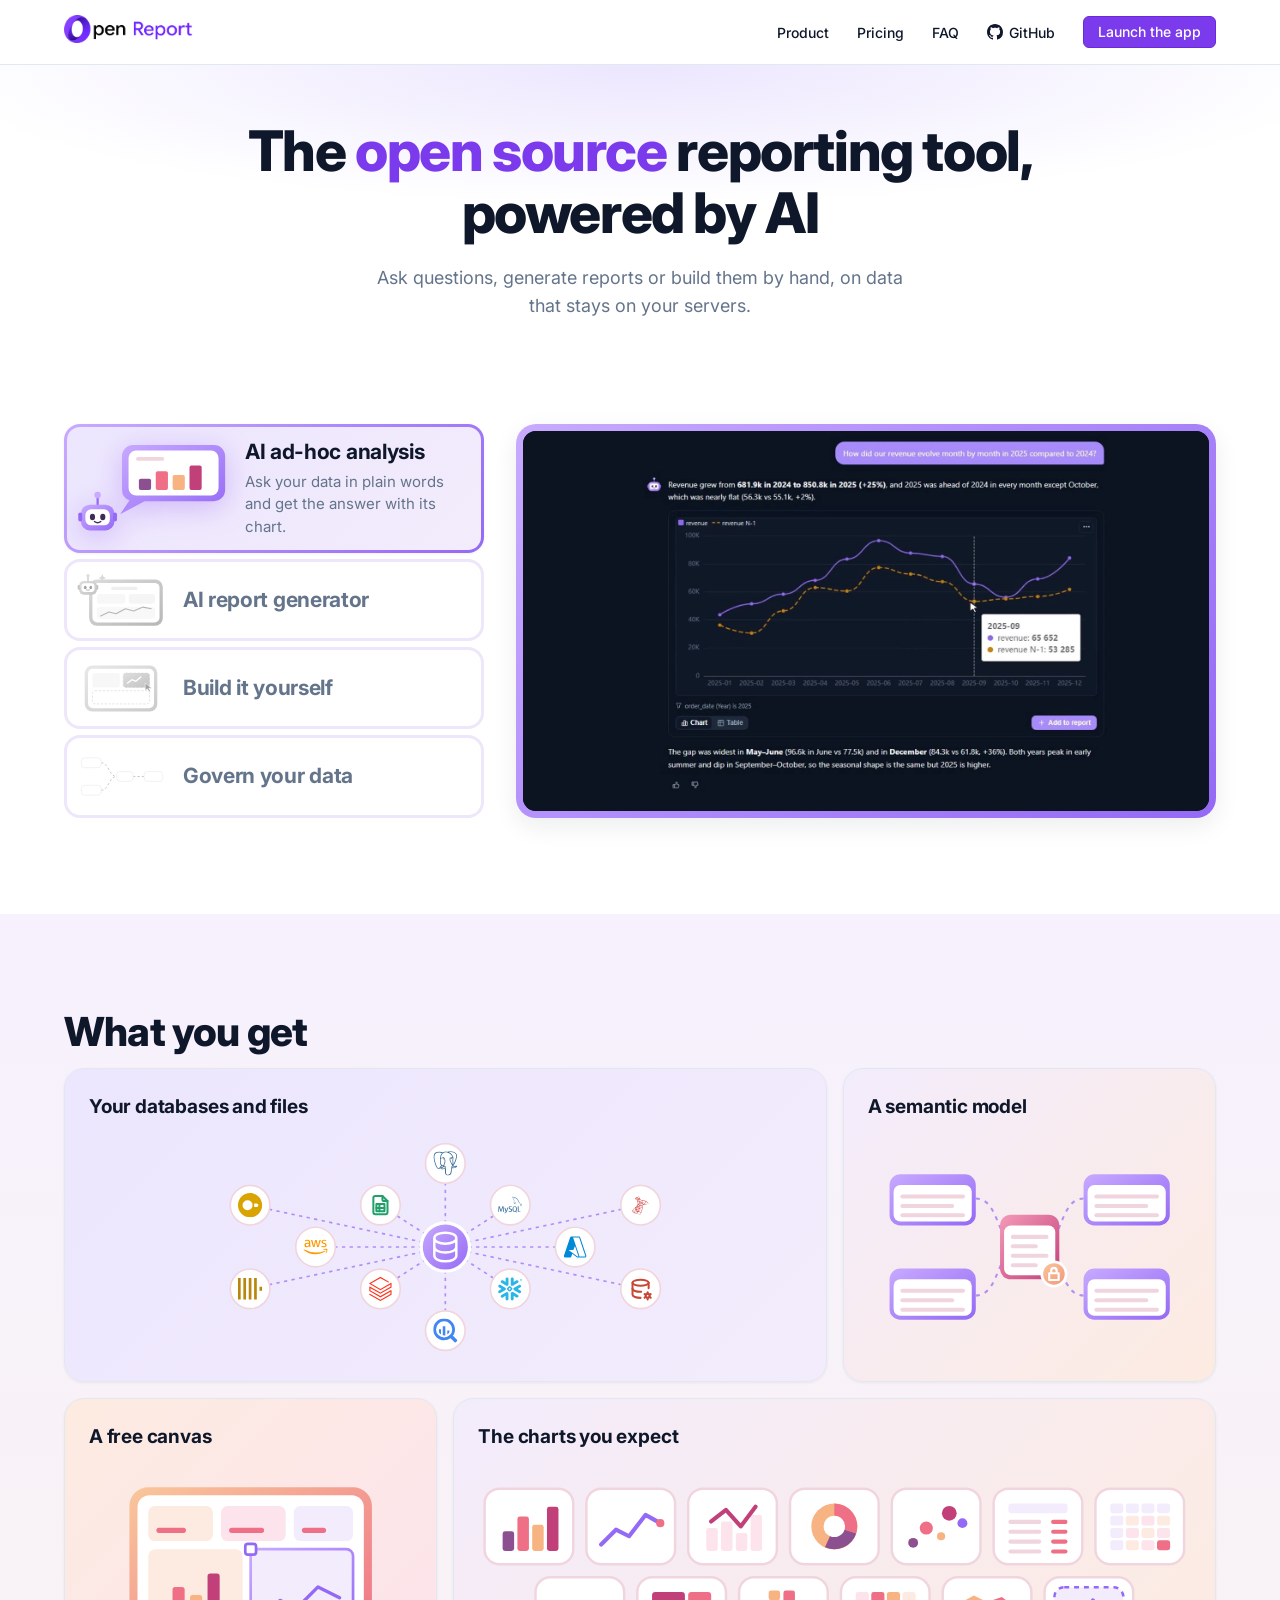
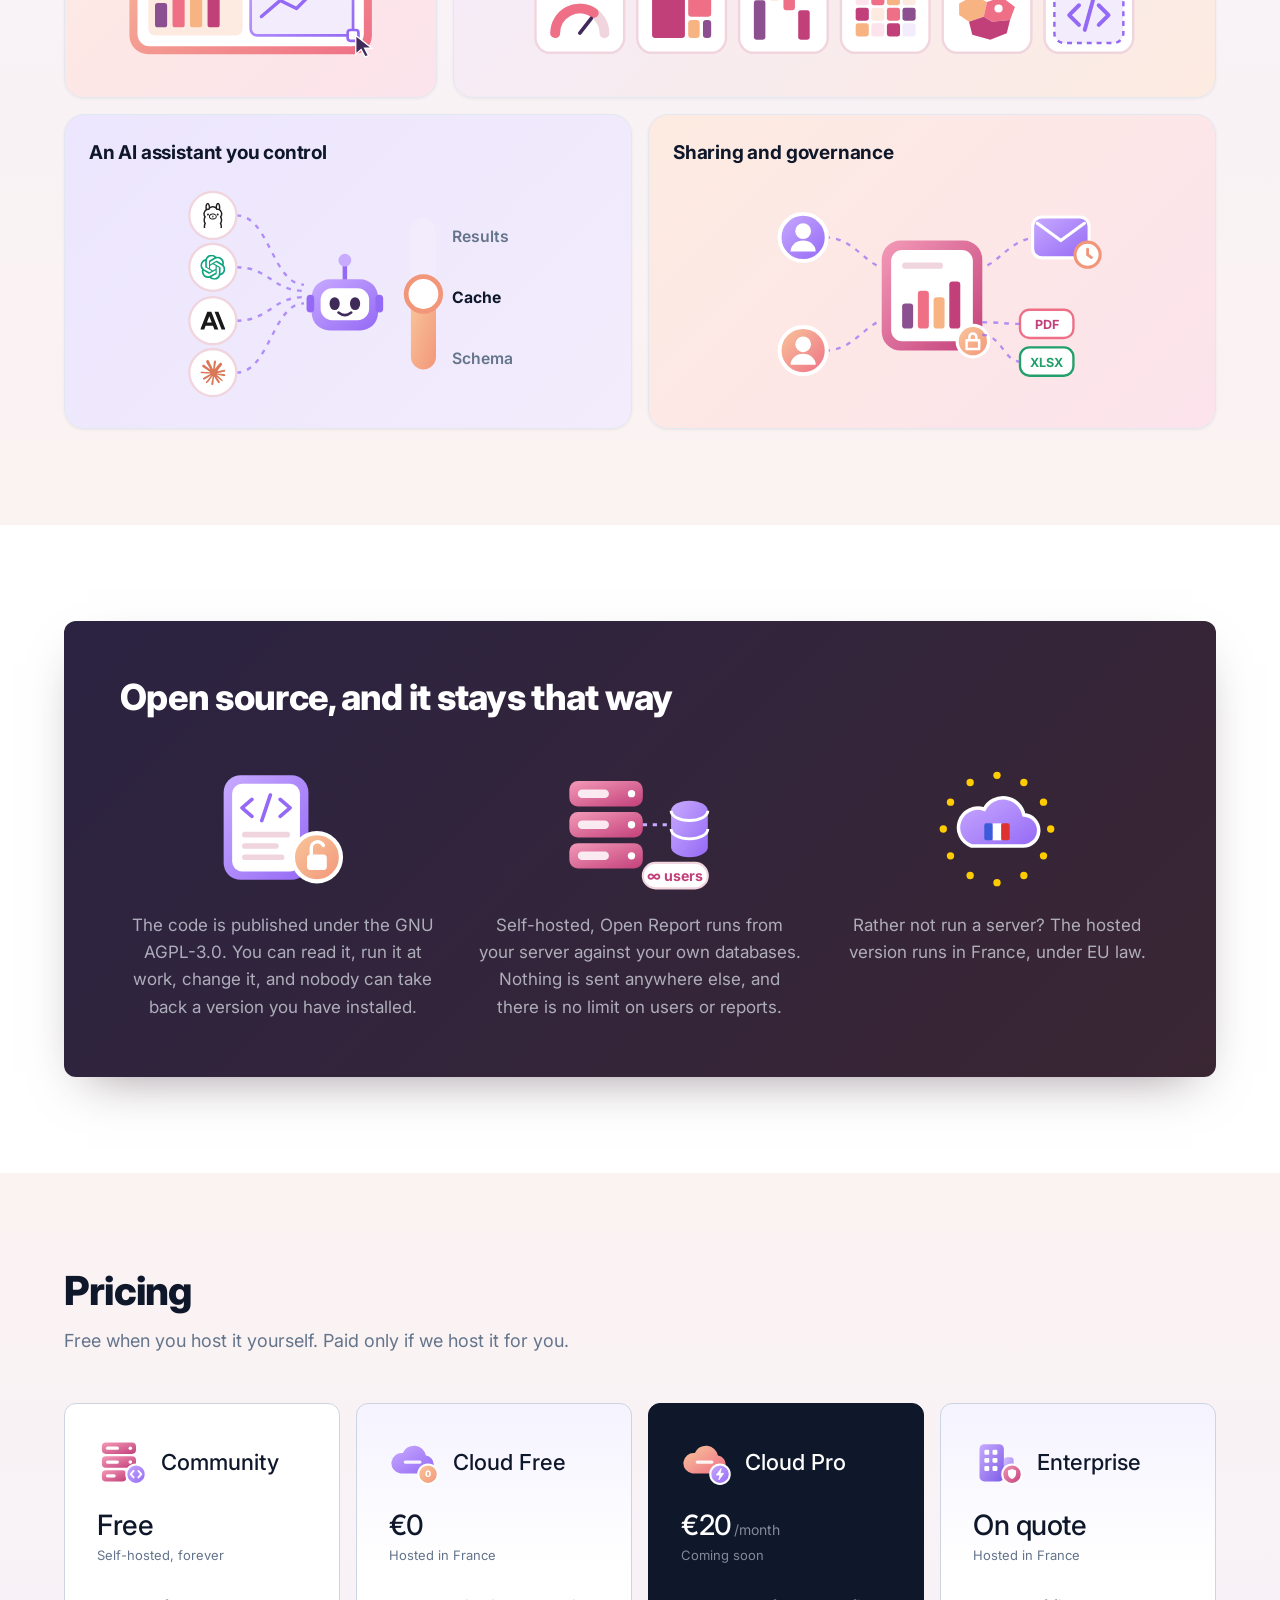
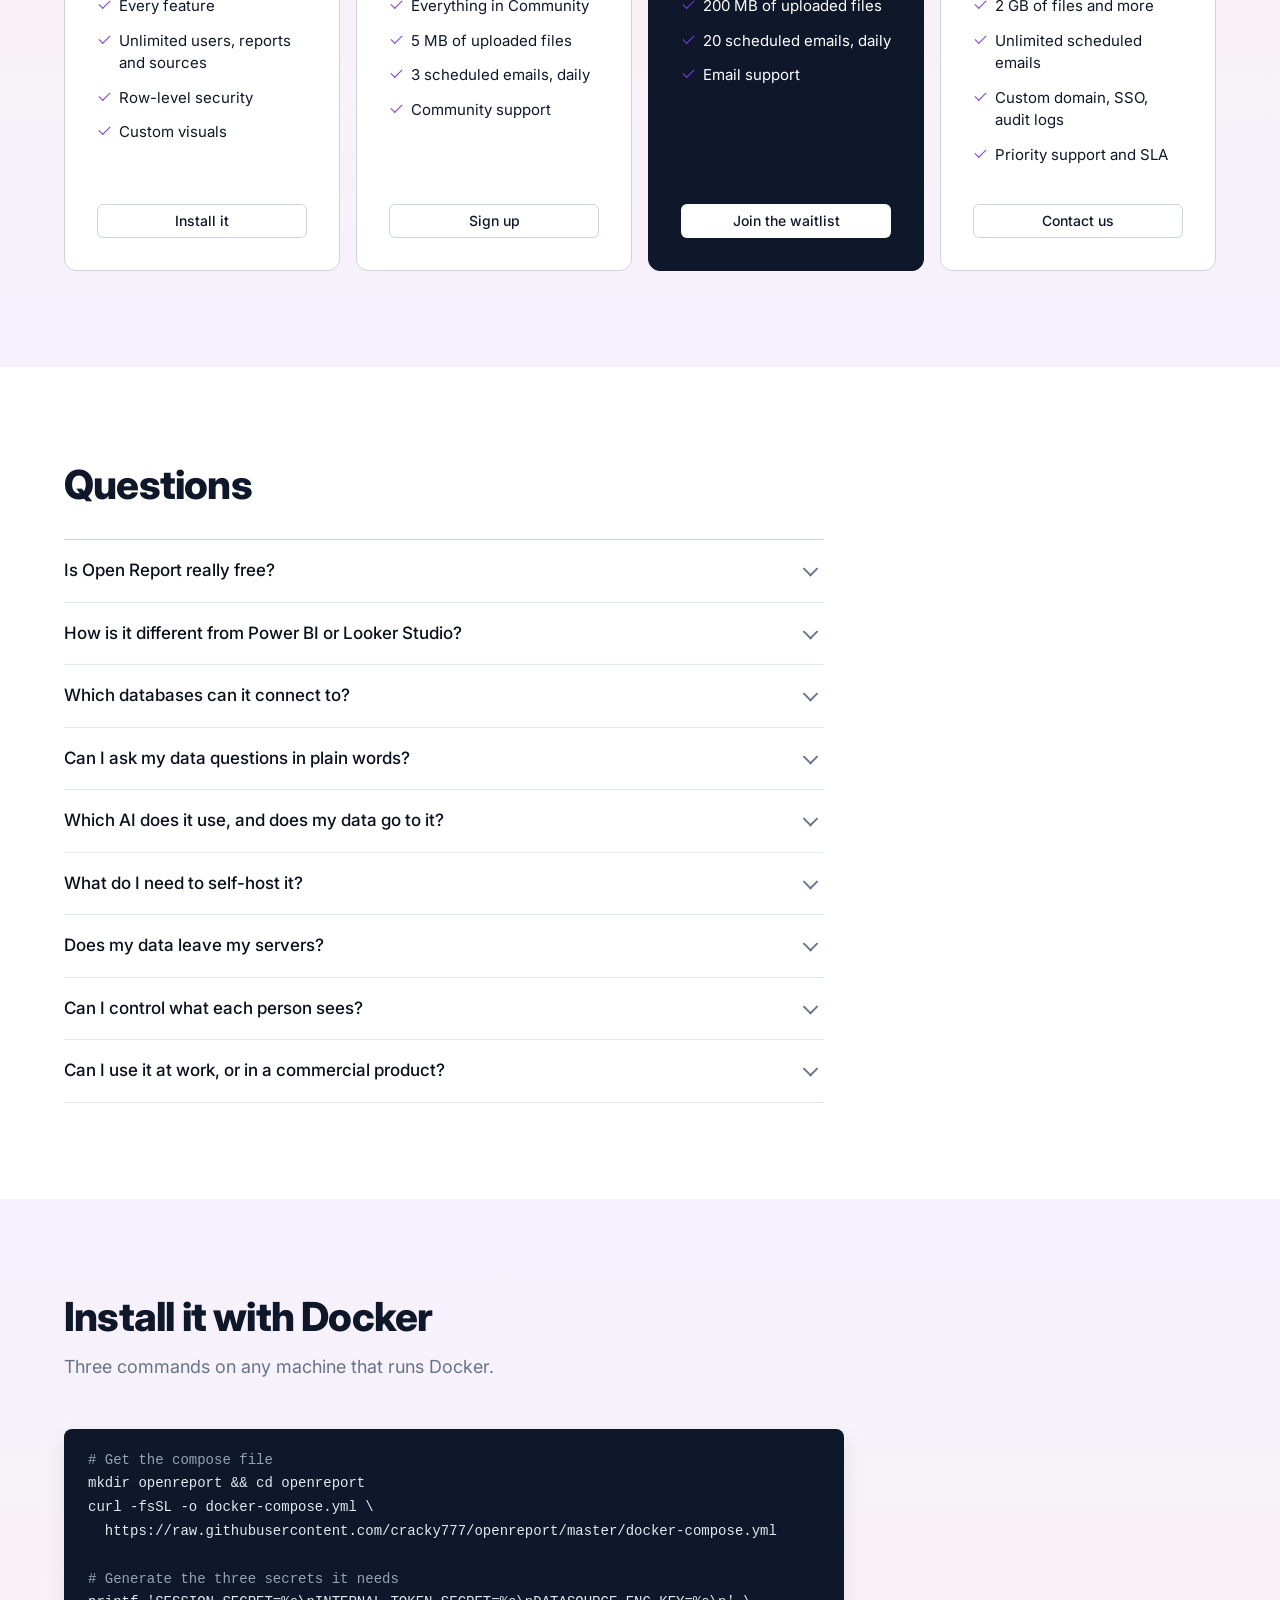
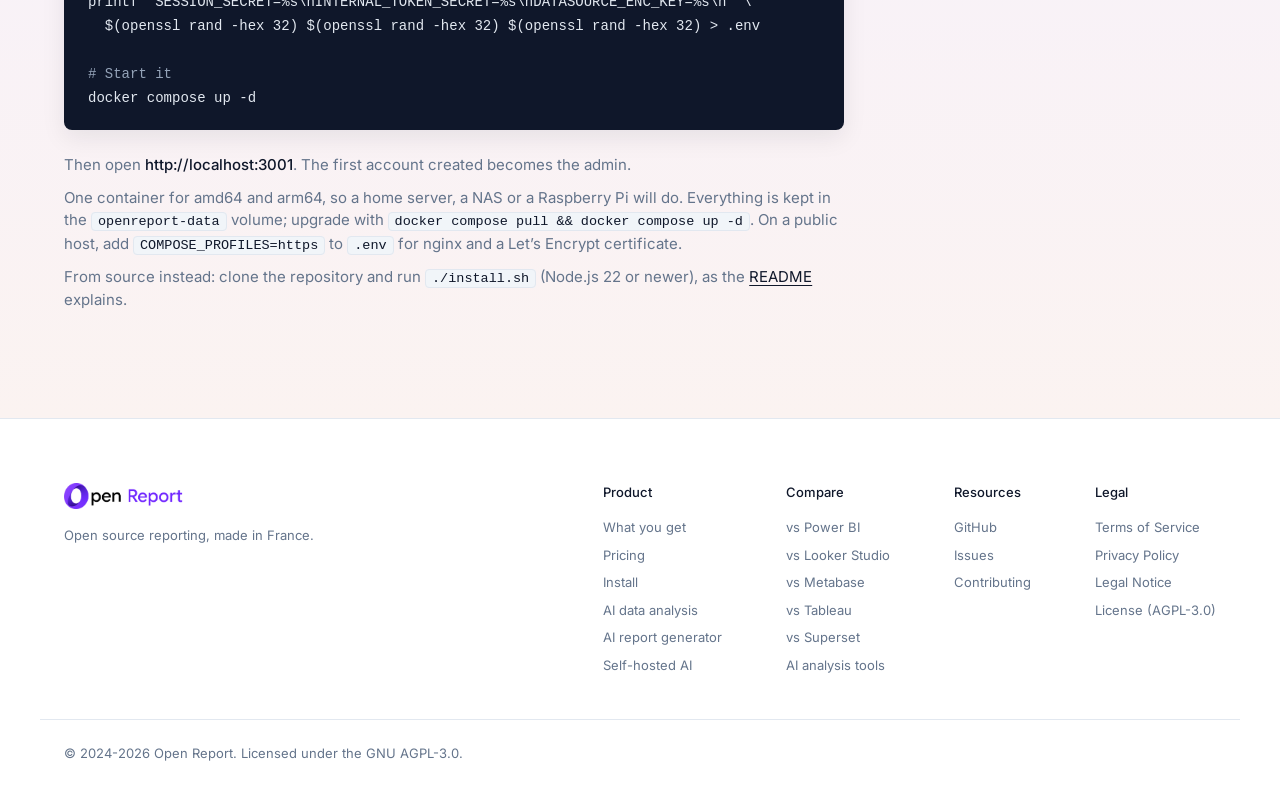
<file: index.html>
<!DOCTYPE html>
<html lang="en">
<head>
  <meta charset="UTF-8">
  <meta name="viewport" content="width=device-width, initial-scale=1.0">
  <title>Open Report — Open source reporting tool with AI ad-hoc analysis</title>
  <meta name="description" content="Open source reporting tool with AI: ad-hoc analysis in plain words, AI-generated reports and a drag-and-drop dashboard editor. Self-hosted and free, or hosted in France.">
  <meta name="author" content="Open Report">
  <meta name="theme-color" content="#ffffff" media="(prefers-color-scheme: light)">
  <meta name="theme-color" content="#0a0a14" media="(prefers-color-scheme: dark)">

  <!-- Canonical URL — avoids duplicate-content issues across http/https/www variants -->
  <link rel="canonical" href="https://openreport.io/">

  <!-- Open Graph (Facebook, LinkedIn, Slack, Discord, ...) — uses the
       1200x630 card. og-image.svg is the source; og-image.png is what is
       served, because most crawlers (LinkedIn, Slack, X, WhatsApp) do not
       render SVG and fall back to showing no image at all. Re-export the PNG
       from the SVG whenever the card changes. -->
  <meta property="og:type" content="website">
  <meta property="og:site_name" content="Open Report">
  <meta property="og:title" content="Open Report — Open source reporting tool with AI ad-hoc analysis">
  <meta property="og:description" content="Open source reporting and BI tool with AI ad-hoc analysis, an AI report generator and a drag-and-drop editor. Self-hosted or hosted in France 🇫🇷.">
  <meta property="og:url" content="https://openreport.io/">
  <meta property="og:image" content="https://openreport.io/og-image.png">
  <meta property="og:image:secure_url" content="https://openreport.io/og-image.png">
  <meta property="og:image:type" content="image/png">
  <meta property="og:image:width" content="1200">
  <meta property="og:image:height" content="630">
  <meta property="og:image:alt" content="Open Report, open source reporting you control">
  <meta property="og:locale" content="en_US">

  <!-- Twitter / X card -->
  <meta name="twitter:card" content="summary_large_image">
  <meta name="twitter:title" content="Open Report — Open source reporting tool with AI ad-hoc analysis">
  <meta name="twitter:description" content="Open source reporting and BI tool with AI ad-hoc analysis, an AI report generator and a drag-and-drop editor. Self-hosted or hosted in France 🇫🇷.">
  <meta name="twitter:image" content="https://openreport.io/og-image.png">
  <meta name="twitter:image:alt" content="Open Report, open source reporting you control">

  <!-- Search engine indexing hints -->
  <meta name="robots" content="index, follow">

  <link rel="icon" type="image/png" href="icon.png">
  <link rel="preconnect" href="https://fonts.googleapis.com">
  <link rel="preconnect" href="https://fonts.gstatic.com" crossorigin>
  <link href="https://fonts.googleapis.com/css2?family=Inter:wght@400;500;600;700;800&display=swap" rel="stylesheet">
  <link rel="stylesheet" href="style.css">

  <!-- Structured data — helps Google generate rich snippets (logo, description,
       and pricing range) directly in the search results. Two schemas:
       SoftwareApplication for the product, Organization for the brand. -->
  <script type="application/ld+json">
  {
    "@context": "https://schema.org",
    "@graph": [
      {
        "@type": "SoftwareApplication",
        "name": "Open Report",
        "applicationCategory": "BusinessApplication",
        "applicationSubCategory": "Business Intelligence, Reporting & AI Data Analysis",
        "operatingSystem": "Web, Linux, macOS, Windows (self-hosted via Docker)",
        "description": "Open source reporting tool powered by AI: ask your data questions in plain words (AI ad-hoc analysis), describe a report and let the AI generate it, or build dashboards by hand on a drag-and-drop canvas. Semantic model, row-level security, scheduled email reports, ten databases plus CSV and Excel files. A self-hostable alternative to Power BI, Looker Studio and Metabase.",
        "keywords": "open source reporting tool, open source report builder, open source BI, open source AI tool, AI ad-hoc analysis, AI report generator, AI data analysis, natural language to SQL, self-hosted dashboards, Power BI alternative",
        "isAccessibleForFree": true,
        "downloadUrl": "https://github.com/cracky777/openreport",
        "url": "https://openreport.io/",
        "image": "https://openreport.io/og-image.png",
        "license": "https://github.com/cracky777/openreport/blob/master/LICENSE",
        "softwareVersion": "0.6.0",
        "offers": [
          {
            "@type": "Offer",
            "name": "Community (self-hosted)",
            "price": "0",
            "priceCurrency": "EUR",
            "description": "Free and open source under the GNU AGPL-3.0 — run it on your own infrastructure"
          },
          {
            "@type": "Offer",
            "name": "Cloud Free",
            "price": "0",
            "priceCurrency": "EUR",
            "description": "Hosted in France 🇫🇷 — 5 MB total uploads, 3 scheduled emails (1/day per schedule), community support"
          },
          {
            "@type": "Offer",
            "name": "Cloud Pro",
            "price": "20",
            "priceCurrency": "EUR",
            "description": "Hosted in France 🇫🇷 — 200 MB total uploads, 20 scheduled emails (1/day per schedule), email support"
          },
          {
            "@type": "Offer",
            "name": "Cloud Enterprise",
            "priceCurrency": "EUR",
            "description": "Hosted in France 🇫🇷 — 2 GB+ uploads, unlimited scheduled emails (any frequency), custom domain, SSO, audit logs, priority support & SLA"
          }
        ],
        "featureList": [
          "AI ad-hoc analysis: ask your data in plain words",
          "AI report generator: describe a report, the AI builds it",
          "Bring your own AI: local models (Ollama, LM Studio), OpenAI-compatible APIs, Anthropic",
          "Data lineage from OpenMetadata",
          "Drag-and-drop canvas",
          "Row-level security",
          "Scheduled email reports (PDF attached)",
          "Team workspaces with roles",
          "Multi-page reports",
          "Custom measures (SQL expressions)",
          "12+ visualization types",
          "Cross-filtering and drill-down",
          "Multi-database (PostgreSQL, MySQL, SQL Server, Azure SQL, Oracle, Snowflake, BigQuery, Databricks, ClickHouse, Redshift) and CSV / Excel files",
          "Export to PDF / PNG / Excel",
          "Public sharing links",
          "Light / dark themes & custom palettes"
        ]
      },
      {
        "@type": "FAQPage",
        "mainEntity": [
          {
            "@type": "Question",
            "name": "Is Open Report really free?",
            "acceptedAnswer": {
              "@type": "Answer",
              "text": "Yes. The self-hosted Community edition is free forever under the GNU AGPL-3.0: every feature, no user limit, no expiring trial. The hosted Cloud is a separate, optional service with a free tier and paid plans, for people who would rather not run a server."
            }
          },
          {
            "@type": "Question",
            "name": "How is it different from Power BI or Looker Studio?",
            "acceptedAnswer": {
              "@type": "Answer",
              "text": "You run it. The application sits on your infrastructure, queries your databases from there, and the data never travels to a vendor. Pricing is not per seat, so adding readers costs nothing. And the source is readable and forkable, which means the tool cannot be discontinued, re-priced or feature-gated out from under you. Point by point: Open Report vs Power BI, vs Looker Studio, vs Metabase."
            }
          },
          {
            "@type": "Question",
            "name": "Which databases can it connect to?",
            "acceptedAnswer": {
              "@type": "Answer",
              "text": "PostgreSQL, MySQL, SQL Server, Azure SQL, Oracle, Snowflake, Google BigQuery, Databricks, ClickHouse and Redshift. CSV and Excel files can be imported directly and are queried through DuckDB."
            }
          },
          {
            "@type": "Question",
            "name": "Can I ask my data questions in plain words?",
            "acceptedAnswer": {
              "@type": "Answer",
              "text": "Yes. Type a question in any language and the AI answers with the figures and the chart that shows them: ad-hoc analysis without writing SQL or building a report first. Ask it for a whole report and it generates the pages, which you can then edit by hand."
            }
          },
          {
            "@type": "Question",
            "name": "Which AI does it use, and does my data go to it?",
            "acceptedAnswer": {
              "@type": "Answer",
              "text": "The one you choose: a local model through Ollama or LM Studio, any OpenAI-compatible API, Anthropic, or your own Claude subscription. The administrator decides what the AI may read: the schema only, the schema and cached aggregates, or query results. With a local model, nothing leaves your servers."
            }
          },
          {
            "@type": "Question",
            "name": "What do I need to self-host it?",
            "acceptedAnswer": {
              "@type": "Answer",
              "text": "Docker. One docker-compose.yml runs the published image (amd64 and arm64) as a single container: download it, generate three secrets, run docker compose up -d. A home server, a NAS or a Raspberry Pi is enough. You can also run it from source on a server with Node.js 22 or newer."
            }
          },
          {
            "@type": "Question",
            "name": "Does my data leave my servers?",
            "acceptedAnswer": {
              "@type": "Answer",
              "text": "Not when you self-host: the SQL runs from your own server against your own databases, and nothing is sent anywhere else. If you choose the hosted Cloud instead, it runs on European infrastructure in France."
            }
          },
          {
            "@type": "Question",
            "name": "Can I control what each person sees?",
            "acceptedAnswer": {
              "@type": "Answer",
              "text": "Yes. Row-level security filters the rows a user is allowed to read, at the semantic-model level, so it applies to every report built on that model. Workspaces and roles control who can view, edit or administer."
            }
          },
          {
            "@type": "Question",
            "name": "Can I use it at work, or in a commercial product?",
            "acceptedAnswer": {
              "@type": "Answer",
              "text": "Yes. The AGPL-3.0 permits commercial use. The one obligation it adds: if you modify Open Report and offer the modified version to others over a network, you have to publish those modifications under the same licence. Using it unmodified, internally or with customers, requires nothing of you."
            }
          }
        ]
      },
      {
        "@type": "Organization",
        "name": "Open Report",
        "url": "https://openreport.io/",
        "logo": "https://openreport.io/logo.png",
        "sameAs": [
          "https://github.com/cracky777/openreport"
        ]
      }
    ]
  }
  </script>
</head>
<body>

  <nav class="nav">
    <div class="container nav-inner">
      <a href="/" class="logo">
        <picture>
          <source srcset="logo-dark.png" media="(prefers-color-scheme: dark)">
          <img src="logo.png" alt="Open Report" class="logo-img" width="341" height="72">
        </picture>
      </a>
      <div class="nav-links">
        <a href="#product">Product</a>
        <a href="#pricing">Pricing</a>
        <a href="#faq">FAQ</a>
        <a href="https://github.com/cracky777/openreport" target="_blank" rel="noopener" class="nav-github"><svg width="16" height="16" viewBox="0 0 24 24" fill="currentColor" aria-hidden="true"><path d="M12 0C5.37 0 0 5.37 0 12c0 5.31 3.435 9.795 8.205 11.385.6.105.825-.255.825-.57 0-.285-.015-1.23-.015-2.235-3.015.555-3.795-.735-4.035-1.41-.135-.345-.72-1.41-1.23-1.695-.42-.225-1.02-.78-.015-.795.945-.015 1.62.87 1.845 1.23 1.08 1.815 2.805 1.305 3.495.99.105-.78.42-1.305.765-1.605-2.67-.3-5.46-1.335-5.46-5.925 0-1.305.465-2.385 1.23-3.225-.12-.3-.54-1.53.12-3.18 0 0 1.005-.315 3.3 1.23.96-.27 1.98-.405 3-.405s2.04.135 3 .405c2.295-1.56 3.3-1.23 3.3-1.23.66 1.65.24 2.88.12 3.18.765.84 1.23 1.905 1.23 3.225 0 4.605-2.805 5.625-5.475 5.925.435.375.81 1.095.81 2.22 0 1.605-.015 2.895-.015 3.3 0 .315.225.69.825.57A12.02 12.02 0 0024 12c0-6.63-5.37-12-12-12z"/></svg>GitHub</a>
        <a href="https://app.openreport.io" class="btn btn-primary btn-sm">Launch the app</a>
      </div>
      <button class="nav-toggle" type="button" aria-label="Menu" onclick="document.querySelector('.nav-links').classList.toggle('open')">
        <span></span><span></span><span></span>
      </button>
    </div>
  </nav>

  <header class="hero">
    <div class="container">
      <h1>The <span class="hero-accent">open source</span> reporting tool, powered by AI</h1>
      <p class="hero-sub">Ask questions, generate reports or build them by hand, on data that stays on your servers.</p>
    </div>
  </header>

  <!-- Uses of the tool, recorded on a demo instance (1600 x 900 MP4, muted:
       they play like GIFs at a tenth of the weight). Each use is a card with
       its scene, drawn like the app's own illustrations (the assistant's robot at work, the page built by hand, the
       lineage; OpenMetadata's mark, Apache 2.0, before its name); the open card's scene comes alive and its recording
       plays on the right, then the next card opens when it ends. -->
  <section class="tour" aria-label="Open Report in use" data-tour>
    <div class="container tour-grid">
      <ol class="tiles">
        <li class="tile" data-tile>
          <button type="button" class="tile-btn" aria-label="AI ad-hoc analysis"></button>
          <svg class="tour-scene" viewBox="0 0 160 96" width="120" height="72" aria-hidden="true">
            <defs><linearGradient id="sc-b1" x1="0" y1="0" x2="1" y2="1"><stop offset="0" stop-color="#C8AAFF"/><stop offset="1" stop-color="#9469F5"/></linearGradient></defs>
            <path fill="url(#sc-b1)" d="M60 2H146a12 12 0 0 1 12 12V50a12 12 0 0 1-12 12H72L46 76l10-15a12 12 0 0 1-8-11V14a12 12 0 0 1 12-12z"/>
            <rect x="55" y="8" width="96" height="48" rx="8" fill="#fff"/>
            <rect x="63" y="15" width="30" height="4" rx="2" fill="#F1D5DE"/>
            <rect class="sc-bar" x="66" y="38" width="13" height="12" rx="2" fill="#8C4F8F"/><rect class="sc-bar sc-d1" x="84" y="30" width="13" height="20" rx="2" fill="#EE6F86"/><rect class="sc-bar sc-d2" x="102" y="34" width="13" height="16" rx="2" fill="#F7B382"/><rect class="sc-bar sc-d3" x="120" y="24" width="13" height="26" rx="2" fill="#C2407A"/>
            <g class="sc-bob"><svg x="0" y="50" width="44" height="44" viewBox="-5 21 64 64" overflow="visible"><defs><linearGradient id="sc-r1" x1="0" y1="0" x2="1" y2="1"><stop offset="0" stop-color="#C8AAFF"/><stop offset="1" stop-color="#9469F5"/></linearGradient></defs><path d="M27 32V44" stroke="#9469F5" stroke-width="3.5" stroke-linecap="round"/><circle cx="27" cy="29" r="5" fill="#C8AAFF"/><rect x="1" y="44" width="52" height="40" rx="14" fill="url(#sc-r1)"/><rect x="8" y="51" width="38" height="25" rx="9" fill="#fff"/><g class="sc-eyes"><ellipse cx="19" cy="63" rx="4" ry="5" fill="#3F2A5A"/><ellipse cx="35" cy="63" rx="4" ry="5" fill="#3F2A5A"/></g><path d="M22 70q5 4 10 0" stroke="#3F2A5A" stroke-width="2" fill="none" stroke-linecap="round"/><rect x="-3" y="56" width="6" height="14" rx="3" fill="#9469F5"/><rect x="51" y="56" width="6" height="14" rx="3" fill="#9469F5"/></svg></g>
          </svg>
          <div class="tile-text"><h3>AI ad-hoc analysis</h3><p>Ask your data in plain words and get the answer with its chart.</p></div>
        </li>
        <li class="tile" data-tile>
          <button type="button" class="tile-btn" aria-label="AI report generator"></button>
          <svg class="tour-scene" viewBox="0 0 160 96" width="120" height="72" aria-hidden="true">
            <defs><linearGradient id="sc-p2" x1="0" y1="0" x2="1" y2="1"><stop offset="0" stop-color="#F49AB8"/><stop offset="1" stop-color="#C2407A"/></linearGradient></defs>
            <rect x="22" y="10" width="134" height="84" rx="14" fill="url(#sc-p2)"/>
            <rect x="28" y="16" width="122" height="72" rx="9" fill="#fff"/>
            <rect class="sc-pop" x="62" y="23" width="48" height="6" rx="3" fill="#F1D5DE"/>
            <rect class="sc-pop" x="36" y="36" width="52" height="18" rx="5" fill="#FDEBE1"/><rect class="sc-pop" x="94" y="36" width="48" height="18" rx="5" fill="#FCE3EC"/>
            <g class="sc-pop"><rect x="36" y="60" width="106" height="21" rx="5" fill="#F3ECFC"/><path d="M43 76l15-7 13 3 17-9 15 4 17-7 15 3" class="sc-trend"/></g>
            <g class="sc-bob"><svg x="0" y="-2" width="40" height="40" viewBox="-5 21 64 64" overflow="visible"><defs><linearGradient id="sc-r2" x1="0" y1="0" x2="1" y2="1"><stop offset="0" stop-color="#C8AAFF"/><stop offset="1" stop-color="#9469F5"/></linearGradient></defs><path d="M27 32V44" stroke="#9469F5" stroke-width="3.5" stroke-linecap="round"/><circle cx="27" cy="29" r="5" fill="#C8AAFF"/><rect x="1" y="44" width="52" height="40" rx="14" fill="url(#sc-r2)"/><rect x="8" y="51" width="38" height="25" rx="9" fill="#fff"/><g class="sc-eyes"><ellipse cx="19" cy="63" rx="4" ry="5" fill="#3F2A5A"/><ellipse cx="35" cy="63" rx="4" ry="5" fill="#3F2A5A"/></g><path d="M22 70q5 4 10 0" stroke="#3F2A5A" stroke-width="2" fill="none" stroke-linecap="round"/><rect x="-3" y="56" width="6" height="14" rx="3" fill="#9469F5"/><rect x="51" y="56" width="6" height="14" rx="3" fill="#9469F5"/></svg></g>
            <path class="sc-spark" d="M46 0l2 5 5 2-5 2-2 5-2-5-5-2 5-2z"/>
          </svg>
          <div class="tile-text"><h3>AI report generator</h3><p>Describe the report you need and the AI builds it, page by page.</p></div>
        </li>
        <li class="tile" data-tile>
          <button type="button" class="tile-btn" aria-label="Build it yourself"></button>
          <svg class="tour-scene" viewBox="0 0 160 96" width="120" height="72" aria-hidden="true">
            <defs><linearGradient id="sc-p3" x1="0" y1="0" x2="1" y2="1"><stop offset="0" stop-color="#F9C79B"/><stop offset="1" stop-color="#EE6F86"/></linearGradient><linearGradient id="sc-k3" x1="0" y1="0" x2="1" y2="1"><stop offset="0" stop-color="#C8AAFF"/><stop offset="1" stop-color="#9469F5"/></linearGradient></defs>
            <rect x="14" y="6" width="132" height="84" rx="14" fill="url(#sc-p3)"/>
            <rect x="20" y="12" width="120" height="72" rx="9" fill="#fff"/>
            <rect x="28" y="20" width="50" height="26" rx="5" fill="#FDEBE1"/>
            <rect x="84" y="20" width="48" height="26" rx="5" class="sc-slot"/>
            <rect x="28" y="52" width="104" height="24" rx="5" class="sc-slot"/>
            <g class="sc-drag"><rect x="84" y="20" width="48" height="26" rx="5" fill="url(#sc-k3)"/><path d="M92 38l8-6 7 3 9-8" stroke="#fff" stroke-width="2.5" fill="none" stroke-linecap="round" stroke-linejoin="round"/><path d="M0 0v14l4-3.5 3 5.5 2.5-1-2.9-5.5H12z" transform="translate(124 38)" class="sc-cursor"/></g>
          </svg>
          <div class="tile-text"><h3>Build it yourself</h3><p>Build or fine-tune any report by hand, the way an analyst works.</p>
          <a class="tile-try" href="https://demo.openreport.io">Try the editor</a></div>
        </li>
        <li class="tile" data-tile>
          <button type="button" class="tile-btn" aria-label="Govern your data"></button>
          <svg class="tour-scene" viewBox="0 0 160 96" width="120" height="72" aria-hidden="true">
            <path d="M44 23c14 0 14 25 28 25M44 73c14 0 14-25 28-25M102 48h20" class="sc-edge"/>
            <rect class="sc-node sc-n3" x="8" y="14" width="36" height="18" rx="6"/><rect class="sc-node sc-n3" x="8" y="64" width="36" height="18" rx="6"/>
            <rect class="sc-node sc-n2" x="72" y="39" width="30" height="18" rx="6"/>
            <rect class="sc-node sc-n1" x="122" y="39" width="34" height="18" rx="6"/>
          </svg>
          <div class="tile-text"><h3>Govern your data</h3><p>Ask where a number comes from: the lineage is read from <span class="om-name"><svg class="om-mark" viewBox="0 0 53 64" aria-hidden="true"><defs><linearGradient id="om-mark-g" x1="26.5" y1="18.8" x2="26.5" y2="64" gradientUnits="userSpaceOnUse"><stop stop-color="#35198E"/><stop offset="1" stop-color="#8D6AF1"/></linearGradient></defs><path d="M0 13v37.66C.11 58.04 11.94 64 26.5 64S52.89 58.04 53 50.66V13c-.11 7.38-11.94 13.34-26.5 13.34S.11 20.38 0 13z" fill="url(#om-mark-g)"/><path fill-rule="evenodd" d="M26.5 27C41.14 27 53 20.96 53 13.5S41.14 0 26.5 0 0 6.04 0 13.5 11.86 27 26.5 27zm.1-6.59c7.32 0 13.26-3.02 13.26-6.75s-5.94-6.75-13.26-6.75-13.25 3.02-13.25 6.75 5.93 6.75 13.25 6.75z" fill="#8D6AF1"/><path d="M18.13 45.7v8.68c0 .77-.83 1.25-1.5.87l-6.96-3.98a1 1 0 0 1-.5-.87V30.15c0-.78.85-1.26 1.52-.85l15.35 9.32c.32.2.71.2 1.03.01l15.79-9.36c.67-.4 1.51.09 1.51.86v20.68c0 .37-.21.71-.54.89l-6.96 3.64a1 1 0 0 1-1.46-.89v-8.79c0-.77-.83-1.25-1.5-.87l-6.85 3.88a1 1 0 0 1-1-.01l-6.42-3.82c-.67-.4-1.51.08-1.51.86z" fill="#fff"/></svg>OpenMetadata</span>.</p></div>
        </li>
      </ol>
      <div class="tour-wrap">
        <div class="tour-screen">
          <video src="videos/ask.mp4" poster="img/ask.jpg" muted playsinline preload="auto" width="1600" height="900" aria-label="Asking Open Report questions about sales: the answers come with charts"></video>
          <video src="videos/create.mp4" poster="img/create.jpg" muted playsinline preload="metadata" width="1600" height="900" aria-label="A sales report requested in one sentence, built and designed by the assistant"></video>
          <video src="videos/build.mp4" poster="img/build.jpg" muted playsinline preload="metadata" width="1600" height="900" aria-label="A bar chart built by dragging fields onto the page in the editor"></video>
          <video src="videos/govern.mp4" poster="img/govern.jpg" muted playsinline preload="metadata" width="1600" height="900" aria-label="Asking where the revenue figure comes from: the assistant answers from the OpenMetadata lineage"></video>
        </div>
      </div>
    </div>
  </section>

  <section id="product" class="product">
    <div class="container">
      <h2>What you get</h2>
<!-- What you get: six cards of different sizes, all visible at once, the
           connectors and the charts on the two wide ones. Drawn like the app's
           own illustrations, with its connector marks; over a mark, its name. -->
      <div class="bento" data-bento>
        <article class="bento-card bento-wide tone-1" id="wg-sources">
          <h3>Your databases and files</h3>
          <svg class="bento-art" viewBox="0 0 480 200" aria-hidden="true"><defs><linearGradient id="or-c" x1="0" y1="0" x2="1" y2="1"><stop offset="0" stop-color="#C8AAFF"/><stop offset="1" stop-color="#9469F5"/></linearGradient></defs><path class="or-link" d="M240 100L240.0 24.0 M240 100L299.0 61.9 M240 100L417.5 62.0 M240 100L358.0 100.0 M240 100L417.5 138.0 M240 100L299.0 138.1 M240 100L240.0 176.0 M240 100L181.0 138.1 M240 100L62.5 138.0 M240 100L122.0 100.0 M240 100L62.5 62.0 M240 100L181.0 61.9"/><g class="or-star" data-name="PostgreSQL" style="--i:0"><circle cx="240.0" cy="24.0" r="18" fill="#fff" stroke="#F1D5DE" stroke-width="1.5"/><svg stroke="currentColor" fill="currentColor" stroke-width="0" role="img" viewBox="0 0 24 24" x="229" y="13" width="22" height="22" color="#336791"><path d="M23.5594 14.7228a.5269.5269 0 0 0-.0563-.1191c-.139-.2632-.4768-.3418-1.0074-.2321-1.6533.3411-2.2935.1312-2.5256-.0191 1.342-2.0482 2.445-4.522 3.0411-6.8297.2714-1.0507.7982-3.5237.1222-4.7316a1.5641 1.5641 0 0 0-.1509-.235C21.6931.9086 19.8007.0248 17.5099.0005c-1.4947-.0158-2.7705.3461-3.1161.4794a9.449 9.449 0 0 0-.5159-.0816 8.044 8.044 0 0 0-1.3114-.1278c-1.1822-.0184-2.2038.2642-3.0498.8406-.8573-.3211-4.7888-1.645-7.2219.0788C.9359 2.1526.3086 3.8733.4302 6.3043c.0409.818.5069 3.334 1.2423 5.7436.4598 1.5065.9387 2.7019 1.4334 3.582.553.9942 1.1259 1.5933 1.7143 1.7895.4474.1491 1.1327.1441 1.8581-.7279.8012-.9635 1.5903-1.8258 1.9446-2.2069.4351.2355.9064.3625 1.39.3772a.0569.0569 0 0 0 .0004.0041 11.0312 11.0312 0 0 0-.2472.3054c-.3389.4302-.4094.5197-1.5002.7443-.3102.064-1.1344.2339-1.1464.8115-.0025.1224.0329.2309.0919.3268.2269.4231.9216.6097 1.015.6331 1.3345.3335 2.5044.092 3.3714-.6787-.017 2.231.0775 4.4174.3454 5.0874.2212.5529.7618 1.9045 2.4692 1.9043.2505 0 .5263-.0291.8296-.0941 1.7819-.3821 2.5557-1.1696 2.855-2.9059.1503-.8707.4016-2.8753.5388-4.1012.0169-.0703.0357-.1207.057-.1362.0007-.0005.0697-.0471.4272.0307a.3673.3673 0 0 0 .0443.0068l.2539.0223.0149.001c.8468.0384 1.9114-.1426 2.5312-.4308.6438-.2988 1.8057-1.0323 1.5951-1.6698zM2.371 11.8765c-.7435-2.4358-1.1779-4.8851-1.2123-5.5719-.1086-2.1714.4171-3.6829 1.5623-4.4927 1.8367-1.2986 4.8398-.5408 6.108-.13-.0032.0032-.0066.0061-.0098.0094-2.0238 2.044-1.9758 5.536-1.9708 5.7495-.0002.0823.0066.1989.0162.3593.0348.5873.0996 1.6804-.0735 2.9184-.1609 1.1504.1937 2.2764.9728 3.0892.0806.0841.1648.1631.2518.2374-.3468.3714-1.1004 1.1926-1.9025 2.1576-.5677.6825-.9597.5517-1.0886.5087-.3919-.1307-.813-.5871-1.2381-1.3223-.4796-.839-.9635-2.0317-1.4155-3.5126zm6.0072 5.0871c-.1711-.0428-.3271-.1132-.4322-.1772.0889-.0394.2374-.0902.4833-.1409 1.2833-.2641 1.4815-.4506 1.9143-1.0002.0992-.126.2116-.2687.3673-.4426a.3549.3549 0 0 0 .0737-.1298c.1708-.1513.2724-.1099.4369-.0417.156.0646.3078.26.3695.4752.0291.1016.0619.2945-.0452.4444-.9043 1.2658-2.2216 1.2494-3.1676 1.0128zm2.094-3.988-.0525.141c-.133.3566-.2567.6881-.3334 1.003-.6674-.0021-1.3168-.2872-1.8105-.8024-.6279-.6551-.9131-1.5664-.7825-2.5004.1828-1.3079.1153-2.4468.079-3.0586-.005-.0857-.0095-.1607-.0122-.2199.2957-.2621 1.6659-.9962 2.6429-.7724.4459.1022.7176.4057.8305.928.5846 2.7038.0774 3.8307-.3302 4.7363-.084.1866-.1633.3629-.2311.5454zm7.3637 4.5725c-.0169.1768-.0358.376-.0618.5959l-.146.4383a.3547.3547 0 0 0-.0182.1077c-.0059.4747-.054.6489-.115.8693-.0634.2292-.1353.4891-.1794 1.0575-.11 1.4143-.8782 2.2267-2.4172 2.5565-1.5155.3251-1.7843-.4968-2.0212-1.2217a6.5824 6.5824 0 0 0-.0769-.2266c-.2154-.5858-.1911-1.4119-.1574-2.5551.0165-.5612-.0249-1.9013-.3302-2.6462.0044-.2932.0106-.5909.019-.8918a.3529.3529 0 0 0-.0153-.1126 1.4927 1.4927 0 0 0-.0439-.208c-.1226-.4283-.4213-.7866-.7797-.9351-.1424-.059-.4038-.1672-.7178-.0869.067-.276.1831-.5875.309-.9249l.0529-.142c.0595-.16.134-.3257.213-.5012.4265-.9476 1.0106-2.2453.3766-5.1772-.2374-1.0981-1.0304-1.6343-2.2324-1.5098-.7207.0746-1.3799.3654-1.7088.5321a5.6716 5.6716 0 0 0-.1958.1041c.0918-1.1064.4386-3.1741 1.7357-4.4823a4.0306 4.0306 0 0 1 .3033-.276.3532.3532 0 0 0 .1447-.0644c.7524-.5706 1.6945-.8506 2.802-.8325.4091.0067.8017.0339 1.1742.081 1.939.3544 3.2439 1.4468 4.0359 2.3827.8143.9623 1.2552 1.9315 1.4312 2.4543-1.3232-.1346-2.2234.1268-2.6797.779-.9926 1.4189.543 4.1729 1.2811 5.4964.1353.2426.2522.4522.2889.5413.2403.5825.5515.9713.7787 1.2552.0696.087.1372.1714.1885.245-.4008.1155-1.1208.3825-1.0552 1.717-.0123.1563-.0423.4469-.0834.8148-.0461.2077-.0702.4603-.0994.7662zm.8905-1.6211c-.0405-.8316.2691-.9185.5967-1.0105a2.8566 2.8566 0 0 0 .135-.0406 1.202 1.202 0 0 0 .1342.103c.5703.3765 1.5823.4213 3.0068.1344-.2016.1769-.5189.3994-.9533.6011-.4098.1903-1.0957.333-1.7473.3636-.7197.0336-1.0859-.0807-1.1721-.151zm.5695-9.2712c-.0059.3508-.0542.6692-.1054 1.0017-.055.3576-.112.7274-.1264 1.1762-.0142.4368.0404.8909.0932 1.3301.1066.887.216 1.8003-.2075 2.7014a3.5272 3.5272 0 0 1-.1876-.3856c-.0527-.1276-.1669-.3326-.3251-.6162-.6156-1.1041-2.0574-3.6896-1.3193-4.7446.3795-.5427 1.3408-.5661 2.1781-.463zm.2284 7.0137a12.3762 12.3762 0 0 0-.0853-.1074l-.0355-.0444c.7262-1.1995.5842-2.3862.4578-3.4385-.0519-.4318-.1009-.8396-.0885-1.2226.0129-.4061.0666-.7543.1185-1.0911.0639-.415.1288-.8443.1109-1.3505.0134-.0531.0188-.1158.0118-.1902-.0457-.4855-.5999-1.938-1.7294-3.253-.6076-.7073-1.4896-1.4972-2.6889-2.0395.5251-.1066 1.2328-.2035 2.0244-.1859 2.0515.0456 3.6746.8135 4.8242 2.2824a.908.908 0 0 1 .0667.1002c.7231 1.3556-.2762 6.2751-2.9867 10.5405zm-8.8166-6.1162c-.025.1794-.3089.4225-.6211.4225a.5821.5821 0 0 1-.0809-.0056c-.1873-.026-.3765-.144-.5059-.3156-.0458-.0605-.1203-.178-.1055-.2844.0055-.0401.0261-.0985.0925-.1488.1182-.0894.3518-.1226.6096-.0867.3163.0441.6426.1938.6113.4186zm7.9305-.4114c.0111.0792-.049.201-.1531.3102-.0683.0717-.212.1961-.4079.2232a.5456.5456 0 0 1-.075.0052c-.2935 0-.5414-.2344-.5607-.3717-.024-.1765.2641-.3106.5611-.352.297-.0414.6111.0088.6356.1851z"></path></svg></g><g class="or-star" data-name="MySQL" style="--i:1"><circle cx="299.0" cy="61.9" r="18" fill="#fff" stroke="#F1D5DE" stroke-width="1.5"/><svg stroke="currentColor" fill="currentColor" stroke-width="0" role="img" viewBox="0 0 24 24" x="288" y="50.9" width="22" height="22" color="#4479a1"><path d="M16.405 5.501c-.115 0-.193.014-.274.033v.013h.014c.054.104.146.18.214.273.054.107.1.214.154.32l.014-.015c.094-.066.14-.172.14-.333-.04-.047-.046-.094-.08-.14-.04-.067-.126-.1-.18-.153zM5.77 18.695h-.927a50.854 50.854 0 00-.27-4.41h-.008l-1.41 4.41H2.45l-1.4-4.41h-.01a72.892 72.892 0 00-.195 4.41H0c.055-1.966.192-3.81.41-5.53h1.15l1.335 4.064h.008l1.347-4.064h1.095c.242 2.015.384 3.86.428 5.53zm4.017-4.08c-.378 2.045-.876 3.533-1.492 4.46-.482.716-1.01 1.073-1.583 1.073-.153 0-.34-.046-.566-.138v-.494c.11.017.24.026.386.026.268 0 .483-.075.647-.222.197-.18.295-.382.295-.605 0-.155-.077-.47-.23-.944L6.23 14.615h.91l.727 2.36c.164.536.233.91.205 1.123.4-1.064.678-2.227.835-3.483zm12.325 4.08h-2.63v-5.53h.885v4.85h1.745zm-3.32.135l-1.016-.5c.09-.076.177-.158.255-.25.433-.506.648-1.258.648-2.253 0-1.83-.718-2.746-2.155-2.746-.704 0-1.254.232-1.65.697-.43.508-.646 1.256-.646 2.245 0 .972.19 1.686.574 2.14.35.41.877.615 1.583.615.264 0 .506-.033.725-.098l1.325.772.36-.622zM15.5 17.588c-.225-.36-.337-.94-.337-1.736 0-1.393.424-2.09 1.27-2.09.443 0 .77.167.977.5.224.362.336.936.336 1.723 0 1.404-.424 2.108-1.27 2.108-.445 0-.77-.167-.978-.5zm-1.658-.425c0 .47-.172.856-.516 1.156-.344.3-.803.45-1.384.45-.543 0-1.064-.172-1.573-.515l.237-.476c.438.22.833.328 1.19.328.332 0 .593-.073.783-.22a.754.754 0 00.3-.615c0-.33-.23-.61-.648-.845-.388-.213-1.163-.657-1.163-.657-.422-.307-.632-.636-.632-1.177 0-.45.157-.81.47-1.085.315-.278.72-.415 1.22-.415.512 0 .98.136 1.4.41l-.213.476a2.726 2.726 0 00-1.064-.23c-.283 0-.502.068-.654.206a.685.685 0 00-.248.524c0 .328.234.61.666.85.393.215 1.187.67 1.187.67.433.305.648.63.648 1.168zm9.382-5.852c-.535-.014-.95.04-1.297.188-.1.04-.26.04-.274.167.055.053.063.14.11.214.08.134.218.313.346.407.14.11.28.216.427.31.26.16.555.255.81.416.145.094.293.213.44.313.073.05.12.14.214.172v-.02c-.046-.06-.06-.147-.105-.214-.067-.067-.134-.127-.2-.193a3.223 3.223 0 00-.695-.675c-.214-.146-.682-.35-.77-.595l-.013-.014c.146-.013.32-.066.46-.106.227-.06.435-.047.67-.106.106-.027.213-.06.32-.094v-.06c-.12-.12-.21-.283-.334-.395a8.867 8.867 0 00-1.104-.823c-.21-.134-.476-.22-.697-.334-.08-.04-.214-.06-.26-.127-.12-.146-.19-.34-.275-.514a17.69 17.69 0 01-.547-1.163c-.12-.262-.193-.523-.34-.763-.69-1.137-1.437-1.826-2.586-2.5-.247-.14-.543-.2-.856-.274-.167-.008-.334-.02-.5-.027-.11-.047-.216-.174-.31-.235-.38-.24-1.364-.76-1.644-.072-.18.434.267.862.422 1.082.115.153.26.328.34.5.047.116.06.235.107.356.106.294.207.622.347.897.073.14.153.287.247.413.054.073.146.107.167.227-.094.136-.1.334-.154.5-.24.757-.146 1.693.194 2.25.107.166.362.534.703.393.3-.12.234-.5.32-.835.02-.08.007-.133.048-.187v.015c.094.188.188.367.274.555.206.328.566.668.867.895.16.12.287.328.487.402v-.02h-.015c-.043-.058-.1-.086-.154-.133a3.445 3.445 0 01-.35-.4 8.76 8.76 0 01-.747-1.218c-.11-.21-.202-.436-.29-.643-.04-.08-.04-.2-.107-.24-.1.146-.247.273-.32.453-.127.288-.14.642-.188 1.01-.027.007-.014 0-.027.014-.214-.052-.287-.274-.367-.46-.2-.475-.233-1.238-.06-1.785.047-.14.247-.582.167-.716-.042-.127-.174-.2-.247-.303a2.478 2.478 0 01-.24-.427c-.16-.374-.24-.788-.414-1.162-.08-.173-.22-.354-.334-.513-.127-.18-.267-.307-.368-.52-.033-.073-.08-.194-.027-.274.014-.054.042-.075.094-.09.088-.072.335.022.422.062.247.1.455.194.662.334.094.066.195.193.315.226h.14c.214.047.455.014.655.073.355.114.675.28.962.46a5.953 5.953 0 012.085 2.286c.08.154.115.295.188.455.14.33.313.663.455.982.14.315.275.636.476.897.1.14.502.213.682.286.133.06.34.115.46.188.23.14.454.3.67.454.11.076.443.243.463.378z"></path></svg></g><g class="or-star" data-name="SQL Server" style="--i:2"><circle cx="417.5" cy="62.0" r="18" fill="#fff" stroke="#F1D5DE" stroke-width="1.5"/><svg stroke="currentColor" fill="currentColor" stroke-width="0" version="1.1" viewBox="0 0 32 32" x="406.5" y="51" width="22" height="22" color="#cc2927"><path d="M18.82 15.507l-4.709 1.536-4.094 1.808-1.147 0.303c-0.291 0.276-0.599 0.557-0.928 0.843-0.361 0.314-0.701 0.599-0.959 0.805-0.288 0.229-0.715 0.654-0.934 0.926-0.325 0.405-0.58 0.837-0.689 1.168-0.197 0.597-0.101 1.202 0.279 1.761 0.485 0.713 1.449 1.438 2.572 1.931 0.572 0.252 1.538 0.576 2.263 0.759 1.207 0.305 3.54 0.636 4.824 0.685 0.261 0.010 0.607 0.009 0.623-0.002 0.028-0.019 0.228-0.397 0.46-0.871 0.79-1.613 1.361-3.125 1.668-4.416 0.186-0.782 0.331-1.825 0.425-3.061 0.026-0.346 0.036-1.501 0.016-1.894-0.033-0.639-0.089-1.16-0.179-1.67-0.013-0.075-0.018-0.141-0.011-0.147 0.013-0.011 0.058-0.025 0.636-0.194l-0.115-0.27zM17.744 16.138c0.043 0 0.157 1.091 0.186 1.784 0.006 0.147 0.005 0.241-0.004 0.241-0.028 0-0.603-0.338-1.011-0.594-0.356-0.224-1.031-0.672-1.139-0.757-0.034-0.027-0.030-0.028 0.261-0.128 0.495-0.171 1.669-0.547 1.706-0.547zM15.345 16.926c0.030-0 0.113 0.046 0.309 0.168 0.735 0.46 1.729 1.014 2.155 1.2 0.132 0.058 0.147 0.035-0.157 0.242-0.649 0.441-1.455 0.874-2.446 1.314-0.173 0.077-0.319 0.139-0.325 0.139s0.013-0.088 0.042-0.195c0.24-0.887 0.375-1.783 0.379-2.502 0.002-0.355 0.002-0.357 0.036-0.366 0.002-0 0.004-0.001 0.006-0.001v0zM14.852 17.114c0.021 0.021 0.006 0.817-0.020 1.034-0.062 0.52-0.164 1.002-0.327 1.549-0.039 0.131-0.075 0.244-0.081 0.25-0.014 0.016-0.501-0.458-0.663-0.646-0.277-0.321-0.495-0.639-0.655-0.953-0.081-0.159-0.21-0.475-0.198-0.483 0.055-0.040 1.93-0.765 1.944-0.751zM12.526 18.031c0.004 0 0.008 0.002 0.010 0.004 0.007 0.008 0.032 0.066 0.055 0.129 0.113 0.308 0.368 0.766 0.59 1.058 0.242 0.32 0.557 0.66 0.821 0.886 0.085 0.073 0.164 0.14 0.175 0.15 0.023 0.020 0.030 0.017-0.55 0.237-0.673 0.255-1.406 0.511-2.247 0.783-0.321 0.104-0.592 0.191-0.602 0.195-0.032 0.012-0.022-0.008 0.071-0.154 0.418-0.653 1.051-1.929 1.405-2.832 0.061-0.157 0.12-0.313 0.13-0.349 0.015-0.052 0.031-0.069 0.079-0.091 0.027-0.012 0.050-0.018 0.063-0.016zM11.813 18.325c0.009 0.008-0.171 0.389-0.349 0.736-0.344 0.672-0.724 1.333-1.228 2.14-0.087 0.139-0.167 0.267-0.178 0.282-0.018 0.026-0.025 0.017-0.080-0.092-0.121-0.24-0.222-0.543-0.274-0.824-0.052-0.279-0.043-0.761 0.019-1.061 0.046-0.222 0.044-0.217 0.149-0.271 0.453-0.232 1.926-0.922 1.941-0.909zM17.952 18.574v0.151c-0.001 0.794-0.085 1.881-0.209 2.674-0.022 0.139-0.040 0.254-0.042 0.255s-0.102-0.028-0.223-0.066c-0.534-0.166-1.114-0.414-1.636-0.7-0.346-0.19-0.847-0.497-0.833-0.511 0.004-0.004 0.151-0.082 0.328-0.174 0.699-0.363 1.366-0.754 1.947-1.142 0.218-0.145 0.544-0.381 0.616-0.445l0.051-0.045zM9.125 19.627c0.014-0.001 0.011 0.027-0.012 0.158-0.016 0.091-0.034 0.263-0.040 0.382-0.029 0.52 0.056 0.904 0.314 1.43 0.072 0.146 0.128 0.268 0.125 0.27-0.026 0.022-2.38 0.71-3.12 0.913-0.219 0.060-0.411 0.113-0.427 0.118-0.026 0.008-0.028 0.002-0.019-0.058 0.081-0.522 0.479-1.207 1.036-1.783 0.37-0.383 0.666-0.609 1.17-0.897 0.362-0.206 0.923-0.516 0.964-0.532 0.003-0.001 0.005-0.001 0.008-0.001v0zM14.677 20.621c0.002-0.003 0.089 0.044 0.194 0.104 0.76 0.44 1.821 0.852 2.726 1.059l0.082 0.019-0.112 0.063c-0.473 0.262-2.029 0.91-3.618 1.506-0.232 0.087-0.458 0.172-0.503 0.19s-0.080 0.030-0.080 0.026 0.066-0.13 0.146-0.28c0.446-0.834 0.892-1.848 1.12-2.552 0.023-0.072 0.044-0.132 0.046-0.135v0zM14.111 20.806c0.002 0.002-0.025 0.077-0.062 0.165-0.31 0.75-0.716 1.568-1.235 2.487-0.132 0.234-0.243 0.425-0.247 0.424s-0.111-0.064-0.238-0.142c-0.755-0.462-1.423-1.031-1.861-1.584l-0.063-0.078 0.325-0.089c1.161-0.318 2.145-0.658 3.124-1.080 0.139-0.060 0.254-0.107 0.256-0.104v0zM17.627 22.034c0.002 0 0.002 0.002 0.002 0.003 0 0.079-0.18 0.811-0.329 1.341-0.125 0.445-0.231 0.792-0.426 1.408-0.086 0.272-0.16 0.494-0.165 0.493s-0.025-0.005-0.046-0.009c-1.057-0.191-2.005-0.458-2.892-0.815-0.248-0.1-0.607-0.259-0.626-0.277-0.006-0.006 0.208-0.107 0.476-0.224 1.62-0.707 3.299-1.512 3.873-1.857 0.069-0.041 0.12-0.066 0.132-0.063zM9.511 22.312c0.009 0.008-0.445 0.657-1.078 1.543-0.22 0.308-0.479 0.671-0.574 0.807s-0.24 0.35-0.322 0.477l-0.15 0.231-0.159-0.134c-0.187-0.157-0.514-0.49-0.663-0.675-0.306-0.381-0.513-0.782-0.594-1.15-0.038-0.17-0.039-0.256-0.003-0.267 0.052-0.016 1.002-0.239 1.894-0.446 0.495-0.115 1.068-0.249 1.273-0.299s0.375-0.088 0.377-0.086zM9.967 22.486l0.115 0.128c0.513 0.571 1.034 0.997 1.67 1.365 0.112 0.065 0.198 0.121 0.191 0.126-0.026 0.016-2.2 0.789-3.205 1.14-0.567 0.198-1.033 0.358-1.035 0.358s-0.035-0.021-0.071-0.047l-0.066-0.047 0.103-0.148c0.334-0.483 0.753-1.014 1.67-2.118l0.629-0.757zM12.807 24.516c0.003-0.003 0.161 0.053 0.354 0.125 0.464 0.173 0.827 0.286 1.32 0.41 0.605 0.151 1.478 0.303 1.996 0.346 0.079 0.007 0.12 0.016 0.107 0.024-0.024 0.015-0.548 0.19-0.933 0.311-0.611 0.192-2.48 0.744-4.004 1.183-0.283 0.081-0.524 0.15-0.537 0.153-0.034 0.007-0.153-0.024-0.153-0.040 0-0.008 0.085-0.116 0.189-0.24 0.512-0.613 1.021-1.297 1.446-1.944 0.116-0.177 0.213-0.325 0.216-0.328zM12.178 24.534c0.005 0.005-0.248 0.409-0.692 1.108-0.188 0.295-0.4 0.631-0.473 0.747s-0.18 0.291-0.237 0.391l-0.104 0.182-0.053-0.014c-0.128-0.035-1.028-0.352-1.265-0.447-0.295-0.117-0.602-0.258-0.828-0.381-0.283-0.153-0.642-0.38-0.614-0.389 0.008-0.003 0.495-0.136 1.081-0.296 1.56-0.425 2.423-0.669 2.989-0.846 0.106-0.033 0.194-0.058 0.196-0.056zM16.609 25.573c0.003-0.001 0.005-0.001 0.005 0 0.015 0.037-0.563 1.636-0.774 2.143-0.047 0.114-0.065 0.141-0.089 0.14-0.060-0.003-0.897-0.12-1.404-0.197-0.887-0.135-2.373-0.394-2.748-0.48l-0.087-0.019 0.532-0.12c1.14-0.257 1.687-0.395 2.242-0.564 0.7-0.214 1.394-0.482 2.094-0.807 0.111-0.052 0.205-0.091 0.229-0.096v0zM13.967 4.533c-0.079-0.009-1.343 0.446-2.155 0.776-1.1 0.447-1.954 0.875-2.481 1.245-0.196 0.138-0.443 0.385-0.479 0.48-0.014 0.036-0.020 0.077-0.020 0.12l0.478 0.451 1.134 0.362 2.702 0.483 3.088 0.531 0.031-0.265c-0.009-0.002-0.018-0.003-0.028-0.004l-0.407-0.064-0.083-0.145c-0.42-0.741-0.884-1.657-1.153-2.277-0.209-0.48-0.409-1.034-0.52-1.434-0.066-0.238-0.073-0.253-0.11-0.258v0zM13.908 4.716c0.003-0.001 0.005-0.001 0.005 0 0.002 0.003 0.017 0.102 0.031 0.221 0.061 0.497 0.172 0.98 0.346 1.499 0.131 0.391 0.133 0.368-0.023 0.325-0.363-0.101-1.99-0.381-3.167-0.544-0.19-0.026-0.348-0.050-0.35-0.052-0.015-0.015 0.849-0.468 1.232-0.646 0.491-0.229 1.829-0.785 1.926-0.803zM10.478 6.309l0.138 0.047c0.756 0.257 2.65 0.619 3.697 0.706 0.118 0.010 0.217 0.020 0.22 0.023s-0.097 0.056-0.223 0.119c-0.505 0.253-1.061 0.561-1.446 0.802-0.113 0.071-0.216 0.128-0.23 0.127s-0.088-0.013-0.166-0.026l-0.142-0.023-0.357-0.347c-0.628-0.607-1.118-1.077-1.307-1.255l-0.184-0.173zM10.338 6.421l0.5 0.625c0.275 0.344 0.552 0.685 0.613 0.758s0.109 0.136 0.106 0.138c-0.014 0.010-0.725-0.128-1.102-0.215-0.387-0.089-0.547-0.131-0.786-0.208l-0.195-0.063 0.001-0.048c0.002-0.24 0.305-0.594 0.818-0.956l0.046-0.031zM14.6 7.272c0.015 0.001 0.031 0.032 0.075 0.129 0.121 0.266 0.499 0.987 0.591 1.126 0.030 0.046 0.078 0.049-0.424-0.032-1.205-0.195-1.595-0.26-1.595-0.267 0-0.005 0.036-0.028 0.080-0.053 0.373-0.208 0.75-0.469 1.085-0.751 0.080-0.068 0.157-0.132 0.171-0.144 0.006-0.005 0.011-0.008 0.016-0.007zM8.874 6.986c0 0-0.078 0.124-0.004 0.308 0.046 0.114 0.183 0.251 0.334 0.396 0 0 1.582 1.543 1.775 1.767 0.876 1.011 1.257 2.007 1.292 3.382 0.023 0.882-0.148 1.658-0.561 2.559-0.741 1.615-2.301 3.397-4.711 5.378l0.354-0.117c0.227-0.17 0.536-0.352 1.265-0.751 1.677-0.918 3.561-1.762 5.875-2.631 3.329-1.251 8.806-2.719 11.922-3.196l0.325-0.050-0.050-0.078c-0.285-0.443-0.479-0.716-0.713-1.005-0.683-0.845-1.511-1.535-2.525-2.102-1.393-0.78-3.2-1.386-5.484-1.84-0.432-0.086-1.378-0.248-2.147-0.368-1.63-0.254-2.681-0.426-3.843-0.628-0.416-0.072-1.038-0.177-1.451-0.266-0.215-0.046-0.624-0.143-0.941-0.253-0.262-0.103-0.632-0.203-0.71-0.504zM9.791 7.876c0.002-0.002 0.062 0.016 0.134 0.041 0.133 0.045 0.31 0.098 0.515 0.156 0.144 0.040 0.302 0.082 0.469 0.125 0.214 0.055 0.391 0.102 0.393 0.104 0.024 0.027 0.383 1.174 0.506 1.614 0.047 0.168 0.082 0.308 0.079 0.311s-0.043-0.059-0.088-0.137c-0.416-0.731-1.074-1.475-1.836-2.073-0.095-0.075-0.172-0.138-0.172-0.141zM11.543 8.36c0.018-0.001 0.097 0.012 0.191 0.033 0.606 0.134 1.689 0.343 2.385 0.46 0.116 0.020 0.211 0.041 0.211 0.047s-0.043 0.034-0.096 0.060c-0.117 0.059-0.59 0.342-0.748 0.448-0.395 0.264-0.75 0.547-1.008 0.804-0.104 0.103-0.191 0.188-0.194 0.188s-0.021-0.060-0.040-0.134c-0.129-0.495-0.397-1.227-0.636-1.742-0.039-0.083-0.070-0.156-0.070-0.162 0-0.001 0.001-0.001 0.004-0.002v0zM14.626 8.946c0.020 0.007 0.059 0.127 0.127 0.395 0.13 0.515 0.191 1.094 0.171 1.629-0.006 0.149-0.015 0.287-0.021 0.308l-0.011 0.037-0.184-0.060c-0.379-0.121-0.999-0.304-1.53-0.451-0.302-0.084-0.549-0.158-0.549-0.165 0-0.022 0.44-0.462 0.629-0.629 0.361-0.32 1.334-1.076 1.368-1.064zM14.871 8.981c0.011-0.010 1.473 0.243 2.137 0.37 0.495 0.095 1.212 0.245 1.255 0.263 0.021 0.009-0.053 0.049-0.291 0.156-0.941 0.424-1.638 0.803-2.331 1.267-0.183 0.122-0.334 0.222-0.337 0.222s-0.006-0.102-0.006-0.226c-0.001-0.676-0.135-1.358-0.383-1.934-0.027-0.062-0.047-0.115-0.044-0.118v0zM18.651 9.729c0.011 0.011-0.037 0.3-0.078 0.47-0.129 0.53-0.472 1.317-0.895 2.056-0.075 0.13-0.141 0.239-0.149 0.241s-0.104-0.048-0.214-0.112c-0.414-0.242-0.882-0.471-1.396-0.683-0.143-0.059-0.266-0.112-0.272-0.118-0.023-0.022 1.12-0.779 1.726-1.142 0.485-0.291 1.265-0.726 1.279-0.712zM18.921 9.771c0.033 0 0.681 0.177 1.017 0.277 0.835 0.25 1.799 0.602 2.423 0.886l0.26 0.118-0.183 0.042c-1.529 0.351-2.84 0.757-4.102 1.269-0.105 0.043-0.196 0.078-0.203 0.078s0.027-0.081 0.074-0.18c0.379-0.806 0.625-1.652 0.688-2.37 0.006-0.065 0.018-0.118 0.026-0.118v0zM12.476 11.253c0.010-0.010 0.504 0.105 0.773 0.181 0.405 0.114 1.266 0.402 1.266 0.424 0 0.004-0.095 0.087-0.211 0.184-0.465 0.389-0.914 0.797-1.452 1.316-0.159 0.154-0.295 0.279-0.302 0.279s-0.010-0.023-0.006-0.050c0.081-0.598 0.064-1.366-0.049-2.147-0.014-0.099-0.023-0.183-0.019-0.187zM22.868 11.262c0.007 0.007-0.229 0.377-0.376 0.588-0.215 0.307-0.526 0.711-1.235 1.603-0.372 0.468-0.792 0.998-0.934 1.177s-0.26 0.326-0.264 0.326-0.049-0.064-0.101-0.142c-0.4-0.597-0.874-1.121-1.44-1.592-0.106-0.088-0.225-0.184-0.264-0.214s-0.072-0.057-0.072-0.061c-0-0.010 0.604-0.269 1.065-0.457 0.803-0.327 1.9-0.718 2.721-0.97 0.433-0.133 0.893-0.265 0.9-0.258zM23.141 11.334c0.013-0.003 0.099 0.039 0.203 0.098 0.865 0.495 1.712 1.132 2.379 1.786 0.19 0.186 0.653 0.668 0.646 0.672-0.002 0.001-0.162 0.014-0.356 0.028-1.499 0.113-3.415 0.431-5.259 0.875-0.125 0.030-0.234 0.055-0.241 0.055s0.13-0.138 0.305-0.305c1.083-1.041 1.578-1.699 2.159-2.874 0.087-0.175 0.16-0.326 0.163-0.335 0-0.001 0.001-0.001 0.002-0.001v0zM15.22 12.146c0.049 0.011 0.511 0.226 0.86 0.401 0.319 0.16 0.802 0.417 0.826 0.439 0.003 0.003-0.167 0.092-0.378 0.197-0.669 0.335-1.242 0.65-1.84 1.016-0.171 0.104-0.313 0.19-0.318 0.19-0.015 0-0.009-0.013 0.086-0.188 0.319-0.583 0.575-1.28 0.723-1.96 0.013-0.061 0.029-0.098 0.040-0.095v0zM14.754 12.229c0.010 0.010-0.11 0.45-0.186 0.685-0.146 0.451-0.392 1.018-0.629 1.445-0.056 0.1-0.141 0.247-0.189 0.326l-0.088 0.144-0.2-0.193c-0.232-0.225-0.421-0.364-0.662-0.489-0.095-0.049-0.172-0.094-0.172-0.101-0.001-0.029 0.607-0.582 1.075-0.978 0.335-0.284 1.042-0.849 1.050-0.84zM17.583 13.392l0.174 0.113c0.398 0.258 0.869 0.606 1.229 0.906 0.201 0.168 0.593 0.518 0.673 0.603l0.043 0.045-0.288 0.080c-1.63 0.452-2.89 0.855-4.359 1.395-0.163 0.060-0.304 0.11-0.314 0.11-0.020 0-0.040 0.019 0.326-0.319 0.94-0.865 1.77-1.818 2.391-2.745l0.125-0.188zM16.84 13.579c0.008 0.008-0.482 0.695-0.773 1.083-0.349 0.464-0.969 1.239-1.396 1.744-0.178 0.211-0.331 0.386-0.34 0.389s-0.015-0.049-0.015-0.13c-0.001-0.431-0.11-0.891-0.302-1.281-0.081-0.165-0.095-0.204-0.078-0.22 0.067-0.061 1.104-0.652 1.758-1.002 0.449-0.241 1.138-0.591 1.147-0.582zM12.344 14.68c0.009 0 0.092 0.042 0.185 0.093 0.227 0.126 0.431 0.264 0.611 0.414 0.007 0.006-0.086 0.082-0.207 0.169-0.337 0.243-0.851 0.631-1.148 0.868-0.314 0.25-0.324 0.257-0.289 0.203 0.235-0.359 0.353-0.563 0.477-0.823 0.11-0.231 0.219-0.505 0.297-0.744 0.033-0.099 0.066-0.18 0.075-0.18zM13.542 15.62c0.016-0.002 0.039 0.028 0.136 0.172 0.203 0.303 0.358 0.707 0.398 1.037l0.008 0.071-0.486 0.188c-0.873 0.339-1.677 0.673-2.219 0.921-0.152 0.070-0.42 0.198-0.595 0.285s-0.318 0.156-0.318 0.153c0-0.004 0.11-0.086 0.244-0.184 1.065-0.773 1.984-1.62 2.676-2.467 0.074-0.091 0.141-0.169 0.15-0.174 0.002-0.002 0.004-0.002 0.007-0.002v0zM12.989 15.757c0.014 0.014-0.393 0.475-0.667 0.754-0.686 0.701-1.367 1.25-2.21 1.784-0.105 0.067-0.202 0.127-0.214 0.135-0.023 0.014 0.007-0.021 0.378-0.424 0.233-0.254 0.412-0.465 0.614-0.728 0.133-0.173 0.159-0.198 0.355-0.339 0.527-0.38 1.731-1.196 1.745-1.182z"></path></svg></g><g class="or-star" data-name="Azure SQL" style="--i:3"><circle cx="358.0" cy="100.0" r="18" fill="#fff" stroke="#F1D5DE" stroke-width="1.5"/><svg stroke="currentColor" fill="currentColor" stroke-width="0" viewBox="0 0 16 16" x="347" y="89" width="22" height="22" color="#0089d6"><path fill-rule="evenodd" clip-rule="evenodd" d="M15.3702 13.6799L11.3702 1.67989C11.3006 1.47291 11.1652 1.29438 10.9846 1.17159C10.804 1.0488 10.5882 0.988513 10.3702 0.999896H5.63017C5.42052 0.999354 5.21598 1.0647 5.04551 1.18672C4.87504 1.30875 4.74724 1.48127 4.68015 1.67989L0.630165 13.6799C0.577646 13.8346 0.56382 13.9998 0.589943 14.1611C0.616066 14.3225 0.681335 14.4749 0.780007 14.6052C0.878678 14.7354 1.00778 14.8395 1.15598 14.9083C1.30419 14.9771 1.46699 15.0086 1.63017 14.9999H4.56016C4.76809 14.9984 4.97035 14.932 5.13883 14.8101C5.30731 14.6883 5.43363 14.5169 5.50016 14.3199L6.11015 12.5399L9.11015 14.8099C9.28448 14.9362 9.49495 15.0028 9.71018 14.9999H14.3902C14.5517 15.0052 14.7121 14.9712 14.8576 14.901C15.0032 14.8307 15.1295 14.7263 15.2259 14.5965C15.3222 14.4668 15.3856 14.3156 15.4107 14.156C15.4359 13.9963 15.422 13.833 15.3702 13.6799ZM9.75016 14.3399C9.67748 14.3399 9.60693 14.3153 9.55015 14.2699L3.90018 10.0799L3.81016 10.0099H6.81016L6.89017 9.79988L7.89017 7.26988L10.1302 13.8999C10.1482 13.9555 10.1515 14.0148 10.1399 14.072C10.1283 14.1293 10.1022 14.1826 10.064 14.2269C10.0258 14.2711 9.97689 14.3047 9.92191 14.3245C9.86694 14.3443 9.80778 14.3496 9.75016 14.3399V14.3399ZM14.4201 14.3399H10.7002C10.7749 14.1262 10.7749 13.8935 10.7002 13.6799L6.65018 1.67989H10.3702C10.4408 1.68024 10.5095 1.70258 10.5669 1.74379C10.6242 1.78501 10.6673 1.84308 10.6902 1.9099L14.7402 13.9099C14.7538 13.9597 14.756 14.012 14.7464 14.0628C14.7369 14.1136 14.7159 14.1615 14.6851 14.203C14.6542 14.2444 14.6144 14.2783 14.5685 14.302C14.5226 14.3257 14.4718 14.3387 14.4201 14.3399V14.3399Z"></path></svg></g><g class="or-star" data-name="Oracle" style="--i:4"><circle cx="417.5" cy="138.0" r="18" fill="#fff" stroke="#F1D5DE" stroke-width="1.5"/><svg stroke="currentColor" fill="none" stroke-width="2" viewBox="0 0 24 24" stroke-linecap="round" stroke-linejoin="round" x="406.5" y="127" width="22" height="22" color="#c74634"><path d="M4 6c0 1.657 3.582 3 8 3s8 -1.343 8 -3s-3.582 -3 -8 -3s-8 1.343 -8 3"></path><path d="M4 6v6c0 1.657 3.582 3 8 3c.21 0 .42 -.003 .626 -.01"></path><path d="M20 11.5v-5.5"></path><path d="M4 12v6c0 1.657 3.582 3 8 3"></path><path d="M19.001 19m-2 0a2 2 0 1 0 4 0a2 2 0 1 0 -4 0"></path><path d="M19.001 15.5v1.5"></path><path d="M19.001 21v1.5"></path><path d="M22.032 17.25l-1.299 .75"></path><path d="M17.27 20l-1.3 .75"></path><path d="M15.97 17.25l1.3 .75"></path><path d="M20.733 20l1.3 .75"></path></svg></g><g class="or-star" data-name="Snowflake" style="--i:5"><circle cx="299.0" cy="138.1" r="18" fill="#fff" stroke="#F1D5DE" stroke-width="1.5"/><svg stroke="currentColor" fill="currentColor" stroke-width="0" role="img" viewBox="0 0 24 24" x="288" y="127.1" width="22" height="22" color="#29b5e8"><path d="M24 3.459c0 .646-.418 1.18-1.141 1.18-.723 0-1.142-.534-1.142-1.18 0-.647.419-1.18 1.142-1.18.723 0 1.141.533 1.141 1.18zm-.228 0c0-.533-.38-.951-.913-.951s-.913.38-.913.95c0 .533.38.952.913.952.57 0 .913-.419.913-.951zm-1.37-.533h.495c.266 0 .456.152.456.38 0 .153-.076.229-.19.305l.19.266v.038h-.266l-.19-.266h-.229v.266h-.266zm.495.228h-.229v.267h.229c.114 0 .152-.038.152-.114.038-.077-.038-.153-.152-.153zM7.602 12.4c.038-.151.076-.304.076-.456 0-.114-.038-.228-.038-.342-.114-.343-.304-.647-.646-.838l-4.87-2.777c-.685-.38-1.56-.152-1.94.533-.381.685-.153 1.56.532 1.94l2.701 1.56-2.701 1.56c-.685.38-.913 1.256-.533 1.94.38.685 1.256.914 1.94.533l4.832-2.777c.343-.267.571-.533.647-.876zm1.332 2.626c-.266-.038-.57.038-.837.19l-4.832 2.777c-.685.38-.913 1.256-.532 1.94.38.686 1.255.914 1.94.533l2.701-1.56v3.12c0 .8.647 1.408 1.446 1.408.799 0 1.407-.647 1.407-1.408v-5.592c0-.761-.57-1.37-1.293-1.408zm4.946-6.088c.266.038.57-.038.837-.19l4.832-2.777c.685-.38.913-1.256.532-1.94-.38-.686-1.255-.914-1.94-.533l-2.701 1.56V1.975c0-.799-.647-1.408-1.446-1.408-.799 0-1.446.609-1.446 1.408V7.53c0 .76.609 1.37 1.332 1.407zM3.265 5.97l4.832 2.777c.266.152.533.19.837.19.723-.038 1.331-.684 1.331-1.407V1.975c0-.799-.646-1.408-1.407-1.408-.799 0-1.446.647-1.446 1.408v3.12l-2.701-1.56c-.685-.38-1.56-.152-1.94.533-.419.646-.19 1.521.494 1.902zm9.093 6.011a.412.412 0 00-.114-.266l-.57-.571a.346.346 0 00-.267-.114.412.412 0 00-.266.114l-.571.57a.411.411 0 00-.114.267c0 .076.038.19.114.267l.57.57a.345.345 0 00.267.114c.076 0 .19-.038.266-.114l.571-.57a.412.412 0 00.114-.267zm1.598.533L11.94 14.53c-.039.038-.153.114-.229.114h-.608a.411.411 0 01-.267-.114L8.82 12.514a.408.408 0 01-.076-.229v-.608c0-.076.038-.19.114-.267l2.016-2.016a.41.41 0 01.267-.114h.608a.41.41 0 01.267.114l2.016 2.016a.347.347 0 01.114.267v.608c-.076.077-.114.19-.19.229zm5.593 5.44l-4.832-2.777c-.266-.152-.57-.19-.837-.152-.723.038-1.332.684-1.332 1.408v5.554c0 .8.647 1.408 1.408 1.408.799 0 1.446-.647 1.446-1.408v-3.12l2.7 1.56c.686.38 1.561.152 1.941-.533.419-.646.19-1.521-.494-1.94zm2.549-7.533l-2.701 1.56 2.7 1.56c.686.38.914 1.256.533 1.94-.38.685-1.255.913-1.94.533l-4.832-2.778a1.644 1.644 0 01-.647-.798c-.037-.153-.076-.305-.076-.457 0-.114.039-.228.039-.342.114-.343.342-.647.646-.837l4.832-2.778c.685-.38 1.56-.152 1.94.533.457.609.19 1.484-.494 1.864"></path></svg></g><g class="or-star" data-name="BigQuery" style="--i:6"><circle cx="240.0" cy="176.0" r="18" fill="#fff" stroke="#F1D5DE" stroke-width="1.5"/><svg stroke="currentColor" fill="currentColor" stroke-width="0" role="img" viewBox="0 0 24 24" x="229" y="165" width="22" height="22" color="#4285f4"><path d="M5.676 10.595h2.052v5.244a5.892 5.892 0 0 1-2.052-2.088v-3.156zm18.179 10.836a.504.504 0 0 1 0 .708l-1.716 1.716a.504.504 0 0 1-.708 0l-4.248-4.248a.206.206 0 0 1-.007-.007c-.02-.02-.028-.045-.043-.066a10.736 10.736 0 0 1-6.334 2.065C4.835 21.599 0 16.764 0 10.799S4.835 0 10.8 0s10.799 4.835 10.799 10.8c0 2.369-.772 4.553-2.066 6.333.025.017.052.028.074.05l4.248 4.248zm-5.028-10.632a8.015 8.015 0 1 0-8.028 8.028h.024a8.016 8.016 0 0 0 8.004-8.028zm-4.86 4.98a6.002 6.002 0 0 0 2.04-2.184v-1.764h-2.04v3.948zm-4.5.948c.442.057.887.08 1.332.072.4.025.8.025 1.2 0V7.692H9.468v9.035z"></path></svg></g><g class="or-star" data-name="Databricks" style="--i:7"><circle cx="181.0" cy="138.1" r="18" fill="#fff" stroke="#F1D5DE" stroke-width="1.5"/><svg stroke="currentColor" fill="currentColor" stroke-width="0" role="img" viewBox="0 0 24 24" x="170" y="127.1" width="22" height="22" color="#ff3621"><path d="M.95 14.184L12 20.403l9.919-5.55v2.21L12 22.662l-10.484-5.96-.565.308v.77L12 24l11.05-6.218v-4.317l-.515-.309L12 19.118l-9.867-5.653v-2.21L12 16.805l11.05-6.218V6.32l-.515-.308L12 11.974 2.647 6.681 12 1.388l7.76 4.368.668-.411v-.566L12 0 .95 6.27v.72L12 13.207l9.919-5.55v2.26L12 15.52 1.516 9.56l-.565.308Z"></path></svg></g><g class="or-star" data-name="ClickHouse" style="--i:8"><circle cx="62.5" cy="138.0" r="18" fill="#fff" stroke="#F1D5DE" stroke-width="1.5"/><svg stroke="currentColor" fill="currentColor" stroke-width="0" role="img" viewBox="0 0 24 24" x="51.5" y="127" width="22" height="22" color="#b8860b"><path d="M21.333 10H24v4h-2.667ZM16 1.335h2.667v21.33H16Zm-5.333 0h2.666v21.33h-2.666ZM0 22.665V1.335h2.667v21.33zm5.333-21.33H8v21.33H5.333Z"></path></svg></g><g class="or-star" data-name="Amazon Redshift" style="--i:9"><circle cx="122.0" cy="100.0" r="18" fill="#fff" stroke="#F1D5DE" stroke-width="1.5"/><svg stroke="currentColor" fill="currentColor" stroke-width="0" viewBox="0 0 640 512" x="111" y="89" width="22" height="22" color="#ff9900"><path d="M180.41 203.01c-.72 22.65 10.6 32.68 10.88 39.05a8.164 8.164 0 0 1-4.1 6.27l-12.8 8.96a10.66 10.66 0 0 1-5.63 1.92c-.43-.02-8.19 1.83-20.48-25.61a78.608 78.608 0 0 1-62.61 29.45c-16.28.89-60.4-9.24-58.13-56.21-1.59-38.28 34.06-62.06 70.93-60.05 7.1.02 21.6.37 46.99 6.27v-15.62c2.69-26.46-14.7-46.99-44.81-43.91-2.4.01-19.4-.5-45.84 10.11-7.36 3.38-8.3 2.82-10.75 2.82-7.41 0-4.36-21.48-2.94-24.2 5.21-6.4 35.86-18.35 65.94-18.18a76.857 76.857 0 0 1 55.69 17.28 70.285 70.285 0 0 1 17.67 52.36l-.01 69.29zM93.99 235.4c32.43-.47 46.16-19.97 49.29-30.47 2.46-10.05 2.05-16.41 2.05-27.4-9.67-2.32-23.59-4.85-39.56-4.87-15.15-1.14-42.82 5.63-41.74 32.26-1.24 16.79 11.12 31.4 29.96 30.48zm170.92 23.05c-7.86.72-11.52-4.86-12.68-10.37l-49.8-164.65c-.97-2.78-1.61-5.65-1.92-8.58a4.61 4.61 0 0 1 3.86-5.25c.24-.04-2.13 0 22.25 0 8.78-.88 11.64 6.03 12.55 10.37l35.72 140.83 33.16-140.83c.53-3.22 2.94-11.07 12.8-10.24h17.16c2.17-.18 11.11-.5 12.68 10.37l33.42 142.63L420.98 80.1c.48-2.18 2.72-11.37 12.68-10.37h19.72c.85-.13 6.15-.81 5.25 8.58-.43 1.85 3.41-10.66-52.75 169.9-1.15 5.51-4.82 11.09-12.68 10.37h-18.69c-10.94 1.15-12.51-9.66-12.68-10.75L328.67 110.7l-32.78 136.99c-.16 1.09-1.73 11.9-12.68 10.75h-18.3zm273.48 5.63c-5.88.01-33.92-.3-57.36-12.29a12.802 12.802 0 0 1-7.81-11.91v-10.75c0-8.45 6.2-6.9 8.83-5.89 10.04 4.06 16.48 7.14 28.81 9.6 36.65 7.53 52.77-2.3 56.72-4.48 13.15-7.81 14.19-25.68 5.25-34.95-10.48-8.79-15.48-9.12-53.13-21-4.64-1.29-43.7-13.61-43.79-52.36-.61-28.24 25.05-56.18 69.52-55.95 12.67-.01 46.43 4.13 55.57 15.62 1.35 2.09 2.02 4.55 1.92 7.04v10.11c0 4.44-1.62 6.66-4.87 6.66-7.71-.86-21.39-11.17-49.16-10.75-6.89-.36-39.89.91-38.41 24.97-.43 18.96 26.61 26.07 29.7 26.89 36.46 10.97 48.65 12.79 63.12 29.58 17.14 22.25 7.9 48.3 4.35 55.44-19.08 37.49-68.42 34.44-69.26 34.42zm40.2 104.86c-70.03 51.72-171.69 79.25-258.49 79.25A469.127 469.127 0 0 1 2.83 327.46c-6.53-5.89-.77-13.96 7.17-9.47a637.37 637.37 0 0 0 316.88 84.12 630.22 630.22 0 0 0 241.59-49.55c11.78-5 21.77 7.8 10.12 16.38zm29.19-33.29c-8.96-11.52-59.28-5.38-81.81-2.69-6.79.77-7.94-5.12-1.79-9.47 40.07-28.17 105.88-20.1 113.44-10.63 7.55 9.47-2.05 75.41-39.56 106.91-5.76 4.87-11.27 2.3-8.71-4.1 8.44-21.25 27.39-68.49 18.43-80.02z"></path></svg></g><g class="or-star" data-name="DuckDB" style="--i:10"><circle cx="62.5" cy="62.0" r="18" fill="#fff" stroke="#F1D5DE" stroke-width="1.5"/><svg stroke="currentColor" fill="currentColor" stroke-width="0" role="img" viewBox="0 0 24 24" x="51.5" y="51" width="22" height="22" color="#d9a400"><path d="M12 0C5.363 0 0 5.363 0 12s5.363 12 12 12 12-5.363 12-12S18.637 0 12 0zM9.502 7.03a4.974 4.974 0 0 1 4.97 4.97 4.974 4.974 0 0 1-4.97 4.97A4.974 4.974 0 0 1 4.532 12a4.974 4.974 0 0 1 4.97-4.97zm6.563 3.183h2.351c.98 0 1.787.782 1.787 1.762s-.807 1.789-1.787 1.789h-2.351v-3.551z"></path></svg></g><g class="or-star" data-name="CSV and Excel files" style="--i:11"><circle cx="181.0" cy="61.9" r="18" fill="#fff" stroke="#F1D5DE" stroke-width="1.5"/><svg stroke="currentColor" fill="none" stroke-width="2" viewBox="0 0 24 24" stroke-linecap="round" stroke-linejoin="round" x="170" y="50.9" width="22" height="22" color="#22a06b"><path d="M14 3v4a1 1 0 0 0 1 1h4"></path><path d="M17 21h-10a2 2 0 0 1 -2 -2v-14a2 2 0 0 1 2 -2h7l5 5v11a2 2 0 0 1 -2 2z"></path><path d="M8 11h8v7h-8z"></path><path d="M8 15h8"></path><path d="M11 11v7"></path></svg></g><g transform="translate(120 -20)"><circle cx="120" cy="120" r="22" fill="url(#or-c)" stroke="#fff" stroke-width="3"/><path d="M110 112c0-3 4.5-5 10-5s10 2 10 5v16c0 3-4.5 5-10 5s-10-2-10-5zM110 112c0 3 4.5 5 10 5s10-2 10-5M110 120c0 3 4.5 5 10 5s10-2 10-5" stroke="#fff" stroke-width="2.2" fill="none"/></g></svg>
          <span class="bento-tip" aria-hidden="true"></span><p class="vh">PostgreSQL, MySQL, SQL Server, Azure SQL, Oracle, Snowflake, BigQuery, Databricks, ClickHouse and Redshift, or CSV and Excel files queried through DuckDB.</p>
        </article>
        <article class="bento-card bento-narrow tone-2" id="wg-model">
          <h3>A semantic model</h3>
          <svg class="bento-art" viewBox="0 0 240 140" aria-hidden="true"><defs><linearGradient id="or-f" x1="0" y1="0" x2="1" y2="1"><stop offset="0" stop-color="#F49AB8"/><stop offset="1" stop-color="#C2407A"/></linearGradient><linearGradient id="or-d" x1="0" y1="0" x2="1" y2="1"><stop offset="0" stop-color="#C8AAFF"/><stop offset="1" stop-color="#9469F5"/></linearGradient><linearGradient id="or-s" x1="0" y1="0" x2="1" y2="1"><stop offset="0" stop-color="#F9C79B"/><stop offset="1" stop-color="#F2967A"/></linearGradient></defs>
  <path class="or-link" d="M80 34C96 34 96 62 104 62M80 106C96 106 96 78 104 78M160 34C144 34 144 62 136 62M160 106C144 106 144 78 136 78"/>
  <rect x="16" y="16" width="64" height="38" rx="8" fill="url(#or-d)"/><rect x="19" y="24" width="58" height="27" rx="5" fill="#fff"/><rect x="24" y="31" width="48" height="3" rx="1.5" fill="#F1D5DE"/><rect x="24" y="38" width="40" height="3" rx="1.5" fill="#F1D5DE"/><rect x="24" y="45" width="48" height="3" rx="1.5" fill="#F1D5DE"/><rect x="16" y="86" width="64" height="38" rx="8" fill="url(#or-d)"/><rect x="19" y="94" width="58" height="27" rx="5" fill="#fff"/><rect x="24" y="101" width="48" height="3" rx="1.5" fill="#F1D5DE"/><rect x="24" y="108" width="40" height="3" rx="1.5" fill="#F1D5DE"/><rect x="24" y="115" width="48" height="3" rx="1.5" fill="#F1D5DE"/><rect x="160" y="16" width="64" height="38" rx="8" fill="url(#or-d)"/><rect x="163" y="24" width="58" height="27" rx="5" fill="#fff"/><rect x="168" y="31" width="48" height="3" rx="1.5" fill="#F1D5DE"/><rect x="168" y="38" width="40" height="3" rx="1.5" fill="#F1D5DE"/><rect x="168" y="45" width="48" height="3" rx="1.5" fill="#F1D5DE"/><rect x="160" y="86" width="64" height="38" rx="8" fill="url(#or-d)"/><rect x="163" y="94" width="58" height="27" rx="5" fill="#fff"/><rect x="168" y="101" width="48" height="3" rx="1.5" fill="#F1D5DE"/><rect x="168" y="108" width="40" height="3" rx="1.5" fill="#F1D5DE"/><rect x="168" y="115" width="48" height="3" rx="1.5" fill="#F1D5DE"/>
  <g class="or-pulse"><rect x="98" y="46" width="44" height="48" rx="8" fill="url(#or-f)"/><rect x="101" y="54" width="38" height="37" rx="5" fill="#fff"/><rect x="106" y="61" width="28" height="3" rx="1.5" fill="#F1D5DE"/><rect x="106" y="68" width="20" height="3" rx="1.5" fill="#F1D5DE"/><rect x="106" y="75" width="28" height="3" rx="1.5" fill="#F1D5DE"/><rect x="106" y="82" width="20" height="3" rx="1.5" fill="#F1D5DE"/></g>
  <circle cx="138" cy="90" r="9" fill="url(#or-s)" stroke="#fff" stroke-width="2"/><path d="M134.5 89.5h7v5h-7zM136 89.5v-2a2 2 0 0 1 4 0v2" stroke="#fff" stroke-width="1.6" fill="none" stroke-linejoin="round"/></svg>
          <p class="bento-desc"><span><strong>Joins and measures</strong> defined once,<br>used by every report.<span class="gap"></span><strong>Row-level security</strong>:<br>each reader sees only their own rows.</span></p>
        </article>
        <article class="bento-card bento-narrow tone-3" id="wg-canvas">
          <h3>A free canvas</h3>
          <svg class="bento-art" viewBox="0 0 240 140" aria-hidden="true"><defs><linearGradient id="or-p" x1="0" y1="0" x2="1" y2="1"><stop offset="0" stop-color="#F9C79B"/><stop offset="1" stop-color="#EE6F86"/></linearGradient><linearGradient id="or-k" x1="0" y1="0" x2="1" y2="1"><stop offset="0" stop-color="#C8AAFF"/><stop offset="1" stop-color="#9469F5"/></linearGradient></defs>
  <rect x="30" y="8" width="180" height="124" rx="14" fill="url(#or-p)"/><rect x="36" y="14" width="168" height="112" rx="9" fill="#fff"/>
  <rect x="44" y="22" width="48" height="26" rx="5" fill="#FDEBE1"/><rect x="98" y="22" width="48" height="26" rx="5" fill="#FCE3EC"/><rect x="152" y="22" width="44" height="26" rx="5" fill="#F3ECFC"/>
  <path d="M52 40h18M106 40h22M160 40h14" stroke="#EE6F86" stroke-width="4" stroke-linecap="round"/>
  <rect x="44" y="54" width="70" height="64" rx="5" fill="#FDEBE1"/>
  <rect x="49" y="94" width="9" height="18" rx="2" fill="#8C4F8F"/><rect x="62" y="82" width="9" height="30" rx="2" fill="#EE6F86"/><rect x="75" y="88" width="9" height="24" rx="2" fill="#F7B382"/><rect x="88" y="72" width="9" height="40" rx="2" fill="#C2407A"/>
  <g class="or-resize"><rect x="120" y="54" width="76" height="64" rx="5" fill="#F3ECFC" stroke="url(#or-k)" stroke-width="2"/>
  <path d="M128 104l14-12 12 6 16-16 16 8" stroke="#9469F5" stroke-width="2.5" fill="none" stroke-linecap="round" stroke-linejoin="round"/>
  <rect x="192" y="114" width="8" height="8" rx="2" fill="#fff" stroke="#9469F5" stroke-width="2"/><rect x="116" y="50" width="8" height="8" rx="2" fill="#fff" stroke="#9469F5" stroke-width="2"/></g>
  <path class="or-cursor" d="M0 0v14l4-3.5 3 5.5 2.5-1-2.9-5.5H12z" transform="translate(198 118)" fill="#3F2A5A" stroke="#fff"/></svg>
          <p class="bento-desc"><span><strong>Place and size</strong> each visual<br>where you want it, on <strong>several pages</strong>.<span class="gap"></span>With <strong>cross-filtering</strong> and <strong>drill-down</strong>.</span></p>
        </article>
        <article class="bento-card bento-wide tone-2" id="wg-charts">
          <h3>The charts you expect</h3>
          <svg class="bento-art" viewBox="-4 -4 434 108" aria-hidden="true"><g class="or-tile" data-name="Bar" transform="translate(0 0)"><rect width="54" height="46" rx="9" fill="#fff" stroke="#F1D5DE" stroke-width="1.5"/><rect x="11" y="26" width="7" height="12" rx="1.5" fill="#8C4F8F"/><rect x="20" y="17" width="7" height="21" rx="1.5" fill="#EE6F86"/><rect x="29" y="22" width="7" height="16" rx="1.5" fill="#F7B382"/><rect x="38" y="11" width="7" height="27" rx="1.5" fill="#C2407A"/></g><g class="or-tile" data-name="Line" transform="translate(62 0)"><rect width="54" height="46" rx="9" fill="#fff" stroke="#F1D5DE" stroke-width="1.5"/><path d="M9 34l9-9 8 4 10-13 9 5" stroke="#9469F5" stroke-width="2.5" fill="none" stroke-linecap="round" stroke-linejoin="round"/><circle cx="45" cy="21" r="2.5" fill="#EE6F86"/></g><g class="or-tile" data-name="Combo" transform="translate(124 0)"><rect width="54" height="46" rx="9" fill="#fff" stroke="#F1D5DE" stroke-width="1.5"/><rect x="11" y="24" width="7" height="14" rx="1.5" fill="#FCE3EC"/><rect x="20" y="20" width="7" height="18" rx="1.5" fill="#FCE3EC"/><rect x="29" y="27" width="7" height="11" rx="1.5" fill="#FCE3EC"/><rect x="38" y="16" width="7" height="22" rx="1.5" fill="#FCE3EC"/><path d="M14 20l9-7 9 10 9-12" stroke="#C2407A" stroke-width="2.5" fill="none" stroke-linecap="round" stroke-linejoin="round"/></g><g class="or-tile" data-name="Pie and donut" transform="translate(186 0)"><rect width="54" height="46" rx="9" fill="#fff" stroke="#F1D5DE" stroke-width="1.5"/><circle cx="27" cy="23" r="14" fill="#F7B382"/><path d="M27 23V9a14 14 0 0 1 13.3 18.3z" fill="#EE6F86"/><path d="M27 23l13.3 4.3a14 14 0 0 1-19 8.4z" fill="#8C4F8F"/><circle cx="27" cy="23" r="6.5" fill="#fff"/></g><g class="or-tile" data-name="Scatter" transform="translate(248 0)"><rect width="54" height="46" rx="9" fill="#fff" stroke="#F1D5DE" stroke-width="1.5"/><circle cx="13" cy="33" r="3" fill="#8C4F8F"/><circle cx="21" cy="24" r="4" fill="#EE6F86"/><circle cx="30" cy="29" r="2.5" fill="#F7B382"/><circle cx="35" cy="15" r="4.5" fill="#C2407A"/><circle cx="43" cy="21" r="3" fill="#9469F5"/></g><g class="or-tile" data-name="Table" transform="translate(310 0)"><rect width="54" height="46" rx="9" fill="#fff" stroke="#F1D5DE" stroke-width="1.5"/><rect x="9" y="9" width="36" height="6" rx="2" fill="#F3ECFC"/><rect x="9" y="19" width="20" height="2.5" rx="1.25" fill="#F1D5DE"/><rect x="35" y="19" width="10" height="2.5" rx="1.25" fill="#EE6F86"/><rect x="9" y="25" width="20" height="2.5" rx="1.25" fill="#F1D5DE"/><rect x="35" y="25" width="10" height="2.5" rx="1.25" fill="#EE6F86"/><rect x="9" y="31" width="20" height="2.5" rx="1.25" fill="#F1D5DE"/><rect x="35" y="31" width="10" height="2.5" rx="1.25" fill="#EE6F86"/><rect x="9" y="37" width="20" height="2.5" rx="1.25" fill="#F1D5DE"/><rect x="35" y="37" width="10" height="2.5" rx="1.25" fill="#EE6F86"/></g><g class="or-tile" data-name="Pivot table" transform="translate(372 0)"><rect width="54" height="46" rx="9" fill="#fff" stroke="#F1D5DE" stroke-width="1.5"/><rect x="9.0" y="9.0" width="8" height="6" rx="1.5" fill="#F3ECFC"/><rect x="18.5" y="9.0" width="8" height="6" rx="1.5" fill="#F3ECFC"/><rect x="28.0" y="9.0" width="8" height="6" rx="1.5" fill="#F3ECFC"/><rect x="37.5" y="9.0" width="8" height="6" rx="1.5" fill="#F3ECFC"/><rect x="9.0" y="16.5" width="8" height="6" rx="1.5" fill="#F3ECFC"/><rect x="18.5" y="16.5" width="8" height="6" rx="1.5" fill="#FDEBE1"/><rect x="28.0" y="16.5" width="8" height="6" rx="1.5" fill="#FCE3EC"/><rect x="37.5" y="16.5" width="8" height="6" rx="1.5" fill="#FDEBE1"/><rect x="9.0" y="24.0" width="8" height="6" rx="1.5" fill="#F3ECFC"/><rect x="18.5" y="24.0" width="8" height="6" rx="1.5" fill="#FCE3EC"/><rect x="28.0" y="24.0" width="8" height="6" rx="1.5" fill="#FDEBE1"/><rect x="37.5" y="24.0" width="8" height="6" rx="1.5" fill="#FCE3EC"/><rect x="9.0" y="31.5" width="8" height="6" rx="1.5" fill="#F3ECFC"/><rect x="18.5" y="31.5" width="8" height="6" rx="1.5" fill="#FDEBE1"/><rect x="28.0" y="31.5" width="8" height="6" rx="1.5" fill="#FCE3EC"/><rect x="37.5" y="31.5" width="8" height="6" rx="1.5" fill="#EE6F86"/></g><g class="or-tile" data-name="Gauge" transform="translate(31 54)"><rect width="54" height="46" rx="9" fill="#fff" stroke="#F1D5DE" stroke-width="1.5"/><path d="M12 34a15 15 0 0 1 30 0" stroke="#F1D5DE" stroke-width="6" fill="none" stroke-linecap="round"/><path d="M12 34a15 15 0 0 1 23.5-12.3" stroke="#EE6F86" stroke-width="6" fill="none" stroke-linecap="round"/><path d="M27 34l7-9" stroke="#3F2A5A" stroke-width="2.2" stroke-linecap="round"/></g><g class="or-tile" data-name="Treemap" transform="translate(93 54)"><rect width="54" height="46" rx="9" fill="#fff" stroke="#F1D5DE" stroke-width="1.5"/><rect x="9" y="9" width="20" height="28" rx="2" fill="#C2407A"/><rect x="31" y="9" width="14" height="15" rx="2" fill="#EE6F86"/><rect x="31" y="26" width="7" height="11" rx="2" fill="#F7B382"/><rect x="40" y="26" width="5" height="11" rx="2" fill="#8C4F8F"/></g><g class="or-tile" data-name="Waterfall" transform="translate(155 54)"><rect width="54" height="46" rx="9" fill="#fff" stroke="#F1D5DE" stroke-width="1.5"/><rect x="9" y="14" width="7" height="24" rx="1.5" fill="#8C4F8F"/><rect x="18" y="8" width="7" height="6" rx="1.5" fill="#F7B382"/><rect x="27" y="8" width="7" height="12" rx="1.5" fill="#EE6F86"/><rect x="36" y="20" width="7" height="18" rx="1.5" fill="#C2407A"/></g><g class="or-tile" data-name="Heatmap" transform="translate(217 54)"><rect width="54" height="46" rx="9" fill="#fff" stroke="#F1D5DE" stroke-width="1.5"/><rect x="9.0" y="9.0" width="8" height="8" rx="1.5" fill="#FCE3EC"/><rect x="18.5" y="9.0" width="8" height="8" rx="1.5" fill="#EE6F86"/><rect x="28.0" y="9.0" width="8" height="8" rx="1.5" fill="#F7B382"/><rect x="37.5" y="9.0" width="8" height="8" rx="1.5" fill="#FDEBE1"/><rect x="9.0" y="18.5" width="8" height="8" rx="1.5" fill="#C2407A"/><rect x="18.5" y="18.5" width="8" height="8" rx="1.5" fill="#FDEBE1"/><rect x="28.0" y="18.5" width="8" height="8" rx="1.5" fill="#EE6F86"/><rect x="37.5" y="18.5" width="8" height="8" rx="1.5" fill="#8C4F8F"/><rect x="9.0" y="28.0" width="8" height="8" rx="1.5" fill="#F7B382"/><rect x="18.5" y="28.0" width="8" height="8" rx="1.5" fill="#FCE3EC"/><rect x="28.0" y="28.0" width="8" height="8" rx="1.5" fill="#C2407A"/><rect x="37.5" y="28.0" width="8" height="8" rx="1.5" fill="#F3ECFC"/></g><g class="or-tile" data-name="Map" transform="translate(279 54)"><rect width="54" height="46" rx="9" fill="#fff" stroke="#F1D5DE" stroke-width="1.5"/><path d="M10 16l9-5 8 4-2 9-9 3-6-4z" fill="#F7B382"/><path d="M27 15l9-3 8 6-3 8-11 1-5-3z" fill="#EE6F86"/><path d="M16 27l9-3 5 3 11-1-2 8-10 4-11-3z" fill="#C2407A"/><circle cx="34" cy="19" r="2.5" fill="#fff"/></g><g class="or-tile" data-name="Custom visual" transform="translate(341 54)"><rect width="54" height="46" rx="9" fill="#fff" stroke="#F1D5DE" stroke-width="1.5"/><rect x="6" y="6" width="42" height="34" rx="6" fill="#F3ECFC" stroke="#9469F5" stroke-width="1.5" stroke-dasharray="3 3"/><path d="M21 17l-6 6 6 6M33 17l6 6-6 6M29.5 14l-5 18" stroke="#9469F5" stroke-width="2.4" fill="none" stroke-linecap="round" stroke-linejoin="round"/></g></svg>
          <span class="bento-tip" aria-hidden="true"></span><p class="vh">Bar, line, combo, pie, scatter, table, pivot, gauge, treemap, waterfall, heatmap and map, plus your own custom visuals.</p>
        </article>
        <article class="bento-card bento-half tone-1" id="wg-assistant">
          <h3>An AI assistant you control</h3>
          <svg class="bento-art" viewBox="0 0 240 140" aria-hidden="true"><defs><linearGradient id="or-a" x1="0" y1="0" x2="1" y2="1"><stop offset="0" stop-color="#F9C79B"/><stop offset="1" stop-color="#F2967A"/></linearGradient></defs><path class="or-link" d="M49 20C70 20 72 64 92 64M49 53C70 53 72 68 92 68M49 87C70 87 72 72 92 72M49 120C70 120 72 76 92 76"/><g class="or-star" data-name="Local model (Ollama, LM Studio)" style="--i:0"><circle cx="34" cy="20" r="15" fill="#fff" stroke="#F1D5DE" stroke-width="1.5"/><svg stroke="currentColor" fill="currentColor" stroke-width="0" role="img" viewBox="0 0 24 24" x="26" y="12" width="16" height="16" color="#1f1f1f"><path d="M16.361 10.26a.894.894 0 0 0-.558.47l-.072.148.001.207c0 .193.004.217.059.353.076.193.152.312.291.448.24.238.51.3.872.205a.86.86 0 0 0 .517-.436.752.752 0 0 0 .08-.498c-.064-.453-.33-.782-.724-.897a1.06 1.06 0 0 0-.466 0zm-9.203.005c-.305.096-.533.32-.65.639a1.187 1.187 0 0 0-.06.52c.057.309.31.59.598.667.362.095.632.033.872-.205.14-.136.215-.255.291-.448.055-.136.059-.16.059-.353l.001-.207-.072-.148a.894.894 0 0 0-.565-.472 1.02 1.02 0 0 0-.474.007Zm4.184 2c-.131.071-.223.25-.195.383.031.143.157.288.353.407.105.063.112.072.117.136.004.038-.01.146-.029.243-.02.094-.036.194-.036.222.002.074.07.195.143.253.064.052.076.054.255.059.164.005.198.001.264-.03.169-.082.212-.234.15-.525-.052-.243-.042-.28.087-.355.137-.08.281-.219.324-.314a.365.365 0 0 0-.175-.48.394.394 0 0 0-.181-.033c-.126 0-.207.03-.355.124l-.085.053-.053-.032c-.219-.13-.259-.145-.391-.143a.396.396 0 0 0-.193.032zm.39-2.195c-.373.036-.475.05-.654.086-.291.06-.68.195-.951.328-.94.46-1.589 1.226-1.787 2.114-.04.176-.045.234-.045.53 0 .294.005.357.043.524.264 1.16 1.332 2.017 2.714 2.173.3.033 1.596.033 1.896 0 1.11-.125 2.064-.727 2.493-1.571.114-.226.169-.372.22-.602.039-.167.044-.23.044-.523 0-.297-.005-.355-.045-.531-.288-1.29-1.539-2.304-3.072-2.497a6.873 6.873 0 0 0-.855-.031zm.645.937a3.283 3.283 0 0 1 1.44.514c.223.148.537.458.671.662.166.251.26.508.303.82.02.143.01.251-.043.482-.08.345-.332.705-.672.957a3.115 3.115 0 0 1-.689.348c-.382.122-.632.144-1.525.138-.582-.006-.686-.01-.853-.042-.57-.107-1.022-.334-1.35-.68-.264-.28-.385-.535-.45-.946-.03-.192.025-.509.137-.776.136-.326.488-.73.836-.963.403-.269.934-.46 1.422-.512.187-.02.586-.02.773-.002zm-5.503-11a1.653 1.653 0 0 0-.683.298C5.617.74 5.173 1.666 4.985 2.819c-.07.436-.119 1.04-.119 1.503 0 .544.064 1.24.155 1.721.02.107.031.202.023.208a8.12 8.12 0 0 1-.187.152 5.324 5.324 0 0 0-.949 1.02 5.49 5.49 0 0 0-.94 2.339 6.625 6.625 0 0 0-.023 1.357c.091.78.325 1.438.727 2.04l.13.195-.037.064c-.269.452-.498 1.105-.605 1.732-.084.496-.095.629-.095 1.294 0 .67.009.803.088 1.266.095.555.288 1.143.503 1.534.071.128.243.393.264.407.007.003-.014.067-.046.141a7.405 7.405 0 0 0-.548 1.873c-.062.417-.071.552-.071.991 0 .56.031.832.148 1.279L3.42 24h1.478l-.05-.091c-.297-.552-.325-1.575-.068-2.597.117-.472.25-.819.498-1.296l.148-.29v-.177c0-.165-.003-.184-.057-.293a.915.915 0 0 0-.194-.25 1.74 1.74 0 0 1-.385-.543c-.424-.92-.506-2.286-.208-3.451.124-.486.329-.918.544-1.154a.787.787 0 0 0 .223-.531c0-.195-.07-.355-.224-.522a3.136 3.136 0 0 1-.817-1.729c-.14-.96.114-2.005.69-2.834.563-.814 1.353-1.336 2.237-1.475.199-.033.57-.028.776.01.226.04.367.028.512-.041.179-.085.268-.19.374-.431.093-.215.165-.333.36-.576.234-.29.46-.489.822-.729.413-.27.884-.467 1.352-.561.17-.035.25-.04.569-.04.319 0 .398.005.569.04a4.07 4.07 0 0 1 1.914.997c.117.109.398.457.488.602.034.057.095.177.132.267.105.241.195.346.374.43.14.068.286.082.503.045.343-.058.607-.053.943.016 1.144.23 2.14 1.173 2.581 2.437.385 1.108.276 2.267-.296 3.153-.097.15-.193.27-.333.419-.301.322-.301.722-.001 1.053.493.539.801 1.866.708 3.036-.062.772-.26 1.463-.533 1.854a2.096 2.096 0 0 1-.224.258.916.916 0 0 0-.194.25c-.054.109-.057.128-.057.293v.178l.148.29c.248.476.38.823.498 1.295.253 1.008.231 2.01-.059 2.581a.845.845 0 0 0-.044.098c0 .006.329.009.732.009h.73l.02-.074.036-.134c.019-.076.057-.3.088-.516.029-.217.029-1.016 0-1.258-.11-.875-.295-1.57-.597-2.226-.032-.074-.053-.138-.046-.141.008-.005.057-.074.108-.152.376-.569.607-1.284.724-2.228.031-.26.031-1.378 0-1.628-.083-.645-.182-1.082-.348-1.525a6.083 6.083 0 0 0-.329-.7l-.038-.064.131-.194c.402-.604.636-1.262.727-2.04a6.625 6.625 0 0 0-.024-1.358 5.512 5.512 0 0 0-.939-2.339 5.325 5.325 0 0 0-.95-1.02 8.097 8.097 0 0 1-.186-.152.692.692 0 0 1 .023-.208c.208-1.087.201-2.443-.017-3.503-.19-.924-.535-1.658-.98-2.082-.354-.338-.716-.482-1.15-.455-.996.059-1.8 1.205-2.116 3.01a6.805 6.805 0 0 0-.097.726c0 .036-.007.066-.015.066a.96.96 0 0 1-.149-.078A4.857 4.857 0 0 0 12 3.03c-.832 0-1.687.243-2.456.698a.958.958 0 0 1-.148.078c-.008 0-.015-.03-.015-.066a6.71 6.71 0 0 0-.097-.725C8.997 1.392 8.337.319 7.46.048a2.096 2.096 0 0 0-.585-.041Zm.293 1.402c.248.197.523.759.682 1.388.03.113.06.244.069.292.007.047.026.152.041.233.067.365.098.76.102 1.24l.002.475-.12.175-.118.178h-.278c-.324 0-.646.041-.954.124l-.238.06c-.033.007-.038-.003-.057-.144a8.438 8.438 0 0 1 .016-2.323c.124-.788.413-1.501.696-1.711.067-.05.079-.049.157.013zm9.825-.012c.17.126.358.46.498.888.28.854.36 2.028.212 3.145-.019.14-.024.151-.057.144l-.238-.06a3.693 3.693 0 0 0-.954-.124h-.278l-.119-.178-.119-.175.002-.474c.004-.669.066-1.19.214-1.772.157-.623.434-1.185.68-1.382.078-.062.09-.063.159-.012z"></path></svg></g><g class="or-star" data-name="OpenAI-compatible API" style="--i:1"><circle cx="34" cy="53" r="15" fill="#fff" stroke="#F1D5DE" stroke-width="1.5"/><svg stroke="currentColor" fill="currentColor" stroke-width="0" role="img" viewBox="0 0 24 24" x="26" y="45" width="16" height="16" color="#10a37f"><path d="M22.2819 9.8211a5.9847 5.9847 0 0 0-.5157-4.9108 6.0462 6.0462 0 0 0-6.5098-2.9A6.0651 6.0651 0 0 0 4.9807 4.1818a5.9847 5.9847 0 0 0-3.9977 2.9 6.0462 6.0462 0 0 0 .7427 7.0966 5.98 5.98 0 0 0 .511 4.9107 6.051 6.051 0 0 0 6.5146 2.9001A5.9847 5.9847 0 0 0 13.2599 24a6.0557 6.0557 0 0 0 5.7718-4.2058 5.9894 5.9894 0 0 0 3.9977-2.9001 6.0557 6.0557 0 0 0-.7475-7.0729zm-9.022 12.6081a4.4755 4.4755 0 0 1-2.8764-1.0408l.1419-.0804 4.7783-2.7582a.7948.7948 0 0 0 .3927-.6813v-6.7369l2.02 1.1686a.071.071 0 0 1 .038.052v5.5826a4.504 4.504 0 0 1-4.4945 4.4944zm-9.6607-4.1254a4.4708 4.4708 0 0 1-.5346-3.0137l.142.0852 4.783 2.7582a.7712.7712 0 0 0 .7806 0l5.8428-3.3685v2.3324a.0804.0804 0 0 1-.0332.0615L9.74 19.9502a4.4992 4.4992 0 0 1-6.1408-1.6464zM2.3408 7.8956a4.485 4.485 0 0 1 2.3655-1.9728V11.6a.7664.7664 0 0 0 .3879.6765l5.8144 3.3543-2.0201 1.1685a.0757.0757 0 0 1-.071 0l-4.8303-2.7865A4.504 4.504 0 0 1 2.3408 7.872zm16.5963 3.8558L13.1038 8.364 15.1192 7.2a.0757.0757 0 0 1 .071 0l4.8303 2.7913a4.4944 4.4944 0 0 1-.6765 8.1042v-5.6772a.79.79 0 0 0-.407-.667zm2.0107-3.0231l-.142-.0852-4.7735-2.7818a.7759.7759 0 0 0-.7854 0L9.409 9.2297V6.8974a.0662.0662 0 0 1 .0284-.0615l4.8303-2.7866a4.4992 4.4992 0 0 1 6.6802 4.66zM8.3065 12.863l-2.02-1.1638a.0804.0804 0 0 1-.038-.0567V6.0742a4.4992 4.4992 0 0 1 7.3757-3.4537l-.142.0805L8.704 5.459a.7948.7948 0 0 0-.3927.6813zm1.0976-2.3654l2.602-1.4998 2.6069 1.4998v2.9994l-2.5974 1.4997-2.6067-1.4997Z"></path></svg></g><g class="or-star" data-name="Anthropic" style="--i:2"><circle cx="34" cy="87" r="15" fill="#fff" stroke="#F1D5DE" stroke-width="1.5"/><svg stroke="currentColor" fill="currentColor" stroke-width="0" role="img" viewBox="0 0 24 24" x="26" y="79" width="16" height="16" color="#191919"><path d="M17.3041 3.541h-3.6718l6.696 16.918H24Zm-10.6082 0L0 20.459h3.7442l1.3693-3.5527h7.0052l1.3693 3.5528h3.7442L10.5363 3.5409Zm-.3712 10.2232 2.2914-5.9456 2.2914 5.9456Z"></path></svg></g><g class="or-star" data-name="Claude subscription" style="--i:3"><circle cx="34" cy="120" r="15" fill="#fff" stroke="#F1D5DE" stroke-width="1.5"/><svg stroke="currentColor" fill="currentColor" stroke-width="0" role="img" viewBox="0 0 24 24" x="26" y="112" width="16" height="16" color="#d97757"><path d="m4.7144 15.9555 4.7174-2.6471.079-.2307-.079-.1275h-.2307l-.7893-.0486-2.6956-.0729-2.3375-.0971-2.2646-.1214-.5707-.1215-.5343-.7042.0546-.3522.4797-.3218.686.0608 1.5179.1032 2.2767.1578 1.6514.0972 2.4468.255h.3886l.0546-.1579-.1336-.0971-.1032-.0972L6.973 9.8356l-2.55-1.6879-1.3356-.9714-.7225-.4918-.3643-.4614-.1578-1.0078.6557-.7225.8803.0607.2246.0607.8925.686 1.9064 1.4754 2.4893 1.8336.3643.3035.1457-.1032.0182-.0728-.164-.2733-1.3539-2.4467-1.445-2.4893-.6435-1.032-.17-.6194c-.0607-.255-.1032-.4674-.1032-.7285L6.287.1335 6.6997 0l.9957.1336.419.3642.6192 1.4147 1.0018 2.2282 1.5543 3.0296.4553.8985.2429.8318.091.255h.1579v-.1457l.1275-1.706.2368-2.0947.2307-2.6957.0789-.7589.3764-.9107.7468-.4918.5828.2793.4797.686-.0668.4433-.2853 1.8517-.5586 2.9021-.3643 1.9429h.2125l.2429-.2429.9835-1.3053 1.6514-2.0643.7286-.8196.85-.9046.5464-.4311h1.0321l.759 1.1293-.34 1.1657-1.0625 1.3478-.8804 1.1414-1.2628 1.7-.7893 1.36.0729.1093.1882-.0183 2.8535-.607 1.5421-.2794 1.8396-.3157.8318.3886.091.3946-.3278.8075-1.967.4857-2.3072.4614-3.4364.8136-.0425.0304.0486.0607 1.5482.1457.6618.0364h1.621l3.0175.2247.7892.522.4736.6376-.079.4857-1.2142.6193-1.6393-.3886-3.825-.9107-1.3113-.3279h-.1822v.1093l1.0929 1.0686 2.0035 1.8092 2.5075 2.3314.1275.5768-.3218.4554-.34-.0486-2.2039-1.6575-.85-.7468-1.9246-1.621h-.1275v.17l.4432.6496 2.3436 3.5214.1214 1.0807-.17.3521-.6071.2125-.6679-.1214-1.3721-1.9246L14.38 17.959l-1.1414-1.9428-.1397.079-.674 7.2552-.3156.3703-.7286.2793-.6071-.4614-.3218-.7468.3218-1.4753.3886-1.9246.3157-1.53.2853-1.9004.17-.6314-.0121-.0425-.1397.0182-1.4328 1.9672-2.1796 2.9446-1.7243 1.8456-.4128.164-.7164-.3704.0667-.6618.4008-.5889 2.386-3.0357 1.4389-1.882.929-1.0868-.0062-.1579h-.0546l-6.3385 4.1164-1.1293.1457-.4857-.4554.0608-.7467.2307-.2429 1.9064-1.3114Z"></path></svg></g><g class="sc-bob"><svg x="92" y="42" width="52" height="52" viewBox="-5 21 64 64" overflow="visible"><defs><linearGradient id="or-r5" x1="0" y1="0" x2="1" y2="1"><stop offset="0" stop-color="#C8AAFF"/><stop offset="1" stop-color="#9469F5"/></linearGradient></defs><path d="M27 32V44" stroke="#9469F5" stroke-width="3.5" stroke-linecap="round"/><circle cx="27" cy="29" r="5" fill="#C8AAFF"/><rect x="1" y="44" width="52" height="40" rx="14" fill="url(#or-r5)"/><rect x="8" y="51" width="38" height="25" rx="9" fill="#fff"/><g class="sc-eyes"><ellipse cx="19" cy="63" rx="4" ry="5" fill="#3F2A5A"/><ellipse cx="35" cy="63" rx="4" ry="5" fill="#3F2A5A"/></g><path d="M22 70q5 4 10 0" stroke="#3F2A5A" stroke-width="2" fill="none" stroke-linecap="round"/><rect x="-3" y="56" width="6" height="14" rx="3" fill="#9469F5"/><rect x="51" y="56" width="6" height="14" rx="3" fill="#9469F5"/></svg></g><rect x="160" y="22" width="16" height="96" rx="8" fill="#F3ECFC"/><rect x="160" y="70" width="16" height="48" rx="8" fill="url(#or-a)"/><circle cx="168" cy="70" r="11" fill="#fff" stroke="#F2967A" stroke-width="3"/><text x="186" y="34" class="or-label">Results</text><text x="186" y="73" class="or-label or-on">Cache</text><text x="186" y="112" class="or-label">Schema</text></svg>
          <p class="bento-desc"><span>Plug in a <strong>local model</strong> (Ollama, LM Studio),<br>an <strong>OpenAI-compatible API</strong>, <strong>Anthropic</strong><br>or your <strong>Claude subscription</strong>.<span class="gap"></span>You choose <strong>how much of the data</strong><br>it may read.</span></p>
        </article>
        <article class="bento-card bento-half tone-3" id="wg-sharing">
          <h3>Sharing and governance</h3>
          <svg class="bento-art" viewBox="0 0 240 140" aria-hidden="true"><defs><linearGradient id="or-g" x1="0" y1="0" x2="1" y2="1"><stop offset="0" stop-color="#F49AB8"/><stop offset="1" stop-color="#C2407A"/></linearGradient><linearGradient id="or-l" x1="0" y1="0" x2="1" y2="1"><stop offset="0" stop-color="#F9C79B"/><stop offset="1" stop-color="#F2967A"/></linearGradient></defs><path class="or-link" d="M52 34C70 34 76 50 90 54M52 106C70 106 76 90 90 86M188 34C170 34 164 50 150 54"/><g class="or-pulse"><rect x="88" y="36" width="64" height="70" rx="12" fill="url(#or-g)"/><rect x="94" y="42" width="52" height="58" rx="7" fill="#fff"/><rect x="101" y="50" width="26" height="4" rx="2" fill="#F1D5DE"/><rect x="101" y="76" width="7" height="16" rx="2" fill="#8C4F8F"/><rect x="111" y="68" width="7" height="24" rx="2" fill="#EE6F86"/><rect x="121" y="72" width="7" height="20" rx="2" fill="#F7B382"/><rect x="131" y="62" width="7" height="30" rx="2" fill="#C2407A"/></g><circle cx="146" cy="100" r="10" fill="url(#or-l)" stroke="#fff" stroke-width="2"/><path d="M142 99.5h8v5.5h-8zM143.8 99.5v-2.2a2.2 2.2 0 0 1 4.4 0v2.2" stroke="#fff" stroke-width="1.6" fill="none" stroke-linejoin="round"/><g class="or-star" data-name="Viewer" style="--i:0"><defs><linearGradient id="or-u1" x1="0" y1="0" x2="1" y2="1"><stop offset="0" stop-color="#C8AAFF"/><stop offset="1" stop-color="#9469F5"/></linearGradient></defs><circle cx="38" cy="34" r="15" fill="url(#or-u1)" stroke="#fff" stroke-width="2.5"/><circle cx="38" cy="30" r="5" fill="#fff"/><path d="M30 43a8 7 0 0 1 16 0" fill="#fff"/></g><g class="or-star" data-name="Editor" style="--i:1"><defs><linearGradient id="or-u2" x1="0" y1="0" x2="1" y2="1"><stop offset="0" stop-color="#F9C79B"/><stop offset="1" stop-color="#EE6F86"/></linearGradient></defs><circle cx="38" cy="106" r="15" fill="url(#or-u2)" stroke="#fff" stroke-width="2.5"/><circle cx="38" cy="102" r="5" fill="#fff"/><path d="M30 115a8 7 0 0 1 16 0" fill="#fff"/></g><g class="or-star" data-name="Scheduled email" style="--i:2"><defs><linearGradient id="or-e" x1="0" y1="0" x2="1" y2="1"><stop offset="0" stop-color="#C8AAFF"/><stop offset="1" stop-color="#9469F5"/></linearGradient></defs><rect x="184" y="21" width="36" height="26" rx="6" fill="url(#or-e)" stroke="#fff" stroke-width="2"/><path d="M187 25l15 11 15-11" stroke="#fff" stroke-width="2" fill="none" stroke-linecap="round" stroke-linejoin="round"/><circle cx="219" cy="45" r="8" fill="#fff" stroke="#F2967A" stroke-width="2"/><path d="M219 41.5V45l2.5 1.8" stroke="#F2967A" stroke-width="1.8" fill="none" stroke-linecap="round"/></g><g class="or-star" data-name="PDF export" style="--i:3"><rect x="176" y="80" width="34" height="18" rx="6" fill="#fff" stroke="#EE6F86" stroke-width="1.5"/><text x="193" y="92.5" class="or-chip" fill="#C2407A">PDF</text></g><g class="or-star" data-name="Excel export" style="--i:4"><rect x="176" y="104" width="34" height="18" rx="6" fill="#fff" stroke="#22a06b" stroke-width="1.5"/><text x="193" y="116.5" class="or-chip" fill="#22a06b">XLSX</text></g><path class="or-link" d="M152 88C164 88 166 89 176 89M152 96C164 96 166 113 176 113"/></svg>
          <p class="bento-desc"><span><strong>Roles</strong> per workspace and <strong>public links</strong>.<span class="gap"></span><strong>PDF and Excel</strong> exports, and reports <strong>sent by email</strong><br>on a schedule (Cloud).<span class="gap"></span><strong>Lineage</strong> from OpenMetadata.</span></p>
        </article>
      </div>
    </div>
  </section>

  <section class="open">
    <div class="container">
      <div class="open-inner">
      <h2>Open source, and it stays that way</h2>
      <!-- One drawing over each idea: the open code, your own server, hosted in the EU. -->
      <div class="open-text ol-cols">
        <div class="ol-col"><svg class="ol-art" viewBox="0 0 120 92" width="170" height="130" aria-hidden="true"><defs><linearGradient id="ol-pc0" x1="0" y1="0" x2="1" y2="1"><stop offset="0" stop-color="#C8AAFF"/><stop offset="1" stop-color="#9469F5"/></linearGradient><linearGradient id="ol-bc0" x1="0" y1="0" x2="1" y2="1"><stop offset="0" stop-color="#F9C79B"/><stop offset="1" stop-color="#F2967A"/></linearGradient></defs>
    <rect x="18" y="8" width="60" height="74" rx="12" fill="url(#ol-pc0)"/>
    <rect x="24" y="14" width="48" height="62" rx="7" fill="#fff"/>
    <path d="M38 25l-7 6 7 6M58 25l7 6-7 6M51 22l-6 18" stroke="#9469F5" stroke-width="2.6" fill="none" stroke-linecap="round" stroke-linejoin="round"/>
    <rect x="31" y="48" width="34" height="4" rx="2" fill="#F1D5DE"/><rect x="31" y="56" width="26" height="4" rx="2" fill="#F1D5DE"/><rect x="31" y="64" width="30" height="4" rx="2" fill="#F1D5DE"/>
    <g class="ol-bob"><circle cx="84" cy="66" r="17" fill="url(#ol-bc0)" stroke="#fff" stroke-width="3"/>
    <rect x="77" y="64" width="14" height="11" rx="2.5" fill="#fff"/>
    <path d="M80 64v-4.5a4.5 4.5 0 0 1 8.6-1.8" stroke="#fff" stroke-width="2.4" fill="none" stroke-linecap="round"/></g></svg><p>The code is published under the GNU AGPL-3.0. You can read it, run it at work, change it, and nobody can take back a version you have installed.</p></div>
        <div class="ol-col"><svg class="ol-art" viewBox="0 0 120 92" width="170" height="130" aria-hidden="true"><defs><linearGradient id="ol-sc1" x1="0" y1="0" x2="1" y2="1"><stop offset="0" stop-color="#F49AB8"/><stop offset="1" stop-color="#C2407A"/></linearGradient><linearGradient id="ol-dc1" x1="0" y1="0" x2="1" y2="1"><stop offset="0" stop-color="#C8AAFF"/><stop offset="1" stop-color="#9469F5"/></linearGradient></defs>
    <rect x="10" y="12" width="52" height="18" rx="6" fill="url(#ol-sc1)"/><rect x="16" y="18" width="22" height="6" rx="3" fill="#fff" opacity="0.85"/><circle cx="54" cy="21" r="2.6" fill="#fff"/><rect x="10" y="34" width="52" height="18" rx="6" fill="url(#ol-sc1)"/><rect x="16" y="40" width="22" height="6" rx="3" fill="#fff" opacity="0.85"/><circle cx="54" cy="43" r="2.6" fill="#fff"/><rect x="10" y="56" width="52" height="18" rx="6" fill="url(#ol-sc1)"/><rect x="16" y="62" width="22" height="6" rx="3" fill="#fff" opacity="0.85"/><circle cx="54" cy="65" r="2.6" fill="#fff"/>
    <path class="ol-link" d="M62 43H82"/>
    <g transform="translate(82 26)"><path d="M0 7c0-4 6-7 13-7s13 3 13 7v26c0 4-6 7-13 7S0 37 0 33z" fill="url(#ol-dc1)"/>
    <path d="M0 7c0 4 6 7 13 7s13-3 13-7M0 20c0 4 6 7 13 7s13-3 13-7" stroke="#fff" stroke-width="2" fill="none"/></g>
    <g class="ol-bob"><rect x="62" y="70" width="46" height="18" rx="9" fill="#fff" stroke="#F1D5DE" stroke-width="1.5"/>
    <text x="85" y="82.5" class="ol-chip">&#8734; users</text></g></svg><p>Self-hosted, Open Report runs from your server against your own databases. Nothing is sent anywhere else, and there is no limit on users or reports.</p></div>
        <div class="ol-col"><svg class="ol-art" viewBox="0 0 120 92" width="170" height="130" aria-hidden="true"><defs><linearGradient id="ol-cc2" x1="0" y1="0" x2="1" y2="1"><stop offset="0" stop-color="#C8AAFF"/><stop offset="1" stop-color="#9469F5"/></linearGradient></defs>
    <g class="ol-spin"><circle cx="98.0" cy="46.0" r="2.6" fill="#FFCC00"/><circle cx="92.9" cy="65.0" r="2.6" fill="#FFCC00"/><circle cx="79.0" cy="78.9" r="2.6" fill="#FFCC00"/><circle cx="60.0" cy="84.0" r="2.6" fill="#FFCC00"/><circle cx="41.0" cy="78.9" r="2.6" fill="#FFCC00"/><circle cx="27.1" cy="65.0" r="2.6" fill="#FFCC00"/><circle cx="22.0" cy="46.0" r="2.6" fill="#FFCC00"/><circle cx="27.1" cy="27.0" r="2.6" fill="#FFCC00"/><circle cx="41.0" cy="13.1" r="2.6" fill="#FFCC00"/><circle cx="60.0" cy="8.0" r="2.6" fill="#FFCC00"/><circle cx="79.0" cy="13.1" r="2.6" fill="#FFCC00"/><circle cx="92.9" cy="27.0" r="2.6" fill="#FFCC00"/></g>
    <path d="M42 58h36a11 11 0 0 0 1-22 15 15 0 0 0-28-4 10 10 0 0 0-9 26z" fill="url(#ol-cc2)" stroke="#fff" stroke-width="2.5"/>
    <g transform="translate(51 42)"><rect width="6" height="12" rx="1.5" fill="#3B5BDB"/><rect x="6" width="6" height="12" fill="#fff"/><rect x="12" width="6" height="12" rx="1.5" fill="#E03131"/></g></svg><p>Rather not run a server? The hosted version runs in France, under EU law.</p></div>
      </div>
      </div>
    </div>
  </section>

  <section id="pricing" class="pricing">
    <div class="container">
      <h2>Pricing</h2>
      <p class="section-sub">Free when you host it yourself. Paid only if we host it for you.</p>
      <div class="plans">
        <div class="plan">
          <div class="plan-head"><svg class="plan-icon" viewBox="0 0 64 64" width="52" height="52" aria-hidden="true"><defs><linearGradient id="pi-s" x1="0" y1="0" x2="1" y2="1"><stop offset="0" stop-color="#F49AB8"/><stop offset="1" stop-color="#C2407A"/></linearGradient></defs>
      <rect x="6" y="8" width="42" height="14" rx="5" fill="url(#pi-s)"/><rect x="6" y="25" width="42" height="14" rx="5" fill="url(#pi-s)"/><rect x="6" y="42" width="30" height="14" rx="5" fill="url(#pi-s)"/>
      <rect x="11" y="13" width="16" height="4" rx="2" fill="#fff"/><rect x="11" y="30" width="16" height="4" rx="2" fill="#fff"/><rect x="11" y="47" width="12" height="4" rx="2" fill="#fff"/>
      <circle cx="41" cy="15" r="2.2" fill="#fff"/><circle cx="41" cy="32" r="2.2" fill="#fff"/>
      <defs><linearGradient id="pi-sb" x1="0" y1="0" x2="1" y2="1"><stop offset="0" stop-color="#C8AAFF"/><stop offset="1" stop-color="#9469F5"/></linearGradient></defs><circle cx="48" cy="47" r="12" fill="url(#pi-sb)" stroke="#fff" stroke-width="2.5"/><path d="M45 43l-3.5 4 3.5 4M51 43l3.5 4-3.5 4" stroke="#fff" stroke-width="2.4" fill="none" stroke-linecap="round" stroke-linejoin="round"/></svg><h3>Community</h3></div>
          <p class="plan-price">Free</p>
          <p class="plan-note">Self-hosted, forever</p>
          <ul>
            <li>Every feature</li>
            <li>Unlimited users, reports and sources</li>
            <li>Row-level security</li>
            <li>Custom visuals</li>
          </ul>
          <a href="#get-started" class="btn btn-outline">Install it</a>
        </div>
        <div class="plan plan-cloud">
          <div class="plan-head"><svg class="plan-icon" viewBox="0 0 64 64" width="52" height="52" aria-hidden="true"><defs><linearGradient id="pi-c" x1="0" y1="0" x2="1" y2="1"><stop offset="0" stop-color="#C8AAFF"/><stop offset="1" stop-color="#9469F5"/></linearGradient></defs>
      <path d="M14 46h30a11 11 0 0 0 1.5-21.9A15 15 0 0 0 17 21a12 12 0 0 0-3 25z" fill="url(#pi-c)"/><rect x="18" y="30" width="22" height="4" rx="2" fill="#fff" opacity="0.9"/>
      <defs><linearGradient id="pi-cb" x1="0" y1="0" x2="1" y2="1"><stop offset="0" stop-color="#F9C79B"/><stop offset="1" stop-color="#F2967A"/></linearGradient></defs><circle cx="48" cy="47" r="12" fill="url(#pi-cb)" stroke="#fff" stroke-width="2.5"/><text x="48" y="51" text-anchor="middle" font-family="Inter, sans-serif" font-size="11" font-weight="800" fill="#fff">0</text></svg><h3>Cloud Free</h3></div>
          <p class="plan-price">€0</p>
          <p class="plan-note">Hosted in France</p>
          <ul>
            <li>Everything in Community</li>
            <li>5&nbsp;MB of uploaded files</li>
            <li>3 scheduled emails, daily</li>
            <li>Community support</li>
          </ul>
          <a href="https://app.openreport.io" class="btn btn-outline">Sign up</a>
        </div>
        <div class="plan plan-featured">
          <div class="plan-head"><svg class="plan-icon" viewBox="0 0 64 64" width="52" height="52" aria-hidden="true"><defs><linearGradient id="pi-p" x1="0" y1="0" x2="1" y2="1"><stop offset="0" stop-color="#F9C79B"/><stop offset="1" stop-color="#EE6F86"/></linearGradient></defs>
      <path d="M14 46h30a11 11 0 0 0 1.5-21.9A15 15 0 0 0 17 21a12 12 0 0 0-3 25z" fill="url(#pi-p)"/><rect x="18" y="30" width="22" height="4" rx="2" fill="#fff" opacity="0.9"/>
      <defs><linearGradient id="pi-pb" x1="0" y1="0" x2="1" y2="1"><stop offset="0" stop-color="#C8AAFF"/><stop offset="1" stop-color="#9469F5"/></linearGradient></defs><circle cx="48" cy="47" r="12" fill="url(#pi-pb)" stroke="#fff" stroke-width="2.5"/><path d="M49.5 40l-6 8h4.5l-1.5 6 6-8h-4.5z" fill="#fff" stroke="#fff" stroke-width="1" stroke-linejoin="round"/></svg><h3>Cloud Pro</h3></div>
          <p class="plan-price">€20<span>/month</span></p>
          <p class="plan-note">Coming soon</p>
          <ul>
            <li>200&nbsp;MB of uploaded files</li>
            <li>20 scheduled emails, daily</li>
            <li>Email support</li>
          </ul>
          <button type="button" class="btn btn-light" onclick="openWaitlist('pro')">Join the waitlist</button>
        </div>
        <div class="plan plan-cloud">
          <div class="plan-head"><svg class="plan-icon" viewBox="0 0 64 64" width="52" height="52" aria-hidden="true"><defs><linearGradient id="pi-e" x1="0" y1="0" x2="1" y2="1"><stop offset="0" stop-color="#C8AAFF"/><stop offset="1" stop-color="#7C5CE6"/></linearGradient></defs>
      <rect x="8" y="10" width="30" height="46" rx="6" fill="url(#pi-e)"/><rect x="38" y="26" width="12" height="30" rx="4" fill="url(#pi-e)" opacity="0.75"/>
      <rect x="14" y="17" width="6" height="6" rx="1.5" fill="#fff"/><rect x="24" y="17" width="6" height="6" rx="1.5" fill="#fff"/><rect x="14" y="27" width="6" height="6" rx="1.5" fill="#fff"/><rect x="24" y="27" width="6" height="6" rx="1.5" fill="#fff"/><rect x="14" y="37" width="6" height="6" rx="1.5" fill="#fff"/><rect x="24" y="37" width="6" height="6" rx="1.5" fill="#fff"/>
      <defs><linearGradient id="pi-eb" x1="0" y1="0" x2="1" y2="1"><stop offset="0" stop-color="#F49AB8"/><stop offset="1" stop-color="#C2407A"/></linearGradient></defs><circle cx="48" cy="47" r="12" fill="url(#pi-eb)" stroke="#fff" stroke-width="2.5"/><path d="M48 40.5l5 2v4c0 3.2-2.2 5.6-5 6.5-2.8-.9-5-3.3-5-6.5v-4z" fill="#fff"/></svg><h3>Enterprise</h3></div>
          <p class="plan-price">On quote</p>
          <p class="plan-note">Hosted in France</p>
          <ul>
            <li>2&nbsp;GB of files and more</li>
            <li>Unlimited scheduled emails</li>
            <li>Custom domain, SSO, audit logs</li>
            <li>Priority support and SLA</li>
          </ul>
          <a href="mailto:support@openreport.io" class="btn btn-outline">Contact us</a>
        </div>
      </div>
    </div>
  </section>

  <!-- FAQ — every answer is also declared as FAQPage structured data in the
       head, and the two must stay identical: Google only shows the rich
       result when the answer is visible on the page. Native <details> keeps
       the text in the HTML with no JavaScript. -->
  <section id="faq" class="faq">
    <div class="container">
      <h2>Questions</h2>
      <div class="faq-list">
        <details class="faq-item">
          <summary>Is Open Report really free?</summary>
          <p>Yes. The self-hosted Community edition is free forever under the GNU AGPL-3.0: every feature, no user limit, no expiring trial. The hosted Cloud is a separate, optional service with a free tier and paid plans, for people who would rather not run a server.</p>
        </details>
        <details class="faq-item">
          <summary>How is it different from Power BI or Looker Studio?</summary>
          <p>You run it. The application sits on your infrastructure, queries your databases from there, and the data never travels to a vendor. Pricing is not per seat, so adding readers costs nothing. And the source is readable and forkable, which means the tool cannot be discontinued, re-priced or feature-gated out from under you. Point by point: <a href="/alternatives/power-bi/">Open Report vs Power BI</a>, <a href="/alternatives/looker-studio/">vs Looker Studio</a>, <a href="/alternatives/metabase/">vs Metabase</a>.</p>
        </details>
        <details class="faq-item">
          <summary>Which databases can it connect to?</summary>
          <p>PostgreSQL, MySQL, SQL Server, Azure SQL, Oracle, Snowflake, Google BigQuery, Databricks, ClickHouse and Redshift. CSV and Excel files can be imported directly and are queried through DuckDB.</p>
        </details>
        <details class="faq-item">
          <summary>Can I ask my data questions in plain words?</summary>
          <p>Yes. Type a question in any language and the AI answers with the figures and the chart that shows them: ad-hoc analysis without writing SQL or building a report first. Ask it for a whole report and it generates the pages, which you can then edit by hand. <a href="/ai-data-analysis/">More on AI data analysis</a>.</p>
        </details>
        <details class="faq-item">
          <summary>Which AI does it use, and does my data go to it?</summary>
          <p>The one you choose: a local model through Ollama or LM Studio, any OpenAI-compatible API, Anthropic, or your own Claude subscription. The administrator decides what the AI may read: the schema only, the schema and cached aggregates, or query results. With a local model, nothing leaves your servers. <a href="/self-hosted-ai-analytics/">More on self-hosted AI</a>.</p>
        </details>
        <details class="faq-item">
          <summary>What do I need to self-host it?</summary>
          <p>Docker. One <code>docker-compose.yml</code> runs the published image (amd64 and arm64) as a single container: download it, generate three secrets, run <code>docker compose up -d</code>. A home server, a NAS or a Raspberry Pi is enough. You can also run it from source on a server with Node.js 22 or newer, with <code>./install.sh</code>.</p>
        </details>
        <details class="faq-item">
          <summary>Does my data leave my servers?</summary>
          <p>Not when you self-host: the SQL runs from your own server against your own databases, and nothing is sent anywhere else. If you choose the hosted Cloud instead, it runs on European infrastructure in France.</p>
        </details>
        <details class="faq-item">
          <summary>Can I control what each person sees?</summary>
          <p>Yes. Row-level security filters the rows a user is allowed to read, at the semantic-model level, so it applies to every report built on that model. Workspaces and roles control who can view, edit or administer.</p>
        </details>
        <details class="faq-item">
          <summary>Can I use it at work, or in a commercial product?</summary>
          <p>Yes. The AGPL-3.0 permits commercial use. The one obligation it adds: if you modify Open Report and offer the modified version to others over a network, you have to publish those modifications under the same licence. Using it unmodified, internally or with customers, requires nothing of you.</p>
        </details>
      </div>
    </div>
  </section>

  <section id="get-started" class="get-started">
    <div class="container">
      <h2>Install it with Docker</h2>
      <p class="section-sub">Three commands on any machine that runs Docker.</p>
      <div class="code-block">
        <pre><code><span class="comment"># Get the compose file</span>
mkdir openreport &amp;&amp; cd openreport
curl -fsSL -o docker-compose.yml \
  https://raw.githubusercontent.com/cracky777/openreport/master/docker-compose.yml

<span class="comment"># Generate the three secrets it needs</span>
printf 'SESSION_SECRET=%s\nINTERNAL_TOKEN_SECRET=%s\nDATASOURCE_ENC_KEY=%s\n' \
  $(openssl rand -hex 32) $(openssl rand -hex 32) $(openssl rand -hex 32) &gt; .env

<span class="comment"># Start it</span>
docker compose up -d</code></pre>
      </div>
      <div class="get-started-sub">
        <p>Then open <strong>http://localhost:3001</strong>. The first account created becomes the admin.</p>
        <p>One container for amd64 and arm64, so a home server, a NAS or a Raspberry Pi will do. Everything is kept in the <code>openreport-data</code> volume; upgrade with <code>docker compose pull &amp;&amp; docker compose up -d</code>. On a public host, add <code>COMPOSE_PROFILES=https</code> to <code>.env</code> for nginx and a Let&rsquo;s Encrypt certificate.</p>
        <p>From source instead: clone the repository and run <code>./install.sh</code> (Node.js 22 or newer), as the <a href="https://github.com/cracky777/openreport#from-source" target="_blank" rel="noopener">README</a> explains.</p>
      </div>
    </div>
  </section>

  <footer class="footer">
    <div class="container footer-inner">
      <div class="footer-brand">
        <a href="/" class="logo">
          <picture><source srcset="logo-dark.png" media="(prefers-color-scheme: dark)"><img src="logo.png" alt="Open Report" class="footer-logo-img" width="341" height="72"></picture>
        </a>
        <p>Open source reporting, made in France.</p>
      </div>
      <div class="footer-links">
        <div>
          <h4>Product</h4>
          <a href="#product">What you get</a>
          <a href="#pricing">Pricing</a>
          <a href="#get-started">Install</a>
          <a href="/ai-data-analysis/">AI data analysis</a>
          <a href="/ai-report-generator/">AI report generator</a>
          <a href="/self-hosted-ai-analytics/">Self-hosted AI</a>
        </div>
        <div>
          <h4>Compare</h4>
          <a href="/alternatives/power-bi/">vs Power BI</a>
          <a href="/alternatives/looker-studio/">vs Looker Studio</a>
          <a href="/alternatives/metabase/">vs Metabase</a>
          <a href="/alternatives/tableau/">vs Tableau</a>
          <a href="/alternatives/superset/">vs Superset</a>
          <a href="/open-source-ai-ad-hoc-analysis-tools/">AI analysis tools</a>
        </div>
        <div>
          <h4>Resources</h4>
          <a href="https://github.com/cracky777/openreport" target="_blank" rel="noopener">GitHub</a>
          <a href="https://github.com/cracky777/openreport/issues" target="_blank" rel="noopener">Issues</a>
          <a href="https://github.com/cracky777/openreport/blob/master/CONTRIBUTING.md" target="_blank" rel="noopener">Contributing</a>
        </div>
        <div>
          <h4>Legal</h4>
          <a href="/legal/cgu/">Terms of Service</a>
          <a href="/legal/privacy/">Privacy Policy</a>
          <a href="/legal/mentions/">Legal Notice</a>
          <a href="https://github.com/cracky777/openreport/blob/master/LICENSE" target="_blank" rel="noopener">License (AGPL-3.0)</a>
        </div>
      </div>
    </div>
    <div class="container footer-bottom">
      <p>&copy; 2024-2026 Open Report. Licensed under the GNU AGPL-3.0.</p>
    </div>
  </footer>

  <!-- Waitlist modal -->
  <div id="waitlist-modal" class="wl-overlay" onclick="if (event.target === this) closeWaitlist()">
    <div class="wl-modal">
      <button class="wl-close" type="button" onclick="closeWaitlist()" aria-label="Close">&times;</button>
      <h3>Get notified when <span id="wl-plan-name">Pro</span> launches</h3>
      <p class="wl-sub">One email when it goes live. No spam, no marketing list, just the launch ping.</p>
      <input id="wl-email" type="email" placeholder="you@example.com" autocomplete="email">
      <button type="button" class="wl-submit btn btn-primary" onclick="submitWaitlist()">Notify me</button>
      <div id="wl-msg" class="wl-msg"></div>
    </div>
  </div>

  <script>
    // Uses: a card opens on click, or when the recording before it ends.
    (function () {
      var root = document.querySelector('[data-tour]');
      if (!root) return;
      var tiles = Array.prototype.slice.call(root.querySelectorAll('[data-tile]'));
      var videos = Array.prototype.slice.call(root.querySelectorAll('.tour-screen video'));
      var current = 0;

      function go(i) {
        current = (i + tiles.length) % tiles.length;
        tiles.forEach(function (t, k) {
          t.classList.toggle('on', k === current);
          t.style.setProperty('--p', 0);
          t.querySelector('.tile-btn').setAttribute('aria-pressed', k === current ? 'true' : 'false');
        });
        videos.forEach(function (v, k) {
          v.classList.toggle('on', k === current);
          if (k !== current) { v.pause(); return; }
          v.currentTime = 0;
          var p = v.play();
          if (p && p.catch) p.catch(function () { /* autoplay refused: the poster stays */ });
        });
      }

      tiles.forEach(function (t, k) { t.querySelector('.tile-btn').addEventListener('click', function () { go(k); }); });
      videos.forEach(function (v, k) {
        v.addEventListener('timeupdate', function () {
          if (k === current && v.duration) tiles[k].style.setProperty('--p', (v.currentTime / v.duration).toFixed(3));
        });
        v.addEventListener('ended', function () { if (k === current) go(k + 1); });
      });
      go(0);
    })();
  </script>

  <script>
    // What you get: over a connector or a chart, its name in a tooltip above it.
    (function () {
      document.querySelectorAll('[data-bento] .bento-card').forEach(function (card) {
        var tip = card.querySelector('.bento-tip');
        if (!tip) return;
        card.addEventListener('mouseover', function (e) {
          var mark = e.target.closest('[data-name]');
          if (!mark) { tip.classList.remove('on'); return; }
          var c = card.getBoundingClientRect(), m = mark.getBoundingClientRect();
          tip.textContent = mark.getAttribute('data-name');
          tip.style.left = (m.left + m.width / 2 - c.left) + 'px';
          tip.style.top = (m.top + m.height / 2 - c.top) + 'px';
          tip.classList.add('on');
        });
        card.addEventListener('mouseleave', function () { tip.classList.remove('on'); });
      });
    })();
  </script>

  <script>
    (function () {
      // When the static site is served from localhost (e.g. python -m http.server,
      // file://, or any local web server), point at the dev cloud API on :3001
      // instead of production. Production hits app.openreport.io.
      var isLocal = location.hostname === 'localhost' || location.hostname === '127.0.0.1' || location.protocol === 'file:';
      var WAITLIST_URL = isLocal
        ? 'http://localhost:3001/api/billing/waitlist'
        : 'https://app.openreport.io/api/billing/waitlist';
      var planKey = 'pro';

      window.openWaitlist = function (plan) {
        planKey = plan || 'pro';
        var label = plan === 'enterprise' ? 'Enterprise' : 'Pro';
        document.getElementById('wl-plan-name').textContent = label;
        document.getElementById('wl-email').value = '';
        document.getElementById('wl-msg').textContent = '';
        document.getElementById('wl-msg').className = 'wl-msg';
        document.getElementById('waitlist-modal').classList.add('open');
        setTimeout(function () { document.getElementById('wl-email').focus(); }, 80);
      };

      window.closeWaitlist = function () {
        document.getElementById('waitlist-modal').classList.remove('open');
      };

      window.submitWaitlist = async function () {
        var email = document.getElementById('wl-email').value.trim();
        var msg = document.getElementById('wl-msg');
        if (!email || !/.+@.+\..+/.test(email)) {
          msg.textContent = 'Please enter a valid email address.';
          msg.className = 'wl-msg wl-msg-error';
          return;
        }
        msg.textContent = 'Submitting…';
        msg.className = 'wl-msg';
        try {
          var res = await fetch(WAITLIST_URL, {
            method: 'POST',
            headers: { 'Content-Type': 'application/json' },
            body: JSON.stringify({ email: email, planKey: planKey })
          });
          if (!res.ok) {
            var err = await res.json().catch(function () { return {}; });
            throw new Error(err.error || ('Server returned ' + res.status));
          }
          msg.textContent = "You're on the list — we'll email " + email + ' when it launches.';
          msg.className = 'wl-msg wl-msg-ok';
          setTimeout(closeWaitlist, 3000);
        } catch (e) {
          msg.textContent = 'Could not register: ' + e.message;
          msg.className = 'wl-msg wl-msg-error';
        }
      };

      // Close on Escape
      document.addEventListener('keydown', function (e) {
        if (e.key === 'Escape' && document.getElementById('waitlist-modal').classList.contains('open')) {
          closeWaitlist();
        }
      });

      // Submit on Enter inside the email field
      document.addEventListener('keydown', function (e) {
        if (e.key === 'Enter' && document.activeElement && document.activeElement.id === 'wl-email') {
          e.preventDefault();
          submitWaitlist();
        }
      });
    })();
  </script>

</body>
</html>
</file>
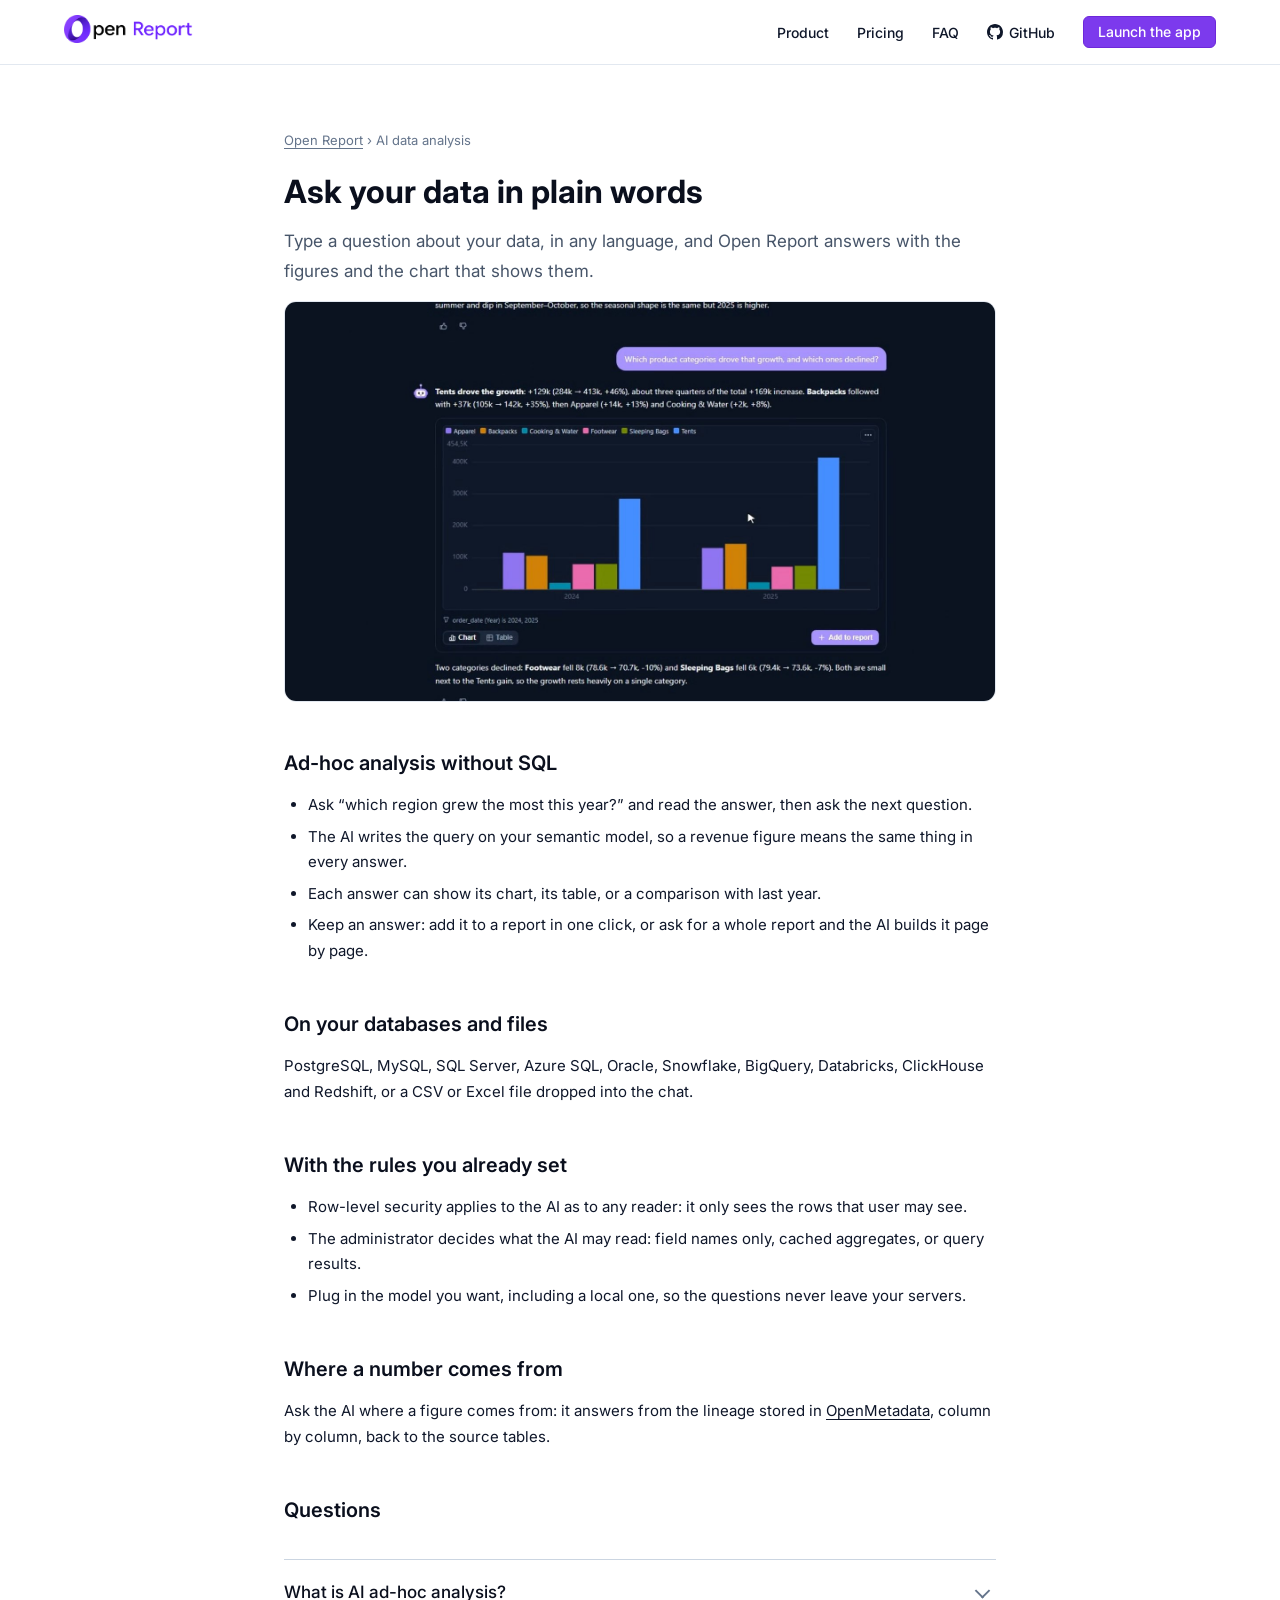
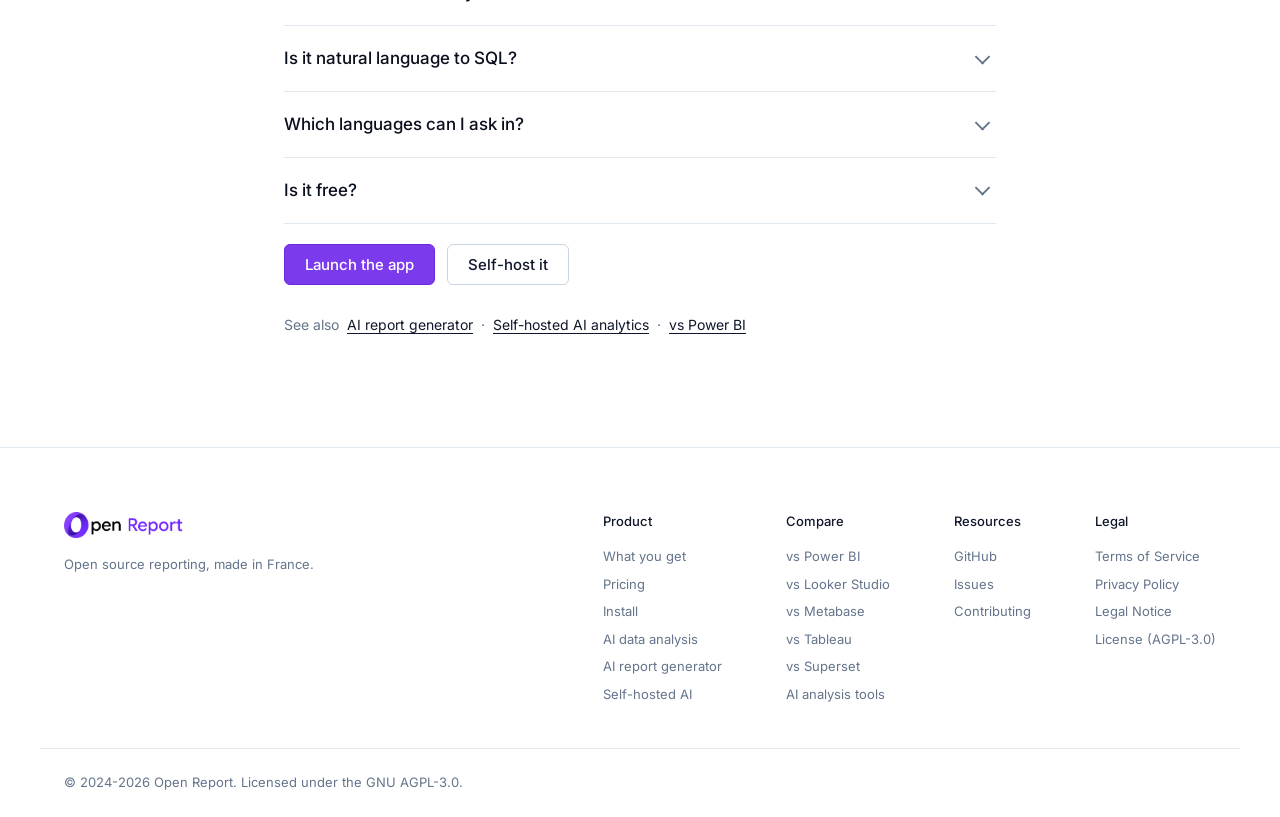
<file: ai-data-analysis/index.html>
<!DOCTYPE html>
<html lang="en">
<head>
  <meta charset="UTF-8">
  <meta name="viewport" content="width=device-width, initial-scale=1.0">
  <title>AI data analysis tool, open source — ask your data in plain words | Open Report</title>
  <meta name="description" content="Open source AI data analysis: ask a question about your database or spreadsheet in any language and get the answer with its chart. No SQL, no report to build first. Self-hosted or in the cloud.">
  <meta name="robots" content="index, follow">
  <meta name="theme-color" content="#ffffff" media="(prefers-color-scheme: light)">
  <meta name="theme-color" content="#0a0a14" media="(prefers-color-scheme: dark)">
  <link rel="canonical" href="https://openreport.io/ai-data-analysis/">

  <meta property="og:type" content="website">
  <meta property="og:site_name" content="Open Report">
  <meta property="og:title" content="AI data analysis tool, open source — ask your data in plain words | Open Report">
  <meta property="og:description" content="Open source AI data analysis: ask a question about your database or spreadsheet in any language and get the answer with its chart. No SQL, no report to build first. Self-hosted or in the cloud.">
  <meta property="og:url" content="https://openreport.io/ai-data-analysis/">
  <meta property="og:image" content="https://openreport.io/img/og-ask.jpg">
  <meta property="og:image:width" content="1600">
  <meta property="og:image:height" content="900">
  <meta property="og:image:type" content="image/jpeg">
  <meta property="og:locale" content="en_US">
  <meta name="twitter:card" content="summary_large_image">
  <meta name="twitter:title" content="AI data analysis tool, open source — ask your data in plain words | Open Report">
  <meta name="twitter:description" content="Open source AI data analysis: ask a question about your database or spreadsheet in any language and get the answer with its chart. No SQL, no report to build first. Self-hosted or in the cloud.">
  <meta name="twitter:image" content="https://openreport.io/img/og-ask.jpg">

  <link rel="icon" type="image/png" href="/icon.png">
  <link rel="preconnect" href="https://fonts.googleapis.com">
  <link rel="preconnect" href="https://fonts.gstatic.com" crossorigin>
  <link href="https://fonts.googleapis.com/css2?family=Inter:wght@400;500;600;700;800&display=swap" rel="stylesheet">
  <link rel="stylesheet" href="/style.css">

  <script type="application/ld+json">
{
  "@context": "https://schema.org",
  "@graph": [
    {
      "@type": "WebPage",
      "name": "AI data analysis tool, open source — ask your data in plain words | Open Report",
      "description": "Open source AI data analysis: ask a question about your database or spreadsheet in any language and get the answer with its chart. No SQL, no report to build first. Self-hosted or in the cloud.",
      "url": "https://openreport.io/ai-data-analysis/",
      "about": {
        "@type": "SoftwareApplication",
        "name": "Open Report",
        "applicationCategory": "BusinessApplication",
        "operatingSystem": "Web, Linux, macOS, Windows (self-hosted via Docker)",
        "url": "https://openreport.io/",
        "offers": {
          "@type": "Offer",
          "price": "0",
          "priceCurrency": "EUR"
        }
      },
      "video": {
        "@type": "VideoObject",
        "name": "Asking Open Report questions about sales: the answers come with charts",
        "description": "Asking Open Report questions about sales: the answers come with charts",
        "thumbnailUrl": "https://openreport.io/img/og-ask.jpg",
        "contentUrl": "https://openreport.io/videos/ask.mp4",
        "uploadDate": "2026-11-03"
      }
    },
    {
      "@type": "BreadcrumbList",
      "itemListElement": [
        {
          "@type": "ListItem",
          "position": 1,
          "name": "Open Report",
          "item": "https://openreport.io/"
        },
        {
          "@type": "ListItem",
          "position": 2,
          "name": "AI data analysis",
          "item": "https://openreport.io/ai-data-analysis/"
        }
      ]
    },
    {
      "@type": "FAQPage",
      "mainEntity": [
        {
          "@type": "Question",
          "name": "What is AI ad-hoc analysis?",
          "acceptedAnswer": {
            "@type": "Answer",
            "text": "Answering a one-off question about your data by asking it in plain words, instead of writing SQL or waiting for someone to build a report."
          }
        },
        {
          "@type": "Question",
          "name": "Is it natural language to SQL?",
          "acceptedAnswer": {
            "@type": "Answer",
            "text": "Yes, but on a semantic model rather than on raw tables: the AI picks dimensions and measures defined once, so joins and calculations stay correct."
          }
        },
        {
          "@type": "Question",
          "name": "Which languages can I ask in?",
          "acceptedAnswer": {
            "@type": "Answer",
            "text": "Any language the AI model you plug in understands. Open Report never reads your question with keyword lists."
          }
        },
        {
          "@type": "Question",
          "name": "Is it free?",
          "acceptedAnswer": {
            "@type": "Answer",
            "text": "Yes. The self-hosted edition is free and open source under the GNU AGPL-3.0, AI assistant included. You bring the AI model, or a free local one."
          }
        }
      ]
    }
  ]
}
  </script>
</head>
<body>

  <nav class="nav">
    <div class="container nav-inner">
      <a href="/" class="logo">
        <picture>
          <source srcset="/logo-dark.png" media="(prefers-color-scheme: dark)">
          <img src="/logo.png" alt="Open Report" class="logo-img" width="341" height="72">
        </picture>
      </a>
      <div class="nav-links">
        <a href="/#product">Product</a>
        <a href="/#pricing">Pricing</a>
        <a href="/#faq">FAQ</a>
        <a href="https://github.com/cracky777/openreport" target="_blank" rel="noopener" class="nav-github"><svg width="16" height="16" viewBox="0 0 24 24" fill="currentColor" aria-hidden="true"><path d="M12 0C5.37 0 0 5.37 0 12c0 5.31 3.435 9.795 8.205 11.385.6.105.825-.255.825-.57 0-.285-.015-1.23-.015-2.235-3.015.555-3.795-.735-4.035-1.41-.135-.345-.72-1.41-1.23-1.695-.42-.225-1.02-.78-.015-.795.945-.015 1.62.87 1.845 1.23 1.08 1.815 2.805 1.305 3.495.99.105-.78.42-1.305.765-1.605-2.67-.3-5.46-1.335-5.46-5.925 0-1.305.465-2.385 1.23-3.225-.12-.3-.54-1.53.12-3.18 0 0 1.005-.315 3.3 1.23.96-.27 1.98-.405 3-.405s2.04.135 3 .405c2.295-1.56 3.3-1.23 3.3-1.23.66 1.65.24 2.88.12 3.18.765.84 1.23 1.905 1.23 3.225 0 4.605-2.805 5.625-5.475 5.925.435.375.81 1.095.81 2.22 0 1.605-.015 2.895-.015 3.3 0 .315.225.69.825.57A12.02 12.02 0 0024 12c0-6.63-5.37-12-12-12z"/></svg>GitHub</a>
        <a href="https://app.openreport.io" class="btn btn-primary btn-sm">Launch the app</a>
      </div>
      <button class="nav-toggle" type="button" aria-label="Menu" onclick="document.querySelector('.nav-links').classList.toggle('open')">
        <span></span><span></span><span></span>
      </button>
    </div>
  </nav>

  <main class="legal-page compare-page">
    <article class="container prose">
      <p class="crumb"><a href="/">Open Report</a> &rsaquo; AI data analysis</p>
      <h1>Ask your data in plain words</h1>
      <p class="lede">Type a question about your data, in any language, and Open Report answers with the figures and the chart that shows them.</p>

      <video class="page-video" src="/videos/ask.mp4" poster="/img/og-ask.jpg" muted playsinline autoplay loop preload="metadata" width="1600" height="900" aria-label="Asking Open Report questions about sales: the answers come with charts"></video>

      <h2>Ad-hoc analysis without SQL</h2>
      <ul>
        <li>Ask “which region grew the most this year?” and read the answer, then ask the next question.</li>
        <li>The AI writes the query on your semantic model, so a revenue figure means the same thing in every answer.</li>
        <li>Each answer can show its chart, its table, or a comparison with last year.</li>
        <li>Keep an answer: add it to a report in one click, or ask for a whole report and the AI builds it page by page.</li>
      </ul>

      <h2>On your databases and files</h2>
      <p>PostgreSQL, MySQL, SQL Server, Azure SQL, Oracle, Snowflake, BigQuery, Databricks, ClickHouse and Redshift, or a CSV or Excel file dropped into the chat.</p>

      <h2>With the rules you already set</h2>
      <ul>
        <li>Row-level security applies to the AI as to any reader: it only sees the rows that user may see.</li>
        <li>The administrator decides what the AI may read: field names only, cached aggregates, or query results.</li>
        <li>Plug in the model you want, including a local one, so the questions never leave your servers.</li>
      </ul>

      <h2>Where a number comes from</h2>
      <p>Ask the AI where a figure comes from: it answers from the lineage stored in <a href="https://open-metadata.org" rel="noopener">OpenMetadata</a>, column by column, back to the source tables.</p>

      <h2>Questions</h2>
      <div class="faq-list">
        <details class="faq-item">
          <summary>What is AI ad-hoc analysis?</summary>
          <p>Answering a one-off question about your data by asking it in plain words, instead of writing SQL or waiting for someone to build a report.</p>
        </details>
        <details class="faq-item">
          <summary>Is it natural language to SQL?</summary>
          <p>Yes, but on a semantic model rather than on raw tables: the AI picks dimensions and measures defined once, so joins and calculations stay correct.</p>
        </details>
        <details class="faq-item">
          <summary>Which languages can I ask in?</summary>
          <p>Any language the AI model you plug in understands. Open Report never reads your question with keyword lists.</p>
        </details>
        <details class="faq-item">
          <summary>Is it free?</summary>
          <p>Yes. The self-hosted edition is free and open source under the GNU AGPL-3.0, AI assistant included. You bring the AI model, or a free local one.</p>
        </details>
      </div>

      <div class="compare-actions">
        <a href="https://app.openreport.io" class="btn btn-primary btn-lg">Launch the app</a>
        <a href="/#get-started" class="btn btn-outline btn-lg">Self-host it</a>
      </div>
      <p class="compare-more">
        See also
        <a href="/ai-report-generator/">AI report generator</a> &middot;
        <a href="/self-hosted-ai-analytics/">Self-hosted AI analytics</a> &middot;
        <a href="/alternatives/power-bi/">vs Power BI</a>
      </p>
    </article>
  </main>

  <footer class="footer">
    <div class="container footer-inner">
      <div class="footer-brand">
        <a href="/" class="logo">
          <picture><source srcset="/logo-dark.png" media="(prefers-color-scheme: dark)"><img src="/logo.png" alt="Open Report" class="footer-logo-img" width="341" height="72"></picture>
        </a>
        <p>Open source reporting, made in France.</p>
      </div>
      <div class="footer-links">
        <div>
          <h4>Product</h4>
          <a href="/#product">What you get</a>
          <a href="/#pricing">Pricing</a>
          <a href="/#get-started">Install</a>
          <a href="/ai-data-analysis/">AI data analysis</a>
          <a href="/ai-report-generator/">AI report generator</a>
          <a href="/self-hosted-ai-analytics/">Self-hosted AI</a>
        </div>
        <div>
          <h4>Compare</h4>
          <a href="/alternatives/power-bi/">vs Power BI</a>
          <a href="/alternatives/looker-studio/">vs Looker Studio</a>
          <a href="/alternatives/metabase/">vs Metabase</a>
          <a href="/alternatives/tableau/">vs Tableau</a>
          <a href="/alternatives/superset/">vs Superset</a>
          <a href="/open-source-ai-ad-hoc-analysis-tools/">AI analysis tools</a>
        </div>
        <div>
          <h4>Resources</h4>
          <a href="https://github.com/cracky777/openreport" target="_blank" rel="noopener">GitHub</a>
          <a href="https://github.com/cracky777/openreport/issues" target="_blank" rel="noopener">Issues</a>
          <a href="https://github.com/cracky777/openreport/blob/master/CONTRIBUTING.md" target="_blank" rel="noopener">Contributing</a>
        </div>
        <div>
          <h4>Legal</h4>
          <a href="/legal/cgu/">Terms of Service</a>
          <a href="/legal/privacy/">Privacy Policy</a>
          <a href="/legal/mentions/">Legal Notice</a>
          <a href="https://github.com/cracky777/openreport/blob/master/LICENSE" target="_blank" rel="noopener">License (AGPL-3.0)</a>
        </div>
      </div>
    </div>
    <div class="container footer-bottom">
      <p>&copy; 2024-2026 Open Report. Licensed under the GNU AGPL-3.0.</p>
    </div>
  </footer>
</body>
</html>
</file>
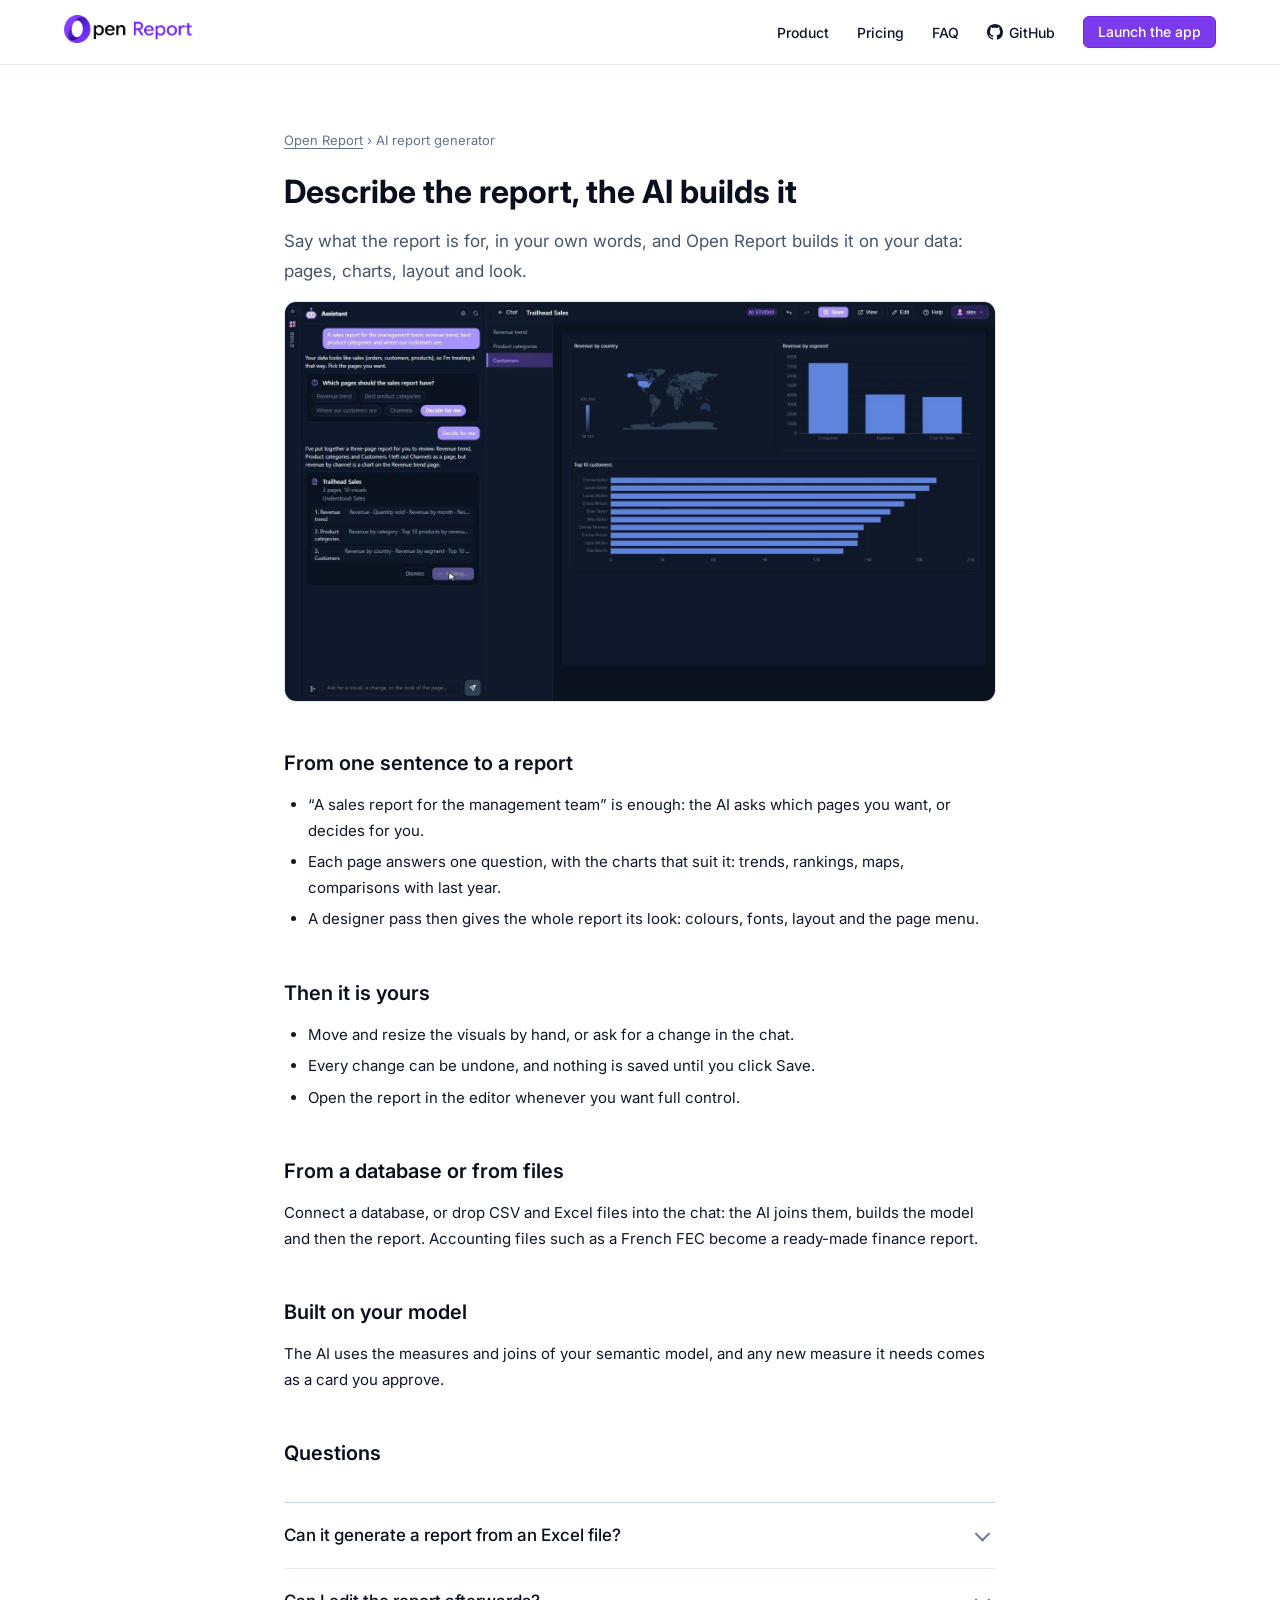
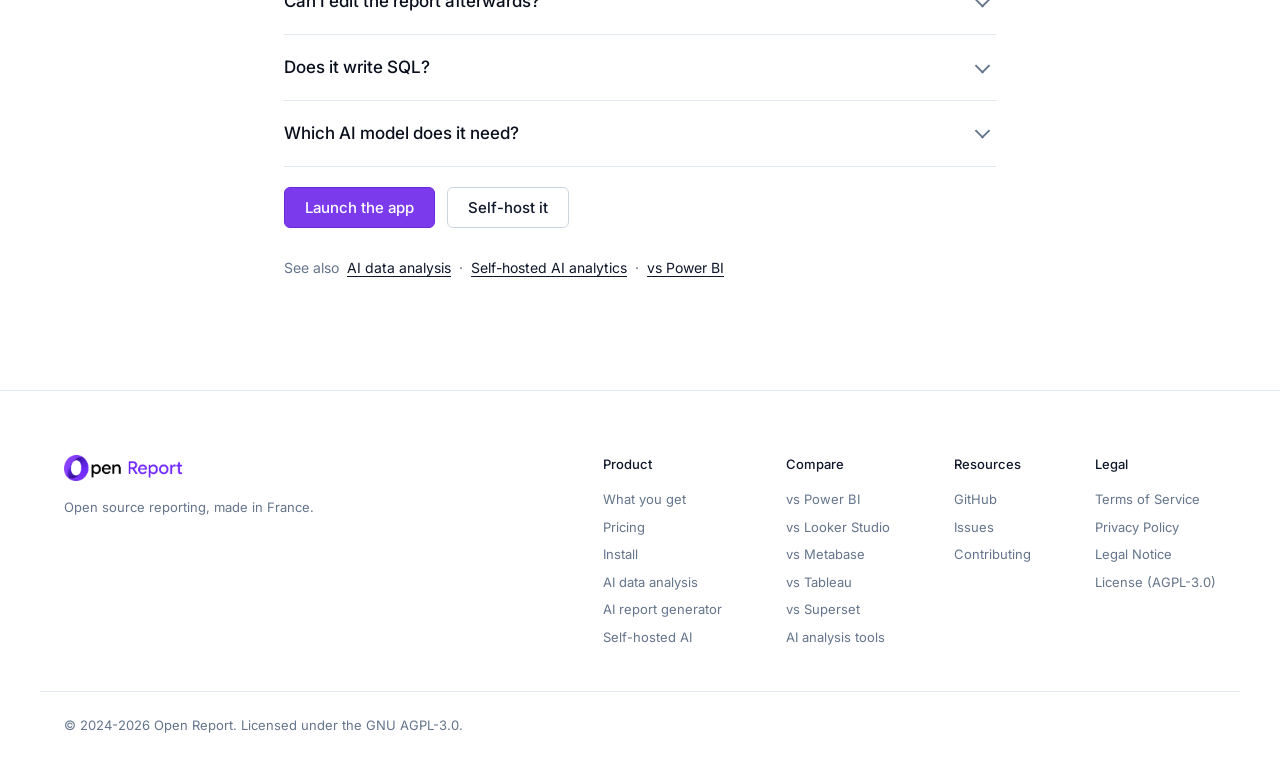
<file: ai-report-generator/index.html>
<!DOCTYPE html>
<html lang="en">
<head>
  <meta charset="UTF-8">
  <meta name="viewport" content="width=device-width, initial-scale=1.0">
  <title>AI report generator, open source — describe the report, the AI builds it | Open Report</title>
  <meta name="description" content="Open source AI report generator: describe the dashboard you need in one sentence and the AI builds its pages, charts and design on your data. Edit it by hand afterwards. Self-hosted or in the cloud.">
  <meta name="robots" content="index, follow">
  <meta name="theme-color" content="#ffffff" media="(prefers-color-scheme: light)">
  <meta name="theme-color" content="#0a0a14" media="(prefers-color-scheme: dark)">
  <link rel="canonical" href="https://openreport.io/ai-report-generator/">

  <meta property="og:type" content="website">
  <meta property="og:site_name" content="Open Report">
  <meta property="og:title" content="AI report generator, open source — describe the report, the AI builds it | Open Report">
  <meta property="og:description" content="Open source AI report generator: describe the dashboard you need in one sentence and the AI builds its pages, charts and design on your data. Edit it by hand afterwards. Self-hosted or in the cloud.">
  <meta property="og:url" content="https://openreport.io/ai-report-generator/">
  <meta property="og:image" content="https://openreport.io/img/og-create.jpg">
  <meta property="og:image:width" content="1600">
  <meta property="og:image:height" content="900">
  <meta property="og:image:type" content="image/jpeg">
  <meta property="og:locale" content="en_US">
  <meta name="twitter:card" content="summary_large_image">
  <meta name="twitter:title" content="AI report generator, open source — describe the report, the AI builds it | Open Report">
  <meta name="twitter:description" content="Open source AI report generator: describe the dashboard you need in one sentence and the AI builds its pages, charts and design on your data. Edit it by hand afterwards. Self-hosted or in the cloud.">
  <meta name="twitter:image" content="https://openreport.io/img/og-create.jpg">

  <link rel="icon" type="image/png" href="/icon.png">
  <link rel="preconnect" href="https://fonts.googleapis.com">
  <link rel="preconnect" href="https://fonts.gstatic.com" crossorigin>
  <link href="https://fonts.googleapis.com/css2?family=Inter:wght@400;500;600;700;800&display=swap" rel="stylesheet">
  <link rel="stylesheet" href="/style.css">

  <script type="application/ld+json">
{
  "@context": "https://schema.org",
  "@graph": [
    {
      "@type": "WebPage",
      "name": "AI report generator, open source — describe the report, the AI builds it | Open Report",
      "description": "Open source AI report generator: describe the dashboard you need in one sentence and the AI builds its pages, charts and design on your data. Edit it by hand afterwards. Self-hosted or in the cloud.",
      "url": "https://openreport.io/ai-report-generator/",
      "about": {
        "@type": "SoftwareApplication",
        "name": "Open Report",
        "applicationCategory": "BusinessApplication",
        "operatingSystem": "Web, Linux, macOS, Windows (self-hosted via Docker)",
        "url": "https://openreport.io/",
        "offers": {
          "@type": "Offer",
          "price": "0",
          "priceCurrency": "EUR"
        }
      },
      "video": {
        "@type": "VideoObject",
        "name": "A sales report requested in one sentence, built and designed by the assistant",
        "description": "A sales report requested in one sentence, built and designed by the assistant",
        "thumbnailUrl": "https://openreport.io/img/og-create.jpg",
        "contentUrl": "https://openreport.io/videos/create.mp4",
        "uploadDate": "2026-11-03"
      }
    },
    {
      "@type": "BreadcrumbList",
      "itemListElement": [
        {
          "@type": "ListItem",
          "position": 1,
          "name": "Open Report",
          "item": "https://openreport.io/"
        },
        {
          "@type": "ListItem",
          "position": 2,
          "name": "AI report generator",
          "item": "https://openreport.io/ai-report-generator/"
        }
      ]
    },
    {
      "@type": "FAQPage",
      "mainEntity": [
        {
          "@type": "Question",
          "name": "Can it generate a report from an Excel file?",
          "acceptedAnswer": {
            "@type": "Answer",
            "text": "Yes. Drop the file into the chat with your request: the AI builds the model and the report from it."
          }
        },
        {
          "@type": "Question",
          "name": "Can I edit the report afterwards?",
          "acceptedAnswer": {
            "@type": "Answer",
            "text": "Yes, by hand in the same window, in the full editor, or by asking the AI for changes."
          }
        },
        {
          "@type": "Question",
          "name": "Does it write SQL?",
          "acceptedAnswer": {
            "@type": "Answer",
            "text": "No. It works on your semantic model; the engine compiles the SQL, so a revenue figure is computed the same way in every report."
          }
        },
        {
          "@type": "Question",
          "name": "Which AI model does it need?",
          "acceptedAnswer": {
            "@type": "Answer",
            "text": "One with tool calling: a local model through Ollama or LM Studio, an OpenAI-compatible API, Anthropic or your Claude subscription. See self-hosted AI analytics."
          }
        }
      ]
    }
  ]
}
  </script>
</head>
<body>

  <nav class="nav">
    <div class="container nav-inner">
      <a href="/" class="logo">
        <picture>
          <source srcset="/logo-dark.png" media="(prefers-color-scheme: dark)">
          <img src="/logo.png" alt="Open Report" class="logo-img" width="341" height="72">
        </picture>
      </a>
      <div class="nav-links">
        <a href="/#product">Product</a>
        <a href="/#pricing">Pricing</a>
        <a href="/#faq">FAQ</a>
        <a href="https://github.com/cracky777/openreport" target="_blank" rel="noopener" class="nav-github"><svg width="16" height="16" viewBox="0 0 24 24" fill="currentColor" aria-hidden="true"><path d="M12 0C5.37 0 0 5.37 0 12c0 5.31 3.435 9.795 8.205 11.385.6.105.825-.255.825-.57 0-.285-.015-1.23-.015-2.235-3.015.555-3.795-.735-4.035-1.41-.135-.345-.72-1.41-1.23-1.695-.42-.225-1.02-.78-.015-.795.945-.015 1.62.87 1.845 1.23 1.08 1.815 2.805 1.305 3.495.99.105-.78.42-1.305.765-1.605-2.67-.3-5.46-1.335-5.46-5.925 0-1.305.465-2.385 1.23-3.225-.12-.3-.54-1.53.12-3.18 0 0 1.005-.315 3.3 1.23.96-.27 1.98-.405 3-.405s2.04.135 3 .405c2.295-1.56 3.3-1.23 3.3-1.23.66 1.65.24 2.88.12 3.18.765.84 1.23 1.905 1.23 3.225 0 4.605-2.805 5.625-5.475 5.925.435.375.81 1.095.81 2.22 0 1.605-.015 2.895-.015 3.3 0 .315.225.69.825.57A12.02 12.02 0 0024 12c0-6.63-5.37-12-12-12z"/></svg>GitHub</a>
        <a href="https://app.openreport.io" class="btn btn-primary btn-sm">Launch the app</a>
      </div>
      <button class="nav-toggle" type="button" aria-label="Menu" onclick="document.querySelector('.nav-links').classList.toggle('open')">
        <span></span><span></span><span></span>
      </button>
    </div>
  </nav>

  <main class="legal-page compare-page">
    <article class="container prose">
      <p class="crumb"><a href="/">Open Report</a> &rsaquo; AI report generator</p>
      <h1>Describe the report, the AI builds it</h1>
      <p class="lede">Say what the report is for, in your own words, and Open Report builds it on your data: pages, charts, layout and look.</p>

      <video class="page-video" src="/videos/create.mp4" poster="/img/og-create.jpg" muted playsinline autoplay loop preload="metadata" width="1600" height="900" aria-label="A sales report requested in one sentence, built and designed by the assistant"></video>

      <h2>From one sentence to a report</h2>
      <ul>
        <li>“A sales report for the management team” is enough: the AI asks which pages you want, or decides for you.</li>
        <li>Each page answers one question, with the charts that suit it: trends, rankings, maps, comparisons with last year.</li>
        <li>A designer pass then gives the whole report its look: colours, fonts, layout and the page menu.</li>
      </ul>

      <h2>Then it is yours</h2>
      <ul>
        <li>Move and resize the visuals by hand, or ask for a change in the chat.</li>
        <li>Every change can be undone, and nothing is saved until you click Save.</li>
        <li>Open the report in the editor whenever you want full control.</li>
      </ul>

      <h2>From a database or from files</h2>
      <p>Connect a database, or drop CSV and Excel files into the chat: the AI joins them, builds the model and then the report. Accounting files such as a French FEC become a ready-made finance report.</p>

      <h2>Built on your model</h2>
      <p>The AI uses the measures and joins of your semantic model, and any new measure it needs comes as a card you approve.</p>

      <h2>Questions</h2>
      <div class="faq-list">
        <details class="faq-item">
          <summary>Can it generate a report from an Excel file?</summary>
          <p>Yes. Drop the file into the chat with your request: the AI builds the model and the report from it.</p>
        </details>
        <details class="faq-item">
          <summary>Can I edit the report afterwards?</summary>
          <p>Yes, by hand in the same window, in the full editor, or by asking the AI for changes.</p>
        </details>
        <details class="faq-item">
          <summary>Does it write SQL?</summary>
          <p>No. It works on your semantic model; the engine compiles the SQL, so a revenue figure is computed the same way in every report.</p>
        </details>
        <details class="faq-item">
          <summary>Which AI model does it need?</summary>
          <p>One with tool calling: a local model through Ollama or LM Studio, an OpenAI-compatible API, Anthropic or your Claude subscription. See <a href="/self-hosted-ai-analytics/">self-hosted AI analytics</a>.</p>
        </details>
      </div>

      <div class="compare-actions">
        <a href="https://app.openreport.io" class="btn btn-primary btn-lg">Launch the app</a>
        <a href="/#get-started" class="btn btn-outline btn-lg">Self-host it</a>
      </div>
      <p class="compare-more">
        See also
        <a href="/ai-data-analysis/">AI data analysis</a> &middot;
        <a href="/self-hosted-ai-analytics/">Self-hosted AI analytics</a> &middot;
        <a href="/alternatives/power-bi/">vs Power BI</a>
      </p>
    </article>
  </main>

  <footer class="footer">
    <div class="container footer-inner">
      <div class="footer-brand">
        <a href="/" class="logo">
          <picture><source srcset="/logo-dark.png" media="(prefers-color-scheme: dark)"><img src="/logo.png" alt="Open Report" class="footer-logo-img" width="341" height="72"></picture>
        </a>
        <p>Open source reporting, made in France.</p>
      </div>
      <div class="footer-links">
        <div>
          <h4>Product</h4>
          <a href="/#product">What you get</a>
          <a href="/#pricing">Pricing</a>
          <a href="/#get-started">Install</a>
          <a href="/ai-data-analysis/">AI data analysis</a>
          <a href="/ai-report-generator/">AI report generator</a>
          <a href="/self-hosted-ai-analytics/">Self-hosted AI</a>
        </div>
        <div>
          <h4>Compare</h4>
          <a href="/alternatives/power-bi/">vs Power BI</a>
          <a href="/alternatives/looker-studio/">vs Looker Studio</a>
          <a href="/alternatives/metabase/">vs Metabase</a>
          <a href="/alternatives/tableau/">vs Tableau</a>
          <a href="/alternatives/superset/">vs Superset</a>
          <a href="/open-source-ai-ad-hoc-analysis-tools/">AI analysis tools</a>
        </div>
        <div>
          <h4>Resources</h4>
          <a href="https://github.com/cracky777/openreport" target="_blank" rel="noopener">GitHub</a>
          <a href="https://github.com/cracky777/openreport/issues" target="_blank" rel="noopener">Issues</a>
          <a href="https://github.com/cracky777/openreport/blob/master/CONTRIBUTING.md" target="_blank" rel="noopener">Contributing</a>
        </div>
        <div>
          <h4>Legal</h4>
          <a href="/legal/cgu/">Terms of Service</a>
          <a href="/legal/privacy/">Privacy Policy</a>
          <a href="/legal/mentions/">Legal Notice</a>
          <a href="https://github.com/cracky777/openreport/blob/master/LICENSE" target="_blank" rel="noopener">License (AGPL-3.0)</a>
        </div>
      </div>
    </div>
    <div class="container footer-bottom">
      <p>&copy; 2024-2026 Open Report. Licensed under the GNU AGPL-3.0.</p>
    </div>
  </footer>
</body>
</html>
</file>
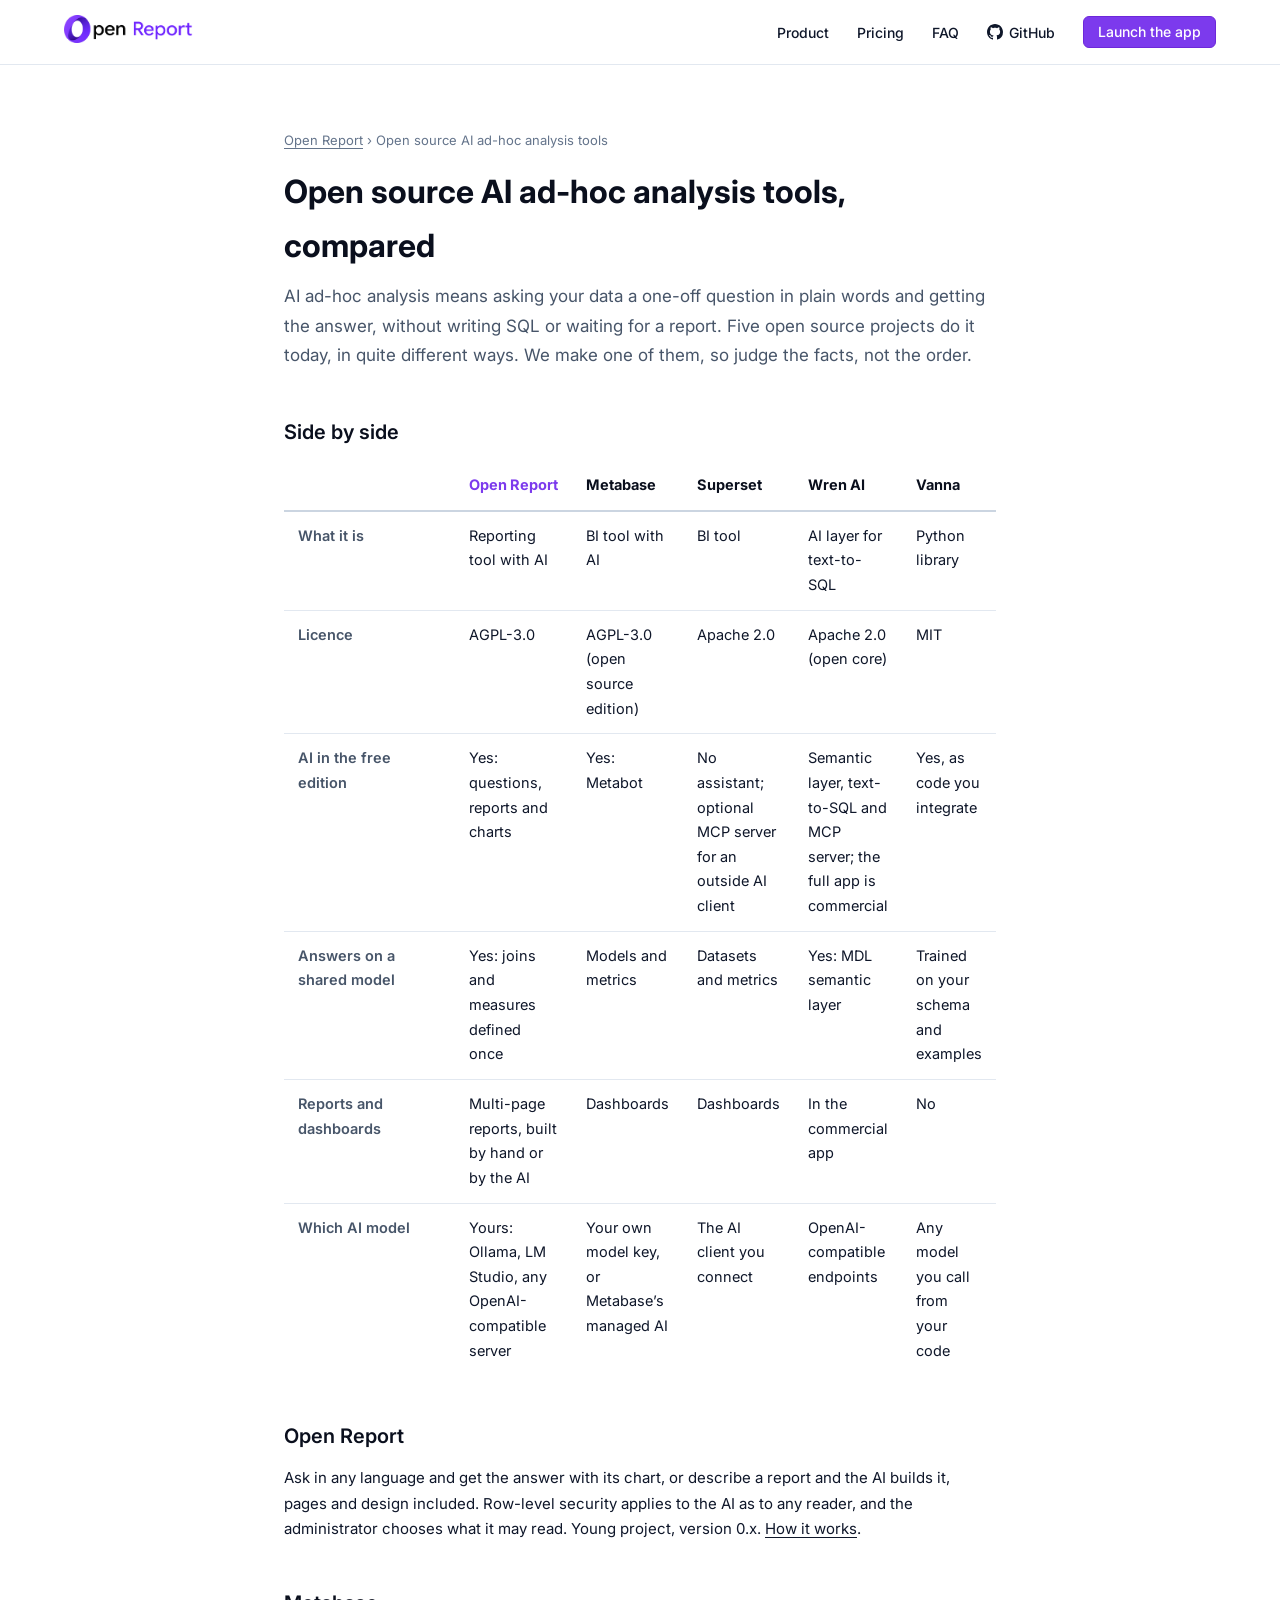
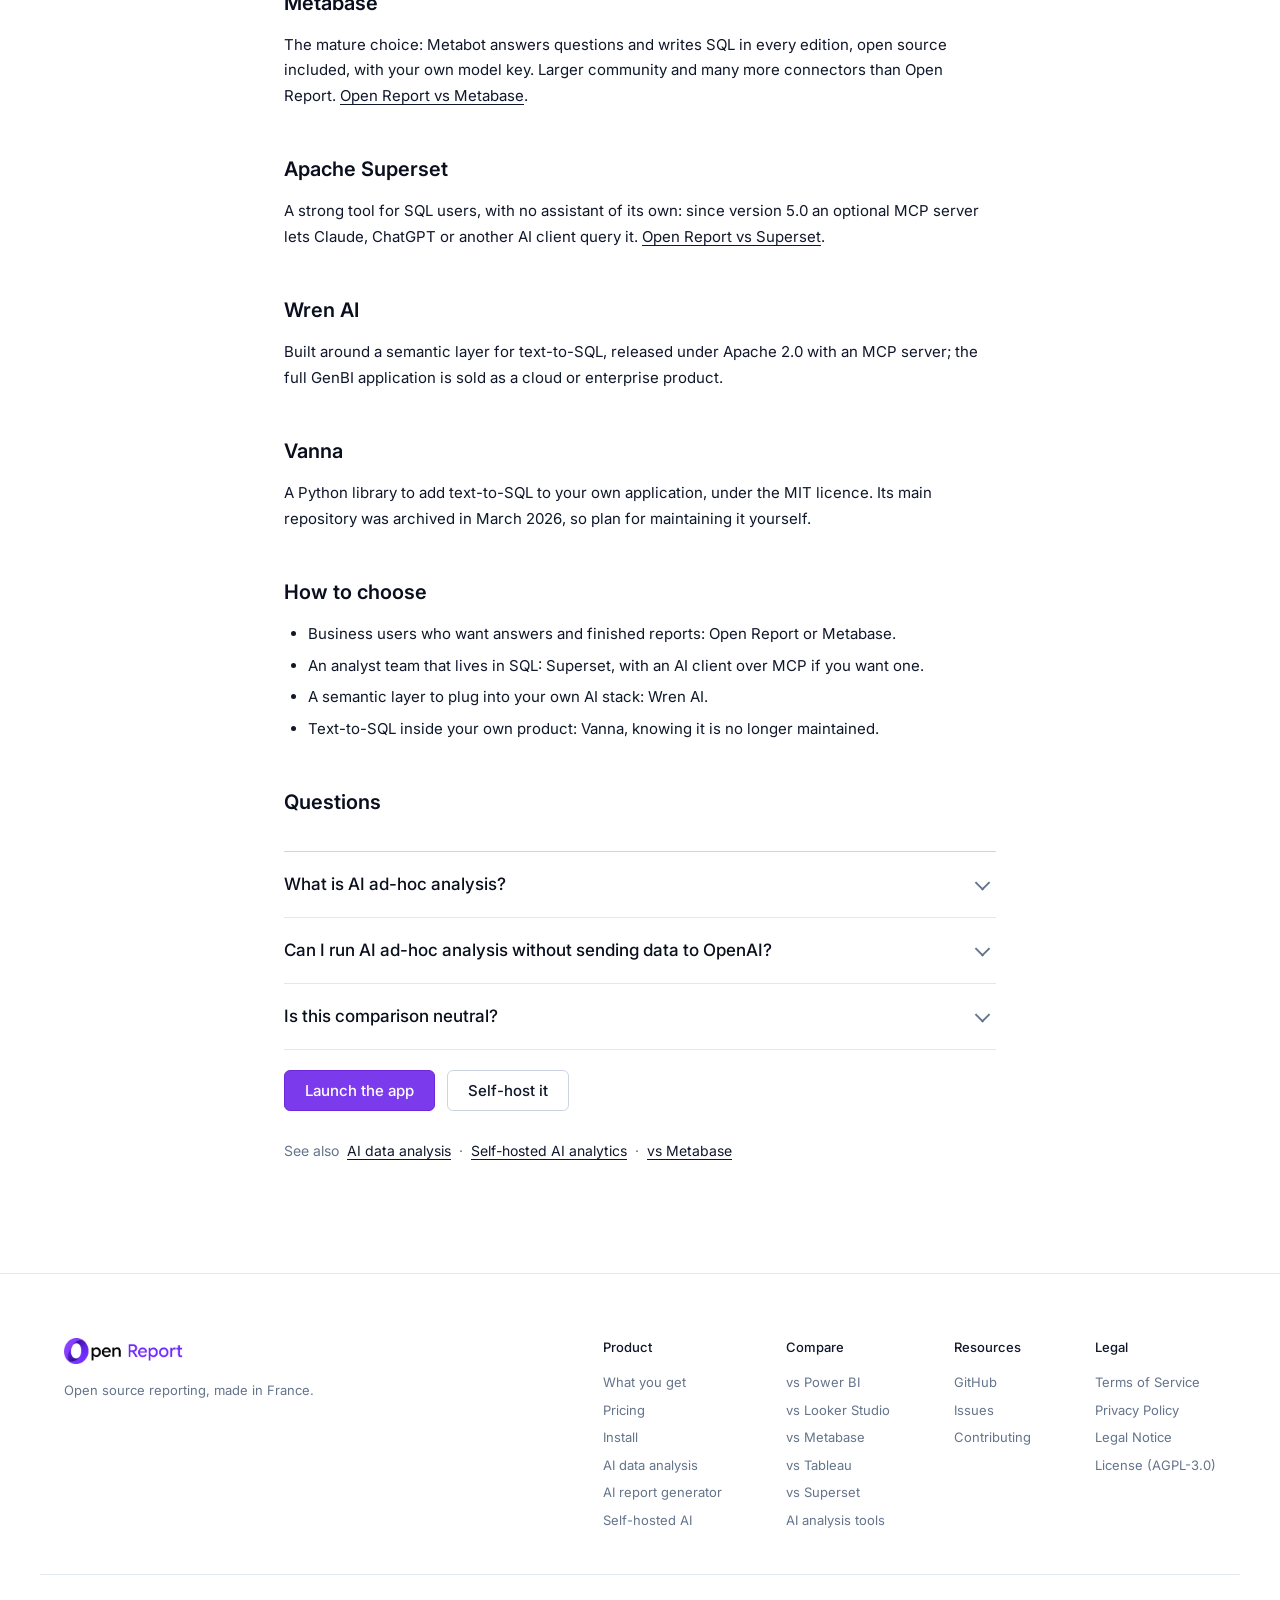
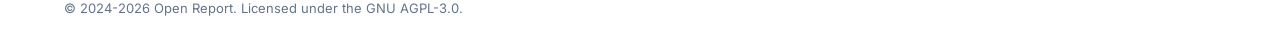
<file: open-source-ai-ad-hoc-analysis-tools/index.html>
<!DOCTYPE html>
<html lang="en">
<head>
  <meta charset="UTF-8">
  <meta name="viewport" content="width=device-width, initial-scale=1.0">
  <title>Open source AI ad-hoc analysis tools compared (2026) | Open Report</title>
  <meta name="description" content="Which open source tools let you ask your data questions in plain words? Open Report, Metabase, Apache Superset, Wren AI and Vanna compared: licence, AI in the free edition, semantic layer, local models. Updated November 2026.">
  <meta name="robots" content="index, follow">
  <meta name="theme-color" content="#ffffff" media="(prefers-color-scheme: light)">
  <meta name="theme-color" content="#0a0a14" media="(prefers-color-scheme: dark)">
  <link rel="canonical" href="https://openreport.io/open-source-ai-ad-hoc-analysis-tools/">

  <meta property="og:type" content="website">
  <meta property="og:site_name" content="Open Report">
  <meta property="og:title" content="Open source AI ad-hoc analysis tools compared (2026) | Open Report">
  <meta property="og:description" content="Which open source tools let you ask your data questions in plain words? Open Report, Metabase, Apache Superset, Wren AI and Vanna compared: licence, AI in the free edition, semantic layer, local models. Updated November 2026.">
  <meta property="og:url" content="https://openreport.io/open-source-ai-ad-hoc-analysis-tools/">
  <meta property="og:image" content="https://openreport.io/img/og-ask.jpg">
  <meta property="og:image:width" content="1600">
  <meta property="og:image:height" content="900">
  <meta property="og:image:type" content="image/jpeg">
  <meta property="og:locale" content="en_US">
  <meta name="twitter:card" content="summary_large_image">
  <meta name="twitter:title" content="Open source AI ad-hoc analysis tools compared (2026) | Open Report">
  <meta name="twitter:description" content="Which open source tools let you ask your data questions in plain words? Open Report, Metabase, Apache Superset, Wren AI and Vanna compared: licence, AI in the free edition, semantic layer, local models. Updated November 2026.">
  <meta name="twitter:image" content="https://openreport.io/img/og-ask.jpg">

  <link rel="icon" type="image/png" href="/icon.png">
  <link rel="preconnect" href="https://fonts.googleapis.com">
  <link rel="preconnect" href="https://fonts.gstatic.com" crossorigin>
  <link href="https://fonts.googleapis.com/css2?family=Inter:wght@400;500;600;700;800&display=swap" rel="stylesheet">
  <link rel="stylesheet" href="/style.css">

  <script type="application/ld+json">
{
  "@context": "https://schema.org",
  "@graph": [
    {
      "@type": "WebPage",
      "name": "Open source AI ad-hoc analysis tools compared (2026) | Open Report",
      "description": "Which open source tools let you ask your data questions in plain words? Open Report, Metabase, Apache Superset, Wren AI and Vanna compared: licence, AI in the free edition, semantic layer, local models. Updated November 2026.",
      "url": "https://openreport.io/open-source-ai-ad-hoc-analysis-tools/",
      "about": {
        "@type": "SoftwareApplication",
        "name": "Open Report",
        "applicationCategory": "BusinessApplication",
        "operatingSystem": "Web, Linux, macOS, Windows (self-hosted via Docker)",
        "url": "https://openreport.io/",
        "offers": {
          "@type": "Offer",
          "price": "0",
          "priceCurrency": "EUR"
        }
      }
    },
    {
      "@type": "BreadcrumbList",
      "itemListElement": [
        {
          "@type": "ListItem",
          "position": 1,
          "name": "Open Report",
          "item": "https://openreport.io/"
        },
        {
          "@type": "ListItem",
          "position": 2,
          "name": "Open source AI ad-hoc analysis tools",
          "item": "https://openreport.io/open-source-ai-ad-hoc-analysis-tools/"
        }
      ]
    },
    {
      "@type": "FAQPage",
      "mainEntity": [
        {
          "@type": "Question",
          "name": "What is AI ad-hoc analysis?",
          "acceptedAnswer": {
            "@type": "Answer",
            "text": "Answering a one-off question about your data by asking it in plain words, instead of writing SQL or building a report first."
          }
        },
        {
          "@type": "Question",
          "name": "Can I run AI ad-hoc analysis without sending data to OpenAI?",
          "acceptedAnswer": {
            "@type": "Answer",
            "text": "Yes. Open Report works with a local model through Ollama or LM Studio, so neither the questions nor the data leave your servers."
          }
        },
        {
          "@type": "Question",
          "name": "Is this comparison neutral?",
          "acceptedAnswer": {
            "@type": "Answer",
            "text": "No comparison written by one of the projects is. We checked each fact against the projects’ own pages in November 2026; tell us on GitHub if something has changed."
          }
        }
      ]
    }
  ]
}
  </script>
</head>
<body>

  <nav class="nav">
    <div class="container nav-inner">
      <a href="/" class="logo">
        <picture>
          <source srcset="/logo-dark.png" media="(prefers-color-scheme: dark)">
          <img src="/logo.png" alt="Open Report" class="logo-img" width="341" height="72">
        </picture>
      </a>
      <div class="nav-links">
        <a href="/#product">Product</a>
        <a href="/#pricing">Pricing</a>
        <a href="/#faq">FAQ</a>
        <a href="https://github.com/cracky777/openreport" target="_blank" rel="noopener" class="nav-github"><svg width="16" height="16" viewBox="0 0 24 24" fill="currentColor" aria-hidden="true"><path d="M12 0C5.37 0 0 5.37 0 12c0 5.31 3.435 9.795 8.205 11.385.6.105.825-.255.825-.57 0-.285-.015-1.23-.015-2.235-3.015.555-3.795-.735-4.035-1.41-.135-.345-.72-1.41-1.23-1.695-.42-.225-1.02-.78-.015-.795.945-.015 1.62.87 1.845 1.23 1.08 1.815 2.805 1.305 3.495.99.105-.78.42-1.305.765-1.605-2.67-.3-5.46-1.335-5.46-5.925 0-1.305.465-2.385 1.23-3.225-.12-.3-.54-1.53.12-3.18 0 0 1.005-.315 3.3 1.23.96-.27 1.98-.405 3-.405s2.04.135 3 .405c2.295-1.56 3.3-1.23 3.3-1.23.66 1.65.24 2.88.12 3.18.765.84 1.23 1.905 1.23 3.225 0 4.605-2.805 5.625-5.475 5.925.435.375.81 1.095.81 2.22 0 1.605-.015 2.895-.015 3.3 0 .315.225.69.825.57A12.02 12.02 0 0024 12c0-6.63-5.37-12-12-12z"/></svg>GitHub</a>
        <a href="https://app.openreport.io" class="btn btn-primary btn-sm">Launch the app</a>
      </div>
      <button class="nav-toggle" type="button" aria-label="Menu" onclick="document.querySelector('.nav-links').classList.toggle('open')">
        <span></span><span></span><span></span>
      </button>
    </div>
  </nav>

  <main class="legal-page compare-page">
    <article class="container prose">
      <p class="crumb"><a href="/">Open Report</a> &rsaquo; Open source AI ad-hoc analysis tools</p>
      <h1>Open source AI ad-hoc analysis tools, compared</h1>
      <p class="lede">AI ad-hoc analysis means asking your data a one-off question in plain words and getting the answer, without writing SQL or waiting for a report. Five open source projects do it today, in quite different ways. We make one of them, so judge the facts, not the order.</p>


      <h2>Side by side</h2>
      <div class="compare-scroll">
        <table class="compare-table">
          <thead>
            <tr><th>&nbsp;</th><th>Open Report</th><th>Metabase</th><th>Superset</th><th>Wren AI</th><th>Vanna</th></tr>
          </thead>
          <tbody>
            <tr><th scope="row">What it is</th><td>Reporting tool with AI</td><td>BI tool with AI</td><td>BI tool</td><td>AI layer for text-to-SQL</td><td>Python library</td></tr>
            <tr><th scope="row">Licence</th><td>AGPL-3.0</td><td>AGPL-3.0 (open source edition)</td><td>Apache 2.0</td><td>Apache 2.0 (open core)</td><td>MIT</td></tr>
            <tr><th scope="row">AI in the free edition</th><td>Yes: questions, reports and charts</td><td>Yes: Metabot</td><td>No assistant; optional MCP server for an outside AI client</td><td>Semantic layer, text-to-SQL and MCP server; the full app is commercial</td><td>Yes, as code you integrate</td></tr>
            <tr><th scope="row">Answers on a shared model</th><td>Yes: joins and measures defined once</td><td>Models and metrics</td><td>Datasets and metrics</td><td>Yes: MDL semantic layer</td><td>Trained on your schema and examples</td></tr>
            <tr><th scope="row">Reports and dashboards</th><td>Multi-page reports, built by hand or by the AI</td><td>Dashboards</td><td>Dashboards</td><td>In the commercial app</td><td>No</td></tr>
            <tr><th scope="row">Which AI model</th><td>Yours: Ollama, LM Studio, any OpenAI-compatible server</td><td>Your own model key, or Metabase’s managed AI</td><td>The AI client you connect</td><td>OpenAI-compatible endpoints</td><td>Any model you call from your code</td></tr>
          </tbody>
        </table>
      </div>

      <h2>Open Report</h2>
      <p>Ask in any language and get the answer with its chart, or describe a report and the AI builds it, pages and design included. Row-level security applies to the AI as to any reader, and the administrator chooses what it may read. Young project, version 0.x. <a href="/ai-data-analysis/">How it works</a>.</p>

      <h2>Metabase</h2>
      <p>The mature choice: Metabot answers questions and writes SQL in every edition, open source included, with your own model key. Larger community and many more connectors than Open Report. <a href="/alternatives/metabase/">Open Report vs Metabase</a>.</p>

      <h2>Apache Superset</h2>
      <p>A strong tool for SQL users, with no assistant of its own: since version 5.0 an optional MCP server lets Claude, ChatGPT or another AI client query it. <a href="/alternatives/superset/">Open Report vs Superset</a>.</p>

      <h2>Wren AI</h2>
      <p>Built around a semantic layer for text-to-SQL, released under Apache 2.0 with an MCP server; the full GenBI application is sold as a cloud or enterprise product.</p>

      <h2>Vanna</h2>
      <p>A Python library to add text-to-SQL to your own application, under the MIT licence. Its main repository was archived in March 2026, so plan for maintaining it yourself.</p>

      <h2>How to choose</h2>
      <ul>
        <li>Business users who want answers and finished reports: Open Report or Metabase.</li>
        <li>An analyst team that lives in SQL: Superset, with an AI client over MCP if you want one.</li>
        <li>A semantic layer to plug into your own AI stack: Wren AI.</li>
        <li>Text-to-SQL inside your own product: Vanna, knowing it is no longer maintained.</li>
      </ul>

      <h2>Questions</h2>
      <div class="faq-list">
        <details class="faq-item">
          <summary>What is AI ad-hoc analysis?</summary>
          <p>Answering a one-off question about your data by asking it in plain words, instead of writing SQL or building a report first.</p>
        </details>
        <details class="faq-item">
          <summary>Can I run AI ad-hoc analysis without sending data to OpenAI?</summary>
          <p>Yes. Open Report works with a local model through Ollama or LM Studio, so neither the questions nor the data leave your servers.</p>
        </details>
        <details class="faq-item">
          <summary>Is this comparison neutral?</summary>
          <p>No comparison written by one of the projects is. We checked each fact against the projects’ own pages in November 2026; tell us on GitHub if something has changed.</p>
        </details>
      </div>

      <div class="compare-actions">
        <a href="https://app.openreport.io" class="btn btn-primary btn-lg">Launch the app</a>
        <a href="/#get-started" class="btn btn-outline btn-lg">Self-host it</a>
      </div>
      <p class="compare-more">
        See also
        <a href="/ai-data-analysis/">AI data analysis</a> &middot;
        <a href="/self-hosted-ai-analytics/">Self-hosted AI analytics</a> &middot;
        <a href="/alternatives/metabase/">vs Metabase</a>
      </p>
    </article>
  </main>

  <footer class="footer">
    <div class="container footer-inner">
      <div class="footer-brand">
        <a href="/" class="logo">
          <picture><source srcset="/logo-dark.png" media="(prefers-color-scheme: dark)"><img src="/logo.png" alt="Open Report" class="footer-logo-img" width="341" height="72"></picture>
        </a>
        <p>Open source reporting, made in France.</p>
      </div>
      <div class="footer-links">
        <div>
          <h4>Product</h4>
          <a href="/#product">What you get</a>
          <a href="/#pricing">Pricing</a>
          <a href="/#get-started">Install</a>
          <a href="/ai-data-analysis/">AI data analysis</a>
          <a href="/ai-report-generator/">AI report generator</a>
          <a href="/self-hosted-ai-analytics/">Self-hosted AI</a>
        </div>
        <div>
          <h4>Compare</h4>
          <a href="/alternatives/power-bi/">vs Power BI</a>
          <a href="/alternatives/looker-studio/">vs Looker Studio</a>
          <a href="/alternatives/metabase/">vs Metabase</a>
          <a href="/alternatives/tableau/">vs Tableau</a>
          <a href="/alternatives/superset/">vs Superset</a>
          <a href="/open-source-ai-ad-hoc-analysis-tools/">AI analysis tools</a>
        </div>
        <div>
          <h4>Resources</h4>
          <a href="https://github.com/cracky777/openreport" target="_blank" rel="noopener">GitHub</a>
          <a href="https://github.com/cracky777/openreport/issues" target="_blank" rel="noopener">Issues</a>
          <a href="https://github.com/cracky777/openreport/blob/master/CONTRIBUTING.md" target="_blank" rel="noopener">Contributing</a>
        </div>
        <div>
          <h4>Legal</h4>
          <a href="/legal/cgu/">Terms of Service</a>
          <a href="/legal/privacy/">Privacy Policy</a>
          <a href="/legal/mentions/">Legal Notice</a>
          <a href="https://github.com/cracky777/openreport/blob/master/LICENSE" target="_blank" rel="noopener">License (AGPL-3.0)</a>
        </div>
      </div>
    </div>
    <div class="container footer-bottom">
      <p>&copy; 2024-2026 Open Report. Licensed under the GNU AGPL-3.0.</p>
    </div>
  </footer>
</body>
</html>
</file>
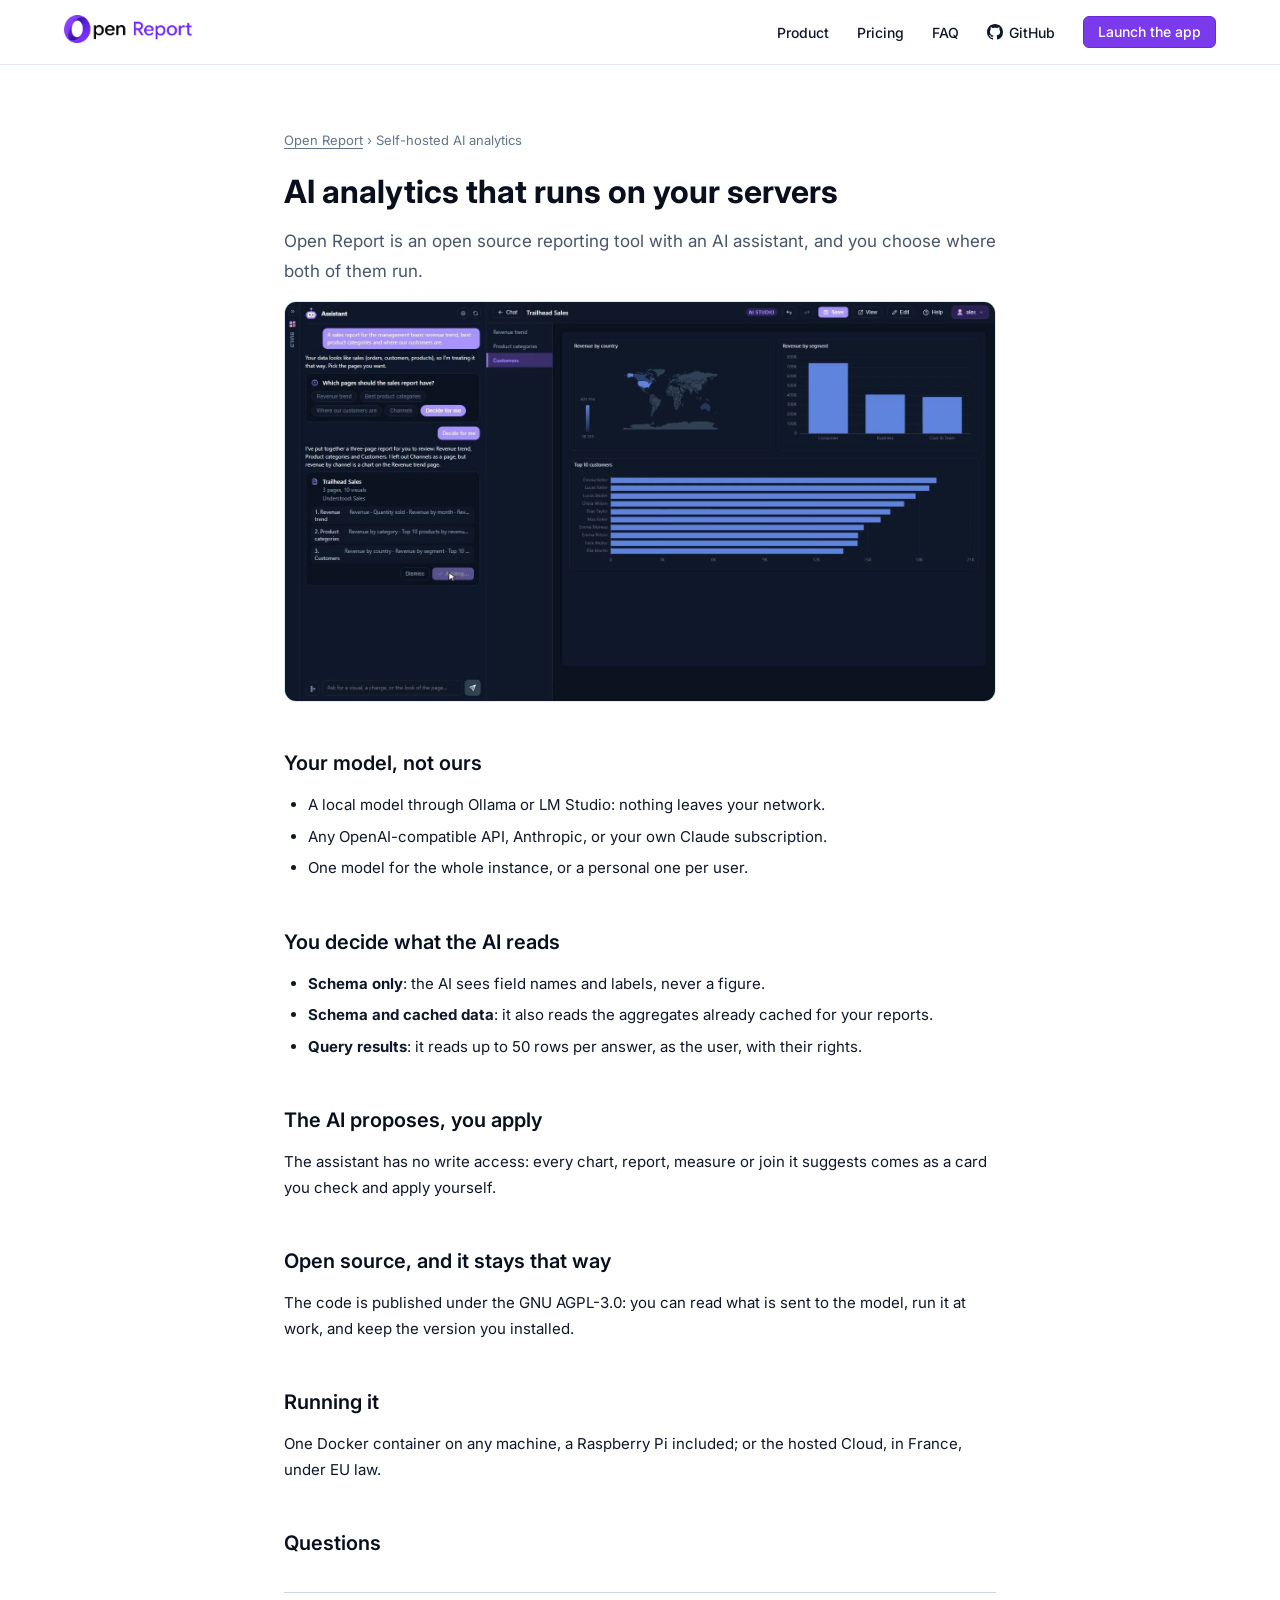
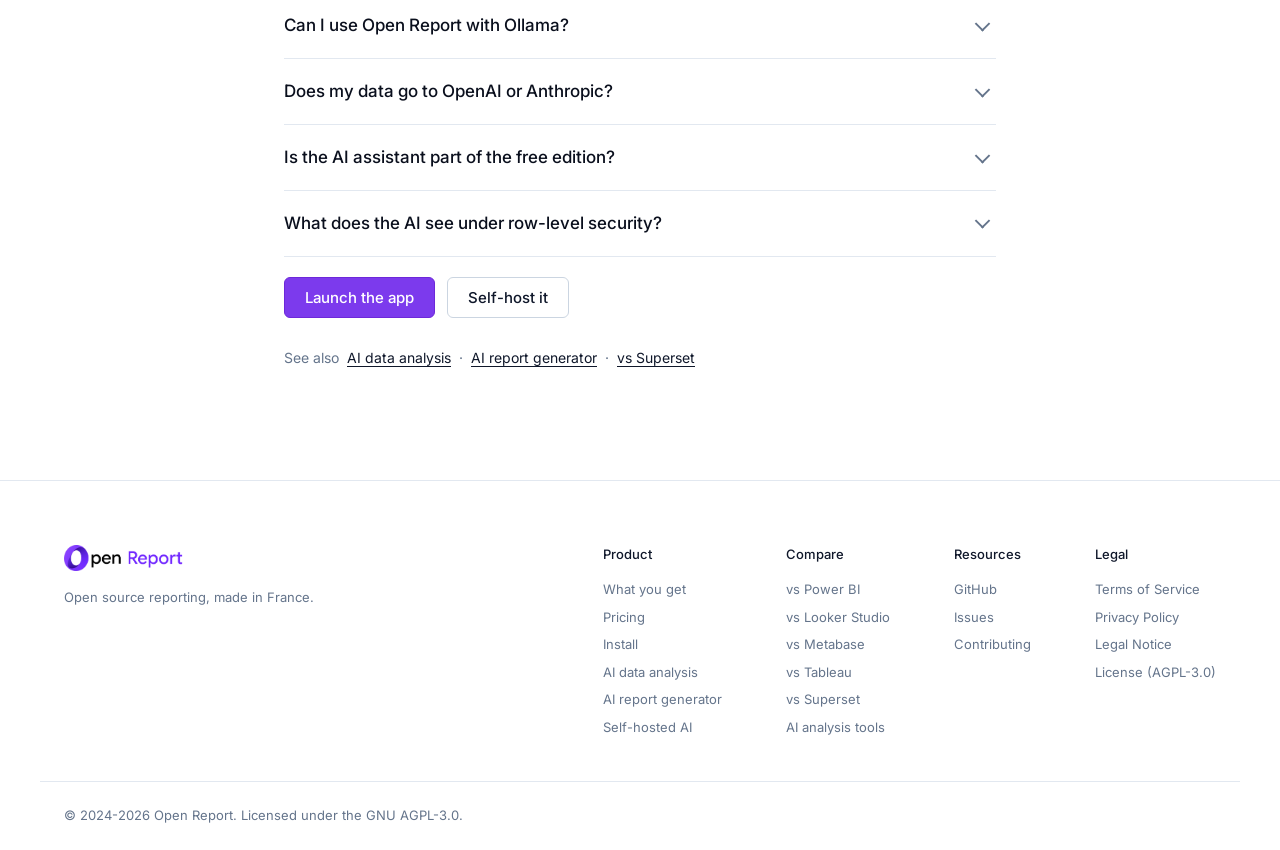
<file: self-hosted-ai-analytics/index.html>
<!DOCTYPE html>
<html lang="en">
<head>
  <meta charset="UTF-8">
  <meta name="viewport" content="width=device-width, initial-scale=1.0">
  <title>Self-hosted AI analytics with a local LLM — open source BI | Open Report</title>
  <meta name="description" content="Open source BI with an AI assistant you host yourself: run it with a local LLM (Ollama, LM Studio) or the provider you choose, and decide exactly what data the AI may read.">
  <meta name="robots" content="index, follow">
  <meta name="theme-color" content="#ffffff" media="(prefers-color-scheme: light)">
  <meta name="theme-color" content="#0a0a14" media="(prefers-color-scheme: dark)">
  <link rel="canonical" href="https://openreport.io/self-hosted-ai-analytics/">

  <meta property="og:type" content="website">
  <meta property="og:site_name" content="Open Report">
  <meta property="og:title" content="Self-hosted AI analytics with a local LLM — open source BI | Open Report">
  <meta property="og:description" content="Open source BI with an AI assistant you host yourself: run it with a local LLM (Ollama, LM Studio) or the provider you choose, and decide exactly what data the AI may read.">
  <meta property="og:url" content="https://openreport.io/self-hosted-ai-analytics/">
  <meta property="og:image" content="https://openreport.io/img/og-create.jpg">
  <meta property="og:image:width" content="1600">
  <meta property="og:image:height" content="900">
  <meta property="og:image:type" content="image/jpeg">
  <meta property="og:locale" content="en_US">
  <meta name="twitter:card" content="summary_large_image">
  <meta name="twitter:title" content="Self-hosted AI analytics with a local LLM — open source BI | Open Report">
  <meta name="twitter:description" content="Open source BI with an AI assistant you host yourself: run it with a local LLM (Ollama, LM Studio) or the provider you choose, and decide exactly what data the AI may read.">
  <meta name="twitter:image" content="https://openreport.io/img/og-create.jpg">

  <link rel="icon" type="image/png" href="/icon.png">
  <link rel="preconnect" href="https://fonts.googleapis.com">
  <link rel="preconnect" href="https://fonts.gstatic.com" crossorigin>
  <link href="https://fonts.googleapis.com/css2?family=Inter:wght@400;500;600;700;800&display=swap" rel="stylesheet">
  <link rel="stylesheet" href="/style.css">

  <script type="application/ld+json">
{
  "@context": "https://schema.org",
  "@graph": [
    {
      "@type": "WebPage",
      "name": "Self-hosted AI analytics with a local LLM — open source BI | Open Report",
      "description": "Open source BI with an AI assistant you host yourself: run it with a local LLM (Ollama, LM Studio) or the provider you choose, and decide exactly what data the AI may read.",
      "url": "https://openreport.io/self-hosted-ai-analytics/",
      "about": {
        "@type": "SoftwareApplication",
        "name": "Open Report",
        "applicationCategory": "BusinessApplication",
        "operatingSystem": "Web, Linux, macOS, Windows (self-hosted via Docker)",
        "url": "https://openreport.io/",
        "offers": {
          "@type": "Offer",
          "price": "0",
          "priceCurrency": "EUR"
        }
      },
      "video": {
        "@type": "VideoObject",
        "name": "A sales report requested in one sentence, built and designed by the assistant",
        "description": "A sales report requested in one sentence, built and designed by the assistant",
        "thumbnailUrl": "https://openreport.io/img/og-create.jpg",
        "contentUrl": "https://openreport.io/videos/create.mp4",
        "uploadDate": "2026-11-03"
      }
    },
    {
      "@type": "BreadcrumbList",
      "itemListElement": [
        {
          "@type": "ListItem",
          "position": 1,
          "name": "Open Report",
          "item": "https://openreport.io/"
        },
        {
          "@type": "ListItem",
          "position": 2,
          "name": "Self-hosted AI analytics",
          "item": "https://openreport.io/self-hosted-ai-analytics/"
        }
      ]
    },
    {
      "@type": "FAQPage",
      "mainEntity": [
        {
          "@type": "Question",
          "name": "Can I use Open Report with Ollama?",
          "acceptedAnswer": {
            "@type": "Answer",
            "text": "Yes. Point the assistant to your Ollama or LM Studio server; any model with tool calling works, and the settings page tests it for you."
          }
        },
        {
          "@type": "Question",
          "name": "Does my data go to OpenAI or Anthropic?",
          "acceptedAnswer": {
            "@type": "Answer",
            "text": "Only if you choose one of them, and only what the sharing level allows. With a local model, nothing leaves your servers."
          }
        },
        {
          "@type": "Question",
          "name": "Is the AI assistant part of the free edition?",
          "acceptedAnswer": {
            "@type": "Answer",
            "text": "Yes. The self-hosted Community edition includes every feature, the AI assistant too, with no user limit."
          }
        },
        {
          "@type": "Question",
          "name": "What does the AI see under row-level security?",
          "acceptedAnswer": {
            "@type": "Answer",
            "text": "What the user sees: it reads through the same query route, with the same rights and the same row-level rules."
          }
        }
      ]
    }
  ]
}
  </script>
</head>
<body>

  <nav class="nav">
    <div class="container nav-inner">
      <a href="/" class="logo">
        <picture>
          <source srcset="/logo-dark.png" media="(prefers-color-scheme: dark)">
          <img src="/logo.png" alt="Open Report" class="logo-img" width="341" height="72">
        </picture>
      </a>
      <div class="nav-links">
        <a href="/#product">Product</a>
        <a href="/#pricing">Pricing</a>
        <a href="/#faq">FAQ</a>
        <a href="https://github.com/cracky777/openreport" target="_blank" rel="noopener" class="nav-github"><svg width="16" height="16" viewBox="0 0 24 24" fill="currentColor" aria-hidden="true"><path d="M12 0C5.37 0 0 5.37 0 12c0 5.31 3.435 9.795 8.205 11.385.6.105.825-.255.825-.57 0-.285-.015-1.23-.015-2.235-3.015.555-3.795-.735-4.035-1.41-.135-.345-.72-1.41-1.23-1.695-.42-.225-1.02-.78-.015-.795.945-.015 1.62.87 1.845 1.23 1.08 1.815 2.805 1.305 3.495.99.105-.78.42-1.305.765-1.605-2.67-.3-5.46-1.335-5.46-5.925 0-1.305.465-2.385 1.23-3.225-.12-.3-.54-1.53.12-3.18 0 0 1.005-.315 3.3 1.23.96-.27 1.98-.405 3-.405s2.04.135 3 .405c2.295-1.56 3.3-1.23 3.3-1.23.66 1.65.24 2.88.12 3.18.765.84 1.23 1.905 1.23 3.225 0 4.605-2.805 5.625-5.475 5.925.435.375.81 1.095.81 2.22 0 1.605-.015 2.895-.015 3.3 0 .315.225.69.825.57A12.02 12.02 0 0024 12c0-6.63-5.37-12-12-12z"/></svg>GitHub</a>
        <a href="https://app.openreport.io" class="btn btn-primary btn-sm">Launch the app</a>
      </div>
      <button class="nav-toggle" type="button" aria-label="Menu" onclick="document.querySelector('.nav-links').classList.toggle('open')">
        <span></span><span></span><span></span>
      </button>
    </div>
  </nav>

  <main class="legal-page compare-page">
    <article class="container prose">
      <p class="crumb"><a href="/">Open Report</a> &rsaquo; Self-hosted AI analytics</p>
      <h1>AI analytics that runs on your servers</h1>
      <p class="lede">Open Report is an open source reporting tool with an AI assistant, and you choose where both of them run.</p>

      <video class="page-video" src="/videos/create.mp4" poster="/img/og-create.jpg" muted playsinline autoplay loop preload="metadata" width="1600" height="900" aria-label="A sales report requested in one sentence, built and designed by the assistant"></video>

      <h2>Your model, not ours</h2>
      <ul>
        <li>A local model through Ollama or LM Studio: nothing leaves your network.</li>
        <li>Any OpenAI-compatible API, Anthropic, or your own Claude subscription.</li>
        <li>One model for the whole instance, or a personal one per user.</li>
      </ul>

      <h2>You decide what the AI reads</h2>
      <ul>
        <li><strong>Schema only</strong>: the AI sees field names and labels, never a figure.</li>
        <li><strong>Schema and cached data</strong>: it also reads the aggregates already cached for your reports.</li>
        <li><strong>Query results</strong>: it reads up to 50 rows per answer, as the user, with their rights.</li>
      </ul>

      <h2>The AI proposes, you apply</h2>
      <p>The assistant has no write access: every chart, report, measure or join it suggests comes as a card you check and apply yourself.</p>

      <h2>Open source, and it stays that way</h2>
      <p>The code is published under the GNU AGPL-3.0: you can read what is sent to the model, run it at work, and keep the version you installed.</p>

      <h2>Running it</h2>
      <p>One Docker container on any machine, a Raspberry Pi included; or the hosted Cloud, in France, under EU law.</p>

      <h2>Questions</h2>
      <div class="faq-list">
        <details class="faq-item">
          <summary>Can I use Open Report with Ollama?</summary>
          <p>Yes. Point the assistant to your Ollama or LM Studio server; any model with tool calling works, and the settings page tests it for you.</p>
        </details>
        <details class="faq-item">
          <summary>Does my data go to OpenAI or Anthropic?</summary>
          <p>Only if you choose one of them, and only what the sharing level allows. With a local model, nothing leaves your servers.</p>
        </details>
        <details class="faq-item">
          <summary>Is the AI assistant part of the free edition?</summary>
          <p>Yes. The self-hosted Community edition includes every feature, the AI assistant too, with no user limit.</p>
        </details>
        <details class="faq-item">
          <summary>What does the AI see under row-level security?</summary>
          <p>What the user sees: it reads through the same query route, with the same rights and the same row-level rules.</p>
        </details>
      </div>

      <div class="compare-actions">
        <a href="https://app.openreport.io" class="btn btn-primary btn-lg">Launch the app</a>
        <a href="/#get-started" class="btn btn-outline btn-lg">Self-host it</a>
      </div>
      <p class="compare-more">
        See also
        <a href="/ai-data-analysis/">AI data analysis</a> &middot;
        <a href="/ai-report-generator/">AI report generator</a> &middot;
        <a href="/alternatives/superset/">vs Superset</a>
      </p>
    </article>
  </main>

  <footer class="footer">
    <div class="container footer-inner">
      <div class="footer-brand">
        <a href="/" class="logo">
          <picture><source srcset="/logo-dark.png" media="(prefers-color-scheme: dark)"><img src="/logo.png" alt="Open Report" class="footer-logo-img" width="341" height="72"></picture>
        </a>
        <p>Open source reporting, made in France.</p>
      </div>
      <div class="footer-links">
        <div>
          <h4>Product</h4>
          <a href="/#product">What you get</a>
          <a href="/#pricing">Pricing</a>
          <a href="/#get-started">Install</a>
          <a href="/ai-data-analysis/">AI data analysis</a>
          <a href="/ai-report-generator/">AI report generator</a>
          <a href="/self-hosted-ai-analytics/">Self-hosted AI</a>
        </div>
        <div>
          <h4>Compare</h4>
          <a href="/alternatives/power-bi/">vs Power BI</a>
          <a href="/alternatives/looker-studio/">vs Looker Studio</a>
          <a href="/alternatives/metabase/">vs Metabase</a>
          <a href="/alternatives/tableau/">vs Tableau</a>
          <a href="/alternatives/superset/">vs Superset</a>
          <a href="/open-source-ai-ad-hoc-analysis-tools/">AI analysis tools</a>
        </div>
        <div>
          <h4>Resources</h4>
          <a href="https://github.com/cracky777/openreport" target="_blank" rel="noopener">GitHub</a>
          <a href="https://github.com/cracky777/openreport/issues" target="_blank" rel="noopener">Issues</a>
          <a href="https://github.com/cracky777/openreport/blob/master/CONTRIBUTING.md" target="_blank" rel="noopener">Contributing</a>
        </div>
        <div>
          <h4>Legal</h4>
          <a href="/legal/cgu/">Terms of Service</a>
          <a href="/legal/privacy/">Privacy Policy</a>
          <a href="/legal/mentions/">Legal Notice</a>
          <a href="https://github.com/cracky777/openreport/blob/master/LICENSE" target="_blank" rel="noopener">License (AGPL-3.0)</a>
        </div>
      </div>
    </div>
    <div class="container footer-bottom">
      <p>&copy; 2024-2026 Open Report. Licensed under the GNU AGPL-3.0.</p>
    </div>
  </footer>
</body>
</html>
</file>
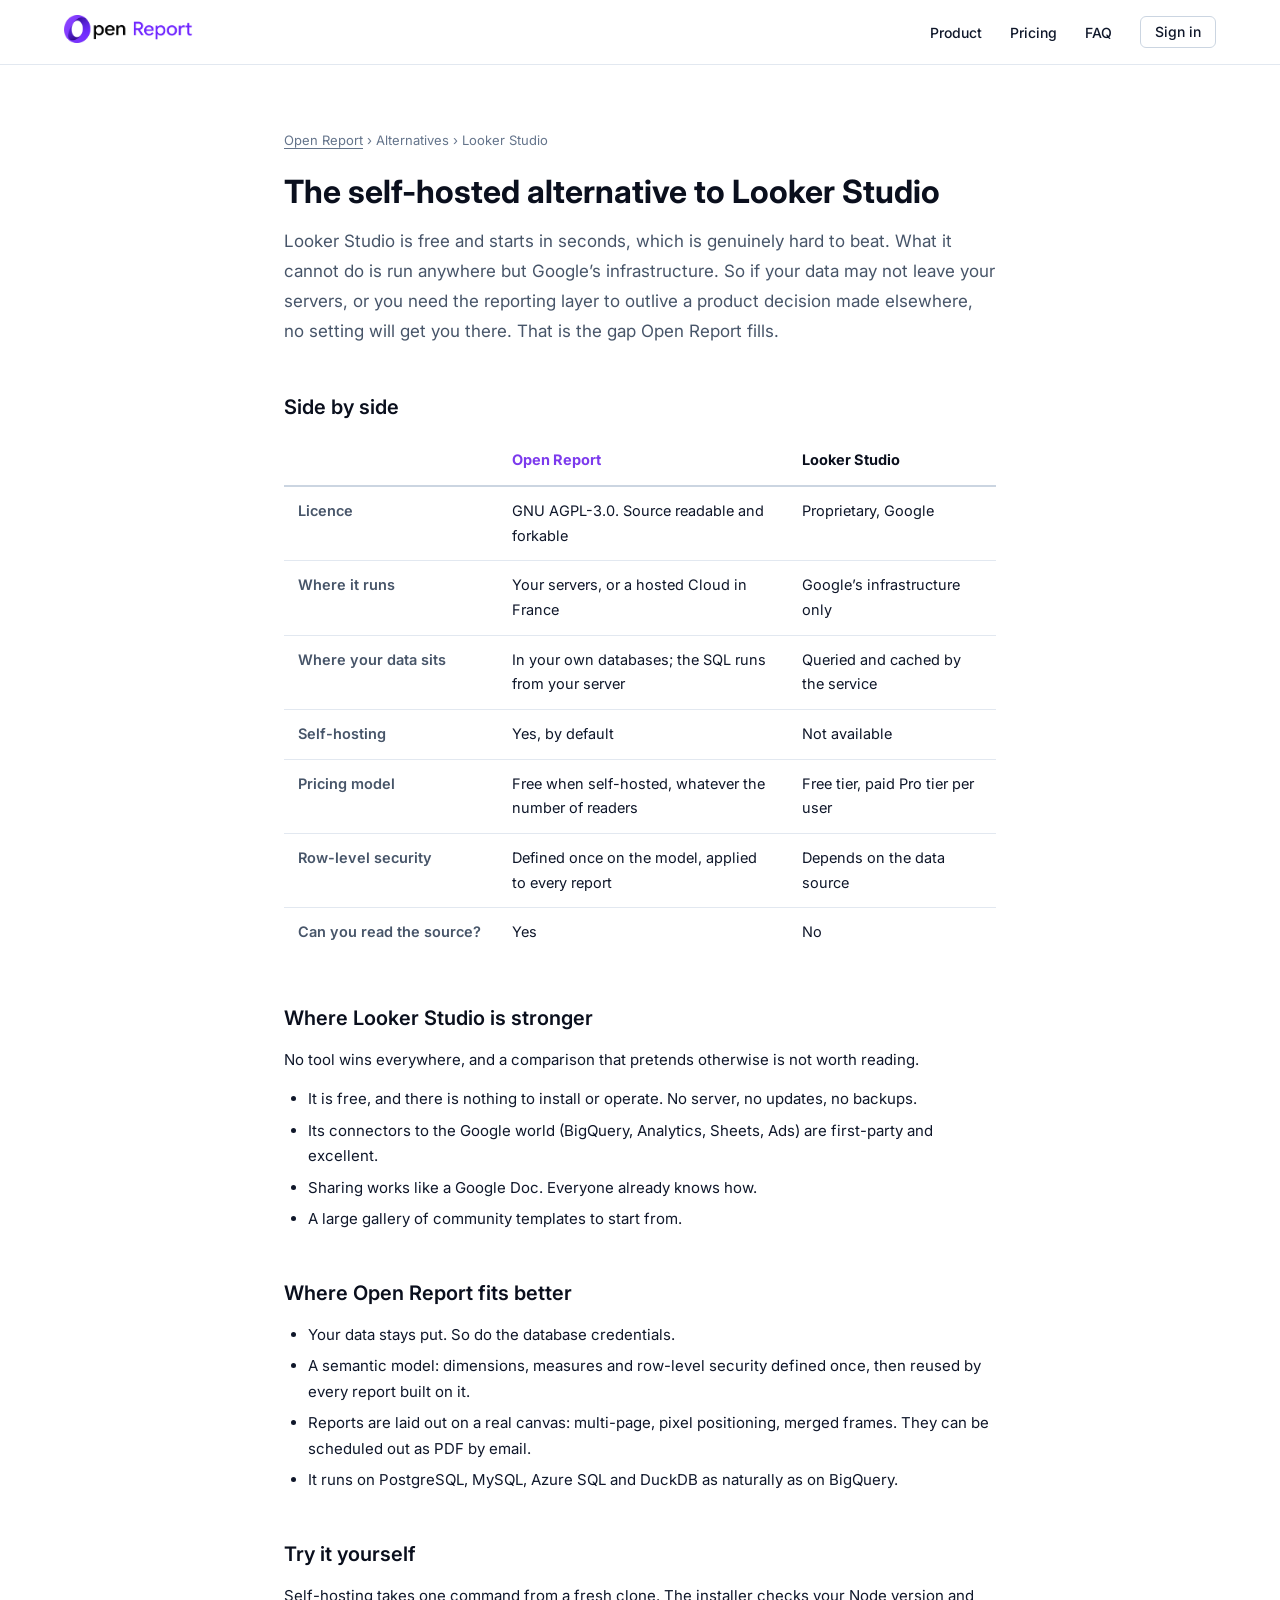
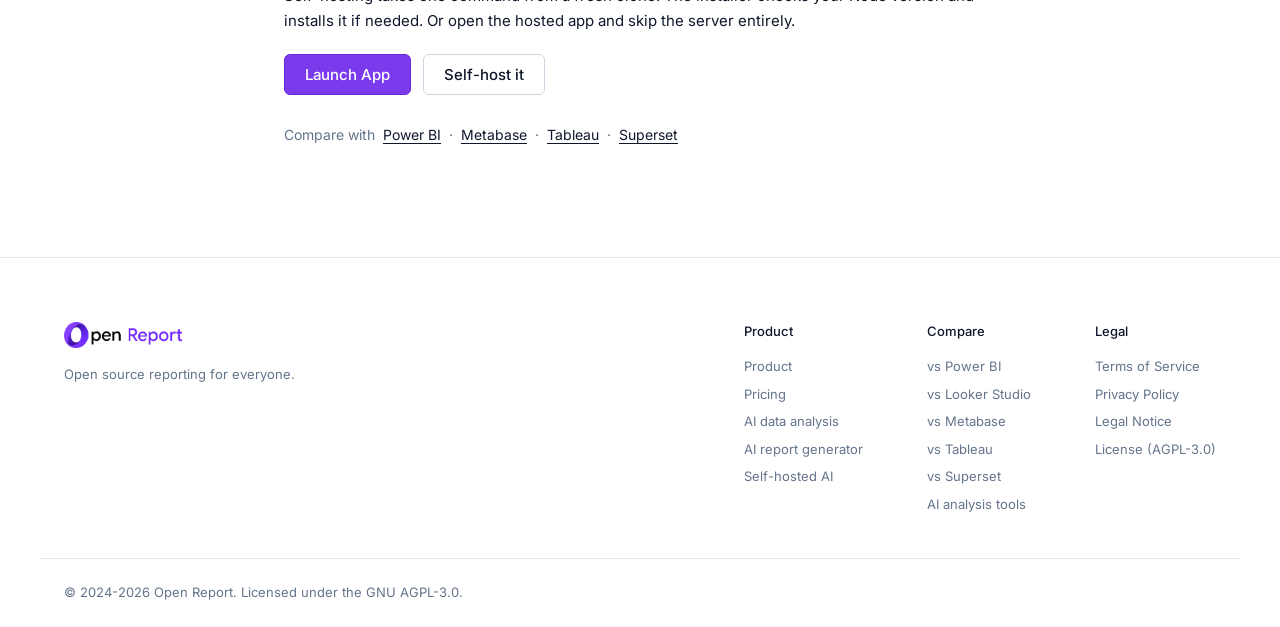
<file: alternatives/looker-studio/index.html>
<!DOCTYPE html>
<html lang="en">
<head>
  <meta charset="UTF-8">
  <meta name="viewport" content="width=device-width, initial-scale=1.0">
  <title>Self-hosted Looker Studio alternative, open source &mdash; Open Report</title>
  <meta name="description" content="Open Report is an open source alternative to Looker Studio that you host yourself: your databases, your server, row-level security and scheduled PDF emails, under the AGPL-3.0. What each tool is actually good at.">
  <meta name="robots" content="index, follow">
  <link rel="canonical" href="https://openreport.io/alternatives/looker-studio/">

  <meta property="og:type" content="article">
  <meta property="og:site_name" content="Open Report">
  <meta property="og:title" content="Self-hosted Looker Studio alternative, open source &mdash; Open Report">
  <meta property="og:description" content="Open Report is an open source alternative to Looker Studio that you host yourself: your databases, your server, row-level security and scheduled PDF emails, under the AGPL-3.0. What each tool is actually good at.">
  <meta property="og:url" content="https://openreport.io/alternatives/looker-studio/">
  <meta property="og:image" content="https://openreport.io/og-image.png">
  <meta property="og:image:type" content="image/png">
  <meta property="og:image:width" content="1200">
  <meta property="og:image:height" content="630">
  <meta name="twitter:card" content="summary_large_image">
  <meta name="twitter:title" content="Self-hosted Looker Studio alternative, open source &mdash; Open Report">
  <meta name="twitter:description" content="Open Report is an open source alternative to Looker Studio that you host yourself: your databases, your server, row-level security and scheduled PDF emails, under the AGPL-3.0. What each tool is actually good at.">
  <meta name="twitter:image" content="https://openreport.io/og-image.png">

  <link rel="icon" type="image/png" href="/icon.png">
  <link rel="preconnect" href="https://fonts.googleapis.com">
  <link rel="preconnect" href="https://fonts.gstatic.com" crossorigin>
  <link href="https://fonts.googleapis.com/css2?family=Inter:wght@400;500;600;700;800&display=swap" rel="stylesheet">
  <link rel="stylesheet" href="/style.css">

  <script type="application/ld+json">
  {
    "@context": "https://schema.org",
    "@type": "Article",
    "headline": "The self-hosted alternative to Looker Studio",
    "description": "Open Report is an open source alternative to Looker Studio that you host yourself: your databases, your server, row-level security and scheduled PDF emails, under the AGPL-3.0. What each tool is actually good at.",
    "image": "https://openreport.io/og-image.png",
    "mainEntityOfPage": "https://openreport.io/alternatives/looker-studio/",
    "author": {
      "@type": "Organization",
      "name": "Open Report",
      "url": "https://openreport.io/"
    },
    "publisher": {
      "@type": "Organization",
      "name": "Open Report",
      "url": "https://openreport.io/",
      "logo": {
        "@type": "ImageObject",
        "url": "https://openreport.io/logo.png"
      }
    }
  }
  </script>
</head>
<body>

  <nav class="nav">
    <div class="container nav-inner">
      <a href="/" class="logo">
        <picture>
          <source srcset="/logo-dark.png" media="(prefers-color-scheme: dark)">
          <img src="/logo.png" alt="Open Report" class="logo-img" width="341" height="72">
        </picture>
      </a>
      <div class="nav-links">
        <a href="/#product">Product</a>
        <a href="/#pricing">Pricing</a>
        <a href="/#faq">FAQ</a>
        <a href="https://app.openreport.io" class="btn btn-outline btn-sm">Sign in</a>
      </div>
    </div>
  </nav>
  <main class="legal-page compare-page">
    <article class="container prose">
      <p class="crumb"><a href="/">Open Report</a> &rsaquo; Alternatives &rsaquo; Looker Studio</p>
      <h1>The self-hosted alternative to Looker Studio</h1>
      <p class="lede">Looker Studio is free and starts in seconds, which is genuinely hard to beat.
        What it cannot do is run anywhere but Google&rsquo;s infrastructure. So if your data
        may not leave your servers, or you need the reporting layer to outlive a product decision
        made elsewhere, no setting will get you there. That is the gap Open Report fills.</p>

      <h2>Side by side</h2>
      <div class="compare-scroll">
        <table class="compare-table">
          <thead>
            <tr><th>&nbsp;</th><th>Open Report</th><th>Looker Studio</th></tr>
          </thead>
          <tbody>
            <tr><th scope="row">Licence</th><td>GNU AGPL-3.0. Source readable and forkable</td><td>Proprietary, Google</td></tr>
            <tr><th scope="row">Where it runs</th><td>Your servers, or a hosted Cloud in France</td><td>Google&rsquo;s infrastructure only</td></tr>
            <tr><th scope="row">Where your data sits</th><td>In your own databases; the SQL runs from your server</td><td>Queried and cached by the service</td></tr>
            <tr><th scope="row">Self-hosting</th><td>Yes, by default</td><td>Not available</td></tr>
            <tr><th scope="row">Pricing model</th><td>Free when self-hosted, whatever the number of readers</td><td>Free tier, paid Pro tier per user</td></tr>
            <tr><th scope="row">Row-level security</th><td>Defined once on the model, applied to every report</td><td>Depends on the data source</td></tr>
            <tr><th scope="row">Can you read the source?</th><td>Yes</td><td>No</td></tr>
          </tbody>
        </table>
      </div>

      <h2>Where Looker Studio is stronger</h2>
      <p>No tool wins everywhere, and a comparison that pretends otherwise is not worth reading.</p>
      <ul>
        <li>It is free, and there is nothing to install or operate. No server, no updates, no backups.</li>
        <li>Its connectors to the Google world (BigQuery, Analytics, Sheets, Ads) are first-party and excellent.</li>
        <li>Sharing works like a Google Doc. Everyone already knows how.</li>
        <li>A large gallery of community templates to start from.</li>
      </ul>

      <h2>Where Open Report fits better</h2>
      <ul>
        <li>Your data stays put. So do the database credentials.</li>
        <li>A semantic model: dimensions, measures and row-level security defined once, then reused by every report built on it.</li>
        <li>Reports are laid out on a real canvas: multi-page, pixel positioning, merged frames. They can be scheduled out as PDF by email.</li>
        <li>It runs on PostgreSQL, MySQL, Azure SQL and DuckDB as naturally as on BigQuery.</li>
      </ul>

      <h2>Try it yourself</h2>
      <p>
        Self-hosting takes one command from a fresh clone. The installer checks your Node
        version and installs it if needed. Or open the hosted app and skip the server entirely.
      </p>
      <div class="compare-actions">
        <a href="https://app.openreport.io" class="btn btn-primary btn-lg">Launch App</a>
        <a href="/#get-started" class="btn btn-outline btn-lg">Self-host it</a>
      </div>
      <p class="compare-more">
        Compare with
        <a href="/alternatives/power-bi/">Power BI</a> &middot;
        <a href="/alternatives/metabase/">Metabase</a> &middot;
        <a href="/alternatives/tableau/">Tableau</a> &middot;
        <a href="/alternatives/superset/">Superset</a>
      </p>
    </article>
  </main>

  <footer class="footer">
    <div class="container footer-inner">
      <div class="footer-brand">
        <a href="/" class="logo">
          <picture><source srcset="/logo-dark.png" media="(prefers-color-scheme: dark)"><img src="/logo.png" alt="Open Report" class="footer-logo-img" width="341" height="72"></picture>
        </a>
        <p>Open source reporting for everyone.</p>
      </div>
      <div class="footer-links">
        <div>
          <h4>Product</h4>
          <a href="/#product">Product</a>
          <a href="/#pricing">Pricing</a>
          <a href="/ai-data-analysis/">AI data analysis</a>
          <a href="/ai-report-generator/">AI report generator</a>
          <a href="/self-hosted-ai-analytics/">Self-hosted AI</a>
        </div>
        <div>
          <h4>Compare</h4>
          <a href="/alternatives/power-bi/">vs Power BI</a>
          <a href="/alternatives/looker-studio/">vs Looker Studio</a>
          <a href="/alternatives/metabase/">vs Metabase</a>
          <a href="/alternatives/tableau/">vs Tableau</a>
          <a href="/alternatives/superset/">vs Superset</a>
          <a href="/open-source-ai-ad-hoc-analysis-tools/">AI analysis tools</a>
        </div>
        <div>
          <h4>Legal</h4>
          <a href="/legal/cgu/">Terms of Service</a>
          <a href="/legal/privacy/">Privacy Policy</a>
          <a href="/legal/mentions/">Legal Notice</a>
          <a href="https://github.com/cracky777/openreport/blob/master/LICENSE" target="_blank">License (AGPL-3.0)</a>
        </div>
      </div>
    </div>
    <div class="container footer-bottom">
      <p>&copy; 2024-2026 Open Report. Licensed under the GNU AGPL-3.0.</p>
    </div>
  </footer>

</body>
</html>
</file>
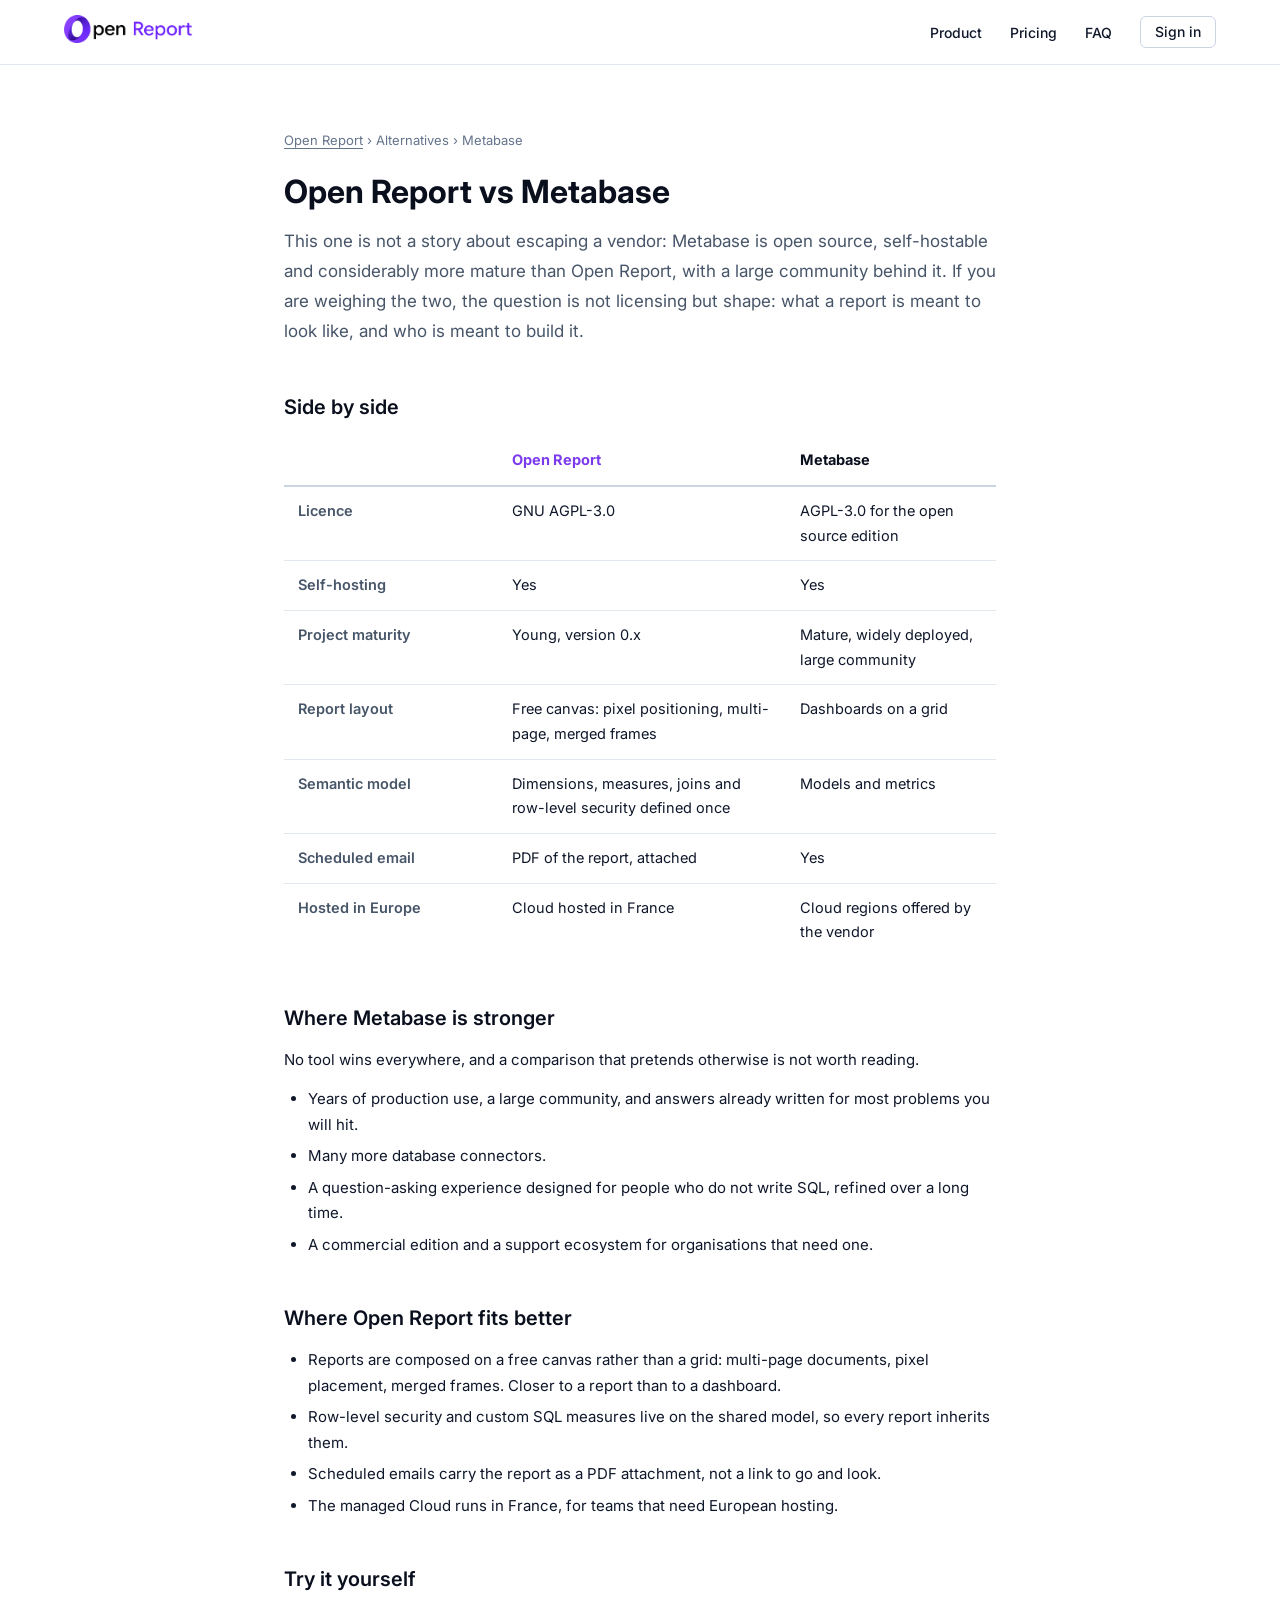
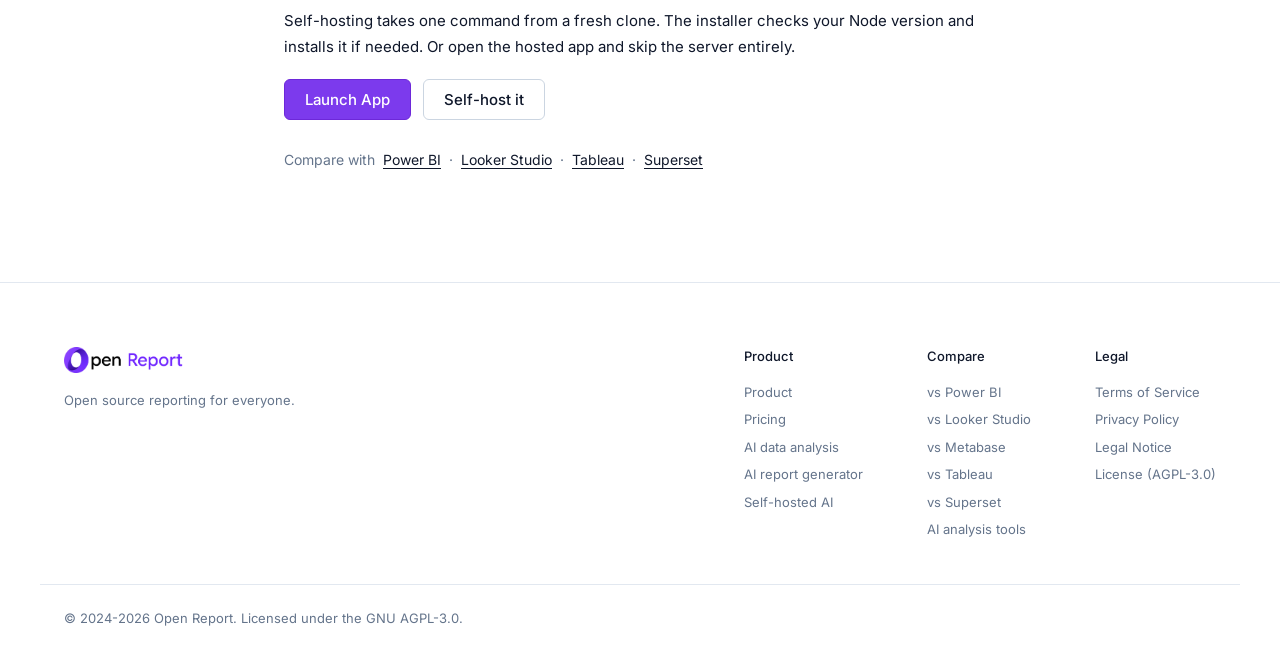
<file: alternatives/metabase/index.html>
<!DOCTYPE html>
<html lang="en">
<head>
  <meta charset="UTF-8">
  <meta name="viewport" content="width=device-width, initial-scale=1.0">
  <title>Open Report vs Metabase &mdash; two open source BI tools compared</title>
  <meta name="description" content="Both are open source and self-hostable. Metabase is the older and larger project; Open Report is built around a report canvas, a semantic model and scheduled PDF emails. An honest comparison.">
  <meta name="robots" content="index, follow">
  <link rel="canonical" href="https://openreport.io/alternatives/metabase/">

  <meta property="og:type" content="article">
  <meta property="og:site_name" content="Open Report">
  <meta property="og:title" content="Open Report vs Metabase &mdash; two open source BI tools compared">
  <meta property="og:description" content="Both are open source and self-hostable. Metabase is the older and larger project; Open Report is built around a report canvas, a semantic model and scheduled PDF emails. An honest comparison.">
  <meta property="og:url" content="https://openreport.io/alternatives/metabase/">
  <meta property="og:image" content="https://openreport.io/og-image.png">
  <meta property="og:image:type" content="image/png">
  <meta property="og:image:width" content="1200">
  <meta property="og:image:height" content="630">
  <meta name="twitter:card" content="summary_large_image">
  <meta name="twitter:title" content="Open Report vs Metabase &mdash; two open source BI tools compared">
  <meta name="twitter:description" content="Both are open source and self-hostable. Metabase is the older and larger project; Open Report is built around a report canvas, a semantic model and scheduled PDF emails. An honest comparison.">
  <meta name="twitter:image" content="https://openreport.io/og-image.png">

  <link rel="icon" type="image/png" href="/icon.png">
  <link rel="preconnect" href="https://fonts.googleapis.com">
  <link rel="preconnect" href="https://fonts.gstatic.com" crossorigin>
  <link href="https://fonts.googleapis.com/css2?family=Inter:wght@400;500;600;700;800&display=swap" rel="stylesheet">
  <link rel="stylesheet" href="/style.css">

  <script type="application/ld+json">
  {
    "@context": "https://schema.org",
    "@type": "Article",
    "headline": "Open Report vs Metabase",
    "description": "Both are open source and self-hostable. Metabase is the older and larger project; Open Report is built around a report canvas, a semantic model and scheduled PDF emails. An honest comparison.",
    "image": "https://openreport.io/og-image.png",
    "mainEntityOfPage": "https://openreport.io/alternatives/metabase/",
    "author": {
      "@type": "Organization",
      "name": "Open Report",
      "url": "https://openreport.io/"
    },
    "publisher": {
      "@type": "Organization",
      "name": "Open Report",
      "url": "https://openreport.io/",
      "logo": {
        "@type": "ImageObject",
        "url": "https://openreport.io/logo.png"
      }
    }
  }
  </script>
</head>
<body>

  <nav class="nav">
    <div class="container nav-inner">
      <a href="/" class="logo">
        <picture>
          <source srcset="/logo-dark.png" media="(prefers-color-scheme: dark)">
          <img src="/logo.png" alt="Open Report" class="logo-img" width="341" height="72">
        </picture>
      </a>
      <div class="nav-links">
        <a href="/#product">Product</a>
        <a href="/#pricing">Pricing</a>
        <a href="/#faq">FAQ</a>
        <a href="https://app.openreport.io" class="btn btn-outline btn-sm">Sign in</a>
      </div>
    </div>
  </nav>
  <main class="legal-page compare-page">
    <article class="container prose">
      <p class="crumb"><a href="/">Open Report</a> &rsaquo; Alternatives &rsaquo; Metabase</p>
      <h1>Open Report vs Metabase</h1>
      <p class="lede">This one is not a story about escaping a vendor: Metabase is open source, self-hostable
        and considerably more mature than Open Report, with a large community behind it. If you are
        weighing the two, the question is not licensing but shape: what a report is meant to
        look like, and who is meant to build it.</p>

      <h2>Side by side</h2>
      <div class="compare-scroll">
        <table class="compare-table">
          <thead>
            <tr><th>&nbsp;</th><th>Open Report</th><th>Metabase</th></tr>
          </thead>
          <tbody>
            <tr><th scope="row">Licence</th><td>GNU AGPL-3.0</td><td>AGPL-3.0 for the open source edition</td></tr>
            <tr><th scope="row">Self-hosting</th><td>Yes</td><td>Yes</td></tr>
            <tr><th scope="row">Project maturity</th><td>Young, version 0.x</td><td>Mature, widely deployed, large community</td></tr>
            <tr><th scope="row">Report layout</th><td>Free canvas: pixel positioning, multi-page, merged frames</td><td>Dashboards on a grid</td></tr>
            <tr><th scope="row">Semantic model</th><td>Dimensions, measures, joins and row-level security defined once</td><td>Models and metrics</td></tr>
            <tr><th scope="row">Scheduled email</th><td>PDF of the report, attached</td><td>Yes</td></tr>
            <tr><th scope="row">Hosted in Europe</th><td>Cloud hosted in France</td><td>Cloud regions offered by the vendor</td></tr>
          </tbody>
        </table>
      </div>

      <h2>Where Metabase is stronger</h2>
      <p>No tool wins everywhere, and a comparison that pretends otherwise is not worth reading.</p>
      <ul>
        <li>Years of production use, a large community, and answers already written for most problems you will hit.</li>
        <li>Many more database connectors.</li>
        <li>A question-asking experience designed for people who do not write SQL, refined over a long time.</li>
        <li>A commercial edition and a support ecosystem for organisations that need one.</li>
      </ul>

      <h2>Where Open Report fits better</h2>
      <ul>
        <li>Reports are composed on a free canvas rather than a grid: multi-page documents, pixel placement, merged frames. Closer to a report than to a dashboard.</li>
        <li>Row-level security and custom SQL measures live on the shared model, so every report inherits them.</li>
        <li>Scheduled emails carry the report as a PDF attachment, not a link to go and look.</li>
        <li>The managed Cloud runs in France, for teams that need European hosting.</li>
      </ul>

      <h2>Try it yourself</h2>
      <p>
        Self-hosting takes one command from a fresh clone. The installer checks your Node
        version and installs it if needed. Or open the hosted app and skip the server entirely.
      </p>
      <div class="compare-actions">
        <a href="https://app.openreport.io" class="btn btn-primary btn-lg">Launch App</a>
        <a href="/#get-started" class="btn btn-outline btn-lg">Self-host it</a>
      </div>
      <p class="compare-more">
        Compare with
        <a href="/alternatives/power-bi/">Power BI</a> &middot;
        <a href="/alternatives/looker-studio/">Looker Studio</a> &middot;
        <a href="/alternatives/tableau/">Tableau</a> &middot;
        <a href="/alternatives/superset/">Superset</a>
      </p>
    </article>
  </main>

  <footer class="footer">
    <div class="container footer-inner">
      <div class="footer-brand">
        <a href="/" class="logo">
          <picture><source srcset="/logo-dark.png" media="(prefers-color-scheme: dark)"><img src="/logo.png" alt="Open Report" class="footer-logo-img" width="341" height="72"></picture>
        </a>
        <p>Open source reporting for everyone.</p>
      </div>
      <div class="footer-links">
        <div>
          <h4>Product</h4>
          <a href="/#product">Product</a>
          <a href="/#pricing">Pricing</a>
          <a href="/ai-data-analysis/">AI data analysis</a>
          <a href="/ai-report-generator/">AI report generator</a>
          <a href="/self-hosted-ai-analytics/">Self-hosted AI</a>
        </div>
        <div>
          <h4>Compare</h4>
          <a href="/alternatives/power-bi/">vs Power BI</a>
          <a href="/alternatives/looker-studio/">vs Looker Studio</a>
          <a href="/alternatives/metabase/">vs Metabase</a>
          <a href="/alternatives/tableau/">vs Tableau</a>
          <a href="/alternatives/superset/">vs Superset</a>
          <a href="/open-source-ai-ad-hoc-analysis-tools/">AI analysis tools</a>
        </div>
        <div>
          <h4>Legal</h4>
          <a href="/legal/cgu/">Terms of Service</a>
          <a href="/legal/privacy/">Privacy Policy</a>
          <a href="/legal/mentions/">Legal Notice</a>
          <a href="https://github.com/cracky777/openreport/blob/master/LICENSE" target="_blank">License (AGPL-3.0)</a>
        </div>
      </div>
    </div>
    <div class="container footer-bottom">
      <p>&copy; 2024-2026 Open Report. Licensed under the GNU AGPL-3.0.</p>
    </div>
  </footer>

</body>
</html>
</file>
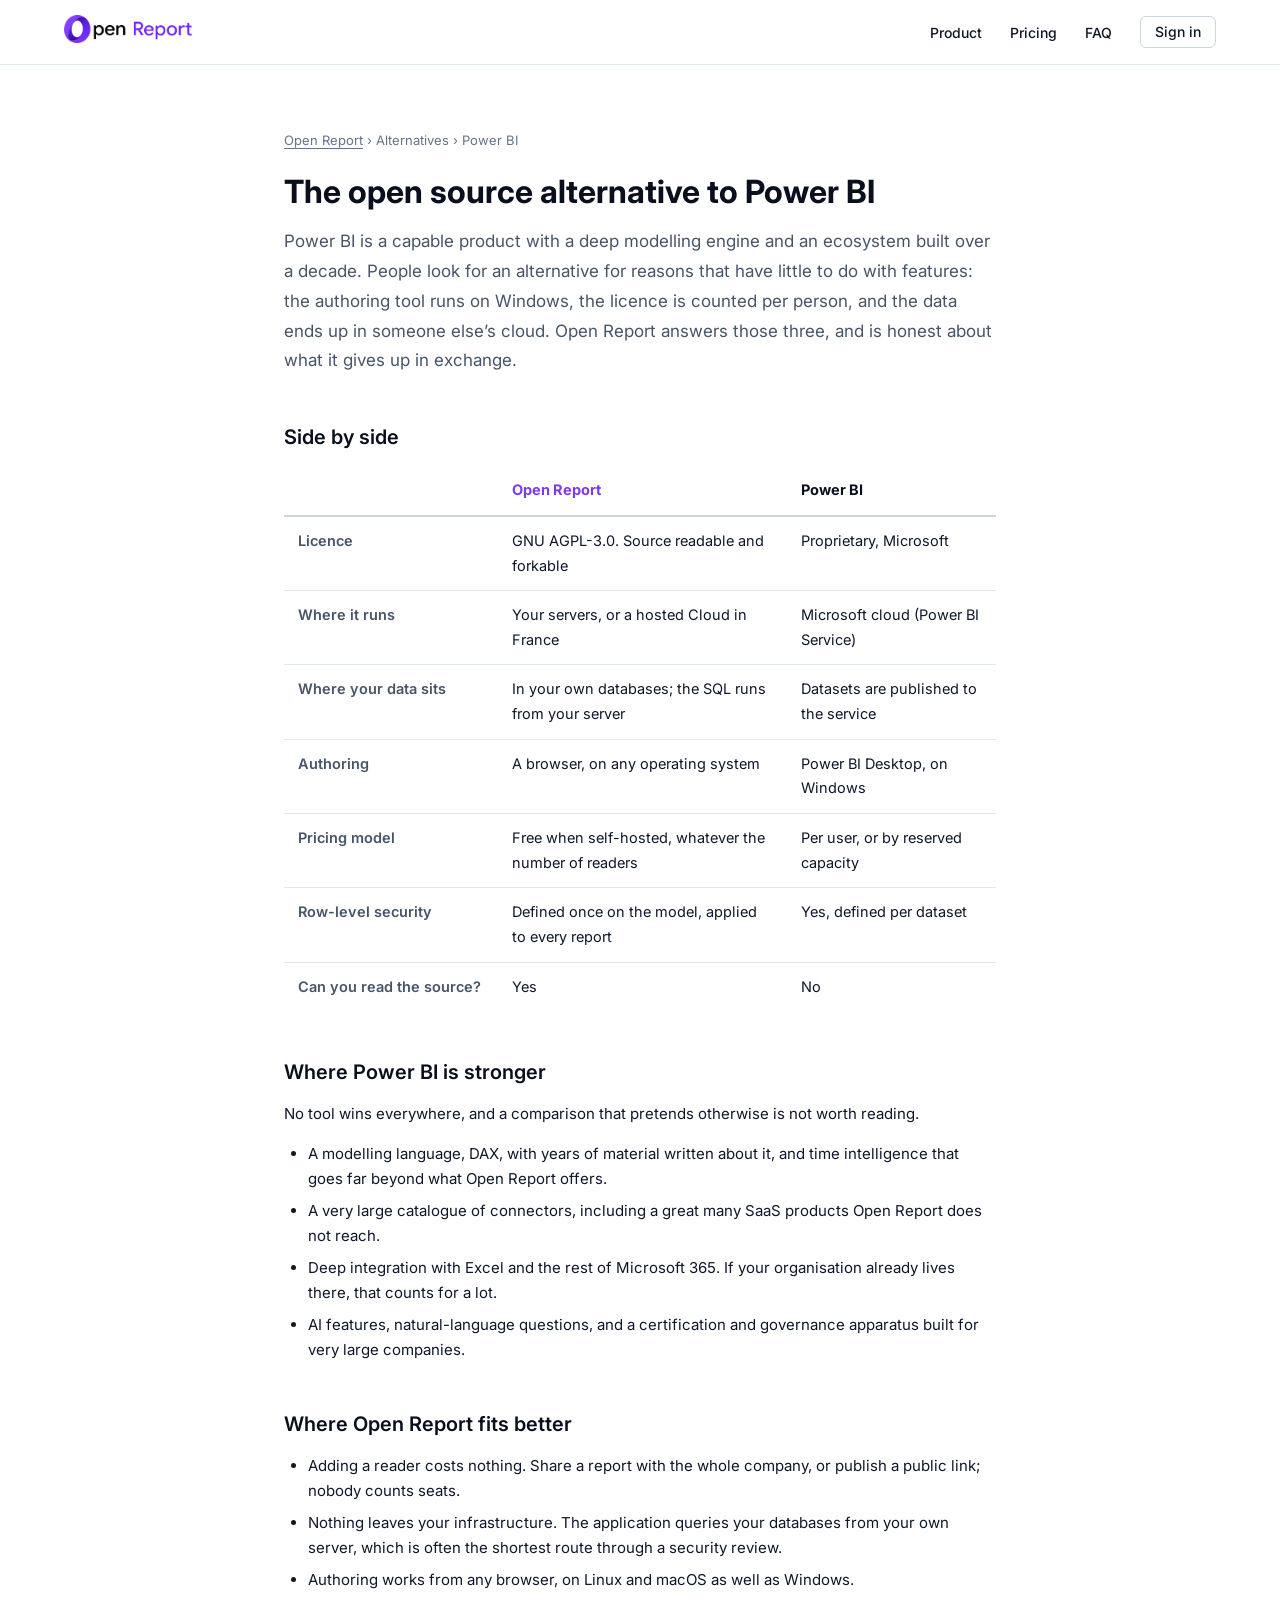
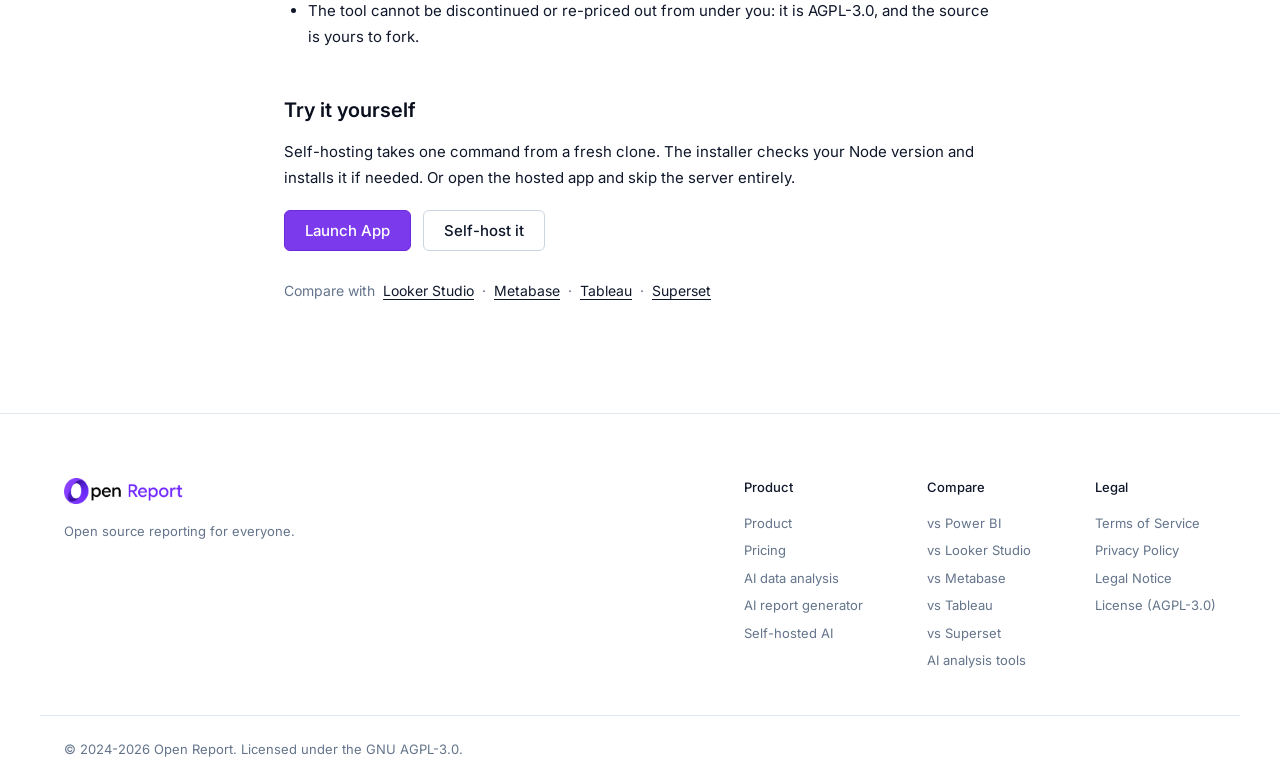
<file: alternatives/power-bi/index.html>
<!DOCTYPE html>
<html lang="en">
<head>
  <meta charset="UTF-8">
  <meta name="viewport" content="width=device-width, initial-scale=1.0">
  <title>Open source Power BI alternative you can self-host &mdash; Open Report</title>
  <meta name="description" content="Open Report is an open source, self-hosted alternative to Power BI: drag-and-drop dashboards, row-level security and scheduled email reports, on your own servers, under the AGPL-3.0. An honest comparison of what each one is good at.">
  <meta name="robots" content="index, follow">
  <link rel="canonical" href="https://openreport.io/alternatives/power-bi/">

  <meta property="og:type" content="article">
  <meta property="og:site_name" content="Open Report">
  <meta property="og:title" content="Open source Power BI alternative you can self-host &mdash; Open Report">
  <meta property="og:description" content="Open Report is an open source, self-hosted alternative to Power BI: drag-and-drop dashboards, row-level security and scheduled email reports, on your own servers, under the AGPL-3.0. An honest comparison of what each one is good at.">
  <meta property="og:url" content="https://openreport.io/alternatives/power-bi/">
  <meta property="og:image" content="https://openreport.io/og-image.png">
  <meta property="og:image:type" content="image/png">
  <meta property="og:image:width" content="1200">
  <meta property="og:image:height" content="630">
  <meta name="twitter:card" content="summary_large_image">
  <meta name="twitter:title" content="Open source Power BI alternative you can self-host &mdash; Open Report">
  <meta name="twitter:description" content="Open Report is an open source, self-hosted alternative to Power BI: drag-and-drop dashboards, row-level security and scheduled email reports, on your own servers, under the AGPL-3.0. An honest comparison of what each one is good at.">
  <meta name="twitter:image" content="https://openreport.io/og-image.png">

  <link rel="icon" type="image/png" href="/icon.png">
  <link rel="preconnect" href="https://fonts.googleapis.com">
  <link rel="preconnect" href="https://fonts.gstatic.com" crossorigin>
  <link href="https://fonts.googleapis.com/css2?family=Inter:wght@400;500;600;700;800&display=swap" rel="stylesheet">
  <link rel="stylesheet" href="/style.css">

  <script type="application/ld+json">
  {
    "@context": "https://schema.org",
    "@type": "Article",
    "headline": "The open source alternative to Power BI",
    "description": "Open Report is an open source, self-hosted alternative to Power BI: drag-and-drop dashboards, row-level security and scheduled email reports, on your own servers, under the AGPL-3.0. An honest comparison of what each one is good at.",
    "image": "https://openreport.io/og-image.png",
    "mainEntityOfPage": "https://openreport.io/alternatives/power-bi/",
    "author": {
      "@type": "Organization",
      "name": "Open Report",
      "url": "https://openreport.io/"
    },
    "publisher": {
      "@type": "Organization",
      "name": "Open Report",
      "url": "https://openreport.io/",
      "logo": {
        "@type": "ImageObject",
        "url": "https://openreport.io/logo.png"
      }
    }
  }
  </script>
</head>
<body>

  <nav class="nav">
    <div class="container nav-inner">
      <a href="/" class="logo">
        <picture>
          <source srcset="/logo-dark.png" media="(prefers-color-scheme: dark)">
          <img src="/logo.png" alt="Open Report" class="logo-img" width="341" height="72">
        </picture>
      </a>
      <div class="nav-links">
        <a href="/#product">Product</a>
        <a href="/#pricing">Pricing</a>
        <a href="/#faq">FAQ</a>
        <a href="https://app.openreport.io" class="btn btn-outline btn-sm">Sign in</a>
      </div>
    </div>
  </nav>
  <main class="legal-page compare-page">
    <article class="container prose">
      <p class="crumb"><a href="/">Open Report</a> &rsaquo; Alternatives &rsaquo; Power BI</p>
      <h1>The open source alternative to Power BI</h1>
      <p class="lede">Power BI is a capable product with a deep modelling engine and an ecosystem
        built over a decade. People look for an alternative for reasons that have little to do with
        features: the authoring tool runs on Windows, the licence is counted per person, and the
        data ends up in someone else&rsquo;s cloud. Open Report answers those three, and is honest
        about what it gives up in exchange.</p>

      <h2>Side by side</h2>
      <div class="compare-scroll">
        <table class="compare-table">
          <thead>
            <tr><th>&nbsp;</th><th>Open Report</th><th>Power BI</th></tr>
          </thead>
          <tbody>
            <tr><th scope="row">Licence</th><td>GNU AGPL-3.0. Source readable and forkable</td><td>Proprietary, Microsoft</td></tr>
            <tr><th scope="row">Where it runs</th><td>Your servers, or a hosted Cloud in France</td><td>Microsoft cloud (Power BI Service)</td></tr>
            <tr><th scope="row">Where your data sits</th><td>In your own databases; the SQL runs from your server</td><td>Datasets are published to the service</td></tr>
            <tr><th scope="row">Authoring</th><td>A browser, on any operating system</td><td>Power BI Desktop, on Windows</td></tr>
            <tr><th scope="row">Pricing model</th><td>Free when self-hosted, whatever the number of readers</td><td>Per user, or by reserved capacity</td></tr>
            <tr><th scope="row">Row-level security</th><td>Defined once on the model, applied to every report</td><td>Yes, defined per dataset</td></tr>
            <tr><th scope="row">Can you read the source?</th><td>Yes</td><td>No</td></tr>
          </tbody>
        </table>
      </div>

      <h2>Where Power BI is stronger</h2>
      <p>No tool wins everywhere, and a comparison that pretends otherwise is not worth reading.</p>
      <ul>
        <li>A modelling language, DAX, with years of material written about it, and time intelligence that goes far beyond what Open Report offers.</li>
        <li>A very large catalogue of connectors, including a great many SaaS products Open Report does not reach.</li>
        <li>Deep integration with Excel and the rest of Microsoft 365. If your organisation already lives there, that counts for a lot.</li>
        <li>AI features, natural-language questions, and a certification and governance apparatus built for very large companies.</li>
      </ul>

      <h2>Where Open Report fits better</h2>
      <ul>
        <li>Adding a reader costs nothing. Share a report with the whole company, or publish a public link; nobody counts seats.</li>
        <li>Nothing leaves your infrastructure. The application queries your databases from your own server, which is often the shortest route through a security review.</li>
        <li>Authoring works from any browser, on Linux and macOS as well as Windows.</li>
        <li>The tool cannot be discontinued or re-priced out from under you: it is AGPL-3.0, and the source is yours to fork.</li>
      </ul>

      <h2>Try it yourself</h2>
      <p>
        Self-hosting takes one command from a fresh clone. The installer checks your Node
        version and installs it if needed. Or open the hosted app and skip the server entirely.
      </p>
      <div class="compare-actions">
        <a href="https://app.openreport.io" class="btn btn-primary btn-lg">Launch App</a>
        <a href="/#get-started" class="btn btn-outline btn-lg">Self-host it</a>
      </div>
      <p class="compare-more">
        Compare with
        <a href="/alternatives/looker-studio/">Looker Studio</a> &middot;
        <a href="/alternatives/metabase/">Metabase</a> &middot;
        <a href="/alternatives/tableau/">Tableau</a> &middot;
        <a href="/alternatives/superset/">Superset</a>
      </p>
    </article>
  </main>

  <footer class="footer">
    <div class="container footer-inner">
      <div class="footer-brand">
        <a href="/" class="logo">
          <picture><source srcset="/logo-dark.png" media="(prefers-color-scheme: dark)"><img src="/logo.png" alt="Open Report" class="footer-logo-img" width="341" height="72"></picture>
        </a>
        <p>Open source reporting for everyone.</p>
      </div>
      <div class="footer-links">
        <div>
          <h4>Product</h4>
          <a href="/#product">Product</a>
          <a href="/#pricing">Pricing</a>
          <a href="/ai-data-analysis/">AI data analysis</a>
          <a href="/ai-report-generator/">AI report generator</a>
          <a href="/self-hosted-ai-analytics/">Self-hosted AI</a>
        </div>
        <div>
          <h4>Compare</h4>
          <a href="/alternatives/power-bi/">vs Power BI</a>
          <a href="/alternatives/looker-studio/">vs Looker Studio</a>
          <a href="/alternatives/metabase/">vs Metabase</a>
          <a href="/alternatives/tableau/">vs Tableau</a>
          <a href="/alternatives/superset/">vs Superset</a>
          <a href="/open-source-ai-ad-hoc-analysis-tools/">AI analysis tools</a>
        </div>
        <div>
          <h4>Legal</h4>
          <a href="/legal/cgu/">Terms of Service</a>
          <a href="/legal/privacy/">Privacy Policy</a>
          <a href="/legal/mentions/">Legal Notice</a>
          <a href="https://github.com/cracky777/openreport/blob/master/LICENSE" target="_blank">License (AGPL-3.0)</a>
        </div>
      </div>
    </div>
    <div class="container footer-bottom">
      <p>&copy; 2024-2026 Open Report. Licensed under the GNU AGPL-3.0.</p>
    </div>
  </footer>

</body>
</html>
</file>
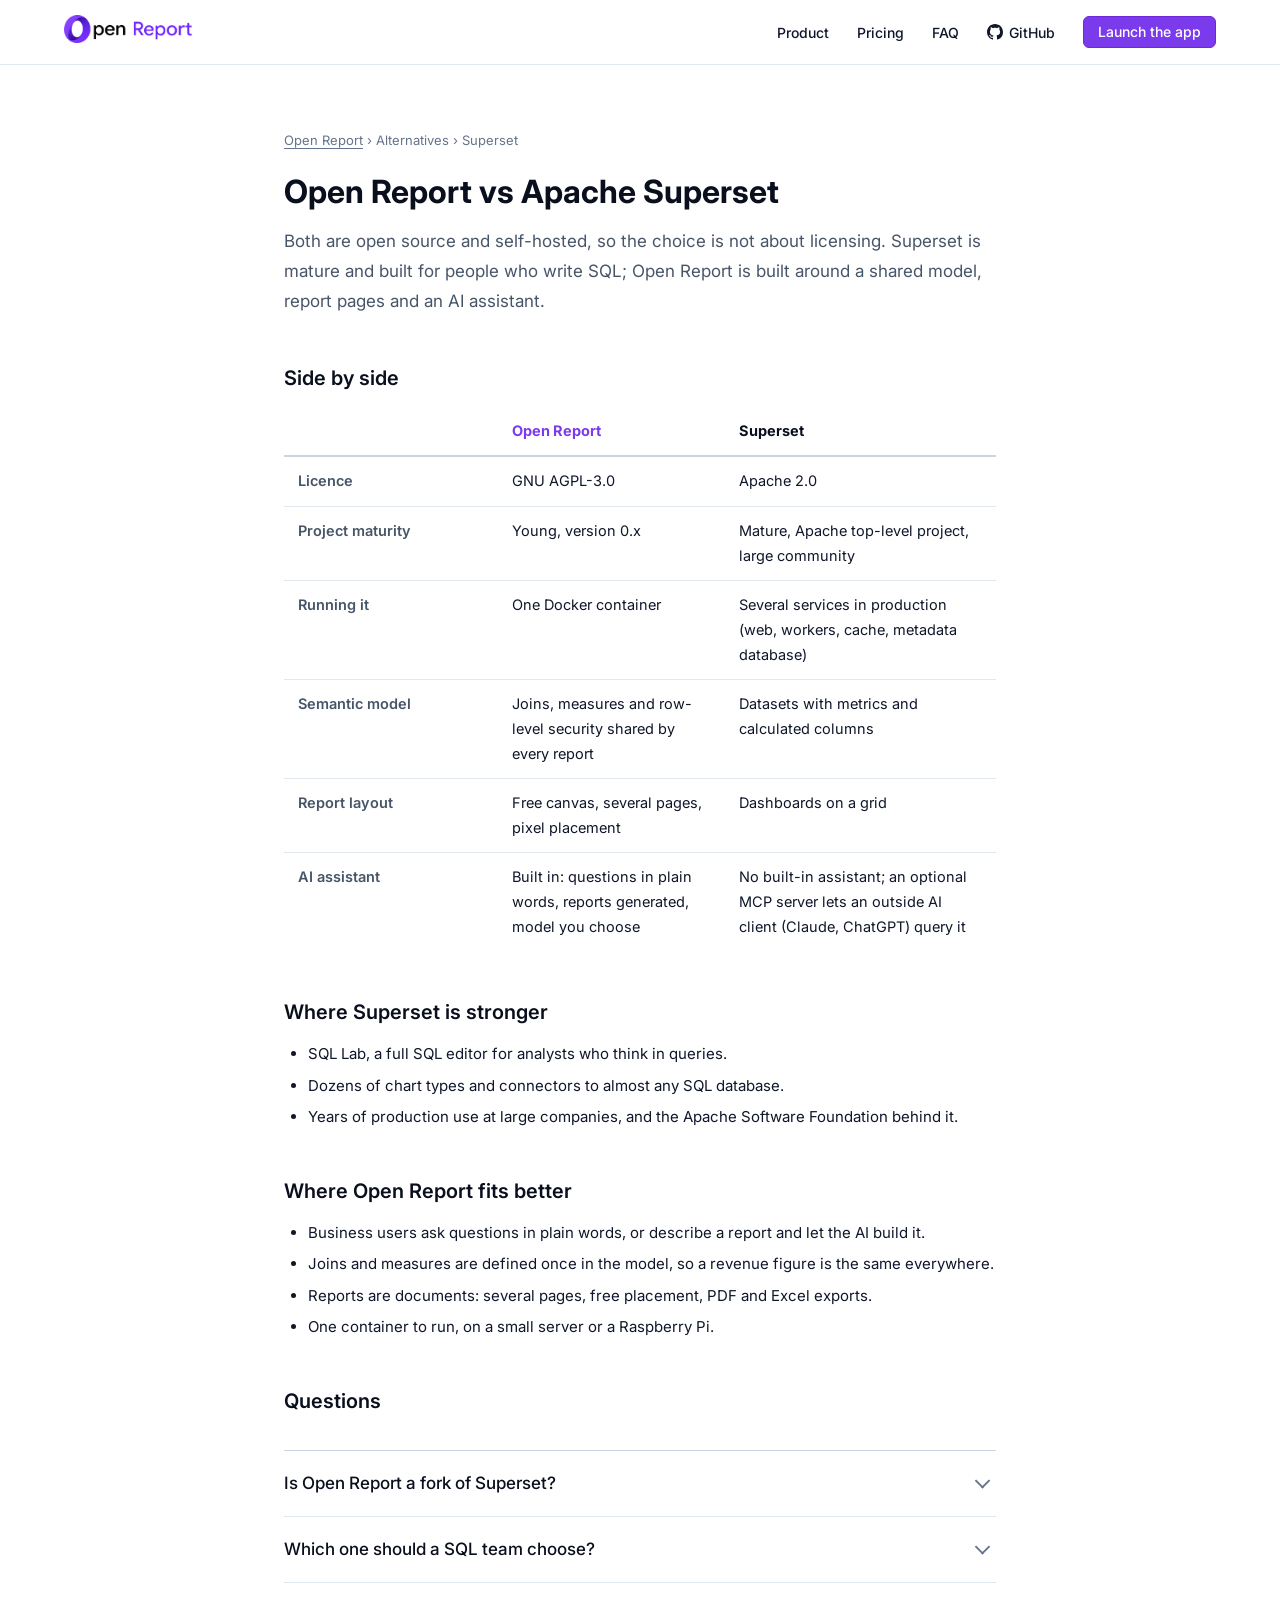
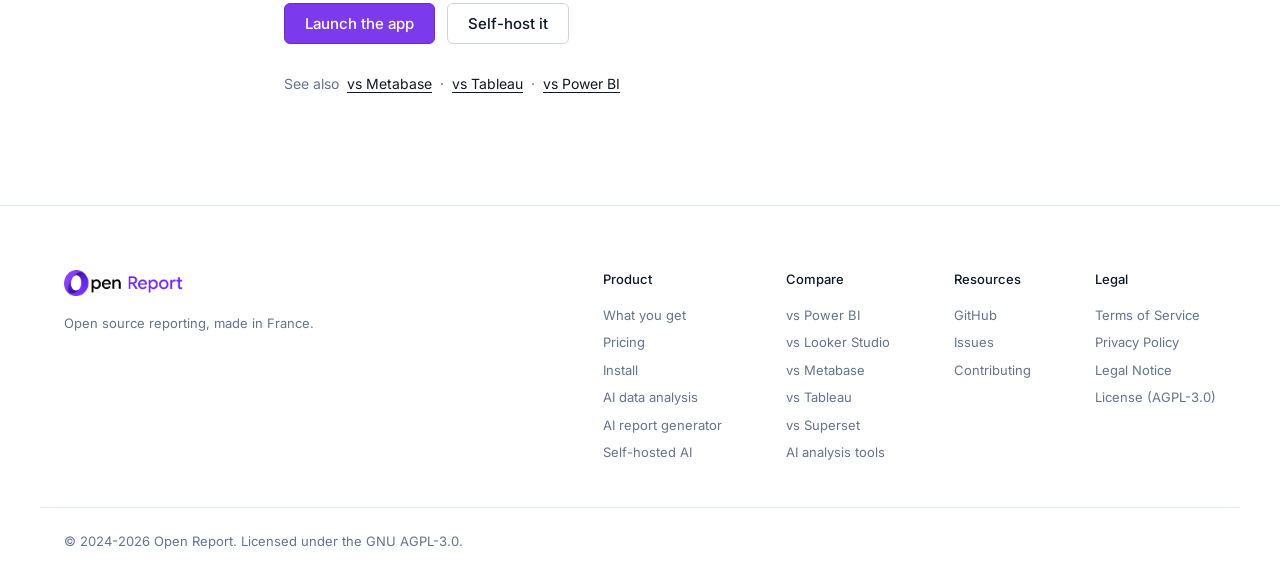
<file: alternatives/superset/index.html>
<!DOCTYPE html>
<html lang="en">
<head>
  <meta charset="UTF-8">
  <meta name="viewport" content="width=device-width, initial-scale=1.0">
  <title>Open Report vs Apache Superset — two open source BI tools compared</title>
  <meta name="description" content="Apache Superset and Open Report are both open source and self-hosted. Superset is mature and SQL-first; Open Report adds a semantic model, a free report canvas and an AI assistant. An honest comparison.">
  <meta name="robots" content="index, follow">
  <meta name="theme-color" content="#ffffff" media="(prefers-color-scheme: light)">
  <meta name="theme-color" content="#0a0a14" media="(prefers-color-scheme: dark)">
  <link rel="canonical" href="https://openreport.io/alternatives/superset/">

  <meta property="og:type" content="website">
  <meta property="og:site_name" content="Open Report">
  <meta property="og:title" content="Open Report vs Apache Superset — two open source BI tools compared">
  <meta property="og:description" content="Apache Superset and Open Report are both open source and self-hosted. Superset is mature and SQL-first; Open Report adds a semantic model, a free report canvas and an AI assistant. An honest comparison.">
  <meta property="og:url" content="https://openreport.io/alternatives/superset/">
  <meta property="og:image" content="https://openreport.io/img/og-ask.jpg">
  <meta property="og:image:width" content="1600">
  <meta property="og:image:height" content="900">
  <meta property="og:image:type" content="image/jpeg">
  <meta property="og:locale" content="en_US">
  <meta name="twitter:card" content="summary_large_image">
  <meta name="twitter:title" content="Open Report vs Apache Superset — two open source BI tools compared">
  <meta name="twitter:description" content="Apache Superset and Open Report are both open source and self-hosted. Superset is mature and SQL-first; Open Report adds a semantic model, a free report canvas and an AI assistant. An honest comparison.">
  <meta name="twitter:image" content="https://openreport.io/img/og-ask.jpg">

  <link rel="icon" type="image/png" href="/icon.png">
  <link rel="preconnect" href="https://fonts.googleapis.com">
  <link rel="preconnect" href="https://fonts.gstatic.com" crossorigin>
  <link href="https://fonts.googleapis.com/css2?family=Inter:wght@400;500;600;700;800&display=swap" rel="stylesheet">
  <link rel="stylesheet" href="/style.css">

  <script type="application/ld+json">
{
  "@context": "https://schema.org",
  "@graph": [
    {
      "@type": "WebPage",
      "name": "Open Report vs Apache Superset — two open source BI tools compared",
      "description": "Apache Superset and Open Report are both open source and self-hosted. Superset is mature and SQL-first; Open Report adds a semantic model, a free report canvas and an AI assistant. An honest comparison.",
      "url": "https://openreport.io/alternatives/superset/",
      "about": {
        "@type": "SoftwareApplication",
        "name": "Open Report",
        "applicationCategory": "BusinessApplication",
        "operatingSystem": "Web, Linux, macOS, Windows (self-hosted via Docker)",
        "url": "https://openreport.io/",
        "offers": {
          "@type": "Offer",
          "price": "0",
          "priceCurrency": "EUR"
        }
      }
    },
    {
      "@type": "BreadcrumbList",
      "itemListElement": [
        {
          "@type": "ListItem",
          "position": 1,
          "name": "Open Report",
          "item": "https://openreport.io/"
        },
        {
          "@type": "ListItem",
          "position": 2,
          "name": "Superset",
          "item": "https://openreport.io/alternatives/superset/"
        }
      ]
    },
    {
      "@type": "FAQPage",
      "mainEntity": [
        {
          "@type": "Question",
          "name": "Is Open Report a fork of Superset?",
          "acceptedAnswer": {
            "@type": "Answer",
            "text": "No. It is a separate project, written in JavaScript, with its own semantic model and report canvas."
          }
        },
        {
          "@type": "Question",
          "name": "Which one should a SQL team choose?",
          "acceptedAnswer": {
            "@type": "Answer",
            "text": "If your users write SQL all day, Superset's SQL Lab is hard to beat. If they would rather ask in plain words or read finished reports, Open Report fits better."
          }
        }
      ]
    }
  ]
}
  </script>
</head>
<body>

  <nav class="nav">
    <div class="container nav-inner">
      <a href="/" class="logo">
        <picture>
          <source srcset="/logo-dark.png" media="(prefers-color-scheme: dark)">
          <img src="/logo.png" alt="Open Report" class="logo-img" width="341" height="72">
        </picture>
      </a>
      <div class="nav-links">
        <a href="/#product">Product</a>
        <a href="/#pricing">Pricing</a>
        <a href="/#faq">FAQ</a>
        <a href="https://github.com/cracky777/openreport" target="_blank" rel="noopener" class="nav-github"><svg width="16" height="16" viewBox="0 0 24 24" fill="currentColor" aria-hidden="true"><path d="M12 0C5.37 0 0 5.37 0 12c0 5.31 3.435 9.795 8.205 11.385.6.105.825-.255.825-.57 0-.285-.015-1.23-.015-2.235-3.015.555-3.795-.735-4.035-1.41-.135-.345-.72-1.41-1.23-1.695-.42-.225-1.02-.78-.015-.795.945-.015 1.62.87 1.845 1.23 1.08 1.815 2.805 1.305 3.495.99.105-.78.42-1.305.765-1.605-2.67-.3-5.46-1.335-5.46-5.925 0-1.305.465-2.385 1.23-3.225-.12-.3-.54-1.53.12-3.18 0 0 1.005-.315 3.3 1.23.96-.27 1.98-.405 3-.405s2.04.135 3 .405c2.295-1.56 3.3-1.23 3.3-1.23.66 1.65.24 2.88.12 3.18.765.84 1.23 1.905 1.23 3.225 0 4.605-2.805 5.625-5.475 5.925.435.375.81 1.095.81 2.22 0 1.605-.015 2.895-.015 3.3 0 .315.225.69.825.57A12.02 12.02 0 0024 12c0-6.63-5.37-12-12-12z"/></svg>GitHub</a>
        <a href="https://app.openreport.io" class="btn btn-primary btn-sm">Launch the app</a>
      </div>
      <button class="nav-toggle" type="button" aria-label="Menu" onclick="document.querySelector('.nav-links').classList.toggle('open')">
        <span></span><span></span><span></span>
      </button>
    </div>
  </nav>

  <main class="legal-page compare-page">
    <article class="container prose">
      <p class="crumb"><a href="/">Open Report</a> &rsaquo; Alternatives &rsaquo; Superset</p>
      <h1>Open Report vs Apache Superset</h1>
      <p class="lede">Both are open source and self-hosted, so the choice is not about licensing. Superset is mature and built for people who write SQL; Open Report is built around a shared model, report pages and an AI assistant.</p>


      <h2>Side by side</h2>
      <div class="compare-scroll">
        <table class="compare-table">
          <thead>
            <tr><th>&nbsp;</th><th>Open Report</th><th>Superset</th></tr>
          </thead>
          <tbody>
            <tr><th scope="row">Licence</th><td>GNU AGPL-3.0</td><td>Apache 2.0</td></tr>
            <tr><th scope="row">Project maturity</th><td>Young, version 0.x</td><td>Mature, Apache top-level project, large community</td></tr>
            <tr><th scope="row">Running it</th><td>One Docker container</td><td>Several services in production (web, workers, cache, metadata database)</td></tr>
            <tr><th scope="row">Semantic model</th><td>Joins, measures and row-level security shared by every report</td><td>Datasets with metrics and calculated columns</td></tr>
            <tr><th scope="row">Report layout</th><td>Free canvas, several pages, pixel placement</td><td>Dashboards on a grid</td></tr>
            <tr><th scope="row">AI assistant</th><td>Built in: questions in plain words, reports generated, model you choose</td><td>No built-in assistant; an optional MCP server lets an outside AI client (Claude, ChatGPT) query it</td></tr>
          </tbody>
        </table>
      </div>

      <h2>Where Superset is stronger</h2>
      <ul>
        <li>SQL Lab, a full SQL editor for analysts who think in queries.</li>
        <li>Dozens of chart types and connectors to almost any SQL database.</li>
        <li>Years of production use at large companies, and the Apache Software Foundation behind it.</li>
      </ul>

      <h2>Where Open Report fits better</h2>
      <ul>
        <li>Business users ask questions in plain words, or describe a report and let the AI build it.</li>
        <li>Joins and measures are defined once in the model, so a revenue figure is the same everywhere.</li>
        <li>Reports are documents: several pages, free placement, PDF and Excel exports.</li>
        <li>One container to run, on a small server or a Raspberry Pi.</li>
      </ul>

      <h2>Questions</h2>
      <div class="faq-list">
        <details class="faq-item">
          <summary>Is Open Report a fork of Superset?</summary>
          <p>No. It is a separate project, written in JavaScript, with its own semantic model and report canvas.</p>
        </details>
        <details class="faq-item">
          <summary>Which one should a SQL team choose?</summary>
          <p>If your users write SQL all day, Superset's SQL Lab is hard to beat. If they would rather ask in plain words or read finished reports, Open Report fits better.</p>
        </details>
      </div>

      <div class="compare-actions">
        <a href="https://app.openreport.io" class="btn btn-primary btn-lg">Launch the app</a>
        <a href="/#get-started" class="btn btn-outline btn-lg">Self-host it</a>
      </div>
      <p class="compare-more">
        See also
        <a href="/alternatives/metabase/">vs Metabase</a> &middot;
        <a href="/alternatives/tableau/">vs Tableau</a> &middot;
        <a href="/alternatives/power-bi/">vs Power BI</a>
      </p>
    </article>
  </main>

  <footer class="footer">
    <div class="container footer-inner">
      <div class="footer-brand">
        <a href="/" class="logo">
          <picture><source srcset="/logo-dark.png" media="(prefers-color-scheme: dark)"><img src="/logo.png" alt="Open Report" class="footer-logo-img" width="341" height="72"></picture>
        </a>
        <p>Open source reporting, made in France.</p>
      </div>
      <div class="footer-links">
        <div>
          <h4>Product</h4>
          <a href="/#product">What you get</a>
          <a href="/#pricing">Pricing</a>
          <a href="/#get-started">Install</a>
          <a href="/ai-data-analysis/">AI data analysis</a>
          <a href="/ai-report-generator/">AI report generator</a>
          <a href="/self-hosted-ai-analytics/">Self-hosted AI</a>
        </div>
        <div>
          <h4>Compare</h4>
          <a href="/alternatives/power-bi/">vs Power BI</a>
          <a href="/alternatives/looker-studio/">vs Looker Studio</a>
          <a href="/alternatives/metabase/">vs Metabase</a>
          <a href="/alternatives/tableau/">vs Tableau</a>
          <a href="/alternatives/superset/">vs Superset</a>
          <a href="/open-source-ai-ad-hoc-analysis-tools/">AI analysis tools</a>
        </div>
        <div>
          <h4>Resources</h4>
          <a href="https://github.com/cracky777/openreport" target="_blank" rel="noopener">GitHub</a>
          <a href="https://github.com/cracky777/openreport/issues" target="_blank" rel="noopener">Issues</a>
          <a href="https://github.com/cracky777/openreport/blob/master/CONTRIBUTING.md" target="_blank" rel="noopener">Contributing</a>
        </div>
        <div>
          <h4>Legal</h4>
          <a href="/legal/cgu/">Terms of Service</a>
          <a href="/legal/privacy/">Privacy Policy</a>
          <a href="/legal/mentions/">Legal Notice</a>
          <a href="https://github.com/cracky777/openreport/blob/master/LICENSE" target="_blank" rel="noopener">License (AGPL-3.0)</a>
        </div>
      </div>
    </div>
    <div class="container footer-bottom">
      <p>&copy; 2024-2026 Open Report. Licensed under the GNU AGPL-3.0.</p>
    </div>
  </footer>
</body>
</html>
</file>
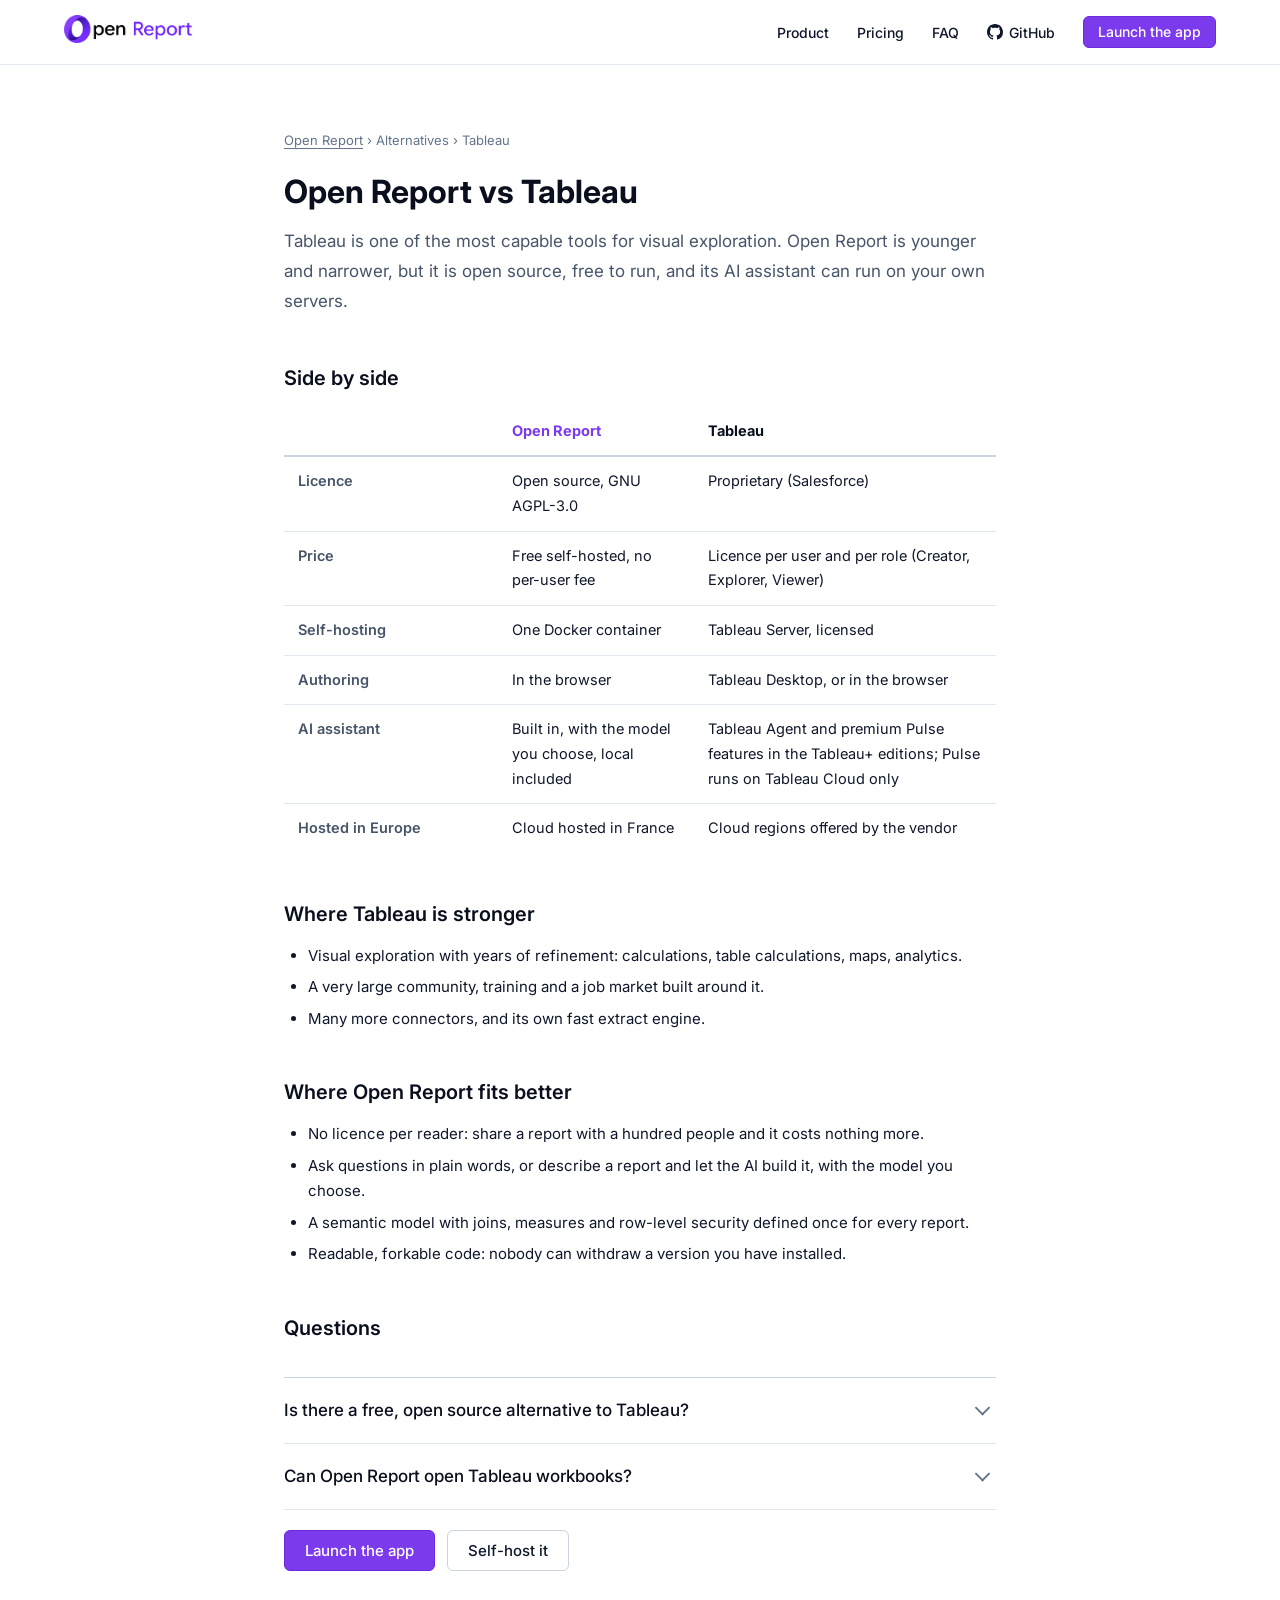
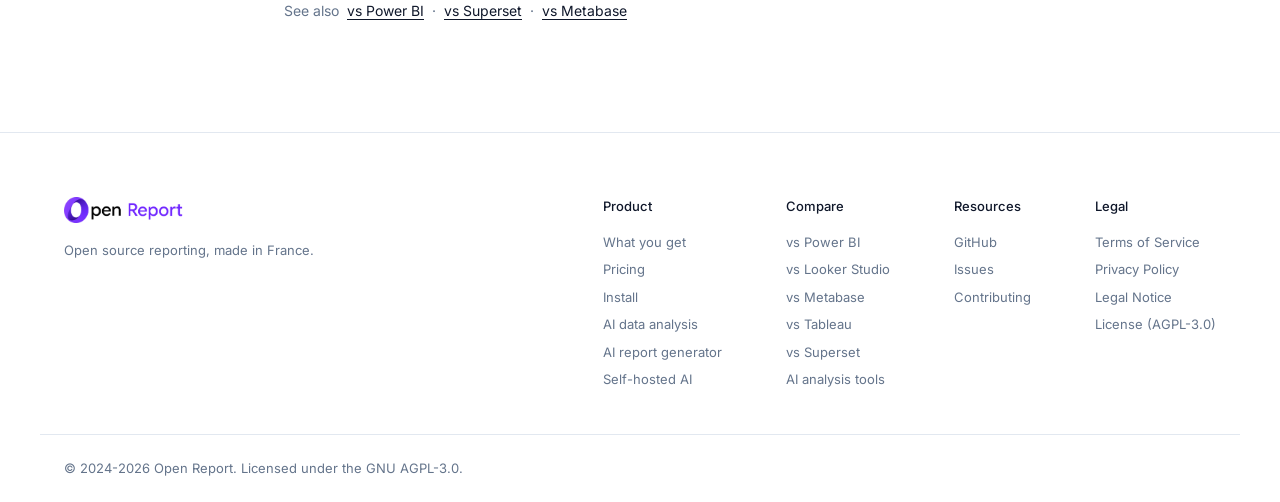
<file: alternatives/tableau/index.html>
<!DOCTYPE html>
<html lang="en">
<head>
  <meta charset="UTF-8">
  <meta name="viewport" content="width=device-width, initial-scale=1.0">
  <title>Open source Tableau alternative — Open Report vs Tableau compared</title>
  <meta name="description" content="Looking for an open source Tableau alternative? Open Report is free, self-hosted, with no per-user licence and an AI assistant you choose. An honest comparison with Tableau.">
  <meta name="robots" content="index, follow">
  <meta name="theme-color" content="#ffffff" media="(prefers-color-scheme: light)">
  <meta name="theme-color" content="#0a0a14" media="(prefers-color-scheme: dark)">
  <link rel="canonical" href="https://openreport.io/alternatives/tableau/">

  <meta property="og:type" content="website">
  <meta property="og:site_name" content="Open Report">
  <meta property="og:title" content="Open source Tableau alternative — Open Report vs Tableau compared">
  <meta property="og:description" content="Looking for an open source Tableau alternative? Open Report is free, self-hosted, with no per-user licence and an AI assistant you choose. An honest comparison with Tableau.">
  <meta property="og:url" content="https://openreport.io/alternatives/tableau/">
  <meta property="og:image" content="https://openreport.io/img/og-ask.jpg">
  <meta property="og:image:width" content="1600">
  <meta property="og:image:height" content="900">
  <meta property="og:image:type" content="image/jpeg">
  <meta property="og:locale" content="en_US">
  <meta name="twitter:card" content="summary_large_image">
  <meta name="twitter:title" content="Open source Tableau alternative — Open Report vs Tableau compared">
  <meta name="twitter:description" content="Looking for an open source Tableau alternative? Open Report is free, self-hosted, with no per-user licence and an AI assistant you choose. An honest comparison with Tableau.">
  <meta name="twitter:image" content="https://openreport.io/img/og-ask.jpg">

  <link rel="icon" type="image/png" href="/icon.png">
  <link rel="preconnect" href="https://fonts.googleapis.com">
  <link rel="preconnect" href="https://fonts.gstatic.com" crossorigin>
  <link href="https://fonts.googleapis.com/css2?family=Inter:wght@400;500;600;700;800&display=swap" rel="stylesheet">
  <link rel="stylesheet" href="/style.css">

  <script type="application/ld+json">
{
  "@context": "https://schema.org",
  "@graph": [
    {
      "@type": "WebPage",
      "name": "Open source Tableau alternative — Open Report vs Tableau compared",
      "description": "Looking for an open source Tableau alternative? Open Report is free, self-hosted, with no per-user licence and an AI assistant you choose. An honest comparison with Tableau.",
      "url": "https://openreport.io/alternatives/tableau/",
      "about": {
        "@type": "SoftwareApplication",
        "name": "Open Report",
        "applicationCategory": "BusinessApplication",
        "operatingSystem": "Web, Linux, macOS, Windows (self-hosted via Docker)",
        "url": "https://openreport.io/",
        "offers": {
          "@type": "Offer",
          "price": "0",
          "priceCurrency": "EUR"
        }
      }
    },
    {
      "@type": "BreadcrumbList",
      "itemListElement": [
        {
          "@type": "ListItem",
          "position": 1,
          "name": "Open Report",
          "item": "https://openreport.io/"
        },
        {
          "@type": "ListItem",
          "position": 2,
          "name": "Tableau",
          "item": "https://openreport.io/alternatives/tableau/"
        }
      ]
    },
    {
      "@type": "FAQPage",
      "mainEntity": [
        {
          "@type": "Question",
          "name": "Is there a free, open source alternative to Tableau?",
          "acceptedAnswer": {
            "@type": "Answer",
            "text": "Yes. Open Report is free and open source under the GNU AGPL-3.0, self-hosted with Docker, with no limit on users or reports."
          }
        },
        {
          "@type": "Question",
          "name": "Can Open Report open Tableau workbooks?",
          "acceptedAnswer": {
            "@type": "Answer",
            "text": "No. Reports are rebuilt on Open Report's semantic model, by hand or by describing them to the AI."
          }
        }
      ]
    }
  ]
}
  </script>
</head>
<body>

  <nav class="nav">
    <div class="container nav-inner">
      <a href="/" class="logo">
        <picture>
          <source srcset="/logo-dark.png" media="(prefers-color-scheme: dark)">
          <img src="/logo.png" alt="Open Report" class="logo-img" width="341" height="72">
        </picture>
      </a>
      <div class="nav-links">
        <a href="/#product">Product</a>
        <a href="/#pricing">Pricing</a>
        <a href="/#faq">FAQ</a>
        <a href="https://github.com/cracky777/openreport" target="_blank" rel="noopener" class="nav-github"><svg width="16" height="16" viewBox="0 0 24 24" fill="currentColor" aria-hidden="true"><path d="M12 0C5.37 0 0 5.37 0 12c0 5.31 3.435 9.795 8.205 11.385.6.105.825-.255.825-.57 0-.285-.015-1.23-.015-2.235-3.015.555-3.795-.735-4.035-1.41-.135-.345-.72-1.41-1.23-1.695-.42-.225-1.02-.78-.015-.795.945-.015 1.62.87 1.845 1.23 1.08 1.815 2.805 1.305 3.495.99.105-.78.42-1.305.765-1.605-2.67-.3-5.46-1.335-5.46-5.925 0-1.305.465-2.385 1.23-3.225-.12-.3-.54-1.53.12-3.18 0 0 1.005-.315 3.3 1.23.96-.27 1.98-.405 3-.405s2.04.135 3 .405c2.295-1.56 3.3-1.23 3.3-1.23.66 1.65.24 2.88.12 3.18.765.84 1.23 1.905 1.23 3.225 0 4.605-2.805 5.625-5.475 5.925.435.375.81 1.095.81 2.22 0 1.605-.015 2.895-.015 3.3 0 .315.225.69.825.57A12.02 12.02 0 0024 12c0-6.63-5.37-12-12-12z"/></svg>GitHub</a>
        <a href="https://app.openreport.io" class="btn btn-primary btn-sm">Launch the app</a>
      </div>
      <button class="nav-toggle" type="button" aria-label="Menu" onclick="document.querySelector('.nav-links').classList.toggle('open')">
        <span></span><span></span><span></span>
      </button>
    </div>
  </nav>

  <main class="legal-page compare-page">
    <article class="container prose">
      <p class="crumb"><a href="/">Open Report</a> &rsaquo; Alternatives &rsaquo; Tableau</p>
      <h1>Open Report vs Tableau</h1>
      <p class="lede">Tableau is one of the most capable tools for visual exploration. Open Report is younger and narrower, but it is open source, free to run, and its AI assistant can run on your own servers.</p>


      <h2>Side by side</h2>
      <div class="compare-scroll">
        <table class="compare-table">
          <thead>
            <tr><th>&nbsp;</th><th>Open Report</th><th>Tableau</th></tr>
          </thead>
          <tbody>
            <tr><th scope="row">Licence</th><td>Open source, GNU AGPL-3.0</td><td>Proprietary (Salesforce)</td></tr>
            <tr><th scope="row">Price</th><td>Free self-hosted, no per-user fee</td><td>Licence per user and per role (Creator, Explorer, Viewer)</td></tr>
            <tr><th scope="row">Self-hosting</th><td>One Docker container</td><td>Tableau Server, licensed</td></tr>
            <tr><th scope="row">Authoring</th><td>In the browser</td><td>Tableau Desktop, or in the browser</td></tr>
            <tr><th scope="row">AI assistant</th><td>Built in, with the model you choose, local included</td><td>Tableau Agent and premium Pulse features in the Tableau+ editions; Pulse runs on Tableau Cloud only</td></tr>
            <tr><th scope="row">Hosted in Europe</th><td>Cloud hosted in France</td><td>Cloud regions offered by the vendor</td></tr>
          </tbody>
        </table>
      </div>

      <h2>Where Tableau is stronger</h2>
      <ul>
        <li>Visual exploration with years of refinement: calculations, table calculations, maps, analytics.</li>
        <li>A very large community, training and a job market built around it.</li>
        <li>Many more connectors, and its own fast extract engine.</li>
      </ul>

      <h2>Where Open Report fits better</h2>
      <ul>
        <li>No licence per reader: share a report with a hundred people and it costs nothing more.</li>
        <li>Ask questions in plain words, or describe a report and let the AI build it, with the model you choose.</li>
        <li>A semantic model with joins, measures and row-level security defined once for every report.</li>
        <li>Readable, forkable code: nobody can withdraw a version you have installed.</li>
      </ul>

      <h2>Questions</h2>
      <div class="faq-list">
        <details class="faq-item">
          <summary>Is there a free, open source alternative to Tableau?</summary>
          <p>Yes. Open Report is free and open source under the GNU AGPL-3.0, self-hosted with Docker, with no limit on users or reports.</p>
        </details>
        <details class="faq-item">
          <summary>Can Open Report open Tableau workbooks?</summary>
          <p>No. Reports are rebuilt on Open Report's semantic model, by hand or by describing them to the AI.</p>
        </details>
      </div>

      <div class="compare-actions">
        <a href="https://app.openreport.io" class="btn btn-primary btn-lg">Launch the app</a>
        <a href="/#get-started" class="btn btn-outline btn-lg">Self-host it</a>
      </div>
      <p class="compare-more">
        See also
        <a href="/alternatives/power-bi/">vs Power BI</a> &middot;
        <a href="/alternatives/superset/">vs Superset</a> &middot;
        <a href="/alternatives/metabase/">vs Metabase</a>
      </p>
    </article>
  </main>

  <footer class="footer">
    <div class="container footer-inner">
      <div class="footer-brand">
        <a href="/" class="logo">
          <picture><source srcset="/logo-dark.png" media="(prefers-color-scheme: dark)"><img src="/logo.png" alt="Open Report" class="footer-logo-img" width="341" height="72"></picture>
        </a>
        <p>Open source reporting, made in France.</p>
      </div>
      <div class="footer-links">
        <div>
          <h4>Product</h4>
          <a href="/#product">What you get</a>
          <a href="/#pricing">Pricing</a>
          <a href="/#get-started">Install</a>
          <a href="/ai-data-analysis/">AI data analysis</a>
          <a href="/ai-report-generator/">AI report generator</a>
          <a href="/self-hosted-ai-analytics/">Self-hosted AI</a>
        </div>
        <div>
          <h4>Compare</h4>
          <a href="/alternatives/power-bi/">vs Power BI</a>
          <a href="/alternatives/looker-studio/">vs Looker Studio</a>
          <a href="/alternatives/metabase/">vs Metabase</a>
          <a href="/alternatives/tableau/">vs Tableau</a>
          <a href="/alternatives/superset/">vs Superset</a>
          <a href="/open-source-ai-ad-hoc-analysis-tools/">AI analysis tools</a>
        </div>
        <div>
          <h4>Resources</h4>
          <a href="https://github.com/cracky777/openreport" target="_blank" rel="noopener">GitHub</a>
          <a href="https://github.com/cracky777/openreport/issues" target="_blank" rel="noopener">Issues</a>
          <a href="https://github.com/cracky777/openreport/blob/master/CONTRIBUTING.md" target="_blank" rel="noopener">Contributing</a>
        </div>
        <div>
          <h4>Legal</h4>
          <a href="/legal/cgu/">Terms of Service</a>
          <a href="/legal/privacy/">Privacy Policy</a>
          <a href="/legal/mentions/">Legal Notice</a>
          <a href="https://github.com/cracky777/openreport/blob/master/LICENSE" target="_blank" rel="noopener">License (AGPL-3.0)</a>
        </div>
      </div>
    </div>
    <div class="container footer-bottom">
      <p>&copy; 2024-2026 Open Report. Licensed under the GNU AGPL-3.0.</p>
    </div>
  </footer>
</body>
</html>
</file>
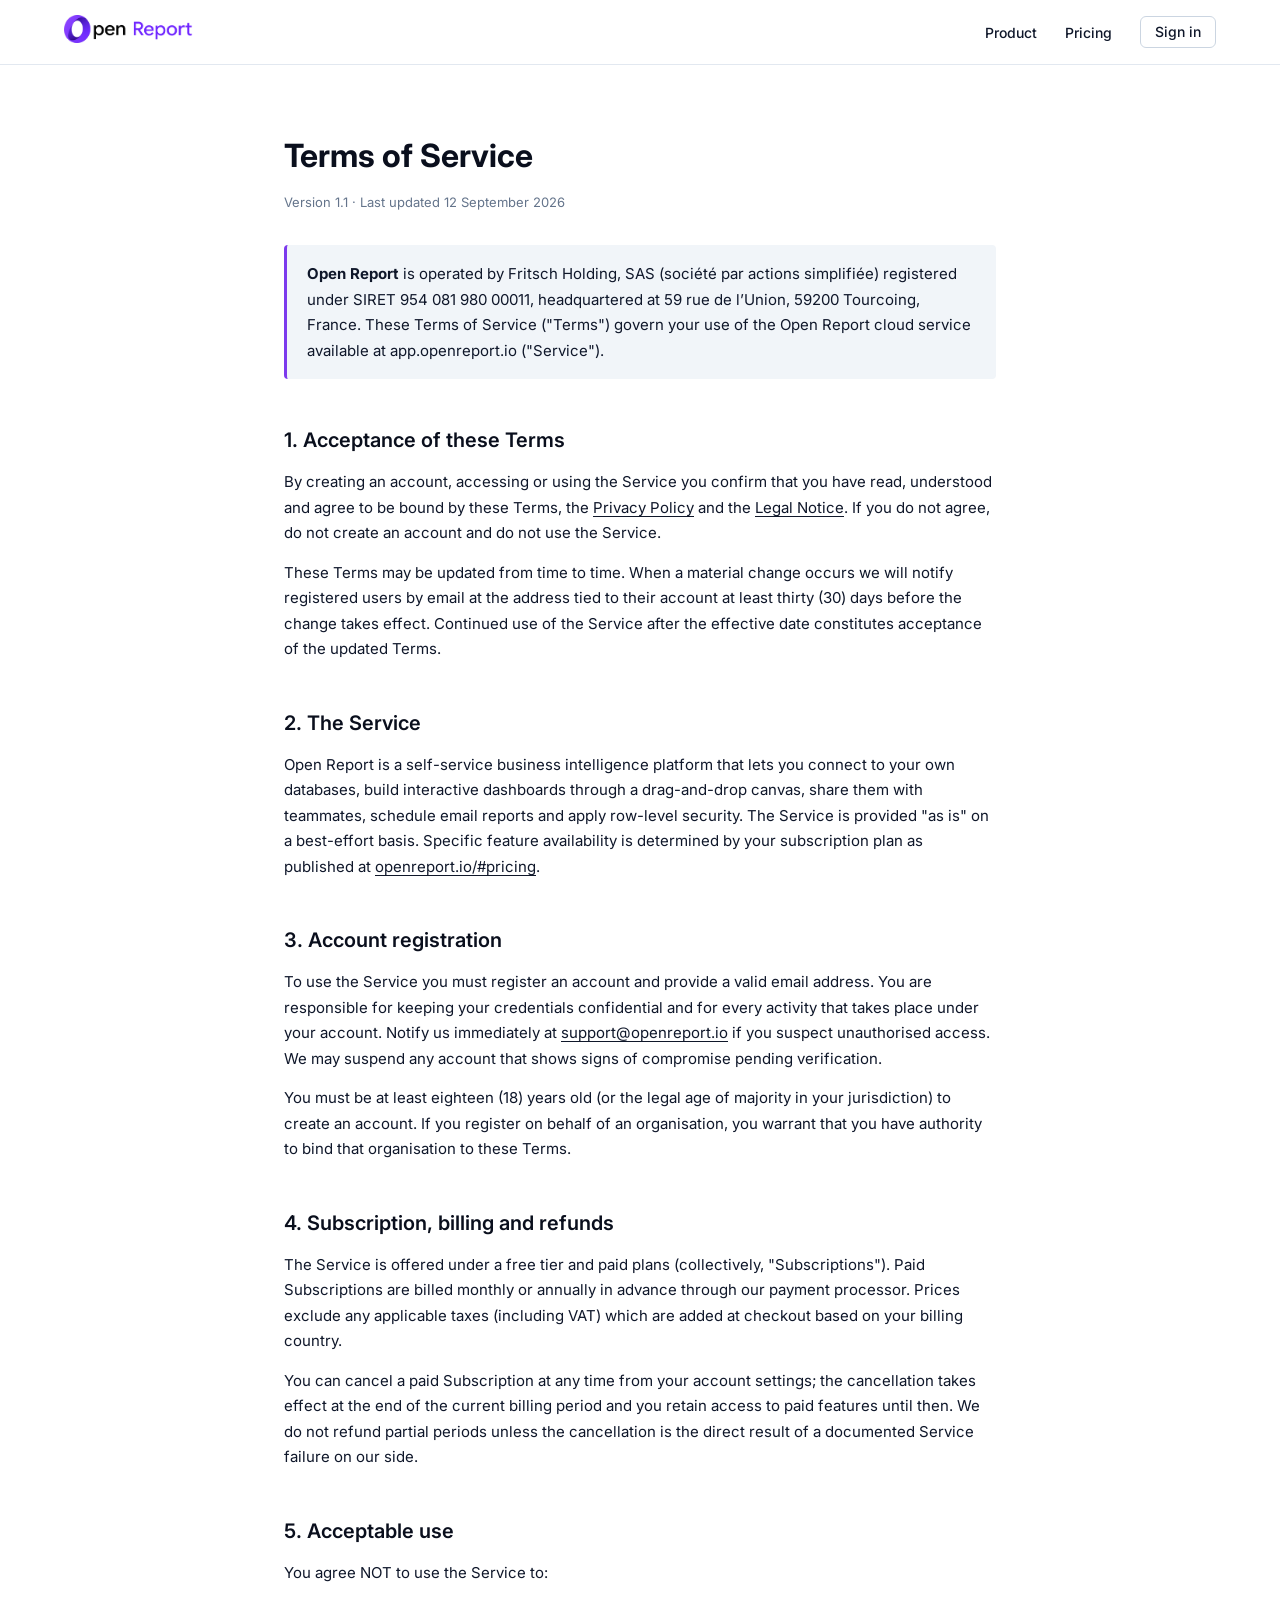
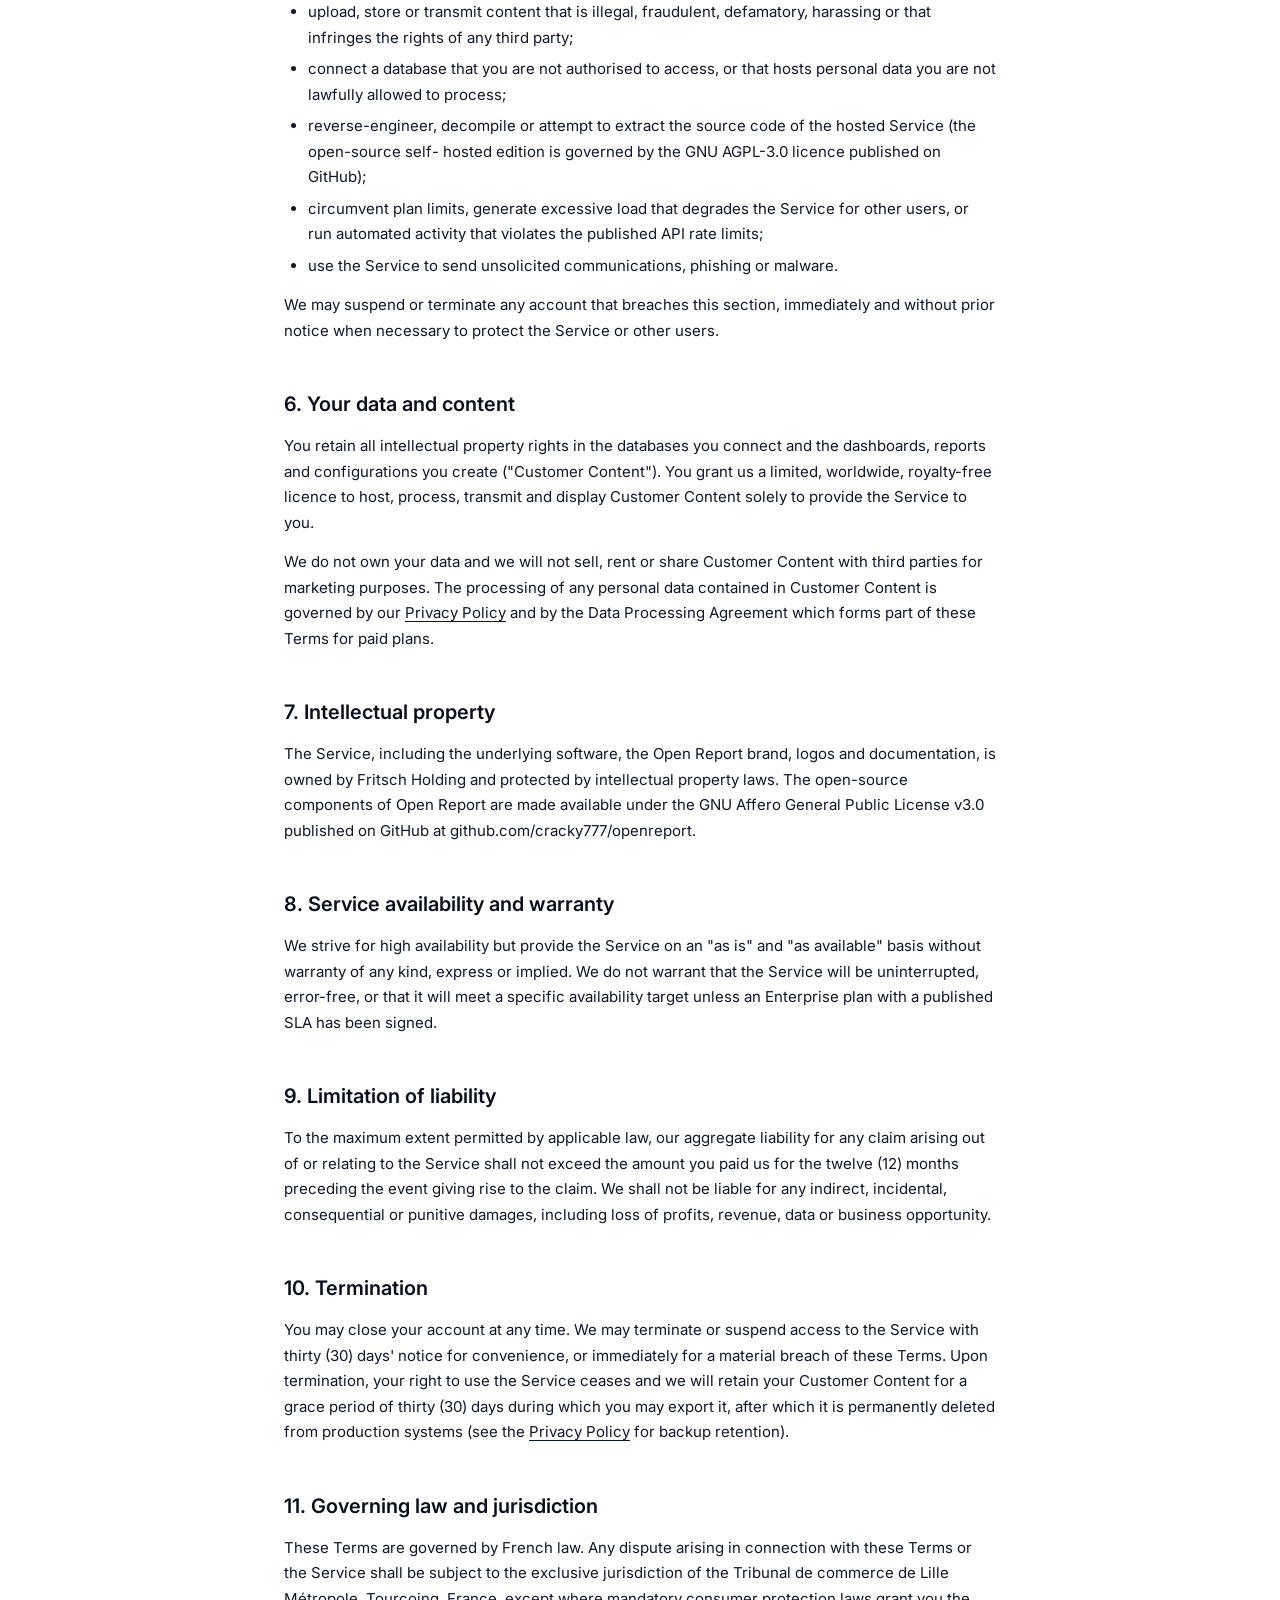
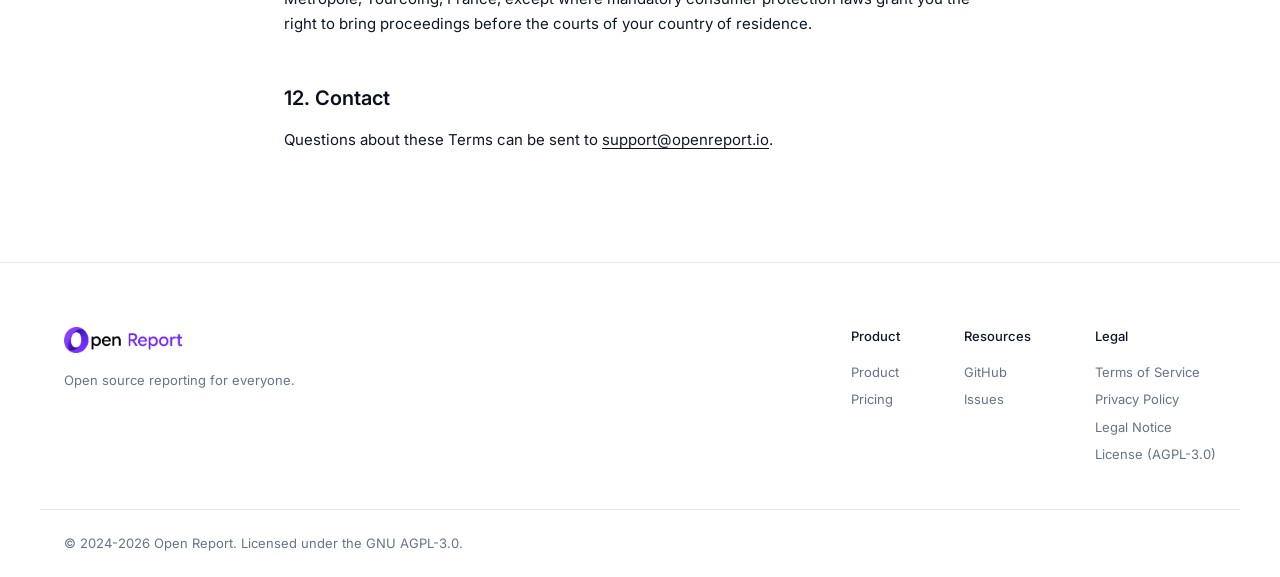
<file: legal/cgu/index.html>
<!DOCTYPE html>
<html lang="en">
<head>
  <meta charset="UTF-8">
  <meta name="viewport" content="width=device-width, initial-scale=1.0">
  <title>Terms of Service · Open Report</title>
  <meta name="description" content="Terms of Service for the Open Report cloud edition.">
  <meta name="robots" content="index, follow">
  <link rel="canonical" href="https://openreport.io/legal/cgu/">
  <link rel="preconnect" href="https://fonts.googleapis.com">
  <link rel="preconnect" href="https://fonts.gstatic.com" crossorigin>
  <link href="https://fonts.googleapis.com/css2?family=Inter:wght@400;500;600;700;800&display=swap" rel="stylesheet">
  <link rel="stylesheet" href="/style.css">
  <link rel="icon" href="/icon.png">
</head>
<body>

  <nav class="nav">
    <div class="container nav-inner">
      <a href="/" class="logo">
        <picture>
          <source srcset="/logo-dark.png" media="(prefers-color-scheme: dark)">
          <img src="/logo.png" alt="Open Report" class="logo-img">
        </picture>
      </a>
      <div class="nav-links">
        <a href="/#product">Product</a>
        <a href="/#pricing">Pricing</a>
        <a href="https://app.openreport.io" class="btn btn-outline btn-sm">Sign in</a>
      </div>
    </div>
  </nav>

  <main class="legal-page">
    <article class="container prose">
      <h1>Terms of Service</h1>
      <p class="updated">Version 1.1 · Last updated 12 September 2026</p>

      <div class="info-card">
        <strong>Open Report</strong> is operated by
        Fritsch Holding,
        SAS (société par actions simplifiée)
        registered under SIRET
        954 081 980 00011,
        headquartered at
        59 rue de l&rsquo;Union, 59200 Tourcoing, France.
        These Terms of Service ("Terms") govern your use of the Open
        Report cloud service available at app.openreport.io ("Service").
      </div>

      <h2>1. Acceptance of these Terms</h2>
      <p>
        By creating an account, accessing or using the Service you
        confirm that you have read, understood and agree to be bound
        by these Terms, the
        <a href="/legal/privacy/">Privacy Policy</a> and the
        <a href="/legal/mentions/">Legal Notice</a>. If you do not
        agree, do not create an account and do not use the Service.
      </p>
      <p>
        These Terms may be updated from time to time. When a material
        change occurs we will notify registered users by email at the
        address tied to their account at least thirty (30) days before
        the change takes effect. Continued use of the Service after
        the effective date constitutes acceptance of the updated Terms.
      </p>

      <h2>2. The Service</h2>
      <p>
        Open Report is a self-service business intelligence platform
        that lets you connect to your own databases, build interactive
        dashboards through a drag-and-drop canvas, share them with
        teammates, schedule email reports and apply row-level
        security. The Service is provided "as is" on a best-effort
        basis. Specific feature availability is determined by your
        subscription plan as published at
        <a href="/#pricing">openreport.io/#pricing</a>.
      </p>

      <h2>3. Account registration</h2>
      <p>
        To use the Service you must register an account and provide a
        valid email address. You are responsible for keeping your
        credentials confidential and for every activity that takes
        place under your account. Notify us immediately at
        <a href="mailto:support@openreport.io">support@openreport.io</a> if you
        suspect unauthorised access. We may suspend any account that
        shows signs of compromise pending verification.
      </p>
      <p>
        You must be at least eighteen (18) years old (or the legal
        age of majority in your jurisdiction) to create an account.
        If you register on behalf of an organisation, you warrant
        that you have authority to bind that organisation to these
        Terms.
      </p>

      <h2>4. Subscription, billing and refunds</h2>
      <p>
        The Service is offered under a free tier and paid plans
        (collectively, "Subscriptions"). Paid Subscriptions are
        billed monthly or annually in advance through our payment
        processor. Prices exclude any applicable taxes (including
        VAT) which are added at checkout based on your billing
        country.
      </p>
      <p>
        You can cancel a paid Subscription at any time from your
        account settings; the cancellation takes effect at the end
        of the current billing period and you retain access to paid
        features until then. We do not refund partial periods unless
        the cancellation is the direct result of a documented
        Service failure on our side.
      </p>

      <h2>5. Acceptable use</h2>
      <p>You agree NOT to use the Service to:</p>
      <ul>
        <li>upload, store or transmit content that is illegal,
          fraudulent, defamatory, harassing or that infringes the
          rights of any third party;</li>
        <li>connect a database that you are not authorised to
          access, or that hosts personal data you are not lawfully
          allowed to process;</li>
        <li>reverse-engineer, decompile or attempt to extract the
          source code of the hosted Service (the open-source self-
          hosted edition is governed by the GNU AGPL-3.0 licence
          published on GitHub);</li>
        <li>circumvent plan limits, generate excessive load that
          degrades the Service for other users, or run automated
          activity that violates the published API rate limits;</li>
        <li>use the Service to send unsolicited communications,
          phishing or malware.</li>
      </ul>
      <p>
        We may suspend or terminate any account that breaches this
        section, immediately and without prior notice when
        necessary to protect the Service or other users.
      </p>

      <h2>6. Your data and content</h2>
      <p>
        You retain all intellectual property rights in the
        databases you connect and the dashboards, reports and
        configurations you create ("Customer Content"). You grant
        us a limited, worldwide, royalty-free licence to host,
        process, transmit and display Customer Content solely to
        provide the Service to you.
      </p>
      <p>
        We do not own your data and we will not sell, rent or
        share Customer Content with third parties for marketing
        purposes. The processing of any personal data contained in
        Customer Content is governed by our
        <a href="/legal/privacy/">Privacy Policy</a> and by the
        Data Processing Agreement which forms part of these Terms
        for paid plans.
      </p>

      <h2>7. Intellectual property</h2>
      <p>
        The Service, including the underlying software, the
        Open Report brand, logos and documentation, is owned by
        Fritsch Holding and
        protected by intellectual property laws. The open-source
        components of Open Report are made available under the
        GNU Affero General Public License v3.0 published on GitHub
        at github.com/cracky777/openreport.
      </p>

      <h2>8. Service availability and warranty</h2>
      <p>
        We strive for high availability but provide the Service
        on an "as is" and "as available" basis without warranty
        of any kind, express or implied. We do not warrant that
        the Service will be uninterrupted, error-free, or that it
        will meet a specific availability target unless an
        Enterprise plan with a published SLA has been signed.
      </p>

      <h2>9. Limitation of liability</h2>
      <p>
        To the maximum extent permitted by applicable law, our
        aggregate liability for any claim arising out of or
        relating to the Service shall not exceed the amount you
        paid us for the twelve (12) months preceding the event
        giving rise to the claim. We shall not be liable for any
        indirect, incidental, consequential or punitive damages,
        including loss of profits, revenue, data or business
        opportunity.
      </p>

      <h2>10. Termination</h2>
      <p>
        You may close your account at any time. We may terminate
        or suspend access to the Service with thirty (30) days'
        notice for convenience, or immediately for a material
        breach of these Terms. Upon termination, your right to
        use the Service ceases and we will retain your Customer
        Content for a grace period of thirty (30) days during
        which you may export it, after which it is permanently
        deleted from production systems (see the
        <a href="/legal/privacy/">Privacy Policy</a> for backup
        retention).
      </p>

      <h2>11. Governing law and jurisdiction</h2>
      <p>
        These Terms are governed by French law. Any dispute
        arising in connection with these Terms or the Service
        shall be subject to the exclusive jurisdiction of the
        Tribunal de commerce de Lille M&eacute;tropole, Tourcoing,
        France, except where mandatory
        consumer protection laws grant you the right to bring
        proceedings before the courts of your country of
        residence.
      </p>

      <h2>12. Contact</h2>
      <p>
        Questions about these Terms can be sent to
        <a href="mailto:support@openreport.io">support@openreport.io</a>.
      </p>
    </article>
  </main>

  <footer class="footer">
    <div class="container footer-inner">
      <div class="footer-brand">
        <a href="/" class="logo">
          <picture><source srcset="/logo-dark.png" media="(prefers-color-scheme: dark)"><img src="/logo.png" alt="Open Report" class="footer-logo-img"></picture>
        </a>
        <p>Open source reporting for everyone.</p>
      </div>
      <div class="footer-links">
        <div>
          <h4>Product</h4>
          <a href="/#product">Product</a>
          <a href="/#pricing">Pricing</a>
        </div>
        <div>
          <h4>Resources</h4>
          <a href="https://github.com/cracky777/openreport" target="_blank">GitHub</a>
          <a href="https://github.com/cracky777/openreport/issues" target="_blank">Issues</a>
        </div>
        <div>
          <h4>Legal</h4>
          <a href="/legal/cgu/">Terms of Service</a>
          <a href="/legal/privacy/">Privacy Policy</a>
          <a href="/legal/mentions/">Legal Notice</a>
          <a href="https://github.com/cracky777/openreport/blob/master/LICENSE" target="_blank">License (AGPL-3.0)</a>
        </div>
      </div>
    </div>
    <div class="container footer-bottom">
      <p>&copy; 2024-2026 Open Report. Licensed under the GNU AGPL-3.0.</p>
    </div>
  </footer>

</body>
</html>
</file>
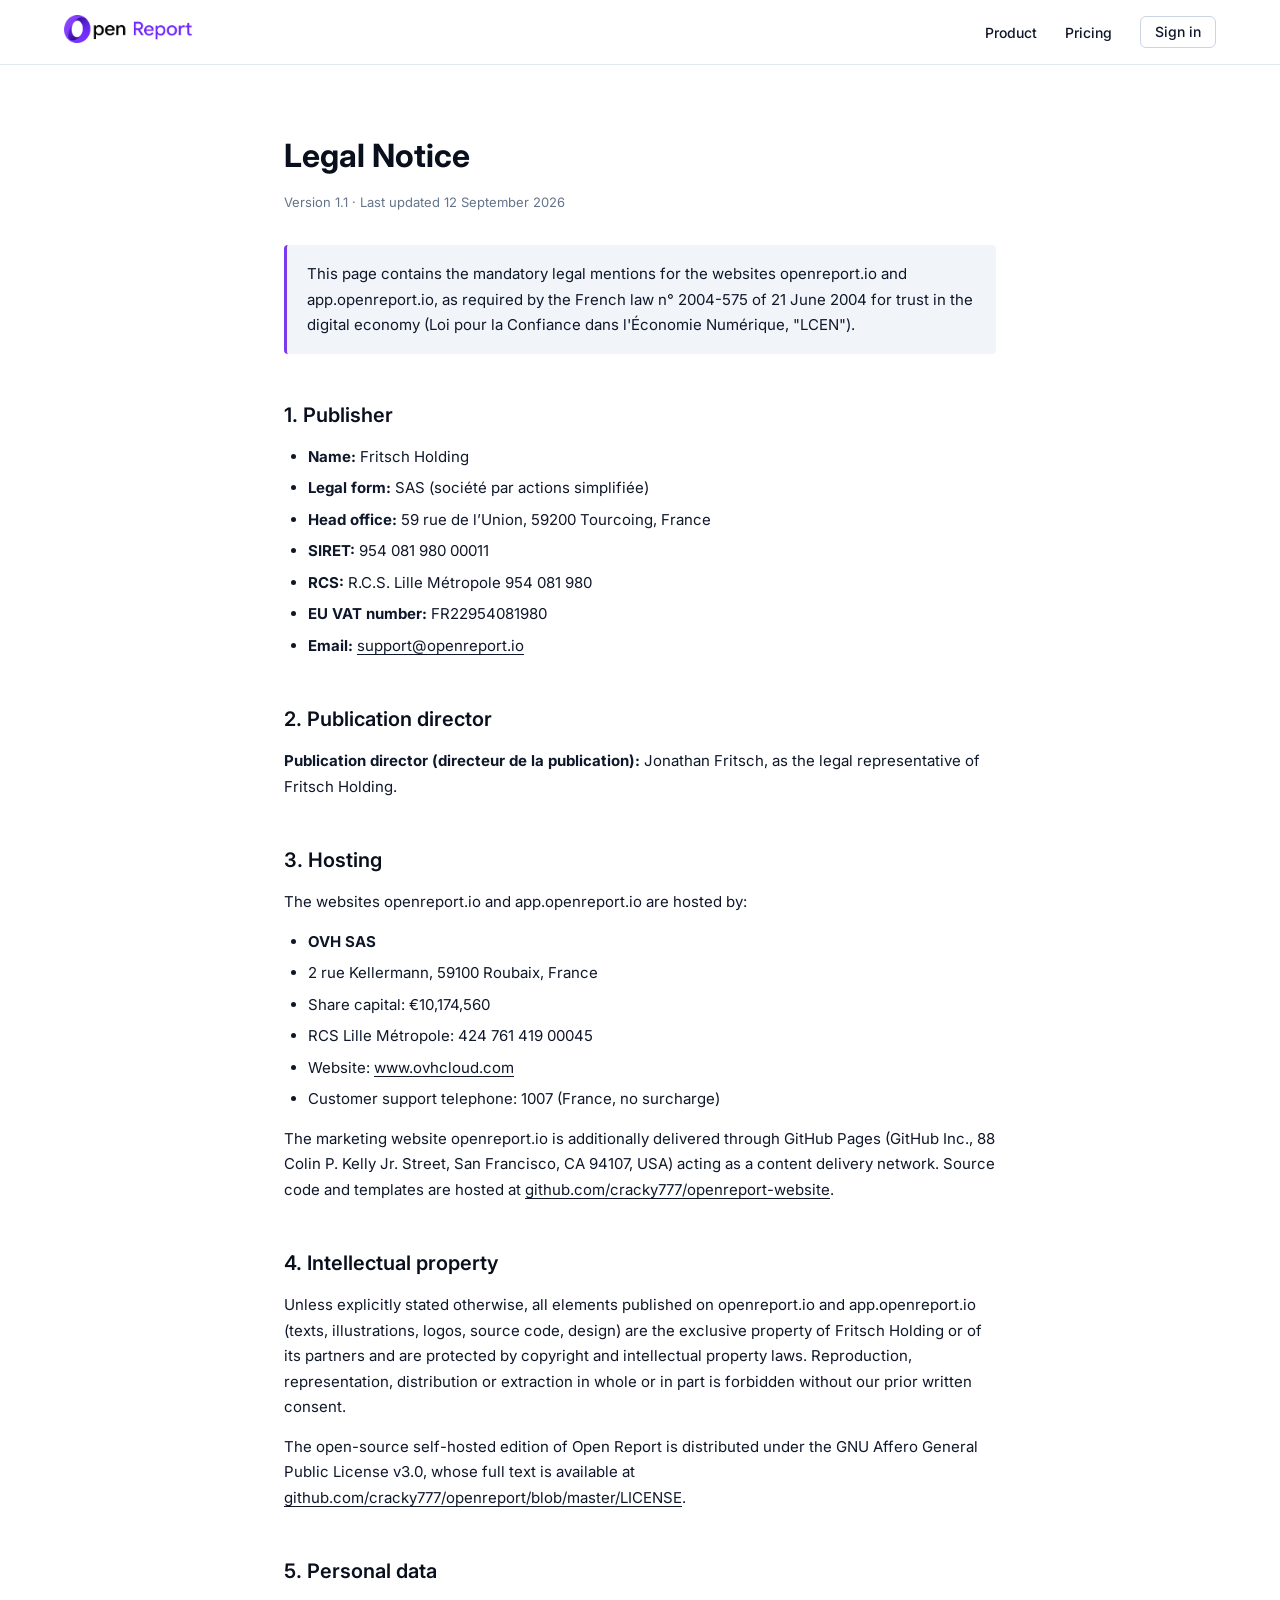
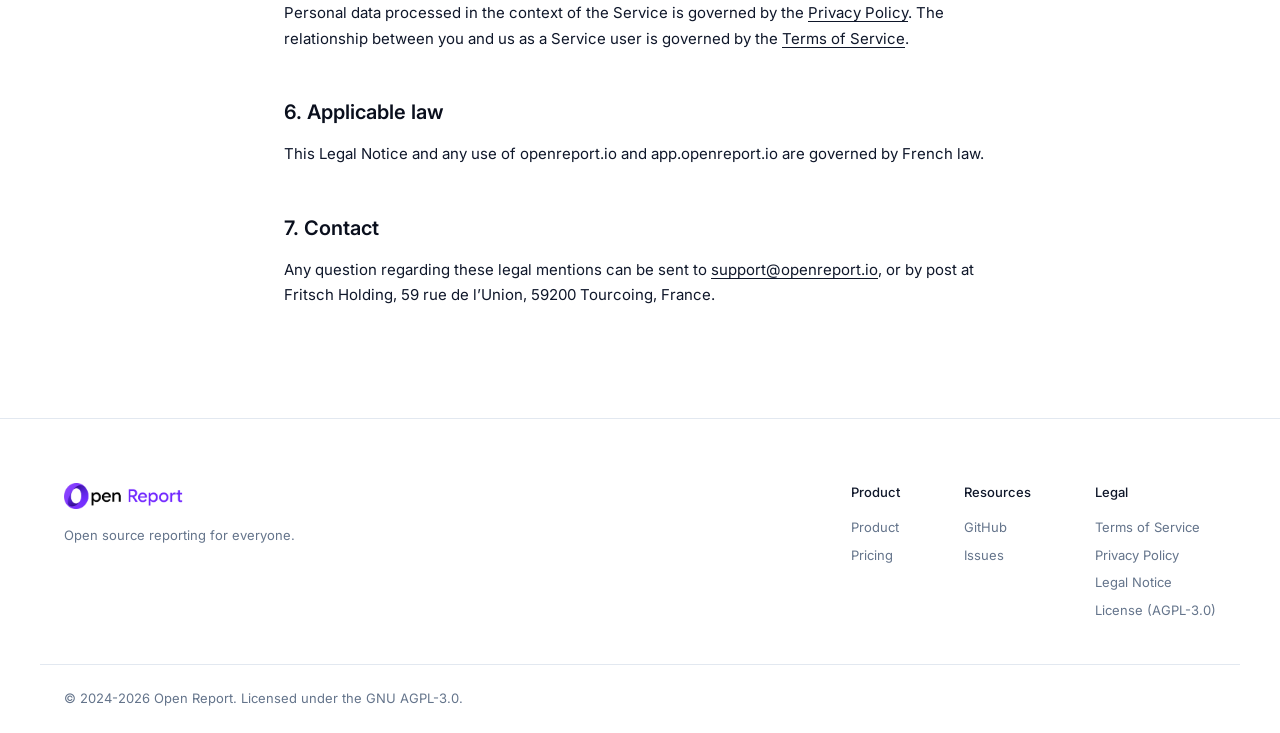
<file: legal/mentions/index.html>
<!DOCTYPE html>
<html lang="en">
<head>
  <meta charset="UTF-8">
  <meta name="viewport" content="width=device-width, initial-scale=1.0">
  <title>Legal Notice · Open Report</title>
  <meta name="description" content="Legal notice (mentions légales) — publisher, hosting and contact information for Open Report.">
  <meta name="robots" content="index, follow">
  <link rel="canonical" href="https://openreport.io/legal/mentions/">
  <link rel="preconnect" href="https://fonts.googleapis.com">
  <link rel="preconnect" href="https://fonts.gstatic.com" crossorigin>
  <link href="https://fonts.googleapis.com/css2?family=Inter:wght@400;500;600;700;800&display=swap" rel="stylesheet">
  <link rel="stylesheet" href="/style.css">
  <link rel="icon" href="/icon.png">
</head>
<body>

  <nav class="nav">
    <div class="container nav-inner">
      <a href="/" class="logo">
        <picture>
          <source srcset="/logo-dark.png" media="(prefers-color-scheme: dark)">
          <img src="/logo.png" alt="Open Report" class="logo-img">
        </picture>
      </a>
      <div class="nav-links">
        <a href="/#product">Product</a>
        <a href="/#pricing">Pricing</a>
        <a href="https://app.openreport.io" class="btn btn-outline btn-sm">Sign in</a>
      </div>
    </div>
  </nav>

  <main class="legal-page">
    <article class="container prose">
      <h1>Legal Notice</h1>
      <p class="updated">Version 1.1 · Last updated 12 September 2026</p>

      <div class="info-card">
        This page contains the mandatory legal mentions for the
        websites openreport.io and app.openreport.io, as required by
        the French law n° 2004-575 of 21 June 2004 for trust in the
        digital economy (Loi pour la Confiance dans l'Économie
        Numérique, "LCEN").
      </div>

      <h2>1. Publisher</h2>
      <ul>
        <li><strong>Name:</strong>
          Fritsch Holding</li>
        <li><strong>Legal form:</strong>
          SAS (société par actions simplifiée)</li>
        <li><strong>Head office:</strong>
          59 rue de l&rsquo;Union, 59200 Tourcoing, France</li>
        <li><strong>SIRET:</strong>
          954 081 980 00011</li>
        <li><strong>RCS:</strong>
          R.C.S. Lille Métropole 954 081 980</li>
        <li><strong>EU VAT number:</strong>
          FR22954081980</li>
        <li><strong>Email:</strong>
          <a href="mailto:support@openreport.io">support@openreport.io</a></li>
      </ul>

      <h2>2. Publication director</h2>
      <p>
        <strong>Publication director (directeur de la
        publication):</strong>
        Jonathan Fritsch, as the legal
        representative of
        Fritsch Holding.
      </p>

      <h2>3. Hosting</h2>
      <p>
        The websites openreport.io and app.openreport.io are hosted
        by:
      </p>
      <ul>
        <li><strong>OVH SAS</strong></li>
        <li>2 rue Kellermann, 59100 Roubaix, France</li>
        <li>Share capital: €10,174,560</li>
        <li>RCS Lille Métropole: 424 761 419 00045</li>
        <li>Website:
          <a href="https://www.ovhcloud.com/" target="_blank" rel="noopener">www.ovhcloud.com</a>
        </li>
        <li>Customer support telephone: 1007 (France, no surcharge)</li>
      </ul>
      <p>
        The marketing website openreport.io is additionally
        delivered through GitHub Pages (GitHub Inc., 88 Colin P.
        Kelly Jr. Street, San Francisco, CA 94107, USA) acting as
        a content delivery network. Source code and templates are
        hosted at
        <a href="https://github.com/cracky777/openreport-website" target="_blank" rel="noopener">github.com/cracky777/openreport-website</a>.
      </p>

      <h2>4. Intellectual property</h2>
      <p>
        Unless explicitly stated otherwise, all elements published
        on openreport.io and app.openreport.io (texts, illustrations,
        logos, source code, design) are the exclusive property of
        Fritsch Holding or of its
        partners and are protected by copyright and intellectual
        property laws. Reproduction, representation, distribution
        or extraction in whole or in part is forbidden without our
        prior written consent.
      </p>
      <p>
        The open-source self-hosted edition of Open Report is
        distributed under the GNU Affero General Public License v3.0,
        whose full text is available at
        <a href="https://github.com/cracky777/openreport/blob/master/LICENSE" target="_blank" rel="noopener">github.com/cracky777/openreport/blob/master/LICENSE</a>.
      </p>

      <h2>5. Personal data</h2>
      <p>
        Personal data processed in the context of the Service is
        governed by the
        <a href="/legal/privacy/">Privacy Policy</a>. The relationship
        between you and us as a Service user is governed by the
        <a href="/legal/cgu/">Terms of Service</a>.
      </p>

      <h2>6. Applicable law</h2>
      <p>
        This Legal Notice and any use of openreport.io and
        app.openreport.io are governed by French law.
      </p>

      <h2>7. Contact</h2>
      <p>
        Any question regarding these legal mentions can be sent to
        <a href="mailto:support@openreport.io">support@openreport.io</a>, or by
        post at
        Fritsch Holding, 59 rue de l&rsquo;Union, 59200 Tourcoing, France.
      </p>
    </article>
  </main>

  <footer class="footer">
    <div class="container footer-inner">
      <div class="footer-brand">
        <a href="/" class="logo">
          <picture><source srcset="/logo-dark.png" media="(prefers-color-scheme: dark)"><img src="/logo.png" alt="Open Report" class="footer-logo-img"></picture>
        </a>
        <p>Open source reporting for everyone.</p>
      </div>
      <div class="footer-links">
        <div>
          <h4>Product</h4>
          <a href="/#product">Product</a>
          <a href="/#pricing">Pricing</a>
        </div>
        <div>
          <h4>Resources</h4>
          <a href="https://github.com/cracky777/openreport" target="_blank">GitHub</a>
          <a href="https://github.com/cracky777/openreport/issues" target="_blank">Issues</a>
        </div>
        <div>
          <h4>Legal</h4>
          <a href="/legal/cgu/">Terms of Service</a>
          <a href="/legal/privacy/">Privacy Policy</a>
          <a href="/legal/mentions/">Legal Notice</a>
          <a href="https://github.com/cracky777/openreport/blob/master/LICENSE" target="_blank">License (AGPL-3.0)</a>
        </div>
      </div>
    </div>
    <div class="container footer-bottom">
      <p>&copy; 2024-2026 Open Report. Licensed under the GNU AGPL-3.0.</p>
    </div>
  </footer>

</body>
</html>
</file>
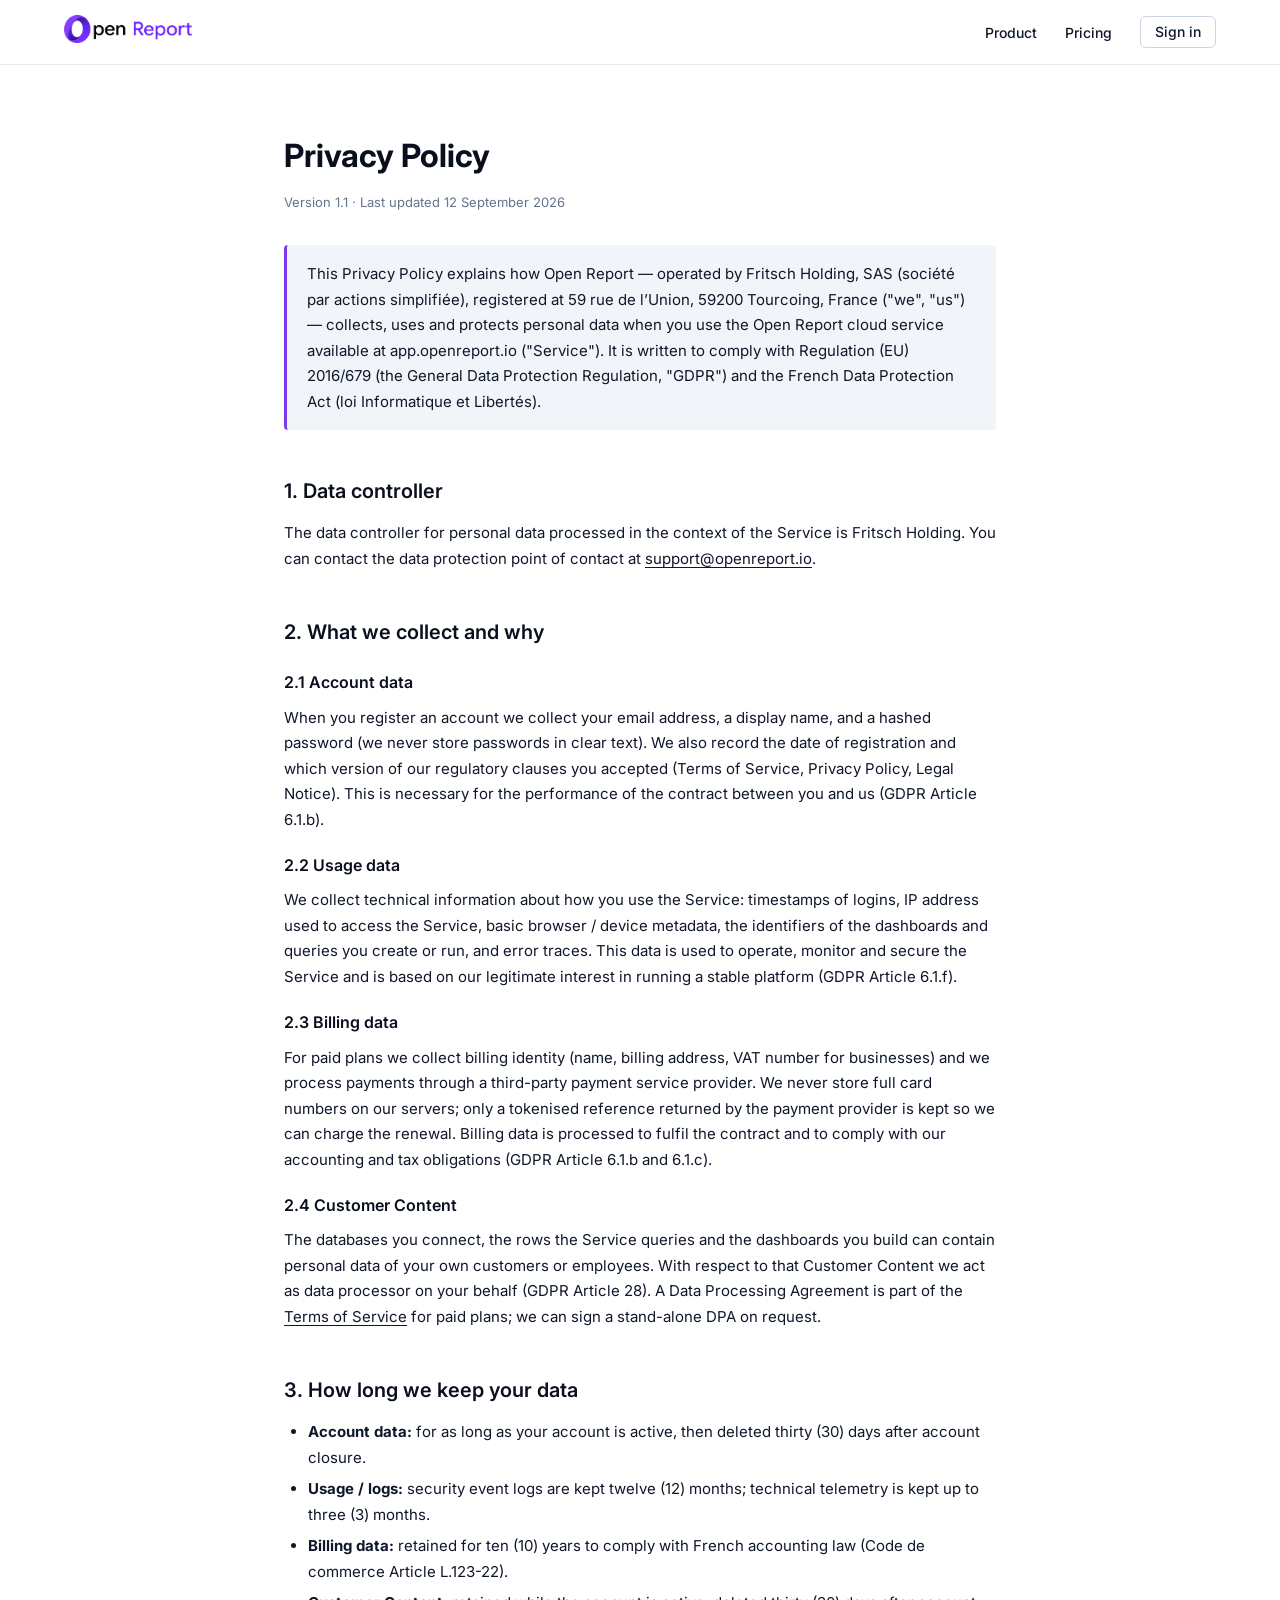
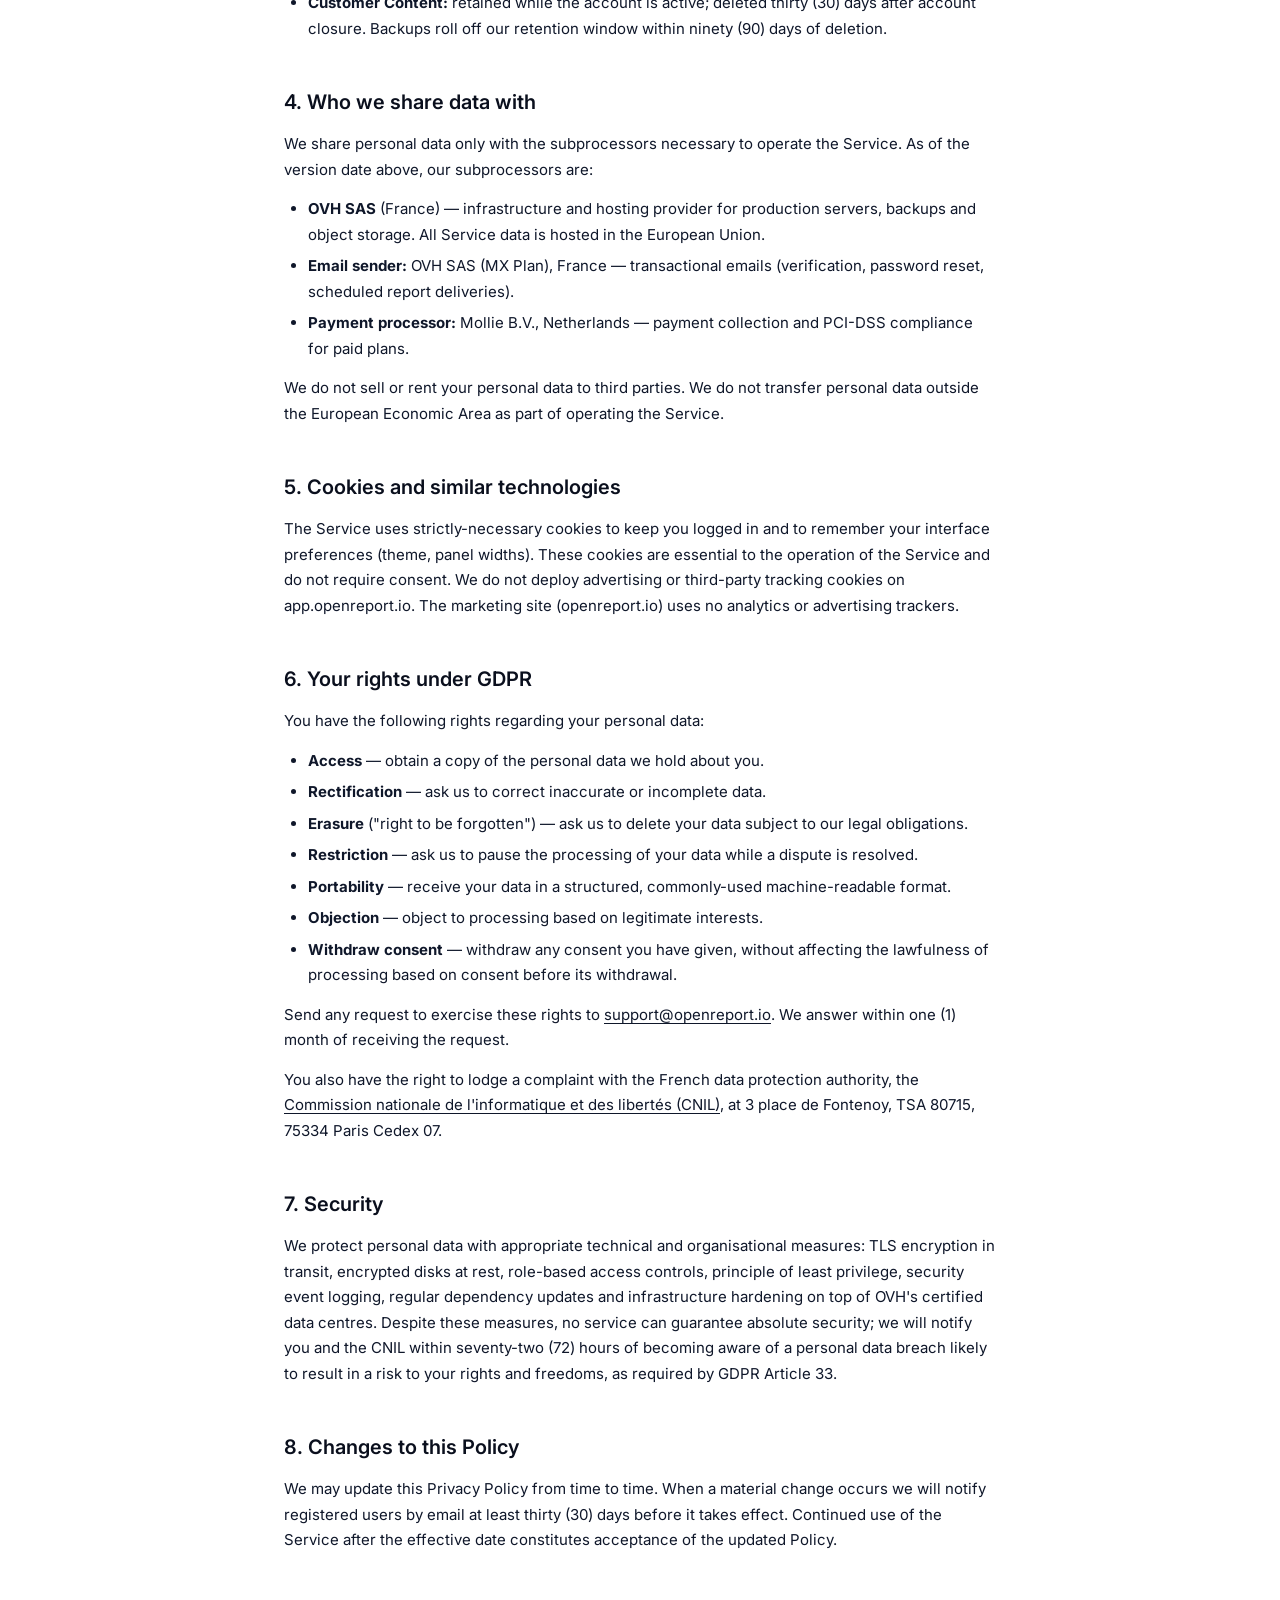
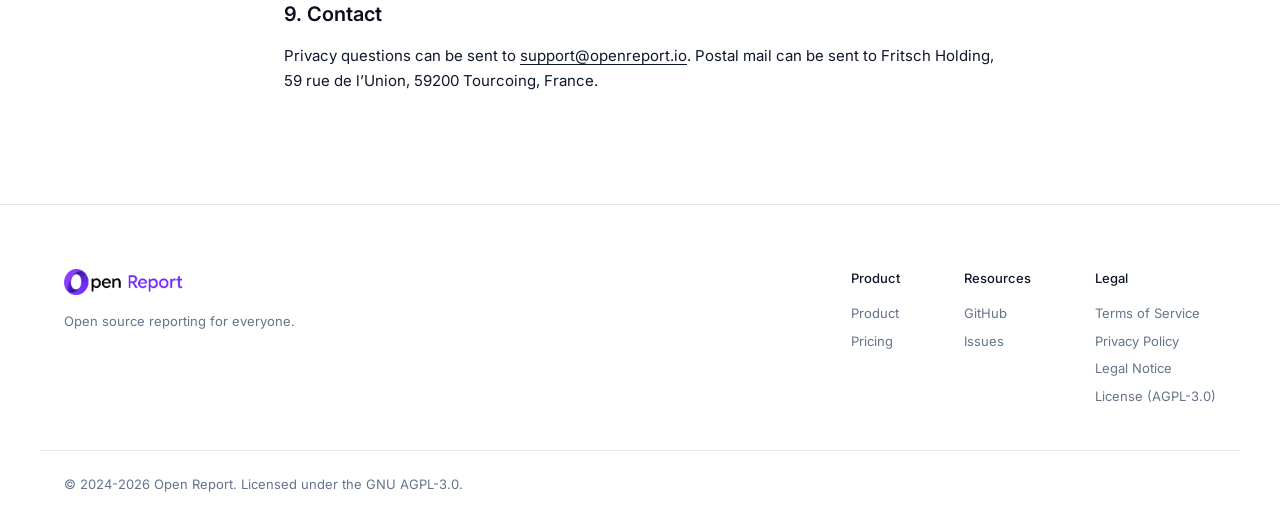
<file: legal/privacy/index.html>
<!DOCTYPE html>
<html lang="en">
<head>
  <meta charset="UTF-8">
  <meta name="viewport" content="width=device-width, initial-scale=1.0">
  <title>Privacy Policy · Open Report</title>
  <meta name="description" content="How Open Report collects, uses and protects your personal data — GDPR-compliant privacy policy.">
  <meta name="robots" content="index, follow">
  <link rel="canonical" href="https://openreport.io/legal/privacy/">
  <link rel="preconnect" href="https://fonts.googleapis.com">
  <link rel="preconnect" href="https://fonts.gstatic.com" crossorigin>
  <link href="https://fonts.googleapis.com/css2?family=Inter:wght@400;500;600;700;800&display=swap" rel="stylesheet">
  <link rel="stylesheet" href="/style.css">
  <link rel="icon" href="/icon.png">
</head>
<body>

  <nav class="nav">
    <div class="container nav-inner">
      <a href="/" class="logo">
        <picture>
          <source srcset="/logo-dark.png" media="(prefers-color-scheme: dark)">
          <img src="/logo.png" alt="Open Report" class="logo-img">
        </picture>
      </a>
      <div class="nav-links">
        <a href="/#product">Product</a>
        <a href="/#pricing">Pricing</a>
        <a href="https://app.openreport.io" class="btn btn-outline btn-sm">Sign in</a>
      </div>
    </div>
  </nav>

  <main class="legal-page">
    <article class="container prose">
      <h1>Privacy Policy</h1>
      <p class="updated">Version 1.1 · Last updated 12 September 2026</p>

      <div class="info-card">
        This Privacy Policy explains how Open Report — operated by
        Fritsch Holding,
        SAS (société par actions simplifiée), registered at
        59 rue de l&rsquo;Union, 59200 Tourcoing, France ("we", "us")
        — collects, uses and protects personal data when you use
        the Open Report cloud service available at app.openreport.io
        ("Service"). It is written to comply with Regulation (EU)
        2016/679 (the General Data Protection Regulation, "GDPR")
        and the French Data Protection Act (loi
        Informatique et Libertés).
      </div>

      <h2>1. Data controller</h2>
      <p>
        The data controller for personal data processed in the
        context of the Service is
        Fritsch Holding. You can
        contact the data protection point of contact at
        <a href="mailto:support@openreport.io">support@openreport.io</a>.
      </p>

      <h2>2. What we collect and why</h2>

      <h3>2.1 Account data</h3>
      <p>
        When you register an account we collect your email address,
        a display name, and a hashed password (we never store
        passwords in clear text). We also record the date of
        registration and which version of our regulatory clauses
        you accepted (Terms of Service, Privacy Policy, Legal
        Notice). This is necessary for the performance of the
        contract between you and us (GDPR Article 6.1.b).
      </p>

      <h3>2.2 Usage data</h3>
      <p>
        We collect technical information about how you use the
        Service: timestamps of logins, IP address used to access
        the Service, basic browser / device metadata, the identifiers
        of the dashboards and queries you create or run, and error
        traces. This data is used to operate, monitor and secure
        the Service and is based on our legitimate interest in
        running a stable platform (GDPR Article 6.1.f).
      </p>

      <h3>2.3 Billing data</h3>
      <p>
        For paid plans we collect billing identity (name, billing
        address, VAT number for businesses) and we process payments
        through a third-party payment service provider. We never
        store full card numbers on our servers; only a tokenised
        reference returned by the payment provider is kept so we
        can charge the renewal. Billing data is processed to fulfil
        the contract and to comply with our accounting and tax
        obligations (GDPR Article 6.1.b and 6.1.c).
      </p>

      <h3>2.4 Customer Content</h3>
      <p>
        The databases you connect, the rows the Service queries
        and the dashboards you build can contain personal data of
        your own customers or employees. With respect to that
        Customer Content we act as data processor on your behalf
        (GDPR Article 28). A Data Processing Agreement is part of
        the
        <a href="/legal/cgu/">Terms of Service</a> for paid plans;
        we can sign a stand-alone DPA on request.
      </p>

      <h2>3. How long we keep your data</h2>
      <ul>
        <li><strong>Account data:</strong> for as long as your
          account is active, then deleted thirty (30) days after
          account closure.</li>
        <li><strong>Usage / logs:</strong> security event logs are
          kept twelve (12) months; technical telemetry is kept up
          to three (3) months.</li>
        <li><strong>Billing data:</strong> retained for ten (10)
          years to comply with French accounting law (Code de
          commerce Article L.123-22).</li>
        <li><strong>Customer Content:</strong> retained while the
          account is active; deleted thirty (30) days after account
          closure. Backups roll off our retention window within
          ninety (90) days of deletion.</li>
      </ul>

      <h2>4. Who we share data with</h2>
      <p>
        We share personal data only with the subprocessors
        necessary to operate the Service. As of the version date
        above, our subprocessors are:
      </p>
      <ul>
        <li><strong>OVH SAS</strong> (France) — infrastructure and
          hosting provider for production servers, backups and
          object storage. All Service data is hosted in the
          European Union.</li>
        <li><strong>Email sender:</strong>
          OVH SAS (MX Plan), France — transactional emails (verification,
          password reset, scheduled report deliveries).</li>
        <li><strong>Payment processor:</strong>
          Mollie B.V., Netherlands — payment collection and PCI-DSS
          compliance for paid plans.</li>
      </ul>
      <p>
        We do not sell or rent your personal data to third parties.
        We do not transfer personal data outside the European
        Economic Area as part of operating the Service.
      </p>

      <h2>5. Cookies and similar technologies</h2>
      <p>
        The Service uses strictly-necessary cookies to keep you
        logged in and to remember your interface preferences (theme,
        panel widths). These cookies are essential to the operation
        of the Service and do not require consent. We do not deploy
        advertising or third-party tracking cookies on
        app.openreport.io. The marketing site (openreport.io) uses
        no analytics or advertising trackers.
      </p>

      <h2>6. Your rights under GDPR</h2>
      <p>You have the following rights regarding your personal data:</p>
      <ul>
        <li><strong>Access</strong> — obtain a copy of the personal
          data we hold about you.</li>
        <li><strong>Rectification</strong> — ask us to correct
          inaccurate or incomplete data.</li>
        <li><strong>Erasure</strong> ("right to be forgotten") —
          ask us to delete your data subject to our legal
          obligations.</li>
        <li><strong>Restriction</strong> — ask us to pause the
          processing of your data while a dispute is resolved.</li>
        <li><strong>Portability</strong> — receive your data in a
          structured, commonly-used machine-readable format.</li>
        <li><strong>Objection</strong> — object to processing
          based on legitimate interests.</li>
        <li><strong>Withdraw consent</strong> — withdraw any
          consent you have given, without affecting the lawfulness
          of processing based on consent before its withdrawal.</li>
      </ul>
      <p>
        Send any request to exercise these rights to
        <a href="mailto:support@openreport.io">support@openreport.io</a>. We answer
        within one (1) month of receiving the request.
      </p>
      <p>
        You also have the right to lodge a complaint with the
        French data protection authority, the
        <a href="https://www.cnil.fr/" target="_blank" rel="noopener">Commission
        nationale de l'informatique et des libertés (CNIL)</a>, at
        3 place de Fontenoy, TSA 80715, 75334 Paris Cedex 07.
      </p>

      <h2>7. Security</h2>
      <p>
        We protect personal data with appropriate technical and
        organisational measures: TLS encryption in transit,
        encrypted disks at rest, role-based access controls,
        principle of least privilege, security event logging,
        regular dependency updates and infrastructure hardening
        on top of OVH's certified data centres. Despite these
        measures, no service can guarantee absolute security; we
        will notify you and the CNIL within seventy-two (72) hours
        of becoming aware of a personal data breach likely to
        result in a risk to your rights and freedoms, as required
        by GDPR Article 33.
      </p>

      <h2>8. Changes to this Policy</h2>
      <p>
        We may update this Privacy Policy from time to time. When
        a material change occurs we will notify registered users by
        email at least thirty (30) days before it takes effect.
        Continued use of the Service after the effective date
        constitutes acceptance of the updated Policy.
      </p>

      <h2>9. Contact</h2>
      <p>
        Privacy questions can be sent to
        <a href="mailto:support@openreport.io">support@openreport.io</a>. Postal
        mail can be sent to
        Fritsch Holding, 59 rue de l&rsquo;Union, 59200 Tourcoing, France.
      </p>
    </article>
  </main>

  <footer class="footer">
    <div class="container footer-inner">
      <div class="footer-brand">
        <a href="/" class="logo">
          <picture><source srcset="/logo-dark.png" media="(prefers-color-scheme: dark)"><img src="/logo.png" alt="Open Report" class="footer-logo-img"></picture>
        </a>
        <p>Open source reporting for everyone.</p>
      </div>
      <div class="footer-links">
        <div>
          <h4>Product</h4>
          <a href="/#product">Product</a>
          <a href="/#pricing">Pricing</a>
        </div>
        <div>
          <h4>Resources</h4>
          <a href="https://github.com/cracky777/openreport" target="_blank">GitHub</a>
          <a href="https://github.com/cracky777/openreport/issues" target="_blank">Issues</a>
        </div>
        <div>
          <h4>Legal</h4>
          <a href="/legal/cgu/">Terms of Service</a>
          <a href="/legal/privacy/">Privacy Policy</a>
          <a href="/legal/mentions/">Legal Notice</a>
          <a href="https://github.com/cracky777/openreport/blob/master/LICENSE" target="_blank">License (AGPL-3.0)</a>
        </div>
      </div>
    </div>
    <div class="container footer-bottom">
      <p>&copy; 2024-2026 Open Report. Licensed under the GNU AGPL-3.0.</p>
    </div>
  </footer>

</body>
</html>
</file>
<file: style.css>
* { margin: 0; padding: 0; box-sizing: border-box; }

/* Design system: DESIGN.md (Supabase's marketing system, with the violet of
   the Open Report logo in place of its green). */

:root {
  /* The light palette of the site before the redesign: slate inks and night
     blocks, with the violet of the Open Report logo. */
  --accent:        #7c3aed;   /* the one chromatic event: filled CTA, links, active marks */
  --accent-dark:   #6d28d9;
  --accent-soft:   #f5f3ff;
  --accent-border: #c4b5fd;

  --bg:            #ffffff;
  --bg-alt:        #f8fafc;   /* alternating bands */
  --bg-subtle:     #f1f5f9;
  --bg-deep:       #0f172a;   /* night blocks: code, featured tier */
  --bg-deepest:    #0a0f1d;

  --text:          #0f172a;
  --text-strong:   #0a0f1d;
  --text-muted:    #475569;
  --text-soft:     #64748b;
  --text-faint:    #94a3b8;

  --border:        #e2e8f0;
  --border-strong: #cbd5e1;

  --shadow-1:      0 1px 3px rgba(15,23,42,0.06);
  --shadow-2:      0 8px 24px rgba(15,23,42,0.08);
  --shadow-lg:     0 20px 60px rgba(15,23,42,0.10);

  --code-bg:       #0f172a;
  --code-fg:       #e2e8f0;
  --code-comment:  #94a3b8;

  --success:       #22c55e;

  --btn-bg:        #7c3aed;   /* filled CTA, white text in both themes */
  --btn-bg-hover:  #6d28d9;
  --nav-bg:        rgba(255,255,255,0.92);
  --night-border:  #0f172a;   /* edge of the dark blocks; visible on a dark page */
  --night-soft:    rgba(226,232,240,0.7);   /* body text on a night block */
  --night-faint:   rgba(226,232,240,0.55);
  /* The page's washes: the pastels of the app's Chat cards, very light. */
  --wash-1:        linear-gradient(180deg, #F6F1FD 0%, #FBF3F1 100%);
  --wash-2:        linear-gradient(180deg, #FBF3F1 0%, #F6F1FD 100%);
  --hero-glow:     #ECE6FE;
  --frame:         linear-gradient(135deg, #C8AAFF 0%, #9469F5 100%);
  --frame-soft:    #EEE6FA;
  --plum:          linear-gradient(135deg, #2B2342 0%, #3A2633 100%);
  /* The pastels of the app's Chat cards (StartConversation TONES). */
  --tone-1: linear-gradient(135deg, #ECE6FE 0%, #F3ECFC 100%);
  --tone-2: linear-gradient(135deg, #F3ECFC 0%, #FDEBE1 100%);
  --tone-3: linear-gradient(135deg, #FDEBE1 0%, #FCE3EC 100%);
}

/* The dark theme the site had before the redesign, on the new layout. */
@media (prefers-color-scheme: dark) {
  :root {
    --accent:        #a78bfa;
    --accent-dark:   #c4b5fd;
    --accent-soft:   rgba(167,139,250,0.14);
    --accent-border: rgba(167,139,250,0.35);

    --bg:            #0a0a14;
    --bg-alt:        #0f0f1c;
    --bg-subtle:     #16162a;
    --bg-deep:       #12121f;
    --bg-deepest:    #06060f;

    --text:          #e2e8f0;
    --text-strong:   #f8fafc;
    --text-muted:    #cbd5e1;
    --text-soft:     #94a3b8;
    --text-faint:    #64748b;

    --border:        #1f1f3a;
    --border-strong: #2d2d52;

    --shadow-1:      0 1px 3px rgba(0,0,0,0.4);
    --shadow-2:      0 8px 24px rgba(0,0,0,0.45);
    --shadow-lg:     0 16px 48px rgba(0,0,0,0.6);

    --code-bg:       #06060f;
    --code-fg:       #cbd5e1;
    --code-comment:  #64748b;

    --success:       #4ade80;

    --btn-bg:        #7c3aed;
    --btn-bg-hover:  #8b5cf6;
    --nav-bg:        rgba(10,10,20,0.88);
    --night-border:  #2d2d52;
    --night-soft:    rgba(226,232,240,0.7);
    --night-faint:   rgba(226,232,240,0.55);
    --wash-1:        linear-gradient(180deg, #15121f 0%, #1a1319 100%);
    --wash-2:        linear-gradient(180deg, #1a1319 0%, #15121f 100%);
    --hero-glow:     #262043;
    --frame-soft:    #2B2342;
    --tone-1: linear-gradient(135deg, #262043 0%, #2B2342 100%);
    --tone-2: linear-gradient(135deg, #2B2342 0%, #3A2633 100%);
    --tone-3: linear-gradient(135deg, #3A2633 0%, #3A2430 100%);
  }
  .legal-page .prose .placeholder { background: #4a3700; color: #ffd76b; }
}

body {
  font-family: 'Inter', -apple-system, BlinkMacSystemFont, 'Helvetica Neue', Arial, sans-serif;
  font-size: 16px; line-height: 1.5;
  color: var(--text); background: var(--bg);
  -webkit-font-smoothing: antialiased;
}
a { color: var(--text); text-underline-offset: 3px; }
a:hover { color: var(--accent); }
code { font-family: ui-monospace, Menlo, Monaco, Consolas, 'Liberation Mono', monospace; font-size: 0.9em; }
.container { max-width: 1200px; margin: 0 auto; padding: 0 24px; }

/* ----------------- Nav ----------------- */
.nav {
  position: sticky; top: 0; z-index: 100;
  background: var(--nav-bg); backdrop-filter: saturate(180%) blur(8px);
  border-bottom: 1px solid var(--border);
}
.nav-inner { display: flex; align-items: center; justify-content: space-between; height: 64px; }
.logo { display: flex; align-items: center; text-decoration: none; }
.logo-img { height: 28px; width: auto; }
.nav-links { display: flex; align-items: center; gap: 28px; }
.nav-links a { color: var(--text); text-decoration: none; font-size: 14px; font-weight: 500; }
.nav-links a:hover { color: var(--accent); }
.nav-links a.btn-primary, .nav-links a.btn-primary:hover { color: #fff; }
.nav-links a.btn-outline:hover { color: var(--text); }
.nav-toggle { display: none; background: none; border: none; cursor: pointer; padding: 6px; }
.nav-toggle span { display: block; width: 20px; height: 2px; background: var(--text); margin: 4px 0; }

/* ----------------- Buttons ----------------- */
.btn {
  display: inline-flex; align-items: center; justify-content: center;
  font: inherit; font-size: 14px; font-weight: 500; line-height: 1;
  padding: 9px 16px; border-radius: 6px; cursor: pointer;
  text-decoration: none; border: 1px solid transparent;
  transition: background 0.12s, border-color 0.12s;
}
.btn-sm { padding: 8px 14px; }
.btn-lg { padding: 12px 20px; font-size: 15px; }
.btn-primary { background: var(--btn-bg); color: #fff; border-color: var(--btn-bg-hover); }
.btn-primary:hover { background: var(--btn-bg-hover); color: #fff; }
.btn-outline { background: var(--bg); color: var(--text); border-color: var(--border-strong); }
.btn-outline:hover { border-color: var(--text-faint); background: var(--bg-alt); color: var(--text); }
.btn-light { background: #fff; color: #0f172a; }
.btn-light:hover { background: #e2e8f0; color: #0f172a; }
.btn-block { width: 100%; }
.btn svg, .nav-github svg { flex-shrink: 0; }
.btn svg { margin-right: 8px; }
.nav-github { display: inline-flex; align-items: center; gap: 6px; }

/* ----------------- Sections ----------------- */
section { padding: 96px 0; }
section h2 {
  font-size: 40px; font-weight: 800; line-height: 1.1; letter-spacing: -0.02em;
  color: var(--text); margin-bottom: 14px;
}
.section-sub { font-size: 18px; line-height: 1.55; color: var(--text-soft); max-width: 640px; margin-bottom: 48px; }

/* ----------------- Hero ----------------- */
/* The violet glow at the top of the page, kept from the previous site. */
.hero {
  padding: 56px 0 48px; text-align: center;
  background: radial-gradient(ellipse 80% 60% at 50% 0%, var(--hero-glow) 0%, transparent 70%), var(--bg);
}
.hero-accent { color: var(--accent); }
.hero h1 {
  font-size: 56px; font-weight: 800; line-height: 1.1; letter-spacing: -0.025em;
  color: var(--text); max-width: 860px; margin: 0 auto 20px;
}
.hero-sub { font-size: 18px; line-height: 1.55; color: var(--text-soft); max-width: 560px; margin: 0 auto 32px; }

/* ----------------- What you get ----------------- */

/* Six cards of different sizes on the pastels of the app's Chat cards. */
.bento { display: grid; grid-template-columns: repeat(6, 1fr); gap: 16px; }
.bento-card {
  position: relative; display: flex; flex-direction: column; min-height: 300px; padding: 24px;
  border: 1px solid var(--border); border-radius: 20px; box-shadow: var(--shadow-1);
  transition: transform 0.2s, border-color 0.2s, box-shadow 0.2s;
}
.bento-card:hover { transform: translateY(-3px); border-color: var(--accent-border); box-shadow: 0 10px 28px -12px rgba(124, 58, 237, 0.4); }
.bento-wide { grid-column: span 4; }
.bento-narrow { grid-column: span 2; }
.bento-half { grid-column: span 3; }
.tone-1 { background: var(--tone-1); }
.tone-2 { background: var(--tone-2); }
.tone-3 { background: var(--tone-3); }
.bento-card h3 { font-size: 19px; font-weight: 700; letter-spacing: -0.01em; color: var(--text); }
.bento-art { display: block; flex: 1; width: 100%; max-height: 220px; margin: 16px 0 0; overflow: visible; }
/* On hover the whole card, title included, darkens and its sentence sits in its middle
   (on touch screens, without hover, the sentence stays under the drawing). */
.bento-desc {
  position: absolute; inset: 0; z-index: 1; margin: 0; padding: 24px;
  display: flex; flex-direction: column; align-items: center; justify-content: center; text-align: center;
  border-radius: inherit; background: rgba(38, 24, 62, 0.78); backdrop-filter: blur(3px);
  font-size: 15px; line-height: 1.55; color: #fff;
  opacity: 0; transition: opacity 0.2s; pointer-events: none;
}
.bento-desc strong { font-weight: 700; color: #fff; }
.bento-desc .gap { display: block; height: 10px; }
.bento-card:hover .bento-desc, .bento-card:focus-within .bento-desc { opacity: 1; }
@media (hover: none) {
  .bento-desc { position: static; margin-top: 14px; opacity: 1; background: none; backdrop-filter: none; color: var(--text-soft); padding: 0; }
  .bento-desc strong { color: var(--text); }
}
/* The name of the connector or chart under the pointer, right over it. */
.bento-tip {
  position: absolute; z-index: 2; padding: 5px 10px; border-radius: 8px; white-space: nowrap;
  font-size: 13px; font-weight: 600; color: #fff; background: rgba(38, 24, 62, 0.88); box-shadow: 0 6px 16px -6px rgba(63, 42, 90, 0.6);
  transform: translate(-50%, -50%); opacity: 0; transition: opacity 0.12s; pointer-events: none;
}
.bento-tip.on { opacity: 1; }
.bento [data-name] { cursor: default; }
.vh { position: absolute; width: 1px; height: 1px; overflow: hidden; clip: rect(0 0 0 0); white-space: nowrap; }
.or-link { fill: none; stroke: #9469F5; stroke-width: 1.5; stroke-dasharray: 3 4; opacity: 0.7; animation: sc-flow 3s linear infinite; }
.or-star { animation: or-twinkle 3.6s ease-in-out infinite; animation-delay: calc(var(--i) * 0.3s); transform-box: fill-box; transform-origin: center; }
.or-pulse { animation: sc-bob 3.6s ease-in-out infinite; }
.or-resize { animation: or-resize 3.6s ease-in-out infinite; transform-box: fill-box; transform-origin: 0 0; }
.or-cursor { animation: or-cursor 3.6s ease-in-out infinite; }
.bento .sc-bob { animation: sc-bob 3.6s ease-in-out infinite; }
.bento .sc-eyes { animation: sc-blink 3.6s ease-in-out infinite; transform-box: fill-box; transform-origin: center; }
.or-label { font: 600 10px Inter, sans-serif; fill: var(--text-soft); dominant-baseline: middle; }
.or-label.or-on { fill: var(--text); font-weight: 700; }
.or-chip { font: 700 8px Inter, sans-serif; text-anchor: middle; }
@keyframes or-twinkle { 0%, 100% { transform: scale(1); } 50% { transform: scale(1.1); } }
@keyframes or-resize { 0%, 15% { transform: scale(0.82); } 45%, 85% { transform: scale(1); } 100% { transform: scale(0.82); } }
@keyframes or-cursor { 0%, 15% { transform: translate(184px, 108px); } 45%, 85% { transform: translate(198px, 118px); } 100% { transform: translate(184px, 108px); } }
@media (prefers-reduced-motion: reduce) { .bento *, .bento-card { animation: none !important; transition: none; } }
@media (max-width: 900px) {
  .bento { grid-template-columns: repeat(2, 1fr); }
  .bento-wide { grid-column: span 2; }
  .bento-narrow, .bento-half { grid-column: span 1; }
}
@media (max-width: 640px) {
  .bento { grid-template-columns: 1fr; }
  .bento-wide, .bento-narrow, .bento-half { grid-column: span 1; }
  .bento-card { min-height: 0; padding: 20px; }
}

/* ----------------- Uses ----------------- */
/* Four cards on the left, the recording of the open one on the right. */
.tour { padding: 24px 0 96px; }
.tour-grid { display: grid; grid-template-columns: 420px 1fr; gap: 32px; align-items: stretch; }
.tiles { list-style: none; display: flex; flex-direction: column; gap: 6px; }
.tiles .tile { flex: 1 0 auto; }
.tour-wrap { display: flex; flex-direction: column; }
.tile {
  position: relative; display: flex; align-items: center; gap: 18px; overflow: hidden;
  padding: 6px 16px 6px 10px; border: 3px solid var(--frame-soft); border-radius: 16px;
  background: var(--bg); transition: background 0.25s, border-color 0.25s, box-shadow 0.25s;
}
/* Thick soft frames, like the page drawings of the illustrations: the open card's
   is the robot's gradient, the recording's too. */
.tile:hover { border-color: #C8AAFF; }
.tile.on { border-color: transparent; background: var(--tone-1) padding-box, var(--frame) border-box; box-shadow: var(--shadow-1); }
.tile.on:nth-child(2) { background: var(--tone-2) padding-box, var(--frame) border-box; }
.tile.on:nth-child(3) { background: var(--tone-3) padding-box, var(--frame) border-box; }
/* The whole card is the button; the link inside stays clickable above it. */
.tile-btn { position: absolute; inset: 0; background: none; border: 0; cursor: pointer; border-radius: 14px; }
.tile-btn:focus-visible { outline: 2px solid var(--accent); outline-offset: 2px; }
/* The scene is the face of the card: the open one grows, in colour, on a soft glow. */
.tile .tour-scene {
  flex-shrink: 0; width: 88px; height: 53px; filter: grayscale(1); opacity: 0.45; pointer-events: none;
  transition: width 0.35s ease, height 0.35s ease, filter 0.3s, opacity 0.3s;
}
.tile.on .tour-scene { width: 150px; height: 90px; opacity: 1; filter: drop-shadow(0 6px 14px rgba(124, 58, 237, 0.28)); }
.tile-text { min-width: 0; pointer-events: none; }
.tile h3 { font-size: 21px; font-weight: 700; letter-spacing: -0.015em; line-height: 1.25; color: var(--text-soft); }
.tile.on h3 { color: var(--text); }
.tile p { font-size: 15px; line-height: 1.5; color: var(--text-soft); overflow: hidden; max-height: 0; transition: max-height 0.35s ease, margin 0.35s; }
.tile.on p { max-height: 80px; margin-top: 6px; }
/* OpenMetadata's mark before its name, the size of the text. */
.om-name { white-space: nowrap; }
.om-mark { width: 0.85em; height: 1.03em; vertical-align: -0.17em; margin-right: 0.25em; }
.tile-try { display: none; position: relative; z-index: 1; pointer-events: auto; margin-top: 6px; font-size: 14px; font-weight: 500; color: var(--accent); }
.tile.on .tile-try { display: inline-block; }
/* The recording's progress along the bottom edge of the open card. */
.tile::after { content: ""; position: absolute; left: 0; bottom: 0; height: 3px; width: calc(var(--p, 0) * 100%); background: var(--accent); }
.tour-screen {
  position: relative; overflow: hidden; aspect-ratio: 16 / 9; flex: 1 0 auto;
  border: 7px solid transparent; border-radius: 20px;
  background: linear-gradient(#111828, #111828) padding-box, var(--frame) border-box; box-shadow: var(--shadow-2);
}
.tour-screen video {
  position: absolute; inset: 0; width: 100%; height: 100%; object-fit: cover; object-position: top;
  opacity: 0; transition: opacity 0.45s ease;
}
.tour-screen video.on { opacity: 1; }
@media (prefers-reduced-motion: reduce) { .tile p, .tile .tour-scene, .tour-screen video { transition: none; } }

/* The scene of each card; it plays only on the open card. */
.tour-scene { display: block; overflow: visible; }
.tour-scene * { animation-duration: 3.6s; animation-iteration-count: infinite; animation-timing-function: ease-in-out; transform-box: fill-box; }
.tile:not(.on) .tour-scene * { animation-play-state: paused; }
.sc-bob { animation-name: sc-bob; }
.sc-eyes { animation-name: sc-blink; transform-origin: center; }
.sc-bar { transform-origin: bottom; animation-name: sc-grow; }
.sc-d1 { animation-delay: 0.15s; }
.sc-d2 { animation-delay: 0.3s; }
.sc-d3 { animation-delay: 0.45s; }
.sc-spark { fill: #F2967A; transform-origin: center; animation-name: sc-twinkle; }
.sc-pop { transform-origin: center; animation-name: sc-pop; }
.sc-pop:nth-of-type(3) { animation-delay: 0.35s; }
.sc-pop:nth-of-type(4) { animation-delay: 0.7s; }
g.sc-pop { animation-delay: 1.05s; }
.sc-trend { fill: none; stroke: #8C4F8F; stroke-width: 2; stroke-linecap: round; stroke-linejoin: round; }
.sc-slot { fill: none; stroke: #F4A9BE; stroke-width: 1.5; stroke-dasharray: 4 3; }
.sc-cursor { fill: #3F2A5A; stroke: #fff; stroke-width: 1; }
.sc-drag { animation-name: sc-drag; }
.sc-edge { fill: none; stroke: #9469F5; stroke-width: 1.75; stroke-dasharray: 4 4; animation-name: sc-flow; animation-timing-function: linear; }
.sc-node { fill: #fff; stroke: #F1D5DE; stroke-width: 1.5; animation-name: sc-light; }
.sc-n2 { animation-delay: 0.4s; }
.sc-n3 { animation-delay: 0.8s; }
@keyframes sc-bob { 0%, 100% { transform: translateY(0); } 50% { transform: translateY(-3px); } }
@keyframes sc-blink { 0%, 44%, 50%, 100% { transform: scaleY(1); } 47% { transform: scaleY(0.1); } }
@keyframes sc-grow { 0% { transform: scaleY(0); } 30%, 85% { transform: scaleY(1); } 100% { transform: scaleY(0); } }
@keyframes sc-twinkle { 0%, 100% { transform: scale(0.6); opacity: 0.4; } 50% { transform: scale(1.1); opacity: 1; } }
@keyframes sc-pop { 0%, 8% { opacity: 0; transform: scale(0.85); } 20%, 85% { opacity: 1; transform: scale(1); } 100% { opacity: 0; transform: scale(1); } }
@keyframes sc-drag {
  0% { transform: translate(14px, 46px); opacity: 0; }
  12% { transform: translate(14px, 46px); opacity: 1; }
  50%, 85% { transform: translate(0, 0); opacity: 1; }
  100% { transform: translate(0, 0); opacity: 0; }
}
@keyframes sc-flow { to { stroke-dashoffset: -32; } }
@keyframes sc-light { 0%, 10% { fill: #fff; stroke: #F1D5DE; } 25%, 80% { fill: #ECE6FE; stroke: #9469F5; } 100% { fill: #fff; stroke: #F1D5DE; } }
@media (prefers-reduced-motion: reduce) { .tour-scene * { animation: none !important; } }

/* ----------------- What you get ----------------- */
.product { background: var(--wash-1); }

/* ----------------- Open source ----------------- */
.open-inner {
  display: grid; grid-template-columns: 1fr 1.3fr; gap: 48px; align-items: start;
  background: var(--plum); color: #fff; border-radius: 12px; padding: 56px;
  box-shadow: 0 20px 50px -24px rgba(58, 38, 51, 0.55);
}
.open-inner h2 { color: #fff; font-size: 36px; letter-spacing: -0.72px; line-height: 1.15; }
.open-text p { font-size: 17px; line-height: 1.6; color: var(--night-soft); margin-bottom: 14px; }
.open-text p:last-child { margin-bottom: 0; }
/* The three ideas side by side, a drawing over each, in the app's illustration style. */
.open-inner { grid-template-columns: 1fr; gap: 32px; }
.ol-cols { display: grid; grid-template-columns: repeat(3, 1fr); gap: 32px; }
.ol-col { display: flex; flex-direction: column; align-items: center; text-align: center; }
.ol-col .ol-art { margin-bottom: 18px; }
.ol-col p { margin: 0 !important; }
.ol-art { display: block; overflow: visible; flex-shrink: 0; }
.ol-link { fill: none; stroke: #C8AAFF; stroke-width: 2; stroke-dasharray: 3 4; animation: sc-flow 3s linear infinite; }
.ol-chip { font: 700 10px Inter, sans-serif; text-anchor: middle; fill: #C2407A; }
.ol-bob { animation: sc-bob 3.6s ease-in-out infinite; }
.ol-spin { animation: ol-spin 24s linear infinite; transform-box: view-box; transform-origin: 60px 46px; }
@keyframes ol-spin { to { transform: rotate(360deg); } }
@media (prefers-reduced-motion: reduce) { .ol-bob, .ol-spin, .ol-link { animation: none; } }
@media (max-width: 900px) { .ol-cols { grid-template-columns: 1fr; } }

/* ----------------- Pricing ----------------- */
.pricing { background: var(--wash-2); }
.plans { display: grid; grid-template-columns: repeat(4, 1fr); gap: 16px; }
.plan {
  display: flex; flex-direction: column;
  background: var(--bg); border: 1px solid var(--border-strong); border-radius: 12px; padding: 32px;
}
/* Each plan's icon, drawn like the app's own (WayIcons). */
.plan-head { display: flex; align-items: center; gap: 12px; }
.plan-icon { display: block; flex-shrink: 0; overflow: visible; }
.plan h3 { font-size: 22px; font-weight: 500; line-height: 1.2; color: var(--text); }
.plan-price { font-size: 28px; font-weight: 500; letter-spacing: -0.42px; color: var(--text); margin-top: 16px; }
.plan-price span { font-size: 14px; font-weight: 400; color: var(--text-soft); margin-left: 2px; letter-spacing: 0; }
.plan-note { font-size: 13px; color: var(--text-soft); margin-bottom: 24px; }
.plan ul { list-style: none; margin-bottom: 32px; flex: 1; }
.plan li { font-size: 15px; color: var(--text); padding: 6px 0 6px 22px; position: relative; }
.plan li::before {
  content: ""; position: absolute; left: 2px; top: 11px; width: 10px; height: 5px;
  border-left: 1.5px solid var(--accent); border-bottom: 1.5px solid var(--accent); transform: rotate(-45deg);
}
.plan .btn { width: 100%; }
.plan-cloud { background: linear-gradient(180deg, var(--accent-soft) 0%, var(--bg) 35%); }
.plan-featured { background: var(--bg-deep); border-color: var(--night-border); }
.plan-featured h3, .plan-featured .plan-price, .plan-featured li { color: #fff; }
.plan-featured .plan-note, .plan-featured .plan-price span { color: var(--night-faint); }

/* ----------------- Get Started ----------------- */
.get-started { background: var(--wash-1); }
.code-block { max-width: 780px; margin-bottom: 24px; border-radius: 8px; overflow: hidden; box-shadow: var(--shadow-2); }
.code-block pre { background: var(--code-bg); color: var(--code-fg); padding: 20px 24px; font-size: 14px; line-height: 1.7; overflow-x: auto; }
.code-block code { font-size: inherit; }
.comment { color: var(--code-comment); }
.get-started-sub { max-width: 780px; }
.get-started-sub p { font-size: 15px; color: var(--text-soft); margin-bottom: 10px; }
.get-started-sub strong { color: var(--text); font-weight: 500; }
.get-started-sub code { background: var(--bg-subtle); border: 1px solid var(--border); padding: 1px 6px; border-radius: 4px; color: var(--text); }

/* ----------------- Footer ----------------- */
.footer { background: var(--bg); color: var(--text-soft); padding: 64px 0 24px; border-top: 1px solid var(--border); font-size: 13px; }
.footer-inner { display: flex; justify-content: space-between; gap: 40px; padding-bottom: 40px; }
.footer-brand { max-width: 260px; }
.footer-brand .logo { margin-bottom: 12px; }
.footer-logo-img { height: 26px; width: auto; }
.footer-brand p { font-size: 13px; }
.footer-links { display: flex; gap: 64px; }
.footer-links h4 { color: var(--text); font-size: 13px; font-weight: 500; margin-bottom: 12px; }
.footer-links a { display: block; color: var(--text-soft); text-decoration: none; font-size: 13px; padding: 4px 0; }
.footer-links a:hover { color: var(--text); }
.footer-bottom { padding-top: 24px; border-top: 1px solid var(--border); }

/* ----------------- Waitlist modal ----------------- */
.wl-overlay {
  position: fixed; inset: 0; background: rgba(0,0,0,0.4);
  display: none; align-items: center; justify-content: center; z-index: 1000; padding: 16px;
}
.wl-overlay.open { display: flex; }
.wl-modal {
  position: relative; width: 100%; max-width: 420px;
  background: var(--bg); border: 1px solid var(--border-strong); border-radius: 16px;
  padding: 32px 28px 28px; box-shadow: var(--shadow-lg);
}
.wl-close {
  position: absolute; top: 10px; right: 14px; background: transparent; border: none;
  font-size: 22px; line-height: 1; color: var(--text-faint); cursor: pointer; padding: 4px 8px;
}
.wl-close:hover { color: var(--text); }
.wl-modal h3 { font-size: 22px; font-weight: 500; color: var(--text); margin-bottom: 6px; padding-right: 24px; }
.wl-sub { font-size: 15px; color: var(--text-soft); margin-bottom: 18px; }
#wl-email {
  width: 100%; padding: 8px 12px; font: inherit; font-size: 15px;
  border: 1px solid var(--border-strong); border-radius: 6px;
  background: var(--bg); color: var(--text); outline: none; margin-bottom: 12px;
}
#wl-email:focus { border-color: var(--accent); box-shadow: 0 0 0 3px var(--accent-soft); }
.wl-submit { width: 100%; }
.wl-msg { margin-top: 12px; font-size: 13px; min-height: 18px; color: var(--text-soft); }
.wl-msg-ok    { color: var(--success); }
.wl-msg-error { color: #e2005a; }

/* ----------------- Responsive ----------------- */
@media (max-width: 1200px) {
  .tour-grid { grid-template-columns: 380px 1fr; }
  .tile h3 { font-size: 19px; }
  .tile p { font-size: 14px; }
  .tile .tour-scene { width: 76px; height: 46px; }
  .tile.on .tour-scene { width: 124px; height: 74px; }
}
@media (max-width: 1024px) {
  .tour-grid { grid-template-columns: 1fr; gap: 20px; }
  .tour-wrap { order: -1; }
  .plans { grid-template-columns: repeat(2, 1fr); }
    .open-inner { grid-template-columns: 1fr; gap: 20px; padding: 40px; }
  .hero h1 { font-size: 48px; letter-spacing: -1.44px; }
  section h2 { font-size: 36px; letter-spacing: -0.72px; }
}
@media (max-width: 768px) {
  .tile { gap: 12px; padding: 12px 14px 12px 10px; }
  .tile .tour-scene { width: 76px; height: 46px; }
  .tile.on .tour-scene { width: 120px; height: 72px; }
  .tile h3 { font-size: 18px; }
  .nav-links {
    display: none; flex-direction: column; align-items: flex-start; position: absolute;
    top: 64px; left: 0; right: 0; background: var(--bg);
    padding: 16px 24px; border-bottom: 1px solid var(--border); gap: 14px;
  }
  .nav-links.open { display: flex; }
  .nav-toggle { display: block; }
  section { padding: 64px 0; }
  .hero { padding: 36px 0 28px; }
  .hero h1 { font-size: 36px; letter-spacing: -0.72px; }
  section h2 { font-size: 28px; letter-spacing: -0.42px; }
  .tour { padding-bottom: 64px; }
  .plans { grid-template-columns: 1fr; }
  .plan { padding: 24px; }
  .open-inner { padding: 28px 24px; }
  .open-inner h2 { font-size: 28px; }
  .footer-inner { flex-direction: column; }
  .footer-links { flex-wrap: wrap; gap: 32px; }
}

/* ----------------- Legal pages (prose) ----------------- */
/* Used by /legal/<page>/index.html — readable long-form text. Reuses
   the theme tokens so the legal pages match the marketing site without
   any new colour decisions. */
.legal-page {
  padding: 64px 0 96px;
  background: var(--bg);
  min-height: calc(100vh - 280px);
}
.legal-page .prose {
  max-width: 760px;
  margin: 0 auto;
  color: var(--text);
  line-height: 1.7;
  font-size: 15px;
}
.legal-page .prose h1 {
  font-size: 32px;
  font-weight: 700;
  color: var(--text-strong);
  margin-bottom: 8px;
}
.legal-page .prose .updated {
  color: var(--text-soft);
  font-size: 13px;
  margin-bottom: 32px;
}
.legal-page .prose h2 {
  font-size: 20px;
  font-weight: 600;
  color: var(--text-strong);
  margin: 32px 0 12px;
  padding-top: 12px;
}
.legal-page .prose h3 {
  font-size: 16px;
  font-weight: 600;
  color: var(--text-strong);
  margin: 20px 0 8px;
}
.legal-page .prose p { margin-bottom: 14px; }
.legal-page .prose ul, .legal-page .prose ol {
  margin: 0 0 14px 24px;
}
.legal-page .prose li { margin-bottom: 6px; }
.legal-page .prose a { color: var(--text); text-decoration: underline; }
.legal-page .prose a:hover { color: var(--accent-dark); }
.legal-page .prose .placeholder {
  background: #fff4cc;
  color: #6b4f00;
  padding: 1px 6px;
  border-radius: 3px;
  font-weight: 600;
  font-family: ui-monospace, monospace;
  font-size: 0.9em;
}
.legal-page .prose .info-card {
  background: var(--bg-subtle);
  border-left: 3px solid var(--accent);
  padding: 16px 20px;
  border-radius: 4px;
  margin: 16px 0;
}
/* ── FAQ ───────────────────────────────────────────────────────────────── */
/* Native <details>: no JavaScript, and every answer stays in the HTML whether
   the item is open or closed — which is what the FAQPage structured data
   promises the crawler it will find. */
.faq-list { max-width: 760px; margin-top: 32px; border-top: 1px solid var(--border-strong); }
.faq-item { border-bottom: 1px solid var(--border); }
.faq-item summary {
  cursor: pointer;
  list-style: none;
  padding: 18px 44px 18px 0;
  font-weight: 500; font-size: 17px;
  color: var(--text-strong);
  position: relative;
}
.faq-item summary::-webkit-details-marker { display: none; }
.faq-item summary:hover { color: var(--accent); }
.faq-item summary::after {
  content: '';
  position: absolute; right: 8px; top: 50%;
  width: 9px; height: 9px;
  border-right: 2px solid var(--text-soft);
  border-bottom: 2px solid var(--text-soft);
  transform: translateY(-70%) rotate(45deg);
  transition: transform 0.18s;
}
.faq-item[open] summary::after { transform: translateY(-30%) rotate(225deg); }
.faq-item p {
  margin: 0; padding: 0 0 20px;
  color: var(--text-muted); line-height: 1.7;
}
.faq-item code {
  background: var(--bg-subtle); border-radius: 4px;
  padding: 2px 6px; font-size: 0.92em;
}

/* ── Comparison pages (/alternatives/*) ────────────────────────────────── */
/* The page is a legal-page-shaped document — it borrows that typography by
   carrying both classes — plus the one thing those pages never needed: a table
   that must stay readable when the viewport is narrower than it is. */
.compare-page .crumb {
  font-size: 13px; color: var(--text-soft); margin-bottom: 10px;
}
.compare-page .crumb a { color: var(--text-soft); }
.compare-page .lede {
  font-size: 17px; color: var(--text-muted); line-height: 1.75; margin-bottom: 8px;
}
.compare-scroll { overflow-x: auto; margin: 0 0 20px; }
.compare-table {
  width: 100%; border-collapse: collapse; font-size: 14.5px; min-width: 520px;
}
.compare-table th, .compare-table td {
  text-align: left; padding: 12px 14px; border-bottom: 1px solid var(--border);
  vertical-align: top;
}
.compare-table thead th {
  font-weight: 700; color: var(--text-strong);
  border-bottom: 2px solid var(--border-strong); white-space: nowrap;
}
.compare-table thead th:nth-child(2) { color: var(--accent); }
.compare-table tbody th {
  font-weight: 600; color: var(--text-muted); width: 30%;
}
.compare-table tbody tr:last-child th,
.compare-table tbody tr:last-child td { border-bottom: none; }
.compare-actions {
  display: flex; flex-wrap: wrap; gap: 12px; margin: 20px 0 28px;
}
/* The recording at the top of a use page: the product shown, not described. */
.page-video {
  display: block; width: 100%; height: auto; margin: 8px 0 28px;
  border-radius: 12px; border: 1px solid var(--border);
}
.compare-page .faq-list { margin-bottom: 8px; }
/* The prose underlines its links; a button is not a link to read. */
.legal-page .prose a.btn { text-decoration: none; }
.legal-page .prose a.btn-primary, .legal-page .prose a.btn-primary:hover { color: #fff; }
.compare-more { font-size: 14px; color: var(--text-soft); }
.compare-more a { margin: 0 4px; }
</file>
